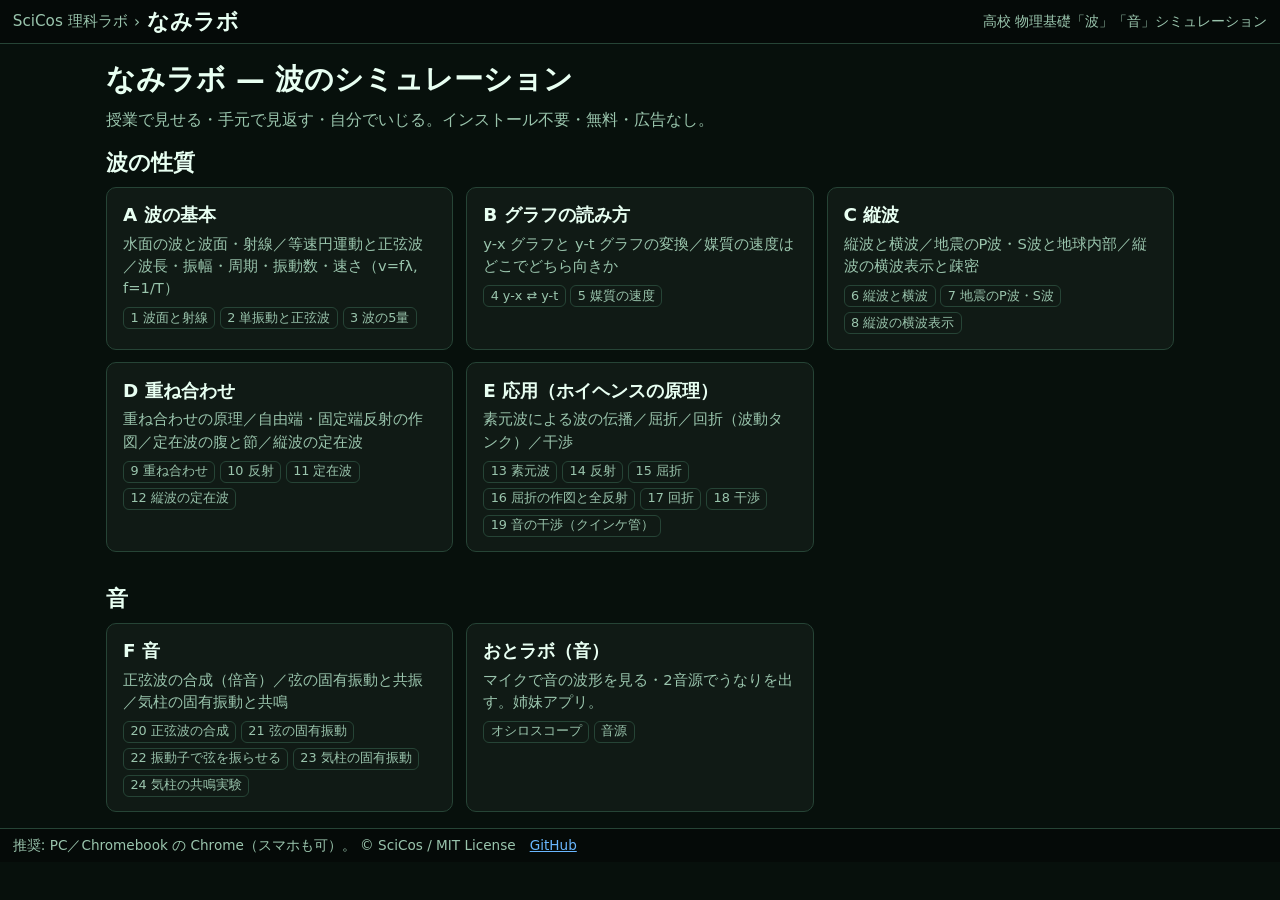
<file: index.html>
<!doctype html>
<html lang="ja">
<head>
<meta charset="utf-8">
<meta name="viewport" content="width=device-width, initial-scale=1">
<title>なみラボ - Nami Lab</title>
<link rel="stylesheet" href="common.css">
<script>(function(){var m=null;try{m=new URLSearchParams(location.search).get('mode')}catch(e){}if(m!=='proj'&&m!=='dark'){try{m=localStorage.getItem('nami.mode')}catch(e){}}document.documentElement.dataset.mode=(m==='proj')?'proj':'dark';})();</script>
<style>
  body{overflow:auto}
  h1{margin:0;font-size:clamp(1.3rem,3vw,1.8rem)}
  .hero{padding:1rem 1rem 0;max-width:1100px;margin:0 auto;width:100%}
  .hero p{color:var(--muted);margin:.4rem 0 0;line-height:1.6}
  .secH{margin:0 auto;padding:1rem 1rem 0;max-width:1100px;width:100%;font-size:clamp(1.1rem,2.4vw,1.35rem)}
  .secH + .cards{padding-top:.6rem}
</style>
</head>
<body>
  <header class="top">
    <div class="crumb"><a href="../scicos-lab/">SciCos 理科ラボ</a> › <span class="title">なみラボ</span></div>
    <span class="right">高校 物理基礎「波」「音」シミュレーション</span>
  </header>
  <div class="hero">
    <h1>なみラボ — 波のシミュレーション</h1>
    <p>授業で見せる・手元で見返す・自分でいじる。インストール不要・無料・広告なし。</p>
  </div>
  <h2 class="secH">波の性質</h2>
  <div class="cards">
    <a class="card" href="basic.html"><h2>A 波の基本</h2><p>水面の波と波面・射線／等速円運動と正弦波／波長・振幅・周期・振動数・速さ（v=fλ, f=1/T）</p>
      <div class="tabsList"><span>1 波面と射線</span><span>2 単振動と正弦波</span><span>3 波の5量</span></div></a>
    <a class="card" href="graph.html"><h2>B グラフの読み方</h2><p>y-x グラフと y-t グラフの変換／媒質の速度はどこでどちら向きか</p>
      <div class="tabsList"><span>4 y-x ⇄ y-t</span><span>5 媒質の速度</span></div></a>
    <a class="card" href="longitudinal.html"><h2>C 縦波</h2><p>縦波と横波／地震のP波・S波と地球内部／縦波の横波表示と疎密</p>
      <div class="tabsList"><span>6 縦波と横波</span><span>7 地震のP波・S波</span><span>8 縦波の横波表示</span></div></a>
    <a class="card" href="superpose.html"><h2>D 重ね合わせ</h2><p>重ね合わせの原理／自由端・固定端反射の作図／定在波の腹と節／縦波の定在波</p>
      <div class="tabsList"><span>9 重ね合わせ</span><span>10 反射</span><span>11 定在波</span><span>12 縦波の定在波</span></div></a>
    <a class="card" href="applied.html"><h2>E 応用（ホイヘンスの原理）</h2><p>素元波による波の伝播／屈折／回折（波動タンク）／干渉</p>
      <div class="tabsList"><span>13 素元波</span><span>14 反射</span><span>15 屈折</span><span>16 屈折の作図と全反射</span><span>17 回折</span><span>18 干渉</span><span>19 音の干渉（クインケ管）</span></div></a>
  </div>
  <h2 class="secH">音</h2>
  <div class="cards">
    <a class="card" href="sound.html"><h2>F 音</h2><p>正弦波の合成（倍音）／弦の固有振動と共振／気柱の固有振動と共鳴</p>
      <div class="tabsList"><span>20 正弦波の合成</span><span>21 弦の固有振動</span><span>22 振動子で弦を振らせる</span><span>23 気柱の固有振動</span><span>24 気柱の共鳴実験</span></div></a>
    <a class="card" href="https://torao-cos.github.io/oto-lab/"><h2>おとラボ（音）</h2><p>マイクで音の波形を見る・2音源でうなりを出す。姉妹アプリ。</p>
      <div class="tabsList"><span>オシロスコープ</span><span>音源</span></div></a>
  </div>
  <footer>推奨: PC／Chromebook の Chrome（スマホも可）。 © SciCos / MIT License　<a href="https://github.com/Torao-cos/nami-lab">GitHub</a></footer>
</body>
</html>
</file>
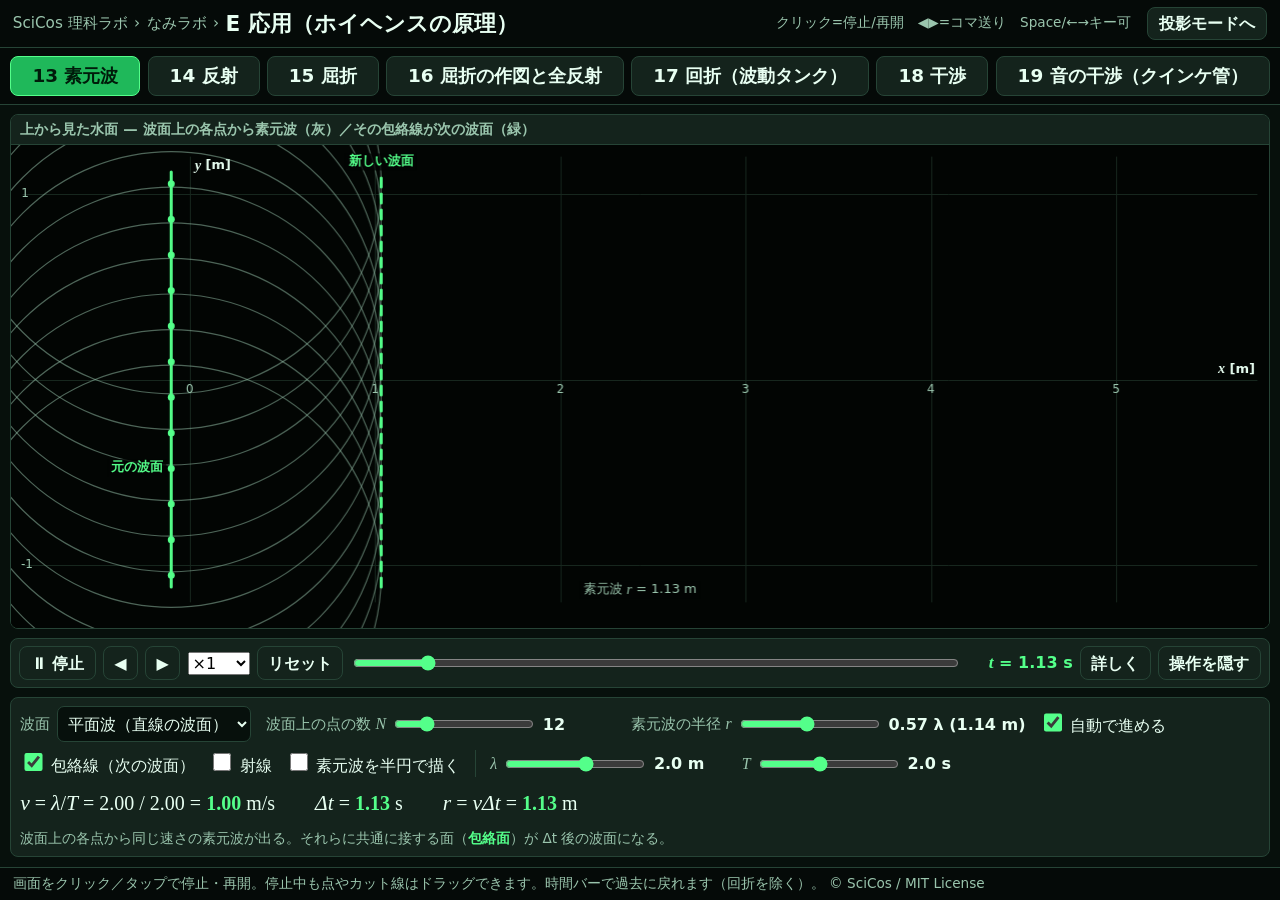
<file: applied.html>
<!doctype html><html lang="ja"><head><meta charset="utf-8">
<meta name="viewport" content="width=device-width, initial-scale=1, maximum-scale=1, user-scalable=no">
<title>E 応用（ホイヘンスの原理） - なみラボ</title>
<link rel="stylesheet" href="common.css">
<style>
  /* 局所補正（common.css は編集しない） */
  .controls .formula em{font-style:normal;color:var(--muted);font-size:.85em}
  .controls .formula .bad{color:var(--red);font-weight:700}
  .controls .note b{color:var(--green);font-weight:700}
  .timebar button[disabled]{opacity:.38;cursor:not-allowed}
  /* 干渉タブ: 上面図（広）＋ 点Pの y-t（細） */
  .stage.stageIF{grid-template-columns:2fr 1fr}
  /* 14 反射タブ: 現象（広）＋ 作図（壁に沿って縦長なので細くてよい） */
  .stage.stageRL{grid-template-columns:1.35fr 1fr}
  @media (max-width:760px){ .panel{min-height:300px} .stage.stageIF,.stage.stageRL{grid-template-columns:1fr} }
  /* 投影モード: 文字・線が 1.6 倍になるぶん操作パネルが高くなるので、図が最低限の高さを保てるようにする */
  html[data-mode=proj] .panel{min-height:345px}
  html[data-mode=proj] .panel canvas{min-height:295px}
  @media (max-width:760px){ html[data-mode=proj] .panel{min-height:260px} }
  /* 19 音の干渉（クインケ管）: 管の図（左・縦長）＋ B の y-t ＋ 振幅−d（右 2 段） */
  .stage.qk{grid-template-columns:minmax(0,1.45fr) minmax(0,1fr);grid-template-areas:"pipe rec" "pipe amp"}
  .stage.qk .panel.pipe{grid-area:pipe;min-height:560px}
  .stage.qk .panel.rec{grid-area:rec;min-height:272px}
  .stage.qk .panel.amp{grid-area:amp;min-height:272px}
  .stage.qk.hasMax{grid-template-areas:none}
  .stage.qk.hasMax .panel{grid-area:auto}
  .controls .ctlLabel.hdr{font-weight:900;color:var(--text)}
  .controls .note.reason{color:var(--text);opacity:.92;line-height:1.6;font-size:.9rem}
  .controls .note.reason b{font-weight:800}
  .controls .btnMini{padding:.35rem .6rem;font-size:.88rem}
  .controls .ro{display:flex;flex-wrap:wrap;gap:.25rem 1.1rem;flex-basis:100%;font-variant-numeric:tabular-nums}
  .controls .ro span{white-space:nowrap}
  .controls .ro b{color:var(--yellow)}
  .meter{display:inline-block;width:190px;max-width:48vw;height:1rem;border:1px solid var(--line);border-radius:5px;background:var(--bg);overflow:hidden;vertical-align:middle}
  .meter > div{height:100%;width:0;background:var(--green)}
  button.stopSnd{border-color:var(--red);color:var(--red);font-weight:800}
  html[data-mode=proj] .controls .note.reason{opacity:1;font-size:.95rem}
  html[data-mode=proj] .stage.qk .panel.pipe{min-height:640px}
  html[data-mode=proj] .stage.qk .panel.rec,html[data-mode=proj] .stage.qk .panel.amp{min-height:312px}
  html[data-mode=proj] .meter{border-width:2px;border-color:var(--text)}
  @media (max-width:760px){
    .stage.qk{grid-template-columns:1fr;grid-template-areas:"pipe" "rec" "amp"}
    .stage.qk .panel.pipe{min-height:430px}
    .stage.qk .panel.rec,.stage.qk .panel.amp{min-height:230px}
    html[data-mode=proj] .stage.qk .panel.pipe{min-height:470px}
    html[data-mode=proj] .stage.qk .panel.rec,html[data-mode=proj] .stage.qk .panel.amp{min-height:260px}
  }
  html[data-mode=proj] .stage.qk .panel canvas{min-height:160px}
</style>
</head><body>
<script src="common.js"></script>
<script>
(() => {
'use strict';
const { C, TAU, ui, fmt, clamp, hexA, PROJ, SC } = Nami;
const D2R = Math.PI / 180, R2D = 180 / Math.PI;

/* ===== 投影モード（白地・黒字・濃い色・太線・大きい文字）用の色 =====
   common.css / common.js は編集しない。ページ側で色を直書きしている所だけ、白地に映える色に差し替える。 */
const WALLC = PROJ ? '#4b554f' : '#8fd6b0';                                    // 壁・境界の線（投影＝濃い灰）
const WALLFILL = PROJ ? 'rgba(75,85,79,0.12)' : 'rgba(143,214,176,0.12)';      // 壁の向こう側の地色
const MED1BG = PROJ ? 'rgba(29,79,196,0.09)' : 'rgba(105,183,255,0.055)';      // 媒質1の地色
const MED2BG = PROJ ? 'rgba(106,31,181,0.10)' : 'rgba(199,146,255,0.075)';     // 媒質2の地色
const GA = (a, p) => hexA(C.guide, PROJ ? p : a);                              // 補助線の灰（白地では濃くする）
/* 濃淡塗り（波動タンク・干渉）: 投影＝白地に青（山）／赤（谷）・0 は白。手元＝黒地に緑／青の発光色。
   1ピクセルごとに呼ぶので Nami.C.shade を 256 段のテーブルに焼いておく。 */
const SHADE_N = 256;
const SHADE_LUT = (() => {
  const a = new Uint8Array(3 * (2 * SHADE_N + 1));
  for (let k = -SHADE_N; k <= SHADE_N; k++) { const c = C.shade(k / SHADE_N), o = 3 * (k + SHADE_N); a[o] = c[0]; a[o + 1] = c[1]; a[o + 2] = c[2]; }
  return a;
})();
function putShade(d, o, sv) {
  let k = (sv * SHADE_N) | 0; if (k > SHADE_N) k = SHADE_N; else if (k < -SHADE_N) k = -SHADE_N;
  const p = 3 * (k + SHADE_N); d[o] = SHADE_LUT[p]; d[o + 1] = SHADE_LUT[p + 1]; d[o + 2] = SHADE_LUT[p + 2];
}
const WALL_RGB = PROJ ? [148, 156, 150] : [124, 134, 128];    // 14 の壁（面が広いので中間の灰。白地で重くしない）
const BAR_RGB = PROJ ? [70, 78, 73] : [124, 134, 128];        // 17 の障壁（細い線なので濃い灰）

/* ===== 計測（fps）: window.__nami_debug ===== */
const DBG = (window.__nami_debug = { tab: '', fps: 0, frames: 0, grid: '', _n: 0, _t0: performance.now() });
function mark(id) {
  if (DBG.tab !== id) { DBG.tab = id; DBG._n = 0; DBG._t0 = performance.now(); }
  DBG.frames++; DBG._n++;
  const now = performance.now(), el = now - DBG._t0;
  if (el >= 500) { DBG.fps = Math.round(DBG._n * 1000 / el); DBG._n = 0; DBG._t0 = now; }
}

/* ===== 数学ヘルパ ===== */
const SN = 4096, ST = new Float32Array(SN);
for (let i = 0; i < SN; i++) ST[i] = Math.sin(TAU * i / SN);
const sinT = p => ST[((p * SN) | 0) & (SN - 1)];   // p は「回転数」単位

// 直線 nx*x+ny*y=c を矩形で切る → [[x,y],[x,y]] | null
function clipLine(nx, ny, c, r) {
  const cs = [[r.x0, r.y0], [r.x1, r.y0], [r.x1, r.y1], [r.x0, r.y1]], out = [];
  for (let k = 0; k < 4; k++) {
    const a = cs[k], b = cs[(k + 1) % 4];
    const fa = nx * a[0] + ny * a[1] - c, fb = nx * b[0] + ny * b[1] - c;
    if ((fa <= 0 && fb > 0) || (fa > 0 && fb <= 0)) {
      const t = fa / (fa - fb);
      out.push([a[0] + (b[0] - a[0]) * t, a[1] + (b[1] - a[1]) * t]);
    }
  }
  return out.length >= 2 ? [out[0], out[1]] : null;
}
// 平行な波面（山の線）を敷き詰める
function drawCrests(cv, nx, ny, lam, ph, rect, o) {
  let lo = 1e9, hi = -1e9;
  [[rect.x0, rect.y0], [rect.x1, rect.y0], [rect.x1, rect.y1], [rect.x0, rect.y1]].forEach(p => {
    const f = nx * p[0] + ny * p[1]; if (f < lo) lo = f; if (f > hi) hi = f;
  });
  const m0 = Math.ceil(ph - hi / lam), m1 = Math.floor(ph - lo / lam);
  if (m1 - m0 > 200) return;
  for (let m = m0; m <= m1; m++) {
    const seg = clipLine(nx, ny, lam * (ph - m), rect);
    if (seg) cv.line(seg[0][0], seg[0][1], seg[1][0], seg[1][1], o);
  }
}
// ワールド角 a0→a1 の円弧（ピクセル半径）
function arcPx(cv, x, y, rpx, a0, a1, o = {}) {
  const g = cv.ctx; g.save();
  g.strokeStyle = o.color || C.guide; g.lineWidth = o.width || 1.5; g.setLineDash(o.dash || []);
  g.beginPath(); g.arc(cv.px(x), cv.py(y), rpx, -a0, -a1, a1 > a0); g.stroke(); g.restore();
}
// HTML を使える注記（ui.note は textContent のため）
function note(parent, html) { const n = ui.note(parent, ''); n.innerHTML = html; return n; }
function fillRectPx(cv, X, Y, W, H, color) { const g = cv.ctx; g.save(); g.fillStyle = color; g.fillRect(X, Y, W, H); g.restore(); }

/* =========================================================
   E-13 素元波（ホイヘンスの原理）
   ========================================================= */
function buildHuygens(ctx) {
  const cv = ctx.canvas({ title: '上から見た水面 — 波面上の各点から素元波（灰）／その包絡線が次の波面（緑）' });
  const st = { mode: 'plane', N: 12, rq: 0.5, auto: true, env: true, ray: false, half: false, trail: true, lam: 2, T: 2 };

  ui.select(ctx.controls, {
    label: '波面', value: 'plane',
    options: [['plane', '平面波（直線の波面）'], ['sphere', '球面波（円弧の波面）']],
    onChange: v => st.mode = v
  });
  ui.slider(ctx.controls, { label: '波面上の点の数 N', min: 5, max: 40, step: 1, value: 12, digits: 0, onInput: v => st.N = v });
  const sR = ui.slider(ctx.controls, {
    label: '素元波の半径 r', min: 0, max: 1.2, step: 0.01, value: 0.5,
    fmt: x => fmt(x, 2) + ' λ (' + fmt(x * st.lam, 2) + ' m)',
    onInput: v => { st.rq = v; if (st.auto) { st.auto = false; tAuto.set(false, true); } }
  });
  const tAuto = ui.toggle(ctx.controls, { label: '自動で進める', checked: true, onChange: v => st.auto = v });
  ui.toggle(ctx.controls, { label: '包絡線（次の波面）', checked: true, onChange: v => st.env = v });
  ui.toggle(ctx.controls, { label: '射線', checked: false, onChange: v => st.ray = v });
  ui.toggle(ctx.controls, { label: '素元波を半円で描く', checked: false, onChange: v => st.half = v });
  ui.sep(ctx.controls);
  ui.slider(ctx.controls, { label: 'λ', min: 0.6, max: 3, step: 0.1, value: 2, unit: 'm', digits: 1, onInput: v => st.lam = v });
  ui.slider(ctx.controls, { label: 'T', min: 0.5, max: 4, step: 0.1, value: 2, unit: 's', digits: 1, onInput: v => st.T = v });
  const F = ui.formula(ctx.controls, '');
  note(ctx.controls, '波面上の各点から同じ速さの素元波が出る。それらに共通に接する面（<b>包絡面</b>）が Δt 後の波面になる。');
  ui.toggle(ctx.detail, { label: '通り過ぎた波面を残す', checked: true, onChange: v => st.trail = v });

  return {
    draw(t) {
      mark('huygens');
      const lam = st.lam, T = st.T, v = lam / T;
      cv.clear(); cv.setPad({ l: 12, r: 12, t: 12, b: 26 });
      const aspect = cv.iw / Math.max(1, cv.ih);
      const halfW = Math.max(3.2, 1.2 * aspect);
      cv.setViewIso(halfW - 0.9, 0, halfW);
      const V = cv.view;
      cv.axes({ xLabel: 'x [m]', yLabel: 'y [m]', grid: true, yAxis: false, xAxis: false, xStep: 1, yStep: 1 });

      const cyc0 = Math.floor(t / T), fr = t / T - cyc0;
      const rAuto = lam * fr;
      const r = st.auto ? rAuto : st.rq * lam;
      const dt = st.auto ? fr * T : (st.rq * lam) / v;
      const N = st.N | 0;
      const gray = GA(0.5, 0.85);

      if (st.mode === 'plane') {
        const xs = V.x0 + 0.8;
        const K = Math.max(1, Math.floor((V.x1 - 0.7 - xs) / lam));
        const cyc = st.auto ? (cyc0 % K) : 0;
        const x0 = xs + lam * cyc;
        const ySpan = V.y1 * 0.88;
        // 残像（すでに通った波面）
        if (st.trail) for (let c = 0; c < cyc; c++) cv.line(xs + lam * c, -ySpan, xs + lam * c, ySpan, { color: C.wave, width: 2, alpha: 0.22 });
        // 素元波
        if (r > 0.004) for (let k = 0; k < N; k++) {
          const y = N === 1 ? 0 : -ySpan + 2 * ySpan * k / (N - 1);
          cv.circle(x0, y, r, st.half ? { color: gray, width: 1.2, a0: -Math.PI / 2, a1: Math.PI / 2 } : { color: gray, width: 1.2 });
        }
        // 射線
        if (st.ray) { const stp = Math.max(1, Math.round(N / 7)); for (let k = 0; k < N; k += stp) { const y = N === 1 ? 0 : -ySpan + 2 * ySpan * k / (N - 1); cv.arrow(x0, y, x0 + Math.max(r, 0.35) + 0.45, y, { color: C.guide, width: 1.5, alpha: .8 }); } }
        // 元の波面／新しい波面
        cv.line(x0, -ySpan * 1.06, x0, ySpan * 1.06, { color: C.wave, width: 3 });
        for (let k = 0; k < N; k++) { const y = N === 1 ? 0 : -ySpan + 2 * ySpan * k / (N - 1); cv.dot(x0, y, 3.5, { color: C.wave }); }
        if (st.env && r > 0.004) {
          const solid = r > 0.93 * lam;
          cv.line(x0 + r, -ySpan * 1.06, x0 + r, ySpan * 1.06, { color: C.wave, width: 3, dash: solid ? [] : [9, 7] });
          cv.text('新しい波面', x0 + r, ySpan * 1.06, { dy: -10, color: C.wave, bold: true });
        }
        const labLeft = cv.px(x0) - cv.pad.l < 90;   // 画面左端に近いときは右側に出す
        cv.text('元の波面', x0, -ySpan * 0.45, { dx: labLeft ? 8 : -8, align: labLeft ? 'left' : 'right', color: C.wave, bold: true });
      } else {
        const S = { x: V.x0 + 0.55, y: 0 };
        const R0base = Math.max(0.9, lam * 0.7);
        const K = Math.max(1, Math.floor((V.x1 - 0.7 - S.x - R0base) / lam));
        const cyc = st.auto ? (cyc0 % K) : 0;
        const R0 = R0base + lam * cyc;
        // 円弧が画面の上下に収まる範囲にする
        const thMax = clamp(Math.asin(Math.min(1, V.y1 * 0.92 / R0)), 16 * D2R, 72 * D2R);
        if (st.trail) for (let c = 0; c < cyc; c++) {
          const Rc = R0base + lam * c, th = clamp(Math.asin(Math.min(1, V.y1 * 0.92 / Rc)), 16 * D2R, 72 * D2R);
          cv.circle(S.x, S.y, Rc, { color: C.wave, width: 2, alpha: .22, a0: -th, a1: th });
        }
        if (r > 0.004) for (let k = 0; k < N; k++) {
          const th = N === 1 ? 0 : -thMax + 2 * thMax * k / (N - 1);
          const px = S.x + R0 * Math.cos(th), py = S.y + R0 * Math.sin(th);
          cv.circle(px, py, r, st.half ? { color: gray, width: 1.2, a0: -th - Math.PI / 2, a1: -th + Math.PI / 2 } : { color: gray, width: 1.2 });
        }
        if (st.ray) { const stp = Math.max(1, Math.round(N / 7)); for (let k = 0; k < N; k += stp) { const th = N === 1 ? 0 : -thMax + 2 * thMax * k / (N - 1); const L = R0 + Math.max(r, .35) + .45; cv.arrow(S.x + R0 * Math.cos(th), S.y + R0 * Math.sin(th), S.x + L * Math.cos(th), S.y + L * Math.sin(th), { color: C.guide, width: 1.5, alpha: .8 }); } }
        cv.circle(S.x, S.y, R0, { color: C.wave, width: 3, a0: -thMax, a1: thMax });
        for (let k = 0; k < N; k++) { const th = N === 1 ? 0 : -thMax + 2 * thMax * k / (N - 1); cv.dot(S.x + R0 * Math.cos(th), S.y + R0 * Math.sin(th), 3.5, { color: C.wave }); }
        if (st.env && r > 0.004) {
          const solid = r > 0.93 * lam;
          cv.circle(S.x, S.y, R0 + r, { color: C.wave, width: 3, dash: solid ? [] : [9, 7], a0: -thMax, a1: thMax });
          cv.text('新しい波面', S.x + (R0 + r) * Math.cos(thMax * .55), S.y + (R0 + r) * Math.sin(thMax * .55), { dy: -12, color: C.wave, bold: true });
        }
        cv.dot(S.x, S.y, 6, { color: C.yellow, stroke: PROJ ? '#fff' : '#000' });
        cv.text('点波源', S.x, S.y, { dy: 16, color: C.yellow, bold: true });
        cv.text('元の波面', S.x + R0 * Math.cos(-thMax * .62), S.y + R0 * Math.sin(-thMax * .62), { dy: 14, color: C.wave, bold: true });
      }
      cv.text('素元波 r = ' + fmt(r, 2) + ' m', cv.view.x0 + (cv.view.x1 - cv.view.x0) * .5, cv.view.y0, { dy: -12, color: C.guide });
      cv.drawHandles();
      F.set('v = λ/T = ' + fmt(lam, 2) + ' / ' + fmt(T, 2) + ' = <b>' + fmt(lam / T, 2) + '</b> m/s　　'
        + 'Δt = <b>' + fmt(dt, 2) + '</b> s　　r = vΔt = <b>' + fmt(r, 2) + '</b> m');
      if (st.auto) { const q = r / lam; if (Math.abs(sR.get() - q) > 0.005) sR.set(Math.min(1.2, q), true); }
    },
    period: () => st.T
  };
}

/* =========================================================
   2次元 波動タンク（FDTD）共通部 — 14 反射・15 屈折で使う
   格子座標: x は右向き・y は下向き（画像と同じ）。u は変位。
   cfg: media(cA,nx,ny) … クーラン数（セル/ステップ）を書く／wall(wall,nx,ny) … 変位0のセルに1
        inject(un,nx,ny,phase,amp,wall) … 波源（毎ステップ un に書き込む。phase は回転数）
        Tst()→波源の周期[ステップ]／rate()→1秒あたりのステップ数／gain()→明るさ
   ========================================================= */
function createTank(cv, cfg) {
  const BUDGET = cfg.budget || 26000, MAXX = cfg.maxX || 250, MAXY = cfg.maxY || 190;
  let nx = 0, ny = 0, u = null, up, un, cA, sig, wall, off, offg, img;
  let step = 0, acc = 0, phase = 0, warmTo = 0, lvl = 0, absL = 15;

  function alloc(_nx, _ny) {
    nx = _nx; ny = _ny; const n = nx * ny;
    u = new Float32Array(n); up = new Float32Array(n); un = new Float32Array(n);
    cA = new Float32Array(n); sig = new Float32Array(n);
    wall = new Uint8Array(n);
    off = document.createElement('canvas'); off.width = nx; off.height = ny;
    offg = off.getContext('2d'); img = offg.createImageData(nx, ny);
    const dd = img.data; for (let k = 0; k < n; k++) dd[4 * k + 3] = 255;
    step = 0; acc = 0; phase = 0;
    rebuild(); setWarm();
  }
  // 起動・リセット直後だけ早送りして画面を波で満たす（周期の整数倍だけ進めるので位相はずれない）
  function setWarm() { warmTo = cfg.warmSteps ? step + Math.ceil(Math.min(4000, cfg.warmSteps()) / Math.max(6, cfg.Tst())) * Math.max(6, cfg.Tst()) : 0; }
  function rebuild() {
    if (!cA) return;
    // 吸収層（端で反射させない）。厚みは λ に合わせる（長い波は薄い層では吸えない）
    const L = absL = clamp(Math.round(cfg.absorb ? cfg.absorb(nx, ny) : 15), 12, Math.round(Math.min(nx, ny) * 0.22));
    for (let j = 0; j < ny; j++) for (let i = 0; i < nx; i++) {
      const dist = Math.min(i, j, nx - 1 - i, ny - 1 - j);
      sig[j * nx + i] = dist >= L ? 0 : 0.14 * Math.pow((L - dist) / L, 2);
    }
    cA.fill(0.5); if (cfg.media) cfg.media(cA, nx, ny);
    wall.fill(0); if (cfg.wall) cfg.wall(wall, nx, ny);
    for (let k = 0, n = nx * ny; k < n; k++) if (wall[k]) { u[k] = 0; up[k] = 0; un[k] = 0; }
  }
  function clearField() { if (u) { u.fill(0); up.fill(0); un.fill(0); } step = 0; acc = 0; phase = 0; lvl = 0; setWarm(); }
  function inject(Tst) { cfg.inject(un, nx, ny, phase, Math.min(1, step / (2 * Tst)), wall, absL + 4); }
  function advance(n) {
    if (!u) return;
    const Tst = Math.max(6, cfg.Tst());
    // 弱い減衰（1波長進むごとに約 LOSS の割合で弱まる）。波源の線は戻ってきた波を跳ね返すので、
    // 全反射のように波が閉じ込められる条件で振幅が無限に育つのを防ぐ。格子や速さによらない量にしてある。
    const loss = (cfg.loss == null ? 0.05 : cfg.loss) / Tst;
    for (let s = 0; s < n; s++) {
      for (let j = 1; j < ny - 1; j++) {
        const row = j * nx;
        for (let i = 1; i < nx - 1; i++) {
          const k = row + i;
          if (wall[k]) { un[k] = 0; continue; }
          const c = cA[k];
          const lap = u[k + 1] + u[k - 1] + u[k + nx] + u[k - nx] - 4 * u[k];
          const sg = sig[k] * (c * 2) + loss;
          un[k] = (2 * u[k] - (1 - sg) * up[k] + c * c * lap) / (1 + sg);
        }
      }
      for (let i = 0; i < nx; i++) { un[i] = 0; un[(ny - 1) * nx + i] = 0; }
      for (let j = 0; j < ny; j++) { un[j * nx] = 0; un[j * nx + nx - 1] = 0; }
      phase += 1 / Tst;
      inject(Tst);
      const tmp = up; up = u; u = un; un = tmp;
      step++;
    }
  }
  function render() {
    // 明るさは画面の実効振幅（rms）で自動調整する（全反射などで振幅が大きく変わっても見え方を保つ）。
    let s2 = 0, c2 = 0;
    for (let j = 16; j < ny - 16; j += 2) { const row = j * nx; for (let i = 16; i < nx - 16; i += 2) { const v = u[row + i]; s2 += v * v; c2++; } }
    const rms = Math.sqrt(s2 / Math.max(1, c2));
    lvl = lvl > 0 ? lvl * 0.93 + rms * 0.07 : Math.max(rms, 1e-3);
    const d = img.data, gg = cfg.gain() * 1.7 / Math.max(lvl, 1e-3);
    for (let k = 0, n = nx * ny; k < n; k++) {
      const o = 4 * k;
      if (wall[k]) { d[o] = WALL_RGB[0]; d[o + 1] = WALL_RGB[1]; d[o + 2] = WALL_RGB[2]; continue; }
      let v = u[k] * gg; if (v > 1) v = 1; else if (v < -1) v = -1;
      const m = PROJ ? Math.abs(v) : v * v;   // 弱いところは淡く（全反射で媒質2がぼんやり見えるのを防ぐ）
      if (PROJ) putShade(d, o, v >= 0 ? m : -m);
      else if (v >= 0) { d[o] = 84 * m; d[o + 1] = 255 * m; d[o + 2] = 138 * m; }
      else { d[o] = 60 * m; d[o + 1] = 130 * m; d[o + 2] = 255 * m; }
    }
    offg.putImageData(img, 0, 0);
  }
  function draw(dt, running) {
    cv.setPad({ l: 8, r: 8, t: 8, b: 8 });
    const aspect = cv.iw / Math.max(1, cv.ih);
    const wantX = clamp(Math.round(Math.sqrt(BUDGET * aspect)), 90, MAXX);
    const wantY = clamp(Math.round(BUDGET / wantX), 70, MAXY);
    if (Math.abs(wantX - nx) > 4 || Math.abs(wantY - ny) > 4) alloc(wantX, wantY);
    if (running && step < warmTo) advance(Math.min(16, warmTo - step));
    else if (running && dt > 0) { acc += dt * cfg.rate(); let n = Math.floor(acc); acc -= n; if (n > 24) n = 24; if (n > 0) advance(n); }
    cv.clear(); render();
    const g = cv.ctx; g.save(); g.imageSmoothingEnabled = true;
    g.drawImage(off, cv.pad.l, cv.pad.t, cv.iw, cv.ih); g.restore();
  }
  /* 検証用 */
  function lamRow(j, i0, i1) {   // 行 j の [i0,i1) で零交差の間隔から λ（セル）を測る
    if (!u) return NaN;
    const xs = []; let prev = u[(j | 0) * nx + (i0 | 0)];
    for (let i = (i0 | 0) + 1; i < (i1 | 0); i++) {
      const v = u[(j | 0) * nx + i];
      if (prev !== 0 && v !== 0 && ((prev < 0) !== (v < 0))) xs.push(i - 1 + Math.abs(prev) / (Math.abs(prev) + Math.abs(v)));
      prev = v;
    }
    return xs.length >= 3 ? 2 * (xs[xs.length - 1] - xs[0]) / (xs.length - 1) : NaN;
  }
  function rms(i0, i1, j0, j1) {
    if (!u) return 0;
    let s = 0, c = 0;
    for (let j = j0 | 0; j < (j1 | 0); j++) for (let i = i0 | 0; i < (i1 | 0); i++) { const v = u[j * nx + i]; s += v * v; c++; }
    return Math.sqrt(s / Math.max(1, c));
  }
  return {
    draw, rebuild, advance, lamRow, rms, clear: clearField, warm: setWarm,
    get nx() { return nx; }, get ny() { return ny; }, get step() { return step; }
  };
}

/* 斜めの平面波の波源: 波が入ってくる側の1辺（列または行）に、位置に比例してずらした位相を書き込む。
   辺いっぱいに書くので、波面が画面の端から端まで届く平面波になる。(dgx,dgy)＝進む向き（格子座標・単位）。 */
function injectEdgePlane(un, nx, ny, phase, amp, dgx, dgy, lamCells, wall, margin, edge) {
  const m = margin || 16, lam = Math.max(4, lamCells);
  if (edge === 'col' || (edge !== 'row' && Math.abs(dgx) >= Math.abs(dgy))) {
    const x = dgx > 0 ? m : nx - 1 - m;
    for (let y = 1; y < ny - 1; y++) { const k = y * nx + x; if (!wall[k]) un[k] = amp * sinT(phase - y * dgy / lam); }
  } else {
    const y = dgy > 0 ? m : ny - 1 - m;
    for (let x = 1; x < nx - 1; x++) { const k = y * nx + x; if (!wall[k]) un[k] = amp * sinT(phase - x * dgx / lam); }
  }
}

// 凸多角形を半平面 n·p ≥ c で切る（壁の向こう側を塗るのに使う）
function clipPoly(pts, nx, ny, c) {
  const out = [];
  for (let k = 0; k < pts.length; k++) {
    const a = pts[k], b = pts[(k + 1) % pts.length];
    const fa = nx * a[0] + ny * a[1] - c, fb = nx * b[0] + ny * b[1] - c;
    if (fa >= 0) out.push(a);
    if ((fa >= 0) !== (fb >= 0)) { const s = fa / (fa - fb); out.push([a[0] + (b[0] - a[0]) * s, a[1] + (b[1] - a[1]) * s]); }
  }
  return out;
}

/* =========================================================
   E-14 反射 — 左＝隊列モデル（現象）／右＝素元波の作図（i = r）
   壁座標系: p＝壁の法線方向（p ＜ 0 が媒質側）、q＝壁に沿う方向
   ========================================================= */
function buildReflect(ctx) {
  ctx.layout('2'); ctx.stage.classList.add('stageRL');
  const T_DRAFT = '作図（素元波）— 壁上の各点から出た素元波の包絡線が反射波面';
  const T_TANK = '壁つき波動タンク（数値計算）— 壁は変位 0。反射が現象として出る';
  const cvA = ctx.canvas({ title: '隊列モデル — 壁に着いた点から順に、壁に垂直な速度成分だけが反転する' });
  const cvB = ctx.canvas({ title: T_DRAFT });
  const st = { i: 40, wall: 0, lam: 2, T: 2, dots: true, ray: true, wavelet: true, env: true, len: true, sweep: false, tank: false, gain: 1 };
  const SWEEP_MAX = 85, SWEEP_P = 16, TST = 40;   // タンク: λ = 0.5 × 40 = 20 セル

  const sI = ui.slider(ctx.controls, {
    label: '入射角 i', min: 0, max: SWEEP_MAX, step: 1, value: 40, digits: 0, unit: '°',
    onInput: v => { st.i = v; if (st.sweep) { st.sweep = false; tSweep.set(false, true); } reTank(); }
  });
  const sW = ui.slider(ctx.controls, {
    label: '壁の角度', min: -40, max: 40, step: 1, value: 0,
    fmt: x => (Math.abs(x) < 0.5 ? '垂直' : (x > 0 ? '+' : '') + fmt(x, 0) + '°'),
    onInput: v => { st.wall = v; reTank(); }
  });
  const tSweep = ui.toggle(ctx.controls, { label: '入射角を自動で動かす（0°→85°→0°）', checked: false, onChange: v => st.sweep = v });
  ui.sep(ctx.controls);
  ui.toggle(ctx.controls, { label: '波面上の点（隊列）', checked: true, onChange: v => st.dots = v });
  ui.toggle(ctx.controls, { label: '射線・法線・角', checked: true, onChange: v => st.ray = v });
  ui.toggle(ctx.controls, { label: '素元波（右の作図）', checked: true, onChange: v => st.wavelet = v });
  ui.toggle(ctx.controls, { label: '包絡線（反射波面）', checked: true, onChange: v => st.env = v });
  ui.toggle(ctx.controls, { label: "作図の長さ BB′・AA″", checked: true, onChange: v => st.len = v });
  ui.sep(ctx.controls);
  ui.slider(ctx.controls, { label: 'λ', min: 0.6, max: 3, step: 0.1, value: 2, unit: 'm', digits: 1, onInput: v => st.lam = v });
  ui.slider(ctx.controls, { label: 'T', min: 0.5, max: 4, step: 0.1, value: 2, unit: 's', digits: 1, onInput: v => st.T = v });
  ui.legend(ctx.controls, [[C.wave1, '青＝入射波面'], [C.wave2, '赤＝反射波面']]);
  const F = ui.formula(ctx.controls, '');
  note(ctx.controls, '右の作図：壁上の各点から出る素元波の半径＝<b>その点に波面が着いてからの時間 × v</b>（A が最大、B′ は 0）。');
  ui.slider(ctx.detail, { label: 'タンクの明るさ', min: 0.3, max: 3, step: 0.1, value: 1, digits: 1, onInput: v => st.gain = v });
  const tTank = ui.toggle(ctx.detail, { label: '右の画面を「壁つき波動タンク（数値計算）」にする', checked: false, onChange: setTankMode });

  const reTank = () => { tank.rebuild(); if (st.tank) tank.warm(); };

  /* ---------- 幾何 ---------- */
  function geo() {
    const a = st.wall * D2R, i = st.i * D2R;
    return {
      a, i, si: Math.sin(i), ci: Math.cos(i),
      n: { x: Math.cos(a), y: Math.sin(a) }, w: { x: -Math.sin(a), y: Math.cos(a) },
      v: st.lam / st.T, lam: st.lam, T: st.T
    };
  }
  const toW = (g, p, q) => ({ x: p * g.n.x + q * g.w.x, y: p * g.n.y + q * g.w.y });
  const dirs = g => ({
    d: toW(g, g.ci, g.si), d2: toW(g, -g.ci, g.si),      // 進む向き（入射／反射）
    u: toW(g, -g.si, g.ci), u2: toW(g, g.si, g.ci)       // 波面の向き（入射／反射）
  });

  // 壁の角度ハンドル（左の画面）
  cvA.addHandle({
    get: () => { const g = geo(); return toW(g, 0, hLen()); },
    set: (x, y) => { const a = clamp(Math.atan2(-x, y) * R2D, -40, 40); st.wall = a; sW.set(a, true); reTank(); },
    color: C.yellow, r: 24, size: 8
  });
  let hLenV = 1.5;
  function hLen() { return hLenV; }

  /* ---------- 左：隊列モデル ---------- */
  function drawMarch(t) {
    cvA.clear(); cvA.setPad({ l: 10, r: 10, t: 10, b: 22 });
    const g = geo(), D = dirs(g);
    const halfW = clamp(3.4 * g.lam, 2.4, 14);
    cvA.setViewIso(-0.56 * halfW, 0, halfW);
    const V = cvA.view, rect = { x0: V.x0, x1: V.x1, y0: V.y0, y1: V.y1 };
    hLenV = Math.min(V.y1 * 0.62, halfW * 0.55);
    cvA.axes({ grid: true, xStep: 1, yStep: 1, xAxis: false, yAxis: false, xTicks: false, yTicks: false });
    const corners = [[V.x0, V.y0], [V.x1, V.y0], [V.x1, V.y1], [V.x0, V.y1]];
    // 壁の向こう側
    const poly = clipPoly(corners, g.n.x, g.n.y, 0);
    if (poly.length >= 3) cvA.plotPts(poly, { close: true, fill: WALLFILL, color: 'none' });
    let qLo = 1e9, qHi = -1e9;
    corners.forEach(c => { const q = c[0] * g.w.x + c[1] * g.w.y; if (q < qLo) qLo = q; if (q > qHi) qHi = q; });
    const diag = Math.hypot(V.x1 - V.x0, V.y1 - V.y0);
    const sp = (V.x1 - V.x0) / 17;
    const oI = { color: C.wave1, width: 2.6 }, oR = { color: C.wave2, width: 2.6 };

    function arm(K, dir, nrm, sign, o, color, sStar) {
      const seg = clipLine(nrm.x, nrm.y, nrm.x * K.x + nrm.y * K.y, rect);
      if (!seg) return;
      let a = (seg[0][0] - K.x) * dir.x + (seg[0][1] - K.y) * dir.y;
      let b = (seg[1][0] - K.x) * dir.x + (seg[1][1] - K.y) * dir.y;
      if (a > b) { const c = a; a = b; b = c; }
      if (sign > 0) a = Math.max(a, 0); else b = Math.min(b, 0);
      if (b <= a) return;
      cvA.line(K.x + dir.x * a, K.y + dir.y * a, K.x + dir.x * b, K.y + dir.y * b, o);
      if (!st.dots) return;
      let j0 = Math.ceil((sStar + a) / sp), j1 = Math.floor((sStar + b) / sp);
      if (j1 - j0 > 40) j1 = j0 + 40;
      for (let j = j0; j <= j1; j++) { const s = j * sp - sStar; cvA.dot(K.x + dir.x * s, K.y + dir.y * s, 3.2, { color }); }
    }

    cvA.clip(() => {
      if (g.si < 5e-3) {
        // 垂直入射：どの点も同時に壁に着くので、列は曲がらずそのまま折り返す
        const base = t / g.T;
        for (let m = Math.ceil(base - diag / g.lam) - 1; m <= base + diag / g.lam + 1; m++) {
          const L = g.v * (t - m * g.T); if (Math.abs(L) > diag) continue;
          const p = -Math.abs(L), K = toW(g, p, 0);
          arm(K, D.u, D.d, 1, L < 0 ? oI : oR, L < 0 ? C.wave1 : C.wave2, 0);
          arm(K, D.u, D.d, -1, L < 0 ? oI : oR, L < 0 ? C.wave1 : C.wave2, 0);
        }
      } else {
        const tanI = g.si / g.ci;
        const lMin = Math.min(qLo * g.si, 0) - diag, lMax = Math.max(qHi * g.si, 0) + diag;
        let m0 = Math.ceil(t / g.T - lMax / g.lam), m1 = Math.floor(t / g.T - lMin / g.lam);
        if (m1 - m0 > 44) m1 = m0 + 44;
        for (let m = m0; m <= m1; m++) {
          const L = g.v * (t - m * g.T);            // 原点から波面までの進み（負＝まだ手前）
          const K = toW(g, 0, L / g.si), sStar = L / tanI;
          arm(K, D.u, D.d, 1, oI, C.wave1, sStar);
          arm(K, D.u2, D.d2, -1, oR, C.wave2, sStar);
        }
      }
      // 射線・法線・角
      if (st.ray) {
        const gd = GA(.75, .9), Lr = diag * 0.34;
        for (let k = 1; k <= 5; k++) {
          const q = qLo + (qHi - qLo) * k / 6, P = toW(g, 0, q);
          cvA.arrow(P.x - D.d.x * Lr, P.y - D.d.y * Lr, P.x, P.y, { color: gd, width: 1.4, dash: [6, 5], head: 8 });
          cvA.arrow(P.x, P.y, P.x + D.d2.x * Lr, P.y + D.d2.y * Lr, { color: gd, width: 1.4, dash: [6, 5], head: 8 });
        }
        const P = toW(g, 0, qLo + (qHi - qLo) * 0.5);
        const nIn = toW(g, -1, 0);
        cvA.line(P.x, P.y, P.x + nIn.x * Lr * 0.9, P.y + nIn.y * Lr * 0.9, { color: C.muted, width: 1.4, dash: [6, 6] });
        if (g.si >= 0.03) {
          const aN = Math.atan2(nIn.y, nIn.x);
          const ai = angBetween(nIn, { x: -D.d.x, y: -D.d.y }), ar = angBetween(nIn, D.d2);
          arcPx(cvA, P.x, P.y, 40 * SC, aN, aN + ai, { color: C.wave1 });
          arcPx(cvA, P.x, P.y, 52 * SC, aN, aN + ar, { color: C.wave2 });
          const mid1 = rotv(nIn, ai / 2), mid2 = rotv(nIn, ar / 2);
          cvA.textPx('i = ' + fmt(st.i, 0) + '°', cvA.px(P.x) + 56 * SC * mid1.x, cvA.py(P.y) - 56 * SC * mid1.y, { color: C.wave1, bold: true });
          cvA.textPx('r = ' + fmt(st.i, 0) + '°', cvA.px(P.x) + 70 * SC * mid2.x, cvA.py(P.y) - 70 * SC * mid2.y, { color: C.wave2, bold: true });
        }
      }
    });
    // 壁
    const seg = clipLine(g.n.x, g.n.y, 0, rect);
    if (seg) cvA.line(seg[0][0], seg[0][1], seg[1][0], seg[1][1], { color: WALLC, width: 3 });
    cvA.textPx('壁', cvA.px(toW(g, 0, qLo).x), cvA.py(toW(g, 0, qLo).y), { dy: -14 * SC, dx: -6, align: 'right', color: WALLC, bold: true });
    cvA.textPx('方眼 1目盛り = 1 m', cvA.pad.l + 6, cvA.pad.t + cvA.ih - 8, { align: 'left', color: C.muted, size: 11 });
    cvA.drawHandles();
  }
  function angBetween(a, b) { return Math.acos(clamp(a.x * b.x + a.y * b.y, -1, 1)) * Math.sign(a.x * b.y - a.y * b.x || 1); }
  function rotv(v, a) { const c = Math.cos(a), s = Math.sin(a); return { x: v.x * c - v.y * s, y: v.x * s + v.y * c }; }

  /* ---------- 右：素元波の作図 ---------- */
  function draft() {   // 作図の中身を数値で返す（検証用にも使う）
    const g = geo(), D = dirs(g);
    const L = 2 * g.lam;                       // AB′（壁に沿う長さ）
    const arrival = q => q * g.si / g.v;       // 壁の点 q に入射波面が着く時刻（A が t=0）
    const dt = arrival(L);                     // Δt（A が着いてから B′ に着くまで）
    const BB = g.v * dt;                       // BB′（B が媒質中を進む距離）
    const RA = g.v * (dt - arrival(0));        // AA″（A から出た素元波の半径）
    return { g, D, L, dt, BB, RA, radius: q => g.v * (dt - arrival(q)) };
  }
  function drawDraft(t) {
    cvB.clear(); cvB.setPad({ l: 10, r: 10, t: 10, b: 22 });
    const F0 = draft(), g = F0.g, D = F0.D, L = F0.L;
    // 図の要素（壁座標）→ 世界座標で外接箱を求め、画面に収まるように置く
    const A = [0, 0], Bp = [0, L];
    const B = [-g.ci * g.si * L, g.ci * g.ci * L], A2 = [-g.si * g.ci * L, g.si * g.si * L];
    const pad = 0.55 * L;
    const pts = [A, Bp, B, A2, [-0.62 * L, 0], [-0.62 * L, L]];
    const wpts = pts.map(p => toW(g, p[0], p[1]));
    wpts.push({ x: -D.d.x * pad, y: -D.d.y * pad });                       // 入射射線の始点
    wpts.push({ x: D.d2.x * pad, y: D.d2.y * pad });                       // 反射射線の終点
    let x0 = 1e9, x1 = -1e9, y0 = 1e9, y1 = -1e9;
    wpts.forEach(p => { x0 = Math.min(x0, p.x); x1 = Math.max(x1, p.x); y0 = Math.min(y0, p.y); y1 = Math.max(y1, p.y); });
    const aspect = cvB.iw / Math.max(1, cvB.ih);
    const halfW = 1.1 * Math.max((x1 - x0) / 2, (y1 - y0) / 2 * aspect);
    cvB.setViewIso((x0 + x1) / 2, (y0 + y1) / 2, halfW);
    const V = cvB.view, rect = { x0: V.x0, x1: V.x1, y0: V.y0, y1: V.y1 };
    const corners = [[V.x0, V.y0], [V.x1, V.y0], [V.x1, V.y1], [V.x0, V.y1]];
    const poly = clipPoly(corners, g.n.x, g.n.y, 0);
    if (poly.length >= 3) cvB.plotPts(poly, { close: true, fill: WALLFILL, color: 'none' });
    const W = (p, q) => toW(g, p, q);
    const Aw = W(0, 0), Bpw = W(0, L), Bw = W(B[0], B[1]), A2w = W(A2[0], A2[1]);
    // ピクセル方向（等方ビュー）— ラベルのずらし量を壁座標で指定する
    const Np = { x: g.n.x, y: -g.n.y }, Wp = { x: g.w.x, y: -g.w.y };
    const lab = (a, b) => ({ dx: a * Np.x + b * Wp.x, dy: a * Np.y + b * Wp.y });
    const degen = g.si < 0.03;

    // 壁
    const seg = clipLine(g.n.x, g.n.y, 0, rect);
    if (seg) cvB.line(seg[0][0], seg[0][1], seg[1][0], seg[1][1], { color: WALLC, width: 3 });

    if (degen) {
      cvB.text('入射角 0°（垂直入射）', (V.x0 + V.x1) / 2, V.y0 + (V.y1 - V.y0) * 0.24, { color: C.muted, bold: true, size: 15 });
      
    } else {
      // 素元波（壁の各点から出た円の、媒質側の半分）
      if (st.wavelet) {
        const aw = Math.atan2(g.w.y, g.w.x);
        for (let k = 0; k <= 6; k++) {
          const q = L * k / 6, R = F0.radius(q), P = W(0, q);
          if (R > 0.004) cvB.circle(P.x, P.y, R, { color: GA(0.6, 0.85), width: 1.3, a0: aw, a1: aw + Math.PI });
          cvB.dot(P.x, P.y, 3.2, { color: C.guide });
        }
      }
      // 入射波面 AB ／ 反射波面 B′A″
      cvB.line(Aw.x, Aw.y, Bw.x, Bw.y, { color: C.wave1, width: 3 });
      if (st.env) {
        const ex = 0.22 * L;
        cvB.line(Bpw.x, Bpw.y, A2w.x - D.u2.x * ex, A2w.y - D.u2.y * ex, { color: C.wave2, width: 3 });
        const lm = lab(-6 * SC, -16 * SC), Ew = { x: A2w.x - D.u2.x * ex * 0.85, y: A2w.y - D.u2.y * ex * 0.85 };
        if (!PROJ) cvB.text('反射波面', Ew.x, Ew.y, { dx: lm.dx, dy: lm.dy, align: 'right', color: C.wave2, bold: true });
      }
      // 長さ（BB′＝青・AA″＝赤・AB′＝灰破線）
      if (st.len) {
        cvB.line(Aw.x, Aw.y, Bpw.x, Bpw.y, { color: hexA(C.muted, .85), width: 1.5, dash: [6, 5] });
        const lm0 = lab(12 * SC, 0);
        cvB.text(PROJ ? "AB′" : "AB′ = " + fmt(L, 2) + ' m', (Aw.x + Bpw.x) / 2, (Aw.y + Bpw.y) / 2, { dx: lm0.dx, dy: lm0.dy, color: C.muted, bold: PROJ });
        cvB.line(Bw.x, Bw.y, Bpw.x, Bpw.y, { color: C.wave1, width: 4.5, alpha: .95 });
        const lm1 = lab(-8 * SC, 14 * SC);
        cvB.text(PROJ ? "BB′" : "BB′ = vΔt = " + fmt(F0.BB, 2) + ' m', (Bw.x + Bpw.x) / 2, (Bw.y + Bpw.y) / 2, { dx: lm1.dx, dy: lm1.dy, align: 'left', color: C.wave1, bold: true });
        cvB.line(Aw.x, Aw.y, A2w.x, A2w.y, { color: C.wave2, width: 4.5, alpha: .95 });
        const lm2 = lab(PROJ ? -16 * SC : -20, PROJ ? -10 * SC : -6), q2 = PROJ ? 0.55 : 0.8;
        cvB.text(PROJ ? 'AA″' : 'AA″ = vΔt = ' + fmt(F0.RA, 2) + ' m', Aw.x + (A2w.x - Aw.x) * q2, Aw.y + (A2w.y - Aw.y) * q2, { dx: lm2.dx, dy: lm2.dy, align: 'right', color: C.wave2, bold: true });
        rightAngle(cvB, Bw, Aw, Bpw);
        rightAngle(cvB, A2w, Aw, Bpw);
      }
      // 点と名前
      cvB.dot(Aw.x, Aw.y, 4.5, { color: C.text }); cvB.dot(Bw.x, Bw.y, 4.5, { color: C.wave1 });
      cvB.dot(Bpw.x, Bpw.y, 4.5, { color: C.wave1 }); cvB.dot(A2w.x, A2w.y, 4.5, { color: C.wave2 });
      const la = lab(10 * SC, -12 * SC), lb = lab(-10 * SC, -10 * SC), lbp = lab(12 * SC, 10 * SC), la2 = lab(-12 * SC, -12 * SC);
      cvB.text('A', Aw.x, Aw.y, { dx: la.dx, dy: la.dy, color: C.text, bold: true });
      cvB.text('B', Bw.x, Bw.y, { dx: lb.dx, dy: lb.dy, color: C.wave1, bold: true });
      cvB.text("B′", Bpw.x, Bpw.y, { dx: lbp.dx, dy: lbp.dy, color: C.wave1, bold: true });
      cvB.text('A″', A2w.x, A2w.y, { dx: la2.dx, dy: la2.dy, color: C.wave2, bold: true });
      // 射線・法線・角
      if (st.ray) {
        const nIn = W(-1, 0), Lp = 0.55 * L;
        cvB.line(Aw.x, Aw.y, Aw.x + nIn.x * Lp, Aw.y + nIn.y * Lp, { color: C.muted, width: 1.4, dash: [6, 6] });
        cvB.arrow(Aw.x - D.d.x * Lp, Aw.y - D.d.y * Lp, Aw.x, Aw.y, { color: C.wave1, width: 2.5 });
        cvB.arrow(Aw.x, Aw.y, Aw.x + D.d2.x * Lp, Aw.y + D.d2.y * Lp, { color: C.wave2, width: 2.5 });
        const aN = Math.atan2(nIn.y, nIn.x);
        const ai = angBetween(nIn, { x: -D.d.x, y: -D.d.y }), ar = angBetween(nIn, D.d2);
        arcPx(cvB, Aw.x, Aw.y, 34 * SC, aN, aN + ai, { color: C.wave1 });
        arcPx(cvB, Aw.x, Aw.y, 46 * SC, aN, aN + ar, { color: C.wave2 });
        const m1 = rotv(nIn, ai / 2), m2 = rotv(nIn, ar / 2);
        if (!PROJ) {   // 投影: 文字が 1.6 倍になると A″ まわりで重なるので弧だけにする（角の値は左の画面と下の読み出しに出ている）
          cvB.textPx('i = ' + fmt(st.i, 0) + '°', cvB.px(Aw.x) + 50 * m1.x, cvB.py(Aw.y) - 50 * m1.y, { color: C.wave1, bold: true });
          cvB.textPx('r = ' + fmt(st.i, 0) + '°', cvB.px(Aw.x) + 72 * m2.x, cvB.py(Aw.y) - 72 * m2.y, { color: C.wave2, bold: true });
        }
      }
    }
    cvB.axes({ grid: true, xStep: 1, yStep: 1, xAxis: false, yAxis: false, xTicks: false, yTicks: false });
    cvB.textPx('方眼 1目盛り = 1 m', cvB.pad.l + 6, cvB.pad.t + cvB.ih - 8, { align: 'left', color: C.muted, size: 11 });
  }
  function rightAngle(cv, P, Q, R) {   // P での直角（PQ・PR 方向に小さな四角）
    const n1 = norm({ x: Q.x - P.x, y: Q.y - P.y }), n2 = norm({ x: R.x - P.x, y: R.y - P.y });
    const s = 9 / cv.sx;
    const a = { x: P.x + n1.x * s, y: P.y + n1.y * s }, b = { x: P.x + n2.x * s, y: P.y + n2.y * s };
    cv.plotPts([[a.x, a.y], [a.x + n2.x * s, a.y + n2.y * s], [b.x, b.y]], { color: hexA(C.muted, .9), width: 1.3 });
  }
  function norm(v) { const L = Math.hypot(v.x, v.y) || 1; return { x: v.x / L, y: v.y / L }; }

  /* ---------- 右：壁つき波動タンク（詳しく） ---------- */
  const tank = createTank(cvB, {
    budget: 64000, maxX: 420, maxY: 260,
    wall: (wl, nx, ny) => {
      const g = geo(), O = { x: nx * 0.74, y: ny * 0.5 };
      const ngx = g.n.x, ngy = -g.n.y;
      for (let j = 0; j < ny; j++) for (let i = 0; i < nx; i++) if ((i - O.x) * ngx + (j - O.y) * ngy >= 0) wl[j * nx + i] = 1;
    },
    inject: (un, nx, ny, phase, amp, wall, m) => {
      const g = geo();
      const dgx = g.ci * g.n.x + g.si * g.w.x, dgy = -(g.ci * g.n.y + g.si * g.w.y);
      injectEdgePlane(un, nx, ny, phase, amp, dgx, dgy, 0.5 * TST, wall, m);
    },
    warmSteps: () => 2.4 * Math.max(tank.nx, tank.ny || 160) / 0.5,
    absorb: () => 0.62 * TST / 2,
    Tst: () => TST, rate: () => TST / st.T, gain: () => st.gain
  });
  function drawTank(dt, running) {
    tank.draw(dt, running);
    cvB.textPx('壁（変位 0）　入射角 i = ' + fmt(st.i, 0) + '°　壁の角度 ' + (Math.abs(st.wall) < 0.5 ? '垂直' : fmt(st.wall, 0) + '°'),
      cvB.pad.l + 8, cvB.pad.t + 12 * SC, { align: 'left', color: C.text, size: 12 });
    cvB.textPx(PROJ
      ? 'λ = ' + (TST / 2) + ' セル　T = ' + TST + ' ステップ ＝ ' + fmt(st.T, 1) + ' s'
      : 'λ = ' + (TST / 2) + ' セル（1 m = ' + fmt(TST / 2 / st.lam, 1) + ' セル）　波源の周期 ' + TST + ' ステップ ＝ T = ' + fmt(st.T, 1) + ' s　格子 ' + tank.nx + '×' + tank.ny,
      cvB.pad.l + 8, cvB.pad.t + 30 * SC, { align: 'left', color: C.muted, size: 12 });
  }
  function setTankMode(on) {
    st.tank = on;
    cvB.setTitle(on ? T_TANK : T_DRAFT);
    const sim = ctx.sim;
    sim.stepBack.disabled = on;
    sim.stepBack.title = on ? '波動タンクの表示中は時間を戻せません' : '1コマ戻す（←）';
    if (sim.range) { sim.range.disabled = on; sim.range.title = on ? '波動タンクの表示中は時間を戻せません' : '時間（停止中にドラッグで過去へ戻れる）'; }
    if (on) tank.rebuild();
  }

  return {
    draw(t, dt, running) {
      mark('reflect');
      if (st.sweep) {
        const q = (t / SWEEP_P) - Math.floor(t / SWEEP_P);
        const iNow = Math.round(SWEEP_MAX * (q < 0.5 ? 2 * q : 2 * (1 - q)));
        if (iNow !== st.i) { st.i = iNow; sI.set(iNow, true); if (st.tank) tank.rebuild(); }   // スイープ中は早送りしない（毎秒変わるため）
      }
      drawMarch(t);
      if (st.tank) drawTank(dt, running); else drawDraft(t);
      const F0 = draft(), g = F0.g;
      if (g.si < 0.03) {
        F.set('v = λ/T = ' + fmt(g.lam, 2) + ' / ' + fmt(g.T, 2) + ' = <b>' + fmt(g.v, 2) + '</b> m/s'
          + '<br>入射角 0°：Δt = 0 なので BB′ = AA″ = 0。');
      } else {
        F.set('v = λ/T = ' + fmt(g.lam, 2) + ' / ' + fmt(g.T, 2) + ' = <b>' + fmt(g.v, 2) + '</b> m/s'
          + "　Δt（B が B′ に着くまで）= BB′/v = <b>" + fmt(F0.dt, 2) + '</b> s'
          + "<br>BB′ = v·Δt = " + fmt(g.v, 2) + ' × ' + fmt(F0.dt, 2) + ' = <b>' + fmt(F0.BB, 2) + '</b> m　＝　AA″ = v·Δt = <b>' + fmt(F0.RA, 2) + '</b> m'
          + '　<em>（A は B より Δt だけ早く壁に着いたので、その分だけ素元波が広がっている）</em>'
          + "<br>直角三角形 ABB′ と B′A″A：AB′ = " + fmt(F0.L, 2) + ' m が共通・BB′ = AA″・∠B = ∠A″ = 90° → 合同'
          + '　→　<b>i = r = ' + fmt(st.i, 1) + '</b>°');
      }
      DBG.reflGeom = () => { const g2 = geo(); return { i: st.i, wall: st.wall, lam: st.lam, T: st.T, v: g2.v, tank: st.tank }; };
      DBG.reflPos = (m, s, tt) => {   // 隊列モデルの点（波面 m・波面に沿う位置 s）の時刻 tt での世界座標
        const g2 = geo(), D2 = dirs(g2), tHit = m * g2.T + s * (g2.si / g2.ci) / g2.v;
        if (tt < tHit) { const L = g2.v * (tt - m * g2.T); return { x: s * D2.u.x + L * D2.d.x, y: s * D2.u.y + L * D2.d.y, hit: false }; }
        const P = toW(g2, 0, s / g2.ci), e = g2.v * (tt - tHit);
        return { x: P.x + e * D2.d2.x, y: P.y + e * D2.d2.y, hit: true };
      };
      DBG.reflDraft = () => {         // 作図の検証量（包絡線は B′ から A の素元波への接線として独立に求める）
        const f = draft(), gg = f.g, L = f.L;
        const phi = Math.asin(clamp(f.RA / L, -1, 1));               // B′→A から接線までの角
        const tx = -Math.sin(phi), ty = -Math.cos(phi);               // 接線の向き（壁座標）
        const nlx = -ty, nly = tx;                                    // 接線の法線（壁座標・単位）
        const c = nlx * 0 + nly * L;                                  // 接線: n·X = c （B′=(0,L) を通る）
        let maxErr = 0;
        for (let k = 0; k <= 12; k++) { const q = L * k / 12; maxErr = Math.max(maxErr, Math.abs(Math.abs(nlx * 0 + nly * q - c) - f.radius(q))); }
        const px = -nlx, py = -nly;                                   // 媒質側を向く進行方向
        const r = Math.acos(clamp(-(px * 1 + py * 0), -1, 1)) * R2D;   // 法線 (−1,0) との角
        return { i: st.i, r, ABp: L, BBp: f.BB, AAp: f.RA, dt: f.dt, v: gg.v, maxTangentErr: maxErr };
      };
      DBG.reflTank = () => ({ nx: tank.nx, ny: tank.ny, step: tank.step, lam: TST / 2, on: st.tank,
        e: tank.rms(tank.nx * 0.12, tank.nx * 0.66, tank.ny * 0.2, tank.ny * 0.8) });
    },
    get canStepBack() { return !st.tank; },
    onStep(dir) { if (dir > 0 && st.tank) tank.advance(4); },
    onReset() { tank.clear(); },
    period: () => st.T
  };
}

/* =========================================================
   E-15 屈折（現象）— 左＝隊列モデル／右＝二媒質の波動タンク（λ・v・T を同調）
   ========================================================= */
function buildRefract(ctx) {
  ctx.layout('2');
  const cvA = ctx.canvas({ title: '隊列モデル — 境界に着いた点から順に速さが変わる' });
  const cvB = ctx.canvas({ title: '二媒質の波動タンク（数値計算）— 同じ λ・T・入射角で解いたもの' });
  const st = { v1: 1.5, v2: 1.0, i: 50, T: 2, dots: true, ray: false, gain: 1 };
  const CELL_MIN = 16;   // 遅い側の λ を最低このセル数にする（数値分散を抑える）

  const reTank = () => { tank.rebuild(); tank.warm(); };   // 条件を変えたら早送りして新しい定常状態にする
  ui.slider(ctx.controls, { label: '媒質1の速さ v₁', min: 0.5, max: 2, step: 0.05, value: 1.5, unit: 'm/s', onInput: v => { st.v1 = v; reTank(); } });
  ui.slider(ctx.controls, { label: '媒質2の速さ v₂', min: 0.5, max: 2, step: 0.05, value: 1.0, unit: 'm/s', onInput: v => { st.v2 = v; reTank(); } });
  ui.slider(ctx.controls, { label: '入射角 i', min: 0, max: 80, step: 1, value: 50, digits: 0, unit: '°', onInput: v => { st.i = v; reTank(); } });
  ui.sep(ctx.controls);
  ui.toggle(ctx.controls, { label: '波面上の点（隊列）', checked: true, onChange: v => st.dots = v });
  ui.toggle(ctx.controls, { label: '射線（点が通る道すじ）', checked: false, onChange: v => st.ray = v });
  ui.slider(ctx.controls, { label: 'T（周期）', min: 0.5, max: 4, step: 0.1, value: 2, unit: 's', digits: 1, onInput: v => { st.T = v; reTank(); } });
  const F = ui.formula(ctx.controls, '');
  note(ctx.controls, '作図の手順（素元波から屈折波面をつくる）は「16 屈折の作図と全反射」タブ。');
  ui.slider(ctx.detail, { label: 'タンクの明るさ', min: 0.3, max: 3, step: 0.1, value: 1, digits: 1, onInput: v => st.gain = v });

  /* ---------- 共通の幾何 ---------- */
  function geom() {
    const i = st.i * D2R, si = Math.sin(i), ci = Math.cos(i);
    const v1 = st.v1, v2 = st.v2, T = st.T;
    const s = (v2 / v1) * si, total = s > 1;
    const rr = total ? 0 : Math.asin(clamp(s, -1, 1));
    return { i, si, ci, v1, v2, T, sr: Math.sin(rr), cr: Math.cos(rr), rr, total, lam1: v1 * T, lam2: v2 * T };
  }
  // 1 m あたりのセル数 N（縦に速い側の λ が 5.5 個入る大きさ。ただし遅い側の λ は CELL_MIN セル以上）
  function cellsPerM() {
    const g = geom(), lamFast = Math.max(g.lam1, g.lam2), lamSlow = Math.min(g.lam1, g.lam2);
    const ny = tank.ny || 160;
    return Math.max(ny / (5.5 * lamFast), CELL_MIN / lamSlow);
  }
  function TstOf() { const g = geom(); return Math.max(12, Math.round(2 * cellsPerM() * Math.max(g.lam1, g.lam2))); }
  // 境界を x=xc で横切るレイ上の、波面 m の点の時刻 tt における位置
  function march(xc, m, tt, g) {
    const tc = g.T * m + xc * g.si / g.v1;   // この点が境界に着く時刻
    const d = tc - tt;
    if (d > 0) return { x: xc - g.si * g.v1 * d, y: g.ci * g.v1 * d, med: 1 };
    if (g.total) return null;                 // 全反射：屈折波なし
    const e = -d;
    return { x: xc + g.sr * g.v2 * e, y: -g.cr * g.v2 * e, med: 2 };
  }

  /* ---------- 左：隊列モデル ---------- */
  function drawMarch(t) {
    cvA.clear(); cvA.setPad({ l: 10, r: 10, t: 10, b: 22 });
    const halfW = (tank.nx || 160) / (2 * cellsPerM());   // タンクと同じ横幅［m］
    cvA.setViewIso(0, 0, halfW);
    const V = cvA.view, g = geom();
    fillRectPx(cvA, cvA.pad.l, cvA.py(V.y1), cvA.iw, cvA.py(0) - cvA.py(V.y1), MED1BG);
    fillRectPx(cvA, cvA.pad.l, cvA.py(0), cvA.iw, cvA.py(V.y0) - cvA.py(0), MED2BG);

    // 点の間隔: 波面が画面を横切る長さ（弦）を 15 等分 → どの入射角でも 1 列 15〜30 点になる
    const chord = Math.min((V.x1 - V.x0) / Math.max(g.ci, 0.05), (V.y1 - V.y0) / Math.max(g.si, 0.05));
    const spacing = chord / 15;
    const dxc = spacing / clamp(g.ci, 0.45, 1);
    const o1 = { color: C.wave1, width: 2.4 }, o2 = { color: C.wave, width: 2.4 };

    cvA.clip(() => {
      if (g.si < 1e-3) {
        // 垂直入射：波面は境界に平行なまま（列は曲がらない）
        const base = t / g.T;
        for (let m = Math.ceil(base); m <= base + V.y1 / g.lam1 + 1; m++) {
          const y = g.lam1 * (m - base); if (y <= 0 || y > V.y1) continue;
          cvA.line(V.x0, y, V.x1, y, o1);
          if (st.dots) for (let x = Math.ceil(V.x0 / dxc) * dxc; x <= V.x1; x += dxc) cvA.dot(x, y, 3.2, { color: C.wave1 });
        }
        if (!g.total) for (let m = Math.floor(base); m >= base + V.y0 / g.lam2 - 1; m--) {
          const y = g.lam2 * (m - base); if (y >= 0 || y < V.y0) continue;
          cvA.line(V.x0, y, V.x1, y, o2);
          if (st.dots) for (let x = Math.ceil(V.x0 / dxc) * dxc; x <= V.x1; x += dxc) cvA.dot(x, y, 3.2, { color: C.wave });
        }
      } else {
        // 斜め入射：波面ごとに「境界をちょうど今横切るレイ」x_k を求め、両腕を描く
        const EX = clamp(V.y1 * Math.tan(g.i) + (-V.y0) * (g.total ? 0 : g.sr / Math.max(g.cr, 0.08)) + 1, 1, 24);
        const xcLo = V.x0 - EX, xcHi = V.x1 + EX;
        let m0 = Math.ceil(t / g.T - xcHi * g.si / g.lam1), m1 = Math.floor(t / g.T - xcLo * g.si / g.lam1);
        if (m1 - m0 > 40) m1 = m0 + 40;
        for (let m = m0; m <= m1; m++) {
          const xk = (t - g.T * m) * g.v1 / g.si;              // ちょうど今、境界に着くレイ
          const ci2 = Math.max(g.ci * g.ci, 1e-4), cr2 = Math.max(g.cr * g.cr, 1e-4);
          // 媒質1側の腕：xc ∈ [xk + a1min, xk + a1]
          const a1 = Math.max(0, Math.min(V.y1 / (g.ci * g.si), (V.x1 - xk) / ci2));
          const a1min = Math.max(0, (V.x0 - xk) / ci2);
          if (a1 > 0) {
            const p0 = march(xk, m, t, g), p1 = march(xk + a1, m, t, g);
            if (p0 && p1) cvA.line(p0.x, p0.y, p1.x, p1.y, o1);
            if (st.dots && a1 > a1min) {
              let j0 = Math.ceil((xk + a1min) / dxc), j1 = Math.floor((xk + a1) / dxc);
              if (j1 - j0 > 80) j1 = j0 + 80;
              for (let j = j0; j <= j1; j++) { const p = march(j * dxc, m, t, g); if (p) cvA.dot(p.x, p.y, 3.2, { color: C.wave1 }); }
            }
          }
          // 媒質2側の腕：xc ∈ [xk − a2, xk − a2min]
          if (!g.total) {
            const a2 = Math.max(0, Math.min(-V.y0 * g.v1 / (g.cr * g.v2 * g.si), (xk - V.x0) / cr2));
            const a2min = Math.max(0, (xk - V.x1) / cr2);
            if (a2 > 0) {
              const q0 = march(xk - a2, m, t, g), q1 = march(xk, m, t, g);
              if (q0 && q1) cvA.line(q0.x, q0.y, q1.x, q1.y, o2);
              if (st.dots && a2 > a2min) {
                let j0 = Math.ceil((xk - a2) / dxc), j1 = Math.floor((xk - a2min) / dxc);
                if (j1 - j0 > 80) j1 = j0 + 80;
                for (let j = j0; j <= j1; j++) { const p = march(j * dxc, m, t, g); if (p) cvA.dot(p.x, p.y, 3.2, { color: C.wave }); }
              }
            }
          }
        }
      }
      // 射線（点が通る道すじ）
      if (st.ray) {
        const gd = GA(.75, .9);
        for (let k = 1; k <= 5; k++) {
          const xc = V.x0 + (V.x1 - V.x0) * k / 6;
          const L1 = V.y1 / Math.max(g.ci, .05);
          cvA.arrow(xc - g.si * L1, g.ci * L1, xc, 0, { color: gd, width: 1.4, dash: [6, 5], head: 8 });
          if (!g.total) { const L2 = -V.y0 / Math.max(g.cr, .05); cvA.arrow(xc, 0, xc + g.sr * L2, -g.cr * L2, { color: gd, width: 1.4, dash: [6, 5], head: 8 }); }
        }
      }
    });

    cvA.line(V.x0, 0, V.x1, 0, { color: WALLC, width: 2.5 });
    cvA.axes({ xLabel: 'x [m]', grid: false, xAxis: false, yAxis: false, xTicks: false, yTicks: false });
    cvA.text('媒質1　v₁ = ' + fmt(g.v1, 2) + ' m/s　λ₁ = v₁T = ' + fmt(g.lam1, 2) + ' m', V.x0 + 0.02 * (V.x1 - V.x0), V.y1, { dy: 14 * SC, align: 'left', color: C.wave1, bold: true });
    cvA.text('媒質2　v₂ = ' + fmt(g.v2, 2) + ' m/s' + (g.total ? '' : '　λ₂ = v₂T = ' + fmt(g.lam2, 2) + ' m'), V.x0 + 0.02 * (V.x1 - V.x0), V.y0, { dy: -12 * SC, align: 'left', color: C.dens, bold: true });
    if (g.total) cvA.text('屈折波なし（全反射）', 0, V.y0 * 0.5, { color: C.wave2, bold: true, size: 16 });
    if (g.si < 1e-3) cvA.text('入射角 0°', 0, V.y1 * 0.55, { color: C.muted, size: 13 });
  }

  /* ---------- 右：二媒質の波動タンク ---------- */
  const tank = createTank(cvB, {
    media: (cA, nx, ny) => {
      const jb = ny >> 1, vmax = Math.max(st.v1, st.v2);
      const c1 = 0.5 * st.v1 / vmax, c2 = 0.5 * st.v2 / vmax;
      for (let j = 0; j < ny; j++) { const c = j < jb ? c1 : c2; for (let i = 0; i < nx; i++) cA[j * nx + i] = c; }
    },
    inject: (un, nx, ny, phase, amp, wall, m) => {   // 上の辺から斜めに入射する平面波（吸収層の内側から）
      const i = st.i * D2R, vmax = Math.max(st.v1, st.v2);
      const Tst = TstOf(), lam1c = (0.5 * st.v1 / vmax) * Tst;
      injectEdgePlane(un, nx, ny, phase, amp, Math.sin(i), Math.cos(i), lam1c, wall, m, 'row');
    },
    warmSteps: () => {   // 画面が波で満たされるまでの目安（起動・リセット直後は早送りする）
      const g = geom(), vmax = Math.max(st.v1, st.v2), ny = tank.ny || 160;
      const c1 = 0.5 * st.v1 / vmax, c2 = 0.5 * st.v2 / vmax;
      return ny / (c1 * Math.max(g.ci, 0.25)) + 0.5 * ny / (c2 * Math.max(g.cr, 0.25));
    },
    budget: 64000, maxX: 420, maxY: 260,
    absorb: () => 0.62 * Math.max(st.v1, st.v2) * st.T * cellsPerM(),   // λ（長い方）の 0.6 倍ほど
    Tst: TstOf, rate: () => TstOf() / st.T, gain: () => st.gain
  });
  function drawTank(dt, running) {
    tank.draw(dt, running);
    const g = geom(), N = cellsPerM(), nx = tank.nx, ny = tank.ny;
    const yb = cvB.pad.t + cvB.ih * ((ny >> 1) / ny);
    cvB.linePx(cvB.pad.l, yb, cvB.pad.l + cvB.iw, yb, { color: WALLC, width: 2 });
    cvB.textPx('媒質1　λ₁ = ' + fmt(g.lam1, 2) + ' m = ' + fmt(N * g.lam1, 0) + ' セル', cvB.pad.l + 8, cvB.pad.t + 12 * SC, { align: 'left', color: C.wave1, bold: true, size: 12 });
    cvB.textPx('媒質2　λ₂ = ' + fmt(g.lam2, 2) + ' m = ' + fmt(N * g.lam2, 0) + ' セル', cvB.pad.l + 8, yb + 14 * SC, { align: 'left', color: C.dens, bold: true, size: 12 });
    // 投影では文字が大きく、上の λ₁ ラベルと重なるので、短くして下の余白に置く
    if (PROJ) cvB.textPx('1 m = ' + fmt(N, 1) + ' セル　格子 ' + nx + '×' + ny, cvB.pad.l + cvB.iw - 8, cvB.pad.t + cvB.ih - 12 * SC, { align: 'right', color: C.muted, size: 12 });
    else cvB.textPx('1 m = ' + fmt(N, 1) + ' セル　波源の周期 ' + TstOf() + ' ステップ ＝ T = ' + fmt(st.T, 1) + ' s　格子 ' + nx + '×' + ny,
      cvB.pad.l + cvB.iw - 8, cvB.pad.t + (cvB.iw < 420 ? 30 : 12), { align: 'right', color: C.muted, size: 12 });
  }

  return {
    draw(t, dt, running) {
      mark('refract');
      const g = geom();
      drawTank(dt, running);   // 先に格子を確保（左の縮尺がタンクに合う）
      drawMarch(t);
      DBG.march = (xc, m, tt) => march(xc, m, tt, geom());
      DBG.geom = geom;
      DBG.refractSync = () => {
        const gg = geom(), N = cellsPerM(), nx = tank.nx, ny = tank.ny, jb = ny >> 1;
        return {
          N, nx, ny, Tst: TstOf(), step: tank.step,
          lam1m: gg.lam1, lam2m: gg.lam2, lam1cell: N * gg.lam1, lam2cell: N * gg.lam2,
          halfW: nx / (2 * N), i: st.i, r: gg.rr * R2D,
          lamX1: tank.lamRow(Math.round(jb - ny * 0.22), nx * 0.12, nx * 0.92),   // 境界に沿う見かけの波長（媒質1）
          lamX2: tank.lamRow(Math.round(jb + ny * 0.22), nx * 0.12, nx * 0.92)    // 同（媒質2）
        };
      };
      DBG.probeRF = () => {
        const nx = tank.nx, ny = tank.ny, jb = ny >> 1;
        return {
          med1: tank.rms(nx * 0.25, nx * 0.65, jb - ny * 0.28, jb - ny * 0.05),
          med2: tank.rms(nx * 0.3, nx * 0.9, jb + ny * 0.09, jb + ny * 0.32),
          nx, ny, step: tank.step, Tst: TstOf()
        };
      };
      F.set('v₁ = ' + fmt(g.v1, 2) + ' m/s　v₂ = ' + fmt(g.v2, 2) + ' m/s　T = ' + fmt(g.T, 1) + ' s　→　λ₁ = v₁T = <b>' + fmt(g.lam1, 2) + '</b> m　λ₂ = v₂T = <b>' + fmt(g.lam2, 2) + '</b> m'
        + '<br>i = ' + fmt(st.i, 0) + '°　sin r = (v₂/v₁) sin i = ' + fmt(g.v2 / g.v1, 3) + ' × ' + fmt(g.si, 3) + ' = ' + fmt((g.v2 / g.v1) * g.si, 3)
        + (g.total
          ? '　＞ 1　→　<span class="bad">屈折波なし</span>'
          : '　→　r = <b>' + fmt(g.rr * R2D, 1) + '</b>°'));
    },
    canStepBack: false,
    onReset() { tank.clear(); },
    onStep(dir) { if (dir > 0) tank.advance(Math.max(2, Math.round(TstOf() / 12))); },
    period: () => st.T
  };
}

/* =========================================================
   E-16 屈折の作図と全反射
   ========================================================= */
function buildRefract2(ctx) {
  const cv = ctx.canvas({ title: '屈折の作図 — 境界上の各点から出た素元波（媒質2）の包絡線が屈折波面' });
  const st = { v1: 1.5, v2: 1.0, i: 50, n: 6, wavelet: true, env: true, ray: true, anim: true, len: true, sweep: false, T: 2 };
  const SWEEP_MAX = 85, SWEEP_P = 16;   // i を 0°→85°→0° と 16 秒周期で往復させる

  ui.slider(ctx.controls, { label: '媒質1の速さ v₁', min: 0.5, max: 2, step: 0.05, value: 1.5, unit: 'm/s', onInput: v => st.v1 = v });
  ui.slider(ctx.controls, { label: '媒質2の速さ v₂', min: 0.5, max: 2, step: 0.05, value: 1.0, unit: 'm/s', onInput: v => st.v2 = v });
  const sI = ui.slider(ctx.controls, { label: '入射角 i', min: 0, max: SWEEP_MAX, step: 1, value: 50, digits: 0, unit: '°', onInput: v => { st.i = v; if (st.sweep) { st.sweep = false; tSweep.set(false, true); } } });
  const tSweep = ui.toggle(ctx.controls, { label: '入射角を自動で動かす（0°→85°→0°）', checked: false, onChange: v => st.sweep = v });
  ui.sep(ctx.controls);
  ui.toggle(ctx.controls, { label: '素元波', checked: true, onChange: v => st.wavelet = v });
  ui.toggle(ctx.controls, { label: '包絡線（屈折波面）', checked: true, onChange: v => st.env = v });
  ui.toggle(ctx.controls, { label: '射線・法線・角', checked: true, onChange: v => st.ray = v });
  ui.toggle(ctx.controls, { label: "作図の長さ BB′・AT", checked: true, onChange: v => st.len = v });
  ui.toggle(ctx.controls, { label: '波面アニメーション', checked: true, onChange: v => st.anim = v });
  const F = ui.formula(ctx.controls, '');
  note(ctx.controls, "Δt＝B が B′ に着くまでの時間。その間に <b>B は BB′ = v₁Δt 進み</b>、<b>A からの素元波は半径 AT = v₂Δt に広がる</b>。斜辺 AB′ が共通なので sin i / sin r = v₁/v₂。");
  ui.slider(ctx.detail, { label: '素元波の数', min: 4, max: 8, step: 1, value: 6, digits: 0, onInput: v => st.n = v });
  ui.slider(ctx.detail, { label: 'T（周期）', min: 0.5, max: 4, step: 0.1, value: 2, unit: 's', digits: 1, onInput: v => st.T = v });
  note(ctx.controls, '<b>臨界角</b>：(v₂/v₁) sin i = 1 になる入射角。それより大きい角で屈折波が出ないのが<b>全反射</b>（発展：物理基礎の範囲外）。');

  // ジオメトリ（draw で更新）
  const G = { D: 3, A: { x: -1.5, y: 0 }, hlen: 1.5 };
  cv.addHandle({
    get: () => {
      const i = st.i * D2R;
      return { x: G.A.x - Math.sin(i) * G.hlen, y: G.A.y + Math.cos(i) * G.hlen };
    },
    set: (x, y) => {
      const dx = x - G.A.x, dy = y - G.A.y;
      if (dy <= 0.02) return;
      const a = clamp(Math.atan2(-dx, dy) * R2D, 0, 80);
      st.i = a; sI.set(a, true);
    },
    color: C.yellow, r: 24, size: 8
  });

  return {
    draw(t) {
      mark('refract2');
      if (st.sweep) {   // i を時間の関数として 0°→85°→0° と往復させる（連続に変わる＝全反射になる瞬間が見える）
        const q = (t / SWEEP_P) - Math.floor(t / SWEEP_P);
        const iNow = Math.round(SWEEP_MAX * (q < 0.5 ? 2 * q : 2 * (1 - q)));
        if (iNow !== st.i) { st.i = iNow; sI.set(iNow, true); }
      }
      cv.clear(); cv.setPad({ l: 12, r: 12, t: 12, b: 26 });
      const aspect = cv.iw / Math.max(1, cv.ih);
      const halfW = Math.max(3.4, 2.25 * aspect);
      cv.setViewIso(0, 0, halfW);
      const V = cv.view;
      const D = G.D = clamp(halfW * 0.62, 1.8, 3.6);
      const A = G.A = { x: -D / 2, y: 0 }, Bp = { x: D / 2, y: 0 };
      G.hlen = Math.min(V.y1 * 0.9, D * 0.75);

      // 媒質の背景
      fillRectPx(cv, cv.pad.l, cv.py(V.y1), cv.iw, cv.py(0) - cv.py(V.y1), MED1BG);
      fillRectPx(cv, cv.pad.l, cv.py(0), cv.iw, cv.py(V.y0) - cv.py(0), MED2BG);

      const i = st.i * D2R, si = Math.sin(i), ci = Math.cos(i);
      const v1 = st.v1, v2 = st.v2, T = st.T, lam1 = v1 * T, lam2 = v2 * T;
      const sr = (v2 / v1) * si;
      const total = sr > 1;
      const rr = total ? 0 : Math.asin(clamp(sr, -1, 1));
      const d1 = { x: si, y: -ci }, u1 = { x: ci, y: si };
      const d2 = { x: Math.sin(rr), y: -Math.cos(rr) }, u2 = { x: Math.cos(rr), y: Math.sin(rr) };

      // 波面アニメーション
      if (st.anim) {
        const ph = t / T;
        cv.clip(() => {
          drawCrests(cv, d1.x, d1.y, lam1, ph, { x0: V.x0, x1: V.x1, y0: 0, y1: V.y1 }, { color: C.wave1, width: 1.6, alpha: .45 });
          if (!total) drawCrests(cv, d2.x, d2.y, lam2, ph, { x0: V.x0, x1: V.x1, y0: V.y0, y1: 0 }, { color: C.wave, width: 1.6, alpha: .45 });
        });
      }

      // 境界
      cv.line(V.x0, 0, V.x1, 0, { color: WALLC, width: 2.5 });
      cv.text('媒質1　v₁ = ' + fmt(v1, 2) + ' m/s　λ₁ = ' + fmt(lam1, 2) + ' m', V.x0 + 0.15, V.y1, { dy: 14 * SC, align: 'left', color: C.wave1, bold: true });
      cv.text('媒質2　v₂ = ' + fmt(v2, 2) + ' m/s' + (total ? '' : '　λ₂ = ' + fmt(lam2, 2) + ' m'), V.x0 + 0.15, V.y0 * 0.62, { align: 'left', color: C.dens, bold: true });

      // 作図の途中量: 入射波面の端 B が境界の B′ に着くまでの時間 Δt と、その間の BB′・AT
      const BBp = D * si;                    // BB′ = v₁Δt（媒質1で端 B が進む距離）
      const Tt = BBp / v1;                   // Δt（B→B′ の所要時間）
      const AT = total ? 0 : D * Math.sin(rr); // AT = v₂Δt（同じ Δt に A から出た素元波の半径）
      const degen = si < 0.03;
      if (!degen) {
        const B = { x: A.x + u1.x * D * ci, y: A.y + u1.y * D * ci };
        // 素元波（媒質2側の半円）
        if (st.wavelet && !total) {
          const n = st.n | 0;
          for (let k = 0; k < n; k++) {
            const s = D * k / (n - 1), P = { x: A.x + s, y: 0 }, R = Math.sin(rr) * (D - s);
            if (R > 0.004) cv.circle(P.x, P.y, R, { color: GA(0.55, 0.8), width: 1.2, a0: 0, a1: Math.PI });
            cv.dot(P.x, 0, 3.5, { color: C.guide });
          }
        }
        // 入射波面（A→B、およびB'を通る位置）
        cv.line(A.x, A.y, B.x, B.y, { color: C.wave1, width: 3 });
        cv.text('A', A.x, A.y, { dy: 14 * SC, dx: -10 * SC, color: C.text, bold: true });
        cv.text('B', B.x, B.y, { dy: -12 * SC, color: C.wave1, bold: true });
        const segB = clipLine(u1.y, -u1.x, u1.y * Bp.x - u1.x * Bp.y, { x0: V.x0, x1: V.x1, y0: 0, y1: V.y1 });
        if (segB) cv.line(segB[0][0], segB[0][1], segB[1][0], segB[1][1], { color: C.wave1, width: 2, dash: [8, 6], alpha: .85 });
        cv.dot(Bp.x, 0, 4.5, { color: C.wave1 }); cv.text("B'", Bp.x, 0, { dy: 14 * SC, dx: 10 * SC, color: C.wave1, bold: true });
        // 屈折波面（包絡線）— T は素元波（半径 AT）との接点
        const Tp = total ? null : { x: Bp.x - u2.x * D * Math.cos(rr), y: Bp.y - u2.y * D * Math.cos(rr) };
        if (st.env && Tp) {
          cv.line(Bp.x, Bp.y, Tp.x, Tp.y, { color: C.wave, width: 3 });
          cv.text('屈折波面', (Bp.x + Tp.x) / 2, (Bp.y + Tp.y) / 2, { dy: 14 * SC, dx: 18 * SC, color: C.wave, bold: true });
        }
        // 作図の途中量（長さ）: AB′（共通の斜辺）・BB′ = v₁Δt（青）・AT = v₂Δt（緑）
        if (st.len) {
          cv.line(A.x, A.y, Bp.x, Bp.y, { color: hexA(C.muted, .8), width: 1.5, dash: [6, 5] });
          cv.text(PROJ ? "AB′" : "AB′ = " + fmt(D, 2) + ' m', (A.x + Bp.x) / 2, 0, { dy: -11 * SC, color: C.muted, bold: PROJ });
          cv.line(B.x, B.y, Bp.x, Bp.y, { color: C.wave1, width: 4.5, alpha: .95 });
          cv.text(PROJ ? "BB′" : "BB′ = v₁Δt = " + fmt(BBp, 2) + ' m', (B.x + Bp.x) / 2, (B.y + Bp.y) / 2, { dx: 9 * SC, dy: -6 * SC, align: 'left', color: C.wave1, bold: true });
          if (Tp) {
            cv.line(A.x, A.y, Tp.x, Tp.y, { color: C.wave, width: 4.5, alpha: .95 });
            cv.dot(Tp.x, Tp.y, 4.5, { color: C.wave });
            // 投影では角 r のラベルが T の左下に来るので、点名 T は右下に置く
            cv.text('T', Tp.x, Tp.y, PROJ ? { dx: 13 * SC, dy: 12 * SC, align: 'left', color: C.wave, bold: true } : { dx: -13, dy: 9, color: C.wave, bold: true });
            // 角 r の円弧（A まわり 44px）を避けて、T 寄りにラベルを置く。投影では記号だけ（数値は下の読み出しに出る）
            const qT = PROJ ? 1.2 : 0.9;
            cv.text(PROJ ? 'AT' : 'AT = v₂Δt = ' + fmt(AT, 2) + ' m', A.x + (Tp.x - A.x) * qT, A.y + (Tp.y - A.y) * qT, { dx: PROJ ? -6 * SC : -12, dy: PROJ ? 14 * SC : 16, align: 'right', color: C.wave, bold: true });
          }
        }
        // 射線・法線・角
        if (st.ray) {
          cv.line(A.x, V.y1 * 0.95, A.x, V.y0 * 0.95, { color: C.muted, width: 1.4, dash: [6, 6], alpha: .8 });
          const Lin = Math.min(V.y1 * 0.85 / Math.max(ci, 0.2), 2.4);
          cv.arrow(A.x - d1.x * Lin, A.y - d1.y * Lin, A.x, A.y, { color: C.wave1, width: 2.5 });
          arcPx(cv, A.x, A.y, 44 * SC, Math.PI / 2, Math.PI / 2 + i, { color: C.wave1 });
          cv.textPx('i = ' + fmt(st.i, 0) + '°', cv.px(A.x) + 58 * SC * Math.cos(-(Math.PI / 2 + i / 2)), cv.py(A.y) + 58 * SC * Math.sin(-(Math.PI / 2 + i / 2)), { color: C.wave1, bold: true });
          if (!total) {
            const Lr = Math.min(-V.y0 * 0.85 / Math.max(Math.cos(rr), 0.2), 2.4);
            cv.arrow(A.x, A.y, A.x + d2.x * Lr, A.y + d2.y * Lr, { color: C.wave, width: 2.5 });
            arcPx(cv, A.x, A.y, 44 * SC, -Math.PI / 2, -Math.PI / 2 + rr, { color: C.wave });
            cv.textPx('r = ' + fmt(rr * R2D, 1) + '°', cv.px(A.x) + 58 * SC * Math.cos(Math.PI / 2 - rr / 2), cv.py(A.y) + 58 * SC * Math.sin(Math.PI / 2 - rr / 2), { color: C.wave, bold: true });
          }
        }
        if (total) cv.text('屈折波なし（全反射）', (A.x + Bp.x) / 2, V.y0 * 0.55, { color: C.wave2, bold: true, size: 17 });
      } else {
        cv.text('入射角 0°（垂直入射）', 0, V.y0 * 0.55, { color: C.muted, bold: true, size: 15 });
      }
      cv.drawHandles();

      // 読み出し（作図の途中量 → 式 の順に出す）
      const hasCrit = v2 > v1;                       // 臨界角が存在するのは v₂ > v₁ のときだけ
      const iCrit = hasCrit ? Math.asin(clamp(v1 / v2, -1, 1)) * R2D : NaN;
      const critLine = hasCrit
        ? '<br>臨界角：sin i_c = v₁/v₂ = ' + fmt(v1, 2) + ' / ' + fmt(v2, 2) + ' = ' + fmt(v1 / v2, 3) + '　→　i_c = <b>' + fmt(iCrit, 1) + '</b>°'
          + ''
        : '<br><em>v₂ ≤ v₁ なので (v₂/v₁) sin i は 1 を超えない＝どの入射角でも屈折波が出る（全反射は起きない）</em>';
      if (total) {
        F.set('sin r = (v₂/v₁) sin i = ' + fmt(v2 / v1, 2) + ' × ' + fmt(si, 3) + ' = ' + fmt(sr, 3) + ' ＞ 1'
          + '<br>sin r が 1 を超える角 r は存在しない　→　<span class="bad">屈折波なし（全反射）</span>'
          + critLine);
      } else {
        const n12 = si < 1e-6 ? v1 / v2 : si / Math.sin(rr);
        const step1 = si < 1e-6
          ? '入射角 0°：BB′ = 0、AT = 0（波面は境界に平行なので、進む向きは変わらない）'
          : "Δt（B が B′ に着くまで）= BB′/v₁ = " + fmt(Tt, 2) + ' s　→　'
            + "BB′ = v₁Δt = " + fmt(v1, 2) + ' × ' + fmt(Tt, 2) + ' = ' + fmt(BBp, 2) + ' m　／　'
            + 'AT = v₂Δt = ' + fmt(v2, 2) + ' × ' + fmt(Tt, 2) + ' = ' + fmt(AT, 2) + ' m　／　'
            + "AB′ = " + fmt(D, 2) + ' m（共通の斜辺）';
        const step2 = "sin i = BB′/AB′ = v₁Δt/AB′ = " + fmt(BBp, 2) + ' / ' + fmt(D, 2) + ' = ' + fmt(si, 3)
          + "　　sin r = AT/AB′ = v₂Δt/AB′ = " + fmt(AT, 2) + ' / ' + fmt(D, 2) + ' = ' + fmt(Math.sin(rr), 3);
        F.set(step1 + '<br>' + step2
          + "<br>sin i / sin r = (v₁Δt/AB′) / (v₂Δt/AB′) = " + fmt(si, 3) + ' / ' + fmt(Math.sin(rr), 3) + ' = <b>' + fmt(n12, 3) + '</b>'
          + '　＝　v₁/v₂ = ' + fmt(v1, 2) + ' / ' + fmt(v2, 2) + ' = <b>' + fmt(v1 / v2, 3) + '</b>'
          + '　＝　λ₁/λ₂ = ' + fmt(lam1, 2) + ' / ' + fmt(lam2, 2) + ' = <b>' + fmt(lam1 / lam2, 3) + '</b>'
          + '　＝　n₁₂' + critLine);
      }
    },
    period: () => st.T
  };
}

/* =========================================================
   E-17 回折（2次元波動タンク・FDTD）
   ========================================================= */
function buildDiffract(ctx) {
  const cv = ctx.canvas({ title: '2次元 波動タンク（数値計算）— 左から平面波／中央の障壁とスリット' });
  // v＝クーラン数 s = v·dt/dx（セル/ステップ）、Tst＝波源の周期（ステップ）、λ = v·Tst（セル）は導出量
  const st = { preset: 'single', w: 24, v: 0.5, Tst: 24, sep: 40, gain: 2.2 };
  const lamOf = () => st.v * st.Tst;

  ui.select(ctx.controls, {
    label: 'プリセット', value: 'single',
    options: [['single', '単スリット'], ['double', '二重スリット'], ['none', '障壁なし']],
    onChange: v => { st.preset = v; buildWall(); }
  });
  ui.slider(ctx.controls, { label: 'スリット幅 w', min: 2, max: 60, step: 1, value: 24, digits: 0, unit: 'セル', onInput: v => { st.w = v; buildWall(); } });
  ui.slider(ctx.controls, { label: '波の速さ v', min: 0.15, max: 0.5, step: 0.01, value: 0.5, digits: 2, unit: 'セル/ステップ', onInput: v => { st.v = v; RL.set(fmt(lamOf(), 1) + ' セル'); RO.set(fmt(st.w / lamOf(), 2)); } });
  ui.slider(ctx.controls, { label: '波源の周期 T', min: 10, max: 60, step: 1, value: 24, digits: 0, unit: 'ステップ', onInput: v => { st.Tst = v; RL.set(fmt(lamOf(), 1) + ' セル'); RO.set(fmt(st.w / lamOf(), 2)); } });
  const sSep = ui.slider(ctx.controls, { label: 'スリット間隔 d', min: 12, max: 70, step: 1, value: 40, digits: 0, unit: 'セル', onInput: v => { st.sep = v; buildWall(); } });
  ui.slider(ctx.controls, { label: '明るさ', min: 1, max: 6, step: 0.1, value: 2.2, digits: 1, onInput: v => st.gain = v });
  const RL = ui.readout(ctx.controls, { label: 'λ = vT', value: '' });
  const RO = ui.readout(ctx.controls, { label: 'w / λ', value: '' });
  note(ctx.controls, '<b>λ は直接は決められない</b>：波源が T（f = 1/T）を、媒質が v を決め、λ = vT はその結果。');
  note(ctx.controls, '1セル＝格子の1目盛り。');
  note(ctx.detail, '2次元波動方程式 ∂²u/∂t² = c²∇²u を差分法で解いたもの。');

  // --- 格子 ---
  let nx = 0, ny = 0, u, up, un, wall, sig, off, offg, img, step = 0, acc = 0, phase = 0, lastT = 0;
  function alloc(_nx, _ny) {
    nx = _nx; ny = _ny; const n = nx * ny;
    u = new Float32Array(n); up = new Float32Array(n); un = new Float32Array(n);
    wall = new Uint8Array(n); sig = new Float32Array(n);
    off = document.createElement('canvas'); off.width = nx; off.height = ny;
    offg = off.getContext('2d'); img = offg.createImageData(nx, ny);
    const d = img.data; for (let k = 0; k < n; k++) d[4 * k + 3] = 255;
    const L = 15;
    for (let j = 0; j < ny; j++) for (let i2 = 0; i2 < nx; i2++) {
      const dist = Math.min(i2, j, nx - 1 - i2, ny - 1 - j);
      sig[j * nx + i2] = dist >= L ? 0 : 0.14 * Math.pow((L - dist) / L, 2);
    }
    step = 0; acc = 0; phase = 0; buildWall();
    DBG.grid = nx + '×' + ny;
  }
  const BXR = 0.42; // 障壁の位置（幅に対する割合）
  function buildWall() {
    if (!wall) return;
    wall.fill(0);
    if (st.preset === 'none') return;
    const bx = Math.round(nx * BXR), cy = ny / 2;
    const open = [];
    if (st.preset === 'single') open.push([cy - st.w / 2, cy + st.w / 2]);
    else { open.push([cy - st.sep / 2 - st.w / 2, cy - st.sep / 2 + st.w / 2]); open.push([cy + st.sep / 2 - st.w / 2, cy + st.sep / 2 + st.w / 2]); }
    for (let j = 0; j < ny; j++) {
      let isOpen = false;
      for (const [a, b] of open) if (j >= a && j < b) isOpen = true;
      if (!isOpen) for (let i2 = bx; i2 < bx + 2; i2++) wall[j * nx + i2] = 1;
    }
    for (let k = 0, n = nx * ny; k < n; k++) if (wall[k]) { u[k] = 0; up[k] = 0; un[k] = 0; }
  }
  function clearField() { if (u) { u.fill(0); up.fill(0); un.fill(0); } step = 0; acc = 0; phase = 0; }

  const SRC = 16;
  function advance(n) {
    const C2 = st.v * st.v;               // クーラン数の2乗（v はセル/ステップ）
    const sgK = st.v / 0.5;               // 吸収層の強さは速さに比例させる（v を下げても端で反射させない）
    for (let s = 0; s < n; s++) {
      for (let j = 1; j < ny - 1; j++) {
        const row = j * nx;
        for (let i2 = 1; i2 < nx - 1; i2++) {
          const k = row + i2;
          if (wall[k]) { un[k] = 0; continue; }
          const lap = u[k + 1] + u[k - 1] + u[k + nx] + u[k - nx] - 4 * u[k];
          const sg = sig[k] * sgK;
          un[k] = (2 * u[k] - (1 - sg) * up[k] + C2 * lap) / (1 + sg);
        }
      }
      for (let i2 = 0; i2 < nx; i2++) { un[i2] = 0; un[(ny - 1) * nx + i2] = 0; }
      for (let j = 0; j < ny; j++) { un[j * nx] = 0; un[j * nx + nx - 1] = 0; }
      // 平面波源（左側の列）: 周期 T ステップで振動。v や T を変えても位相は連続
      phase += 1 / st.Tst;
      const amp = Math.min(1, step / (2 * st.Tst));
      const sv = amp * sinT(phase);
      for (let j = 1; j < ny - 1; j++) un[j * nx + SRC] = sv;
      const tmp = up; up = u; u = un; un = tmp;
      step++;
    }
  }
  function render() {
    const d = img.data, g = st.gain;
    for (let k = 0, n = nx * ny; k < n; k++) {
      const o = 4 * k;
      if (wall[k]) { d[o] = BAR_RGB[0]; d[o + 1] = BAR_RGB[1]; d[o + 2] = BAR_RGB[2]; continue; }
      let v = u[k] * g; if (v > 1) v = 1; else if (v < -1) v = -1;
      const m = Math.pow(Math.abs(v), PROJ ? 1 : 0.75);
      if (PROJ) putShade(d, o, v >= 0 ? m : -m);
      else if (v >= 0) { d[o] = 84 * m; d[o + 1] = 255 * m; d[o + 2] = 138 * m; }
      else { d[o] = 60 * m; d[o + 1] = 130 * m; d[o + 2] = 255 * m; }
    }
    offg.putImageData(img, 0, 0);
  }

  return {
    draw(t, dt, running) {
      mark('diffract');
      lastT = t;
      cv.setPad({ l: 8, r: 8, t: 8, b: 8 });
      const aspect = cv.iw / Math.max(1, cv.ih);
      const budget = 26000;
      const wantX = clamp(Math.round(Math.sqrt(budget * aspect)), 90, 250);
      const wantY = clamp(Math.round(budget / wantX), 70, 180);
      if (Math.abs(wantX - nx) > 4 || Math.abs(wantY - ny) > 4) alloc(wantX, wantY);
      if (running && dt > 0) { acc += dt * 150; let n = Math.floor(acc); acc -= n; if (n > 14) n = 14; if (n > 0) advance(n); }
      cv.clear();
      render();
      const g = cv.ctx; g.save(); g.imageSmoothingEnabled = true;
      g.drawImage(off, cv.pad.l, cv.pad.t, cv.iw, cv.ih); g.restore();
      // 注記（v・T（f）・λ = vT を同時に出す）
      const cell = cv.iw / nx, lam = lamOf();
      cv.textPx('v = ' + fmt(st.v, 2) + ' セル/ステップ　　T = ' + (st.Tst | 0) + ' ステップ（f = 1/T = ' + fmt(1 / st.Tst, 3) + ' /ステップ）'
        + '　　λ = vT = ' + fmt(st.v, 2) + ' × ' + (st.Tst | 0) + ' = ' + fmt(lam, 1) + ' セル',
        cv.pad.l + 8, cv.pad.t + 12 * SC, { align: 'left', color: C.text, size: 12 });
      cv.textPx('スリット幅 w = ' + (st.w | 0) + ' セル　→　w/λ = ' + fmt(st.w / lam, 2) + '　（格子 ' + nx + '×' + ny + '）',
        cv.pad.l + 8, cv.pad.t + 30 * SC, { align: 'left', color: C.muted, size: 12 });
      // λ 目盛り
      const x0 = cv.pad.l + cv.iw - 12 - lam * cell, yb = cv.pad.t + cv.ih - 14 * SC;
      g.save(); g.strokeStyle = C.yellow; g.lineWidth = 2 * SC; g.beginPath();
      g.moveTo(x0, yb - 5 * SC); g.lineTo(x0, yb); g.lineTo(x0 + lam * cell, yb); g.lineTo(x0 + lam * cell, yb - 5 * SC); g.stroke(); g.restore();
      cv.textPx(lam * cell > 58 * SC ? 'λ = vT' : 'λ', x0 + lam * cell / 2, yb - 12 * SC, { color: C.yellow, bold: true, size: 12 });
      sSep.box.style.display = st.preset === 'double' ? '' : 'none';
      DBG.probe = () => { // 検証用: 障壁の前後・軸外の振幅（rms）
        const bx = Math.round(nx * BXR), box = (i0, i1, j0, j1) => {
          let s = 0, c = 0;
          for (let j = j0 | 0; j < (j1 | 0); j++) for (let i2 = i0 | 0; i2 < (i1 | 0); i2++) { const v = u[j * nx + i2]; s += v * v; c++; }
          return Math.sqrt(s / Math.max(1, c));
        };
        // 入射側（障壁の手前）で実際の波長を測る: 符号反転の回数から λ ≈ 2L/(反転回数)
        const j0 = (ny / 2) | 0, i0 = SRC + 8, i1 = Math.max(i0 + 8, bx - 6);
        let flips = 0, prev = 0;
        for (let i2 = i0; i2 < i1; i2++) { const v = u[j0 * nx + i2]; if (prev !== 0 && v * prev < 0) flips++; if (Math.abs(v) > 1e-6) prev = v; }
        return {
          front: box(SRC + 4, bx - 4, ny * 0.3, ny * 0.7),
          behindAxis: box(bx + 10, bx + 40, ny * 0.42, ny * 0.58),
          behindOff: box(bx + 10, bx + 40, ny * 0.05, ny * 0.25),
          lamMeas: flips > 0 ? 2 * (i1 - i0) / flips : NaN,
          lamSet: lamOf(), v: st.v, Tst: st.Tst,
          nx, ny, step
        };
      };
      RL.set(fmt(lam, 1) + ' セル');
      RO.set(fmt(st.w / lam, 2));
    },
    canStepBack: false,   // ◀（←キー）は共通フックで無効（場を1ステップずつ積み上げるため）
    onReset() { clearField(); },
    onStep(dir) { if (dir > 0) advance(25); },
    period: () => 2
  };
}

/* =========================================================
   E-18 干渉
   ========================================================= */
function buildInterfere(ctx) {
  ctx.stage.classList.add('stageIF');
  const cv = ctx.canvas({ title: '2点波源の干渉（上から見た水面）' });
  const cvP = ctx.canvas({ title: '点 P の y-t グラフ（P の水面の上下動）' });
  const st = { d: 3, lam: 2, T: 2, anti: false, lines: true, circles: false, gain: 1 };
  const P = { x: 2.4, y: 1.6 };

  ui.slider(ctx.controls, { label: '波源の間隔 d', min: 1, max: 6, step: 0.1, value: 3, unit: 'm', digits: 1, onInput: v => st.d = v });
  ui.select(ctx.controls, { label: '位相', value: '0', options: [['0', '同位相'], ['pi', '逆位相']], onChange: v => st.anti = (v === 'pi') });
  ui.toggle(ctx.controls, { label: '強め合い・弱め合いの線', checked: true, onChange: v => st.lines = v });
  ui.toggle(ctx.controls, { label: '教科書の作図（山＝実線・谷＝破線の同心円）', checked: false, onChange: v => st.circles = v });
  ui.sep(ctx.controls);
  ui.slider(ctx.controls, { label: 'λ', min: 0.6, max: 3, step: 0.1, value: 2, unit: 'm', digits: 1, onInput: v => st.lam = v });
  ui.slider(ctx.controls, { label: 'T', min: 0.5, max: 4, step: 0.1, value: 2, unit: 's', digits: 1, onInput: v => st.T = v });
  const F = ui.formula(ctx.controls, '');
  ui.legend(ctx.controls, [[C.anti, '水色の実線＝経路差 mλ の点'], [C.yellow, '黄の破線＝経路差 (m+½)λ の点']]);
  ui.slider(ctx.detail, { label: '明るさ', min: 0.5, max: 2.5, step: 0.1, value: 1, digits: 1, onInput: v => st.gain = v });
  note(ctx.detail, 'y(x,y,t) = A sin2π(t/T − r₁/λ) + A sin(2π(t/T − r₂/λ) + φ) を各点で計算して濃淡で表示。');

  cv.addHandle({ get: () => P, set: (x, y) => { P.x = x; P.y = y; }, color: C.yellow, label: 'P', r: 26, size: 8 });

  let off = null, offg = null, img = null, ow = 0, oh = 0;
  return {
    draw(t) {
      mark('interfere');
      cv.clear(); cv.setPad({ l: 34, r: 12, t: 12, b: 26 });
      const aspect = cv.iw / Math.max(1, cv.ih);
      const halfW = Math.max(4.2, 2.3 * aspect);
      cv.setViewIso(0, 0, halfW);
      const V = cv.view, lam = st.lam, T = st.T, d = st.d, phi = st.anti ? 0.5 : 0; // 回転数単位
      const S1 = { x: -d / 2, y: 0 }, S2 = { x: d / 2, y: 0 };
      const ph = t / T;

      // --- 濃淡（ImageData） ---
      const scale = Math.max(2, Math.ceil(Math.sqrt(cv.iw * cv.ih / 90000)));
      const W = Math.max(8, Math.round(cv.iw / scale)), H = Math.max(8, Math.round(cv.ih / scale));
      if (!off || W !== ow || H !== oh) {
        off = document.createElement('canvas'); off.width = W; off.height = H;
        offg = off.getContext('2d'); img = offg.createImageData(W, H); ow = W; oh = H;
        const dd = img.data; for (let k = 0; k < W * H; k++) dd[4 * k + 3] = 255;
      }
      const dd = img.data, sx = (V.x1 - V.x0) / W, sy = (V.y1 - V.y0) / H, gain = st.gain;
      for (let j = 0; j < H; j++) {
        const wy = V.y1 - (j + 0.5) * sy, dy1 = wy - S1.y, dy2 = wy - S2.y;
        const q1 = dy1 * dy1, q2 = dy2 * dy2;
        for (let i2 = 0; i2 < W; i2++) {
          const wx = V.x0 + (i2 + 0.5) * sx;
          const a = wx - S1.x, b = wx - S2.x;
          const r1 = Math.sqrt(a * a + q1), r2 = Math.sqrt(b * b + q2);
          let v = (sinT(ph - r1 / lam) + sinT(ph - r2 / lam + phi)) * 0.5 * gain;
          if (v > 1) v = 1; else if (v < -1) v = -1;
          const m = Math.pow(Math.abs(v), PROJ ? 1.1 : 1.25), o = 4 * (j * W + i2);
          if (PROJ) putShade(dd, o, v >= 0 ? m : -m);
          else if (v >= 0) { dd[o] = 84 * m; dd[o + 1] = 255 * m; dd[o + 2] = 138 * m; }
          else { dd[o] = 60 * m; dd[o + 1] = 130 * m; dd[o + 2] = 255 * m; }
        }
      }
      offg.putImageData(img, 0, 0);
      const g = cv.ctx; g.save(); g.imageSmoothingEnabled = true;
      g.drawImage(off, cv.pad.l, cv.pad.t, cv.iw, cv.ih); g.restore();
      cv.axes({ xLabel: 'x [m]', yLabel: 'y [m]', grid: false, xAxis: false, yAxis: false });

      // --- 教科書の作図（同心円） ---
      if (st.circles) {
        const rmax = Math.hypot(V.x1 - V.x0, V.y1 - V.y0);
        const base1 = lam * (ph - Math.floor(ph) + 0.75);
        const base2 = lam * (ph - Math.floor(ph) + 0.75 + phi);
        for (const [S, base] of [[S1, base1], [S2, base2]]) {
          for (let n = -2; n * lam + base < rmax; n++) {
            const rc = base + n * lam; if (rc <= 0.02) continue;
            cv.circle(S.x, S.y, rc, { color: hexA(C.text, .9), width: 1.6 });
            const rt = rc + lam / 2; if (rt < rmax) cv.circle(S.x, S.y, rt, { color: hexA(C.text, PROJ ? .75 : .55), width: 1.4, dash: [6, 5] });
          }
        }
      }

      // --- 強め合い・弱め合いの双曲線 ---
      if (st.lines) {
        const c = d / 2, ymax = V.y1 * 1.15, xmax = V.x1 * 1.15;
        const drawHyp = (k, o) => {
          const a = k / 2; if (a >= c - 1e-4) { if (Math.abs(k) < 1e-9) { cv.line(0, V.y0, 0, V.y1, o); } return; }
          const b = Math.sqrt(c * c - a * a);
          let umax = Math.asinh(ymax / b);
          if (a > 1e-6) umax = Math.min(umax, Math.acosh(Math.max(1, xmax / a)));
          if (!isFinite(umax) || umax <= 0) umax = 0.1;
          for (const s of [1, -1]) {
            const pts = [];
            for (let q = 0; q <= 60; q++) {
              const uu = -umax + 2 * umax * q / 60;
              pts.push([s * a * Math.cosh(uu), b * Math.sinh(uu)]);
            }
            cv.plotPts(pts, o);
            if (a < 1e-6) break; // m=0 は1本（x=0）
          }
        };
        const M = Math.floor(d / lam) + 1;
        // 大きく動く線＝水色の実線／ほとんど動かない線＝黄の破線（定在波タブの腹・節と同じ意味に揃える）
        const optCon = { color: C.anti, width: 2.4, alpha: .95 };
        const optDes = { color: C.yellow, width: 2, alpha: .95, dash: [8, 6] };
        for (let m = 0; m <= M; m++) {
          const k1 = m * lam, k2 = (m + 0.5) * lam;
          if (k1 < d) drawHyp(k1, st.anti ? optDes : optCon);
          if (k2 < d) drawHyp(k2, st.anti ? optCon : optDes);
        }
      }

      // --- 波源・P ---
      cv.dot(S1.x, S1.y, 7, { color: C.wave2, stroke: PROJ ? '#fff' : '#000', width: 2 });
      cv.dot(S2.x, S2.y, 7, { color: C.wave2, stroke: PROJ ? '#fff' : '#000', width: 2 });
      cv.text('S₁', S1.x, S1.y, { dy: -18 * SC, color: C.wave2, bold: true, size: 15 });
      cv.text('S₂', S2.x, S2.y, { dy: -18 * SC, color: C.wave2, bold: true, size: 15 });
      cv.hbracket(S1.x, S2.x, V.y0 + (V.y1 - V.y0) * 0.09, 'd = ' + fmt(d, 1) + ' m', { below: true });
      // S₁P・S₂P は作図補助線（灰）— 黄・水色は干渉の線の色なので使わない
      cv.line(S1.x, S1.y, P.x, P.y, { color: GA(.8, .95), width: 1.4, dash: [5, 5] });
      cv.line(S2.x, S2.y, P.x, P.y, { color: GA(.8, .95), width: 1.4, dash: [5, 5] });
      cv.drawHandles();

      // --- 読み出し ---
      DBG.P = P; DBG.st = st;
      DBG.toPage = (wx, wy) => { const r = cv.el.getBoundingClientRect(); return { x: r.left + cv.px(wx), y: r.top + cv.py(wy) }; };
      const r1 = Math.hypot(P.x - S1.x, P.y - S1.y), r2 = Math.hypot(P.x - S2.x, P.y - S2.y);
      const dr = Math.abs(r1 - r2), q = dr / lam;
      F.set('S₁P = ' + fmt(r1, 2) + ' m　S₂P = ' + fmt(r2, 2) + ' m　'
        + '経路差 |S₁P−S₂P| = <b>' + fmt(dr, 2) + '</b> m = <b>' + fmt(q, 2) + ' λ</b>'
        + '　<em>（' + (st.anti ? '逆位相：S₂ は S₁ が山を出す瞬間に谷を出す' : '同位相：S₁ と S₂ は同時に山を出す')
        + '　λ = ' + fmt(lam, 2) + ' m　T = ' + fmt(T, 2) + ' s　v = λ/T = ' + fmt(lam / T, 2) + ' m/s）</em>');

      // --- 点 P の y-t グラフ（P の変位を時刻 t の関数として描く） ---
      const yP = tt => sinT(tt / T - r1 / lam) + sinT(tt / T - r2 / lam + phi);
      DBG.yP = yP; DBG.ampP = () => { let m = 0; for (let k = 0; k < 720; k++) { const a = Math.abs(yP(k * T / 720)); if (a > m) m = a; } return m; };
      cvP.clear(); cvP.setPad({ l: 40, r: 12, t: 12, b: 28 });
      Nami.recorder(cvP, { t, span: 3 * T, A: 2, y: yP, color: C.wave, xStep: T, yStep: 1 });
      const VP = cvP.view;
      for (const s of [1, -1]) {
        cvP.line(VP.x0, 2 * s, VP.x1, 2 * s, { color: hexA(C.muted, PROJ ? .75 : .5), width: 1, dash: [5, 5] });
        // 投影では文字が大きく、左端の y 軸ラベルと重なるので右端に出す
        if (PROJ) cvP.text((s > 0 ? '+' : '−') + '2A', VP.x1, 2 * s, { dx: -8, align: 'right', color: C.muted, size: 12 });
        else cvP.text((s > 0 ? '+' : '−') + '2A', VP.x0, 2 * s, { dx: 16, color: C.muted, size: 12 });
      }
    },
    period: () => st.T
  };
}

/* ========================================================= */
// 周期は各タブの api.period()（build 後に決まる）を参照する
/* ===================== 19 音の干渉（クインケ管）=====================
   名前の衝突を避けるため 1 つの関数に閉じる。外へ出すのは build / period / stopSound だけ。デバッグは window.__qk */
const QK = (() => {
const { C, TAU, ui, fmt, clamp, PROJ, SC, mathHTML, niceStep } = Nami;
const S = v => v * SC;

/* ===================== 管の形（単位 cm・上から見た図） =====================
   スピーカー →(入口管)→ A ─┬─ 経路1（上・固定）──┐
                              └─ 経路2（下・U 字管を d 引き出す）┘→ B →(出口管)→ 耳
   d = 0 で L₁ = L₂（上下対称）。U 字管を d 引き出すと、左右の脚がそれぞれ d 伸びる → L₂ = L₁ + 2d */
const G = { Lin: 24, W: 30, h: 12, r: 5, Lout: 20, tw: 3.4, dMax: 30 };

function makePath(pieces) {
  let L = 0;
  pieces.forEach(p => { p.s0 = L; p.len = p.type === 'L' ? Math.hypot(p.x1 - p.x0, p.y1 - p.y0) : Math.abs(p.a1 - p.a0) * p.r; L += p.len; });
  function at(s) {
    s = clamp(s, 0, L);
    let p = pieces[pieces.length - 1];
    for (const q of pieces) if (s <= q.s0 + q.len) { p = q; break; }
    const u = p.len > 0 ? (s - p.s0) / p.len : 0;
    if (p.type === 'L') { const dx = p.x1 - p.x0, dy = p.y1 - p.y0, n = Math.hypot(dx, dy) || 1; return { x: p.x0 + dx * u, y: p.y0 + dy * u, tx: dx / n, ty: dy / n }; }
    const a = p.a0 + (p.a1 - p.a0) * u, sg = Math.sign(p.a1 - p.a0);
    return { x: p.cx + p.r * Math.cos(a), y: p.cy + p.r * Math.sin(a), tx: -Math.sin(a) * sg, ty: Math.cos(a) * sg };
  }
  return { L, at, pieces };
}
let pathIn = makePath([{ type: 'L', x0: -G.Lin, y0: 0, x1: 0, y1: 0 }]);
let pathOut = makePath([{ type: 'L', x0: G.W, y0: 0, x1: G.W + G.Lout, y1: 0 }]);
function makeLoop(sign, d) { // sign=+1 上（経路1）, -1 下（経路2・d 引き出し）
  const H = G.h + d, r = G.r, W = G.W, k = sign;
  return makePath([
    { type: 'L', x0: 0, y0: 0, x1: 0, y1: k * (H - r) },
    { type: 'A', cx: r, cy: k * (H - r), r, a0: Math.PI, a1: k > 0 ? Math.PI / 2 : Math.PI * 1.5 },
    { type: 'L', x0: r, y0: k * H, x1: W - r, y1: k * H },
    { type: 'A', cx: W - r, cy: k * (H - r), r, a0: k > 0 ? Math.PI / 2 : Math.PI * 1.5, a1: k > 0 ? 0 : TAU },
    { type: 'L', x0: W, y0: k * (H - r), x1: W, y1: 0 }
  ]);
}
const path1 = makeLoop(+1, 0);

/* ===================== 状態 ===================== */
const st = { f: 1000, v: 340, d: 0, Tanim: 2 };
const lam = () => st.v / st.f * 100;               // λ [cm]
const L1 = () => path1.L;
const L2 = () => path1.L + 2 * st.d;
const dL = () => L2() - L1();
const ratio = () => Math.abs(Math.cos(Math.PI * dL() / lam())); // 合成振幅 / 2a

/* 振幅-d の記録（0.1 cm ごと。NaN＝訪れていない） */
const NB = Math.round(G.dMax / 0.1);
let rec = new Float64Array(NB + 1).fill(NaN);
const ampAt = d => Math.abs(Math.cos(Math.PI * 2 * d / lam()));
function recordRange(a, b) { const i0 = Math.round(Math.min(a, b) / 0.1), i1 = Math.round(Math.max(a, b) / 0.1); for (let i = i0; i <= i1; i++) rec[i] = ampAt(i * 0.1); }
function clearRec() { rec.fill(NaN); recordRange(st.d, st.d); }

/* ===================== 音（計算した B の振幅で鳴らす・既定 OFF） ===================== */
const snd = { ac: null, osc: null, gain: null, on: false, vol: 0.2, lastG: -1 };
function sndTarget() { return snd.vol * 0.5 * ratio(); }
function sndRamp(gv) {
  if (!snd.gain) return; const now = snd.ac.currentTime, g = snd.gain.gain;
  g.cancelScheduledValues(now); g.setValueAtTime(g.value, now); g.linearRampToValueAtTime(gv, now + 0.02);
}
function sndStart() {
  try {
    if (!snd.ac) { const AC = window.AudioContext || window.webkitAudioContext; if (!AC) return false; snd.ac = new AC(); }
    if (snd.ac.state === 'suspended') snd.ac.resume();
    if (!snd.osc) {
      snd.osc = snd.ac.createOscillator(); snd.osc.type = 'sine'; snd.osc.frequency.value = st.f;
      snd.gain = snd.ac.createGain(); snd.gain.gain.value = 0;
      snd.osc.connect(snd.gain); snd.gain.connect(snd.ac.destination); snd.osc.start();
    }
    snd.on = true; snd.lastG = -1; sndRamp(sndTarget()); return true;
  } catch (e) { return false; }
}
function sndStop() {
  snd.on = false;
  if (snd.osc) { const o = snd.osc, gn = snd.gain; sndRamp(0); try { o.stop(snd.ac.currentTime + 0.03); } catch (_) { } setTimeout(() => { try { o.disconnect(); gn.disconnect(); } catch (_) { } }, 80); snd.osc = null; snd.gain = null; }
}
function sndUpdate() {
  if (!snd.on || !snd.osc) return;
  const gv = sndTarget(); if (Math.abs(gv - snd.lastG) > 1e-4) { sndRamp(gv); snd.lastG = gv; }
  if (Math.abs(snd.osc.frequency.value - st.f) > 0.01) snd.osc.frequency.setTargetAtTime(st.f, snd.ac.currentTime, 0.01);
}

/* ===================== タブ本体 ===================== */
function buildQuincke(ctx) {
  ctx.stage.classList.add('qk');
  const cvP = ctx.canvas({ title: 'クインケ管（上から見た図）', className: 'pipe' });
  const cvR = ctx.canvas({ title: 'B に届く波の y-t（青破線＝経路1から・赤破線＝経路2から・緑＝合成）', className: 'rec' });
  const cvA = ctx.canvas({ title: 'B での振幅 − d', className: 'amp' });
  cvP.setPad({ l: 6, r: 6, t: 6, b: 6 });
  cvR.setPad({ l: 44, r: 14, t: 14, b: 30 });
  cvA.setPad({ l: 44, r: 14, t: 16, b: 32 });

  const tog = {};
  /* ---- 操作 ---- */
  const cl = ctx.controls;
  const fS = ui.slider(cl, { label: '振動数 f', min: 300, max: 3000, step: 10, value: st.f, fmt: x => fmt(x, 0) + ' Hz', onInput: x => { st.f = x; clearRec(); } });
  const dS = ui.slider(cl, { label: '引き出す長さ d', min: 0, max: G.dMax, step: 0.1, value: 0, fmt: x => fmt(x, 1) + ' cm', onInput: x => { stopAuto(); setD(x); } });
  const autoBtn = ui.button(dS.box, { label: '自動で引き出す', className: 'btnMini', onClick: () => (auto.on ? stopAuto() : startAuto()) });
  autoBtn.title = 'd を 0 から最大までゆっくり動かす';
  ui.button(dS.box, { label: 'グラフを消す', className: 'btnMini', onClick: () => clearRec() });
  ui.sep(cl);
  tog.p1 = ui.toggle(cl, { label: '経路1の音', checked: true });
  tog.p2 = ui.toggle(cl, { label: '経路2の音', checked: true });
  tog.mk = ui.toggle(cl, { label: '密の位置の目盛り', checked: true });
  tog.ar = ui.toggle(cl, { label: '伸びた長さの矢印', checked: true });

  /* 読み出し */
  const roBox = document.createElement('div'); roBox.className = 'ro'; cl.appendChild(roBox);
  const meterG = ui.group(cl, 'B での合成振幅'); const meter = document.createElement('span'); meter.className = 'meter'; const bar = document.createElement('div'); meter.appendChild(bar); meterG.appendChild(meter);
  const meterV = document.createElement('span'); meterV.className = 'readout'; meterG.appendChild(meterV);

  /* 音 */
  ui.sep(cl);
  const sG = ui.group(cl);
  const sT = ui.toggle(sG, { label: '音を鳴らす', checked: false, onChange: on => { if (on) { if (!sndStart()) sT.set(false, true); } else sndStop(); } });
  const volS = ui.slider(cl, { label: '音量', min: 0, max: 100, step: 1, value: 20, fmt: x => fmt(x, 0) + ' %', onInput: x => { snd.vol = x / 100; snd.lastG = -1; } });
  ui.button(volS.box, { label: '■ 音を止める', className: 'btnMini stopSnd', onClick: () => { sT.set(false); } });


  /* 詳しく */
  const dt = ctx.detail;
  ui.slider(dt, { label: '音速 v', min: 330, max: 350, step: 1, value: st.v, fmt: x => fmt(x, 0) + ' m/s', onInput: x => { st.v = x; clearRec(); } });
  ui.select(dt, { label: 'スローモーション', value: '2', options: [['1', '1 周期を 1 秒で'], ['2', '1 周期を 2 秒で'], ['4', '1 周期を 4 秒で']], onChange: v => { st.Tanim = parseFloat(v); } });
  ui.note(dt, '式で書くと: B で経路1から届く波 y₁ = a sin 2π(t/T − L₁/λ)、経路2から届く波 y₂ = a sin 2π(t/T − L₂/λ)。重ね合わせ y = y₁ + y₂ = 2a cos(πΔL/λ) · sin 2π(t/T − (L₁ + L₂)/(2λ))。だから B での合成振幅は 2a|cos(πΔL/λ)|。').classList.add('reason');
  ui.note(dt, 'y-t の y は B での空気の変位（管に沿った向き）。');

  dbg._setD = x => setD(x);
  dbg._setF = x => fS.set(x);
  function setD(x, jump) { const nd = clamp(x, 0, G.dMax); if (!jump) recordRange(st.d, nd); st.d = nd; if (jump) recordRange(nd, nd); dS.set(nd, true); }

  /* 自動スイープ（実時間で 2.5 cm/s） */
  const auto = { on: false, last: 0 };
  function startAuto() { auto.on = true; auto.last = performance.now(); setD(0, true); autoBtn.textContent = '止める'; autoBtn.classList.add('active'); }
  function stopAuto() { if (!auto.on) return; auto.on = false; autoBtn.textContent = '自動で引き出す'; autoBtn.classList.remove('active'); }

  /* ---- U 字管のドラッグ（底の横管ぜんたい＋取っ手がつかめる） ---- */
  let grabOff = 0;
  const slideY = () => -(G.h + st.d);
  for (let x = 1; x <= G.W - 1 + 1e-9; x += 2.5) {
    cvP.addHandle({ get: () => ({ x, y: slideY() }), r: 30,
      onStart: p => { stopAuto(); grabOff = cvP.wy(p.y) - slideY(); },
      set: (wx, wy) => { setD(-(wy - grabOff) - G.h); } });
  }
  // 取っ手（U の下）
  cvP.addHandle({ get: () => ({ x: G.W / 2, y: slideY() - G.tw / 2 - 3.2 }), r: 36,
    onStart: p => { stopAuto(); grabOff = cvP.wy(p.y) - slideY(); },
    set: (wx, wy) => { setD(-(wy - grabOff) - G.h); } });

  /* ---- ルーラー／描画ヘルパ ---- */
  const g = cvP.ctx;
  let TS = 1; // 狭い画面では図中の文字を小さく
  const tx = (str, x, y, o = {}) => cvP.text(str, x, y, Object.assign({}, o, { size: (o.size || 13) * TS }));
  function strokePath(P, widthPx, color, alpha) {
    g.save(); g.strokeStyle = color; g.globalAlpha = alpha == null ? 1 : alpha; g.lineWidth = widthPx; g.lineCap = 'butt'; g.lineJoin = 'round';
    g.beginPath();
    for (const p of P.pieces) {
      if (p.type === 'L') { if (p === P.pieces[0]) g.moveTo(cvP.px(p.x0), cvP.py(p.y0)); g.lineTo(cvP.px(p.x1), cvP.py(p.y1)); }
      else { const n = Math.max(6, Math.ceil(p.len * cvP.sx / 4)); for (let i = 0; i <= n; i++) { const a = p.a0 + (p.a1 - p.a0) * i / n; g.lineTo(cvP.px(p.cx + p.r * Math.cos(a)), cvP.py(p.cy + p.r * Math.sin(a))); } }
    }
    g.stroke(); g.restore();
  }
  /* 管の中を濃淡で塗る: val(s) ∈ [-1,1] */
  function shadePath(P, val) {
    const twPx = G.tw * cvP.sx, ds = Math.max(0.15, 1.6 / cvP.sx);
    g.save(); g.lineCap = 'butt'; g.lineWidth = twPx;
    for (let s = 0; s < P.L; s += ds) {
      const a = P.at(s), b = P.at(Math.min(P.L, s + ds * 1.7));
      const c = C.shade(val(s + ds / 2));
      g.strokeStyle = `rgb(${c[0]},${c[1]},${c[2]})`;
      g.beginPath(); g.moveTo(cvP.px(a.x), cvP.py(a.y)); g.lineTo(cvP.px(b.x), cvP.py(b.y)); g.stroke();
    }
    g.restore();
  }
  function markAt(P, s, alpha) {
    const p = P.at(s), nx = -p.ty, ny = p.tx, hw = G.tw / 2;
    cvP.linePx(cvP.px(p.x - nx * hw), cvP.py(p.y - ny * hw), cvP.px(p.x + nx * hw), cvP.py(p.y + ny * hw), { color: PROJ ? '#000' : '#ffffff', width: 2.2, alpha: alpha == null ? 0.95 : alpha });
  }
  /* 密の位置（位相 φ0 − sTot/λ が整数）: sTot = s0 + s, s∈[0,L] */
  function marks(P, s0, phi0, shift, alpha) {
    const l = lam();
    const nMin = Math.ceil(phi0 - shift - (s0 + P.L) / l - 1e-9), nMax = Math.floor(phi0 - shift - s0 / l + 1e-9);
    for (let n = nMin; n <= nMax; n++) { const s = l * (phi0 - shift - n) - s0; if (s >= 0 && s <= P.L) markAt(P, s, alpha); }
  }

  function drawSpeaker() {
    const x = -G.Lin, hw = G.tw / 2;
    const pts = [[x, hw], [x - 3, hw + 3.2], [x - 3, -hw - 3.2], [x, -hw]].map(([a, b]) => ({ x: a, y: b }));
    cvP.plotPts(pts, { close: true, fill: PROJ ? '#cfd6d2' : '#2a3a32', color: C.text, width: 1.8 });
    g.save(); g.fillStyle = PROJ ? '#333' : '#556b60'; g.fillRect(cvP.px(x - 6), cvP.py(hw + 1.2), (3) * cvP.sx, (G.tw + 2.4) * cvP.sx); g.restore();
    tx('スピーカー', x - 3, -hw - 5.5, { color: C.text, bold: true, size: 13 });
  }
  function drawEar() {
    const x = G.W + G.Lout + 1.4;
    cvP.circle(x + 1.6, 0, 2.4, { color: C.text, width: 2, fill: PROJ ? '#f2e2d2' : '#3a2f28' });
    tx('耳（マイク）', x + 1, -G.tw / 2 - 5.5, { color: C.text, bold: true, size: 13 });
  }
  function drawRuler() { // 右脚の外側に d の目盛り（0 = 押し込んだ位置）
    const x = G.W + 9.5, y0 = -(G.h), y1 = -(G.h + G.dMax);
    cvP.line(x, y0, x, y1, { color: C.muted, width: 1.5 });
    for (let k = 0; k <= G.dMax; k++) {
      const y = y0 - k, big = k % 5 === 0;
      cvP.line(x, y, x + (big ? 2.2 : 1.1), y, { color: C.muted, width: big ? 1.6 : 1 });
      if (big && (k % 10 === 0 || cvP.sx > 5.5)) tx(String(k), x + 3.4, y, { color: C.muted, size: 11, align: 'left', bg: false });
    }
    tx('d [cm]', x + 1.5, y1 - 2.4, { color: C.muted, size: 12, bold: true, bg: false });
    // ΔL = 2d の目盛り（λ/2 の整数倍ごと・λ の整数倍は太く）: d = nλ/4
    { const xL = x + 8, l = lam(), stepPx = l / 4 * cvP.sx, lblPx = 14 * TS;
      let every = 1; while (stepPx * every < 4) every++;            // 線どうし 4px 以上
      if (every > 1 && every % 2) every++;                            // 間引く時は λ の整数倍だけ残す
      const halfLbl = stepPx >= lblPx, intEvery = Math.max(1, Math.ceil(lblPx / (2 * stepPx)));
      cvP.line(xL, y0, xL, y1, { color: C.text, width: 1.5 });
      const ticks = [];
      for (let n = every; n * l / 4 <= G.dMax + 1e-9; n += every) {
        const dd = n * l / 4, y = y0 - dd, major = n % 2 === 0, m = n / 2;
        cvP.line(xL, y, xL + (major ? 2.4 : 1.3), y, { color: C.text, width: major ? 2.6 : 1.2 });
        let lb = '';
        if (major) { if (m % intEvery === 0) lb = (m === 1 ? '' : String(m)) + 'λ'; }
        else if (halfLbl) lb = (n === 1 ? '' : String(n)) + 'λ/2';
        if (lb) tx(lb, xL + 3.4, y, { color: C.text, size: major ? 12 : 11, bold: major, align: 'left', bg: false });
        ticks.push({ n, d: dd, major, label: lb, py: cvP.py(y) });
      }
      tx('ΔL', xL + 2.5, y1 - 2.4, { color: C.text, size: 13, bold: true, bg: false });
      dbg.dlTicks = ticks; dbg.dlAxisX = xL; }
    // 現在の d
    const yc = y0 - st.d;
    cvP.line(G.W + G.tw / 2 + 0.6, yc, x + 2.4, yc, { color: C.yellow, width: 1.6, dash: [4, 3] });
    cvP.arrowPx(cvP.px(x - 2.8), cvP.py(yc), cvP.px(x - 0.2), cvP.py(yc), { color: C.yellow, width: 2 });
  }
  function drawSleeves() { // スライドの外管（固定）: 下側の脚の上部
    const hw = G.tw / 2 + 0.8, ya = -1.6, yb = -(G.h - G.r) + 0.4;
    [0, G.W].forEach(x => {
      g.save(); g.strokeStyle = PROJ ? '#000' : C.guide; g.lineWidth = S(2); g.globalAlpha = PROJ ? 1 : 0.85;
      g.strokeRect(cvP.px(x - hw), cvP.py(ya), 2 * hw * cvP.sx, (ya - yb) * cvP.sx); g.restore();
    });
  }
  function drawExtArrows() {
    const d = st.d; if (d < 0.6) return;
    const yTop = -(G.h - G.r), yBot = yTop - d;
    [[-G.tw / 2 - 2.2, 'right'], [G.W + G.tw / 2 + 2.2, 'left']].forEach(([x, side]) => {
      cvP.arrow(x, yTop, x, yBot, { color: C.yellow, width: 2.2 }); cvP.arrow(x, yBot, x, yTop, { color: C.yellow, width: 2.2 });
      const lx = side === 'right' ? x - 1.2 : x + 1.2;
      tx('d', lx, (yTop + yBot) / 2, { color: C.yellow, bold: true, size: 15, align: side === 'right' ? 'right' : 'left' });
    });
    tx('のび d ＋ d ＝ 2d', G.W / 2, -(G.h - G.r) - Math.max(1.5, d / 2) - 0.2, { color: C.yellow, bold: true, size: 13 });
  }

  dbg.handlePx = () => { const r = cvP.el.getBoundingClientRect(); return { x: r.left + cvP.px(G.W / 2), y: r.top + cvP.py(slideY() - G.tw / 2 - 3.2) }; };

  let lastReal = performance.now(), roKey = '';
  function updateReadouts() {
    const key = [st.f, st.v, st.d].join(',');
    if (key === roKey) return; roKey = key;
    const l = lam(), q = dL() / l, a = ratio();
    roBox.innerHTML = mathHTML(
      `<span>L₁ = <b>${fmt(L1(), 1)}</b> cm</span><span>L₂ = <b>${fmt(L2(), 1)}</b> cm</span>` +
      `<span>経路差 ΔL = L₂ − L₁ = 2d = <b>${fmt(dL(), 1)}</b> cm</span>` +
      `<span>λ = v/f = <b>${fmt(l, 1)}</b> cm</span>` +
      `<span>ΔL/λ = <b>${fmt(q, 2)}</b></span>`);
    bar.style.width = (a * 100).toFixed(1) + '%';
    meterV.innerHTML = mathHTML(fmt(a, 2) + ' × 2a');
  }

  return {
    onShow() { cvP.resize(); },
    draw(t) {
      const now = performance.now(), dtr = Math.min(0.1, (now - lastReal) / 1000); lastReal = now;
      if (auto.on) { const nd = st.d + 2.5 * dtr; if (nd >= G.dMax) { setD(G.dMax); stopAuto(); } else setD(nd); }
      updateReadouts(); sndUpdate();
      const l = lam(), phi0 = t / st.Tanim;
      /* 狭い画面（スマホ縦）では入口管・出口管を短く描いて図を大きくする（共通の長さなので干渉には影響しない） */
      const narrow = cvP.w < 640; TS = narrow ? 0.8 : 1;
      const lin = narrow ? 10 : 24, lout = narrow ? 9 : 20;
      if (lin !== G.Lin || lout !== G.Lout) { G.Lin = lin; G.Lout = lout; pathIn = makePath([{ type: 'L', x0: -G.Lin, y0: 0, x1: 0, y1: 0 }]); pathOut = makePath([{ type: 'L', x0: G.W, y0: 0, x1: G.W + G.Lout, y1: 0 }]); }
      const path2 = makeLoop(-1, st.d);
      dbg.path2L = path2.L;
      /* ===== 管の図 ===== */
      const bx0 = -G.Lin - 8, bx1 = Math.max(G.W + G.Lout + 9, G.W + 27), by0 = -(G.h + G.dMax) - 3.5, by1 = G.h + 7;
      cvP.clear();
      { const iw = Math.max(1, cvP.iw), ih = Math.max(1, cvP.ih); const sc = Math.min(iw / (bx1 - bx0), ih / (by1 - by0)); const hw = iw / sc / 2;
        cvP.setView({ x0: (bx0 + bx1) / 2 - hw, x1: (bx0 + bx1) / 2 + hw, y0: (by0 + by1) / 2 - ih / sc / 2, y1: (by0 + by1) / 2 + ih / sc / 2 }); }
      const twPx = G.tw * cvP.sx;
      const neutral = PROJ ? '#555' : '#7fa090';
      // 輪郭（投影: 黒く太く → 色の縁）
      const all = [[pathIn, neutral], [path1, C.wave1], [path2, C.wave2], [pathOut, neutral]];
      if (PROJ) all.forEach(([P]) => strokePath(P, twPx + S(7), '#000'));
      all.forEach(([P, col]) => strokePath(P, twPx + S(PROJ ? 3 : 4.5), col, PROJ ? 1 : 0.7));
      // 中の空気（疎密）: 密 ∝ cos 2π(φ0 − s/λ)
      const dens = sTot => Math.cos(TAU * (phi0 - sTot / l));
      const empty = () => 0;
      shadePath(pathIn, s => dens(s));
      shadePath(path1, tog.p1.get() ? (s => dens(G.Lin + s)) : empty);
      shadePath(path2, tog.p2.get() ? (s => dens(G.Lin + s)) : empty);
      const w1 = tog.p1.get() ? 1 : 0, w2 = tog.p2.get() ? 1 : 0;
      shadePath(pathOut, u => (w1 * dens(G.Lin + L1() + u) + w2 * dens(G.Lin + L2() + u)) / 2);
      drawSleeves();
      if (tog.mk.get()) {
        marks(pathIn, 0, phi0, 0);
        if (w1) marks(path1, G.Lin, phi0, 0);
        if (w2) marks(path2, G.Lin, phi0, 0);
        if (w1 && w2) { const c = Math.cos(Math.PI * dL() / l), al = Math.abs(c); if (al > 0.12) marks(pathOut, G.Lin + (L1() + L2()) / 2, phi0, c >= 0 ? 0 : 0.5, Math.min(0.95, al)); }
        else if (w1 || w2) marks(pathOut, G.Lin + (w1 ? L1() : L2()), phi0, 0);
      }
      // 取っ手と U 字管の表示
      const yb = slideY();
      { const gx = G.W / 2, gy = yb - G.tw / 2 - 3.2, X = cvP.px(gx), Y = cvP.py(gy), wpx = S(64), hpx = S(20);
        cvP.line(gx, yb - G.tw / 2, gx, gy, { color: C.text, width: 3 });
        g.save(); g.fillStyle = C.yellow; g.strokeStyle = PROJ ? '#000' : '#000'; g.lineWidth = S(1.5);
        g.beginPath(); if (g.roundRect) g.roundRect(X - wpx / 2, Y - hpx / 2, wpx, hpx, S(6)); else g.rect(X - wpx / 2, Y - hpx / 2, wpx, hpx); g.fill(); g.stroke(); g.restore();
        cvP.textPx('↕ 取っ手', X, Y, { color: PROJ ? '#fff' : '#000', bold: true, size: 12, bg: false });
        cvP.textPx('U 字管（スライド）', X, Y + hpx / 2 + S(11) * TS, { color: C.wave2, bold: true, size: 12 * TS });
      }
      drawRuler();
      if (tog.ar.get()) drawExtArrows();
      // ラベル
      tx('A', -2.6, 2.6, { color: C.text, bold: true, size: 16 });
      tx('B', G.W + 2.6, 2.6, { color: C.text, bold: true, size: 16 });
      cvP.dot(G.W, 0, 4, { color: C.yellow, stroke: PROJ ? '#000' : '#000' });
      tx('経路1（固定）L₁ = ' + fmt(L1(), 1) + ' cm', G.W / 2, G.h + G.tw / 2 + 2.6, { color: C.wave1, bold: true, size: 13 });
      tx('経路2 L₂ = ' + fmt(L2(), 1) + ' cm', G.W / 2, yb + G.tw / 2 + 2.6, { color: C.wave2, bold: true, size: 13 });
      // 凡例（左下）
      { const X = cvP.pad.l + S(8), Y = cvP.h - cvP.pad.b - S(64);
        [[1, '密'], [-1, '疎']].forEach(([v, lb], i) => { const c = C.shade(v); g.fillStyle = `rgb(${c[0]},${c[1]},${c[2]})`; g.fillRect(X, Y + i * S(22), S(18), S(14)); g.strokeStyle = C.line; g.strokeRect(X, Y + i * S(22), S(18), S(14)); cvP.textPx(lb, X + S(24), Y + i * S(22) + S(7), { align: 'left', size: 12, color: C.text, bg: false }); });
        { const c = C.shade(1); g.fillStyle = `rgb(${c[0]},${c[1]},${c[2]})`; g.fillRect(X, Y + S(44), S(18), S(14)); cvP.linePx(X + S(9), Y + S(44), X + S(9), Y + S(58), { color: PROJ ? '#000' : '#fff', width: 2.2 }); cvP.textPx('＝ 密の位置', X + S(24), Y + S(51), { align: 'left', size: 12, color: C.text, bg: false }); }
      }

      /* ===== B での y-t（記録計） ===== */
      const Tms = 1000 / st.f, tau = phi0 * Tms, span = 3 * Tms;
      const x0 = Math.floor(tau / span) * span;
      cvR.clear(); cvR.setView({ x0, x1: x0 + span, y0: -2.5, y1: 2.5 });
      cvR.axes({ xLabel: 't [ms]', yLabel: 'y', yStep: 1, xTicks: false, yTick: y => ({ '-2': '−2a', '-1': '−a', '1': 'a', '2': '2a' })[fmt(y, 0)] || '0' });
      const ph1 = (G.Lin + L1()) / l, ph2 = (G.Lin + L2()) / l;
      const y1 = tt => w1 * Math.sin(TAU * (tt / Tms - ph1)), y2 = tt => w2 * Math.sin(TAU * (tt / Tms - ph2));
      cvR.clip(() => {
        // 前のページの記録（定常状態なので同じ形）を薄く残す＝ペンがまだ通っていない部分
        cvR.plot(tt => y1(tt) + y2(tt), { color: C.wave, width: 3, x0: tau, x1: x0 + span, alpha: PROJ ? 0.3 : 0.22 });
        if (w1) cvR.plot(y1, { color: C.wave1, width: 1.8, dash: [7, 4], x0: tau, x1: x0 + span, alpha: PROJ ? 0.3 : 0.22 });
        if (w2) cvR.plot(y2, { color: C.wave2, width: 1.8, dash: [7, 4], x0: tau, x1: x0 + span, alpha: PROJ ? 0.3 : 0.22 });
        cvR.plot(tt => y1(tt) + y2(tt), { color: C.wave, width: 4, x0, x1: tau });
        if (w1) cvR.plot(y1, { color: C.wave1, width: 2.2, dash: [7, 4], x0, x1: tau });
        if (w2) cvR.plot(y2, { color: C.wave2, width: 2.2, dash: [7, 4], x0, x1: tau });
      });
      { const xs = niceStep(span, cvR.w < 500 ? 4 : 6), dg = Math.max(0, -Math.floor(Math.log10(xs) + 1e-9));
        for (let x = Math.ceil(x0 / xs - 1e-9) * xs; x <= x0 + span + 1e-9; x += xs) cvR.textPx(fmt(x, dg), cvR.px(x), cvR.h - cvR.pad.b + S(4), { baseline: 'top', size: 11, color: C.muted, bg: false, rich: false }); }
      cvR.dot(tau, y1(tau) + y2(tau), 5, { color: C.wave, stroke: '#000' });
      cvR.textPx('B での合成の振幅 = ' + fmt(w1 && w2 ? 2 * ratio() : (w1 || w2 ? 1 : 0), 2) + 'a', cvR.pad.l + S(6), cvR.h - cvR.pad.b - S(12), { align: 'left', size: 12, color: C.wave, bold: true });

      /* ===== 振幅 − d ===== */
      cvA.clear(); cvA.setView({ x0: 0, x1: G.dMax, y0: 0, y1: 1.12 });
      cvA.axes({ xLabel: 'd [cm]', yLabel: '振幅（2a を 1）', xStep: 5, yStep: 0.2 });
      cvA.clip(() => {
        let run = [];
        const flush = () => { if (run.length > 1) cvA.plotPts(run, { color: C.wave, width: 2.6 }); else if (run.length === 1) cvA.dot(run[0].x, run[0].y, 2.5, { color: C.wave }); run = []; };
        for (let i = 0; i <= NB; i++) { const v = rec[i]; if (isNaN(v)) flush(); else run.push({ x: i * 0.1, y: v }); }
        flush();
        cvA.line(st.d, 0, st.d, 1.12, { color: C.yellow, width: 1.2, dash: [4, 4], alpha: 0.8 });
      });
      cvA.dot(st.d, ratio(), 5.5, { color: C.yellow, stroke: '#000' });
    }
  };
}

const dbg = (window.__qk = {
  st, G, lam, L1, L2, dL, ratio,
  setD: x => { window.__qk._setD(x); },
  setF: x => { window.__qk._setF(x); },
  recCount: () => { let n = 0; for (const v of rec) if (!isNaN(v)) n++; return n; },
  snd
});

document.addEventListener('visibilitychange', () => { if (document.hidden && snd.on) { sndStop(); syncSoundToggle(); } });
window.addEventListener('pagehide', () => sndStop());
function syncSoundToggle() { document.querySelectorAll('.controls label').forEach(l => { if (l.textContent.includes('音を鳴らす')) l.querySelector('input').checked = snd.on; }); }

return { build: buildQuincke, period: () => st.Tanim, stopSound: () => { if (snd.on) { sndStop(); syncSoundToggle(); } } };
})();

function tabPeriod() { return (this.api && this.api.period) ? this.api.period() : 2; }
Nami.init({
  title: 'E 応用（ホイヘンスの原理）',
  tabs: [
    { id: 'huygens', label: '13 素元波', period: tabPeriod, build: buildHuygens },
    { id: 'reflect', label: '14 反射', period: tabPeriod, build: buildReflect },
    { id: 'refract', label: '15 屈折', scrub: false, period: tabPeriod, build: buildRefract },
    { id: 'refract2', label: '16 屈折の作図と全反射', period: tabPeriod, build: buildRefract2 },
    { id: 'diffract', label: '17 回折（波動タンク）', scrub: false, period: tabPeriod, build: buildDiffract },
    { id: 'interfere', label: '18 干渉', period: tabPeriod, build: buildInterfere },
    { id: 'quincke', label: '19 音の干渉（クインケ管）', period: QK.period, build: QK.build }
  ]
});
/* クインケ管の音は、ほかのタブへ移ったら止める */
function qkGuard() { const t = Nami.app.active; if (t && t.id !== 'quincke') QK.stopSound(); }
document.querySelector('nav.tabs').addEventListener('click', qkGuard);
window.addEventListener('hashchange', qkGuard);
})();
</script></body></html>
</file>
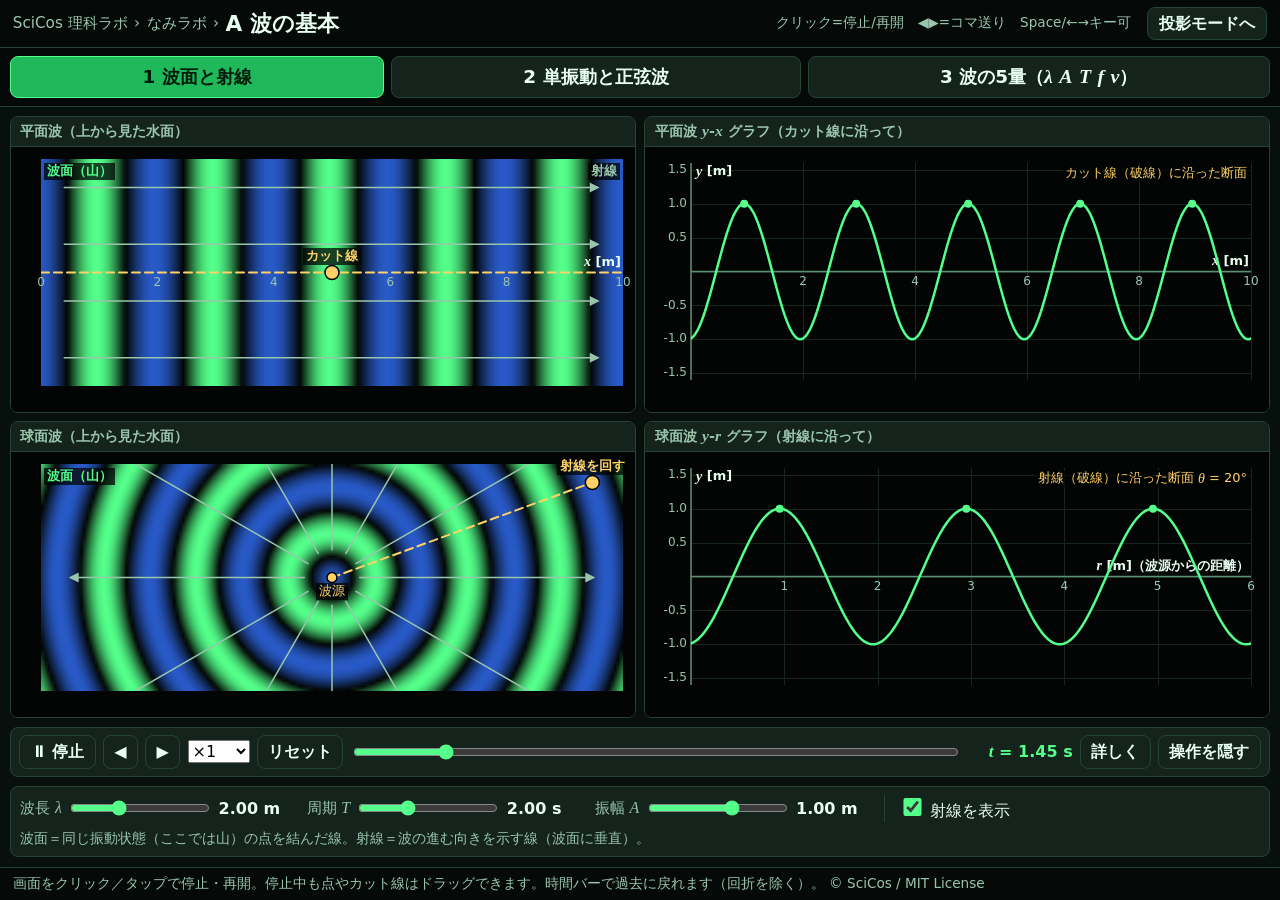
<file: basic.html>
<!doctype html>
<html lang="ja">
<head>
<meta charset="utf-8">
<meta name="viewport" content="width=device-width, initial-scale=1, maximum-scale=1, user-scalable=no">
<title>A 波の基本 - なみラボ</title>
<link rel="stylesheet" href="common.css">
<style>
  .stage.cols2 .panel{min-height:240px}
  #shmDetail .panel{min-height:200px}
</style>
</head>
<body>
<script src="common.js"></script>
<script>
(() => {
'use strict';
const { C, TAU, ui, Wave, fmt, clamp, recorder, el } = Nami;

/* 上面図の濃淡塗り（低解像度 ImageData → 拡大） */
function shadeField(cv, fn, scale = 3) {
  const w = Math.max(2, Math.floor(cv.iw / scale)), h = Math.max(2, Math.floor(cv.ih / scale));
  if (!cv._off || cv._off.width !== w || cv._off.height !== h) { cv._off = document.createElement('canvas'); cv._off.width = w; cv._off.height = h; cv._img = cv._off.getContext('2d').createImageData(w, h); }
  const d = cv._img.data;
  for (let j = 0; j < h; j++) {
    const y = cv.wy(cv.pad.t + (j + .5) * cv.ih / h);
    for (let i = 0; i < w; i++) {
      const x = cv.wx(cv.pad.l + (i + .5) * cv.iw / w);
      const s = clamp(fn(x, y), -1, 1); const k = (j * w + i) * 4;
      const c = C.shade(s); d[k] = c[0]; d[k + 1] = c[1]; d[k + 2] = c[2]; d[k + 3] = 255;
    }
  }
  cv._off.getContext('2d').putImageData(cv._img, 0, 0);
  cv.ctx.imageSmoothingEnabled = true;
  cv.ctx.drawImage(cv._off, cv.pad.l, cv.pad.t, cv.iw, cv.ih);
}
const S = { L: 2, T: 2, A: 1 };
const sliders = (parent, onChange, opts = {}) => ({
  L: ui.slider(parent, { label: '波長 λ', min: 0.5, max: 5, step: 0.1, value: S.L, unit: 'm', onInput: v => { S.L = v; onChange && onChange(); } }),
  T: ui.slider(parent, { label: '周期 T', min: 0.5, max: 5, step: 0.1, value: S.T, unit: 's', onInput: v => { S.T = v; onChange && onChange(); } }),
  A: ui.slider(parent, { label: '振幅 A', min: 0.2, max: opts.Amax || 1.5, step: 0.1, value: S.A, unit: 'm', onInput: v => { S.A = v; onChange && onChange(); } })
});

Nami.init({
  title: 'A 波の基本',
  tabs: [
    /* ============ 1 波面と射線 ============ */
    {
      id: 'wavefront', label: '1 波面と射線', period: () => S.T,
      build(ctx) {
        ctx.layout('2x2');
        const st = { rays: true, trough: false, decay: false, cutY: 0, cutAng: 0.35 };
        const cvP = ctx.canvas({ title: '平面波（上から見た水面）' });
        const cvPg = ctx.canvas({ title: '平面波 y-x グラフ（カット線に沿って）' });
        const cvS = ctx.canvas({ title: '球面波（上から見た水面）' });
        const cvSg = ctx.canvas({ title: '球面波 y-r グラフ（射線に沿って）' });
        [cvP, cvS].forEach(c => c.setPad({ l: 30, r: 12, t: 12, b: 26 }));
        const XW = 10, RW = 6;
        cvP.addHandle({ get: () => ({ x: XW * 0.5, y: st.cutY }), set: (x, y) => { st.cutY = clamp(y, cvP.view.y0 + .3, cvP.view.y1 - .3); }, color: C.yellow, label: 'カット線' });
        cvS.addHandle({ get: () => ({ x: RW * Math.cos(st.cutAng), y: RW * Math.sin(st.cutAng) }), set: (x, y) => { st.cutAng = Math.atan2(y, x); }, color: C.yellow, label: '射線を回す' });
        const c = ctx.controls;
        sliders(c);
        ui.sep(c);
        ui.toggle(c, { label: '射線を表示', checked: true, onChange: v => st.rays = v });
        ui.note(c, '波面＝同じ振動状態（ここでは山）の点を結んだ線。射線＝波の進む向きを示す線（波面に垂直）。');
        ui.toggle(ctx.detail, { label: '谷の波面（破線）も表示', checked: false, onChange: v => st.trough = v });
        ui.toggle(ctx.detail, { label: '球面波の振幅の減衰（1/√r）を入れる', checked: false, onChange: v => st.decay = v });
        const ampS = r => st.decay ? S.A * Math.min(1, Math.sqrt((S.L / 2) / Math.max(r, 1e-6))) : S.A;
        function crests(t) { // 山の位置（位相 t/T − x/λ = 1/4 + k → x = base − kλ）。画面範囲 [0, XW+λ] を全て列挙
          const out = []; const base = S.L * (t / S.T - 0.25); const xmax = Math.max(XW, RW) + S.L;
          for (let k = Math.ceil((base - xmax) / S.L); k <= Math.floor(base / S.L); k++) { const x = base - k * S.L; if (x >= 0 && x <= xmax) out.push(x); }
          return out;
        }
        return {
          draw(t) {
            const ph = t / S.T;
            /* --- 平面波 上面 --- */
            cvP.clear(); cvP.setViewIso(XW / 2, 0, XW / 2);
            shadeField(cvP, (x, y) => Math.sin(TAU * (ph - x / S.L)));
            cvP.clip(() => {
              crests(t).forEach(x => { if (x <= XW) cvP.line(x, cvP.view.y0, x, cvP.view.y1, { color: C.wave, width: 2.5 }); if (st.trough && x - S.L / 2 >= 0) cvP.line(x - S.L / 2, cvP.view.y0, x - S.L / 2, cvP.view.y1, { color: C.wave1, width: 1.5, dash: [4, 4] }); });
              if (st.rays) { const n = 4; for (let i = 0; i < n; i++) { const y = cvP.view.y0 + (i + .5) * (cvP.view.y1 - cvP.view.y0) / n; cvP.arrow(0.4, y, XW - 0.4, y, { color: C.guide, width: 1.5, head: 10 }); } }
              cvP.line(0, st.cutY, XW, st.cutY, { color: C.yellow, width: 2, dash: [8, 5] });
            });
            cvP.axes({ grid: false, yTicks: false, xAxis: false, yAxis: false, xLabel: 'x [m]' });
            cvP.textPx('波面（山）', cvP.pad.l + 6, cvP.pad.t + 6, { align: 'left', baseline: 'top', color: C.wave, bold: true });
            if (st.rays) cvP.textPx('射線', cvP.pad.l + cvP.iw - 6, cvP.pad.t + 6, { align: 'right', baseline: 'top', color: C.guide, bold: true });
            cvP.drawHandles();
            /* --- 平面波 y-x --- */
            cvPg.clear(); cvPg.setView({ x0: 0, x1: XW, y0: -1.6, y1: 1.6 });
            cvPg.axes({ xLabel: 'x [m]', yLabel: 'y [m]', yStep: 0.5 });
            cvPg.clip(() => { cvPg.plot(x => S.A * Math.sin(TAU * (ph - x / S.L)), { color: C.wave, width: 2.5 }); });
            crests(t).forEach(x => { if (x <= XW) cvPg.dot(x, S.A, 4, { color: C.wave }); });
            cvPg.textPx('カット線（破線）に沿った断面', cvPg.pad.l + cvPg.iw - 4, cvPg.pad.t + 4, { align: 'right', baseline: 'top', color: C.yellow });
            /* --- 球面波 上面 --- */
            cvS.clear(); cvS.setViewIso(0, 0, RW * 1.05);
            shadeField(cvS, (x, y) => { const r = Math.hypot(x, y); return (ampS(r) / S.A) * Math.sin(TAU * (ph - r / S.L)); });
            cvS.clip(() => {
              crests(t).forEach(r => { if (r > 0) cvS.circle(0, 0, r, { color: C.wave, width: 2.5 }); if (st.trough && r - S.L / 2 > 0) cvS.circle(0, 0, r - S.L / 2, { color: C.wave1, width: 1.5, dash: [4, 4] }); });
              if (st.rays) { for (let i = 0; i < 12; i++) { const a = i * TAU / 12; cvS.arrow(0.6 * Math.cos(a), 0.6 * Math.sin(a), RW * 0.95 * Math.cos(a), RW * 0.95 * Math.sin(a), { color: C.guide, width: 1.5, head: 10 }); } }
              cvS.line(0, 0, RW * Math.cos(st.cutAng), RW * Math.sin(st.cutAng), { color: C.yellow, width: 2, dash: [8, 5] });
              cvS.dot(0, 0, 5, { color: C.yellow, stroke: '#000' });
            });
            cvS.axes({ grid: false, yTicks: false, xTicks: false, xAxis: false, yAxis: false });
            cvS.textPx('波源', cvS.px(0), cvS.py(0), { dy: 14, color: C.yellow });
            cvS.textPx('波面（山）', cvS.pad.l + 6, cvS.pad.t + 6, { align: 'left', baseline: 'top', color: C.wave, bold: true });
            cvS.drawHandles();
            /* --- 球面波 y-r --- */
            cvSg.clear(); cvSg.setView({ x0: 0, x1: RW, y0: -1.6, y1: 1.6 });
            cvSg.axes({ xLabel: 'r [m]（波源からの距離）', yLabel: 'y [m]', yStep: 0.5 });
            cvSg.clip(() => { cvSg.plot(r => ampS(r) * Math.sin(TAU * (ph - r / S.L)), { color: C.wave, width: 2.5 }); });
            crests(t).forEach(r => { if (r > 0 && r <= RW) cvSg.dot(r, ampS(r), 4, { color: C.wave }); });
            cvSg.textPx('射線（破線）に沿った断面 θ = ' + fmt(st.cutAng * 180 / Math.PI, 0) + '°', cvSg.pad.l + cvSg.iw - 4, cvSg.pad.t + 4, { align: 'right', baseline: 'top', color: C.yellow });
          }
        };
      }
    },

    /* ============ 2 単振動と正弦波 ============ */
    {
      id: 'shm', label: '2 単振動と正弦波', period: () => S.T,
      build(ctx) {
        ctx.layout('2x2');
        const st = { showArc: true, future: false };
        const cvC = ctx.canvas({ title: '等速円運動と鉛直方向への射影' });
        const cvR = ctx.canvas({ title: 'y-t グラフ（射影点の変位を時間に沿って記録）' });
        const detailWrap = el('div', 'stage'); detailWrap.id = 'shmDetail'; detailWrap.hidden = true; ctx.stage.parentElement.insertBefore(detailWrap, ctx.stage.nextSibling);
        const cvW = new Nami.Canvas(detailWrap, { title: '詳しく: この振動が波として伝わると（x=0 の媒質が上の射影点）', onClick: () => ctx.sim.toggle() });
        const c = ctx.controls;
        const sl = sliders(c);
        sl.L.box.hidden = true; // 円運動タブでは波長は不要（詳しくで使う）
        ui.sep(c);
        const ro = ui.readout(c, { label: '現在' });
        const fo = ui.formula(c, '');
        ui.toggle(ctx.detail, { label: '波として伝わる様子を表示（x=0 の媒質が射影点）', checked: false, onChange: v => { detailWrap.hidden = !v; if (v) sl.L.box.hidden = false; } });
        ui.toggle(ctx.detail, { label: '位相角 θ の弧を表示', checked: true, onChange: v => st.showArc = v });
        ui.toggle(ctx.detail, { label: 'この先の y-t（未来）を薄く表示', checked: false, onChange: v => st.future = v });
        const YR = 1.75; // 縦レンジ（両パネル共通）
        return {
          draw(t) {
            const th = TAU * t / S.T, y = S.A * Math.sin(th);
            /* 円運動 */
            cvC.clear(); cvC.setPad({ l: 36, r: 12, t: 16, b: 32 });
            // 等方: 縦レンジ ±YR を基準に横を決める
            const asp = cvC.iw / cvC.ih; cvC.setView({ x0: -YR * asp * 0.55 - 1.0, x1: YR * asp * 0.45 + 0.0, y0: -YR, y1: YR });
            // 横縮尺を縦に合わせる（円が円に見える）
            const halfH = YR, halfW = halfH * asp; const cx = halfW * 0.3; cvC.setView({ x0: cx - halfW, x1: cx + halfW, y0: -halfH, y1: halfH });
            cvC.axes({ grid: false, xTicks: false, xAxis: false, yAxis: false, yLabel: 'y [m]', yStep: 0.5 });
            const xp = S.A * 1.35 + 0.3; // 射影する鉛直線の x
            cvC.line(xp, -YR, xp, YR, { color: C.axis, width: 1.5 });
            cvC.circle(0, 0, S.A, { color: C.guide, width: 1.5, dash: [5, 4] });
            cvC.line(-S.A * 1.2, 0, S.A * 1.2, 0, { color: C.grid, width: 1 });
            cvC.line(0, -S.A * 1.2, 0, S.A * 1.2, { color: C.grid, width: 1 });
            const px = S.A * Math.cos(th), py = y;
            const thm = th % TAU;
            if (st.showArc) { cvC.circle(0, 0, S.A * 0.35, { color: C.yellow, width: 2, a0: -thm, a1: 0 }); cvC.text('θ', S.A * 0.55 * Math.cos(thm / 2), S.A * 0.55 * Math.sin(thm / 2), { color: C.yellow, bold: true, size: 15 }); }
            cvC.line(0, 0, px, py, { color: C.wave1, width: 2 }); cvC.text('A', px / 2, py / 2, { dx: -10, dy: -8, color: C.wave1, bold: true });
            cvC.line(px, py, cvC.view.x1, py, { color: C.yellow, width: 1.5, dash: [6, 4] });
            cvC.dot(px, py, 7, { color: C.wave1, stroke: '#000' });
            cvC.arrow(xp, 0, xp, py, { color: C.wave, width: 3, head: 10, zeroDot: true });
            cvC.dot(xp, py, 8, { color: C.wave, stroke: '#000' });
            cvC.text('射影点', xp, py, { dx: -34, color: C.wave, bold: true });
            cvC.text('y = ' + fmt(y) + ' m', xp, YR - 0.15, { color: C.wave, bold: true, size: 14, align: 'right', dx: -8 });
            /* y-t 記録 */
            cvR.clear(); cvR.setPad({ l: 46, r: 14, t: 16, b: 32 });
            const span = Math.max(3 * S.T, 4); const { x0, x1 } = Nami.recorderWindow(t, span);
            cvR.setView({ x0, x1, y0: -YR, y1: YR });
            cvR.axes({ xLabel: 't [s]', yLabel: 'y [m]', yStep: 0.5 });
            cvR.clip(() => { cvR.plot(tt => S.A * Math.sin(TAU * tt / S.T), { color: C.wave, width: 2.5, x0: 0, x1: t }); if (st.future) cvR.plot(tt => S.A * Math.sin(TAU * tt / S.T), { color: C.wave, width: 1, alpha: .25, dash: [4, 4], x0: t, x1 }); });
            cvR.line(x0, y, t, y, { color: C.yellow, width: 1.5, dash: [6, 4] });
            cvR.dot(t, y, 7, { color: C.wave, stroke: '#000' });
            cvR.hbracket(Math.max(x0, t - S.T), t, YR - 0.25, 'T = ' + fmt(S.T) + ' s', { color: C.yellow });
            cvR.vbracket(x0 + span * 0.02, 0, S.A, 'A', { color: C.wave1 });
            ro.set('θ = ' + fmt(th * 180 / Math.PI % 360, 0) + '°　y = ' + fmt(y) + ' m');
            fo.set(`y = A sin θ = A sin(2πt/T) = ${fmt(S.A)} × sin(2π × ${fmt(t)} / ${fmt(S.T)}) = <b>${fmt(y)} m</b>　　f = 1/T = <b>${fmt(1 / S.T)} Hz</b>`);
            /* 詳しく: 進行波 */
            if (!detailWrap.hidden) {
              cvW.clear(); cvW.setView({ x0: -0.5, x1: 9.5, y0: -YR, y1: YR }); cvW.axes({ xLabel: 'x [m]', yLabel: 'y [m]', yStep: 0.5 });
              cvW.clip(() => { cvW.plot(x => (x < 0 ? null : S.A * Math.sin(TAU * (t / S.T - x / S.L))), { color: C.wave, width: 2.5 }); });
              for (let i = 0; i <= 18; i++) { const x = i * 0.5; cvW.dot(x, S.A * Math.sin(TAU * (t / S.T - x / S.L)), 3, { color: C.muted }); }
              cvW.dot(0, y, 8, { color: C.wave, stroke: '#000' }); cvW.text('x = 0 の媒質', 0, y, { dx: 46, color: C.wave, bold: true });
              cvW.textPx('この波は右へ v = λ/T = ' + fmt(S.L / S.T) + ' m/s で進む。各点は同じ単振動を少しずつ遅れて行う', cvW.pad.l + 6, cvW.pad.t + 4, { align: 'left', baseline: 'top', color: C.muted });
            }
          }
        };
      }
    },

    /* ============ 3 波の5量 ============ */
    {
      id: 'quantities', label: '3 波の5量（λ A T f v）', period: () => S.T,
      build(ctx) {
        ctx.layout('1');
        const st = { xP: 4, ruler: { x: 1, y: -1.35, len: 3 }, showRuler: true, swT0: 0, cntT0: 0, ghost: null, adv: null, showCrest: true };
        const cv = ctx.canvas({ title: '右へ進む波 y-x グラフ（時刻 t の波形）' });
        const cvR = ctx.canvas({ title: '点 P の y-t グラフ（P の媒質の変位を記録）' });
        cv.box.style.minHeight = '270px'; cvR.box.style.minHeight = '170px';
        cv.addHandle({ get: () => ({ x: st.xP, y: S.A * Math.sin(TAU * (ctx.sim.t / S.T - st.xP / S.L)) }), set: (x) => { st.xP = clamp(x, 0.2, 9.8); }, color: C.yellow, label: 'P（ドラッグ）' });
        cv.addHandle({ get: () => ({ x: st.ruler.x, y: st.ruler.y }), set: (x, y) => { st.ruler.x = clamp(x, 0, 10 - st.ruler.len); st.ruler.y = clamp(y, -1.7, 1.7); }, color: C.anti, label: '定規' });
        const c = ctx.controls;
        const sl = sliders(c);
        ui.sep(c);
        ui.button(c, { label: '1周期だけ進める（T 秒）', className: 'primary', onClick: () => { ctx.sim.pause(); st.ghost = ctx.sim.t; st.adv = { t0: ctx.sim.t, start: performance.now() }; } });
        ui.button(c, { label: '残像を消す', onClick: () => { st.ghost = null; } });
        ui.sep(c);
        const sw = ui.readout(c, { label: 'ストップウォッチ' }); ui.button(c, { label: '0 に戻す', onClick: () => { st.swT0 = ctx.sim.t; } });
        ui.sep(c);
        const cnt = ui.readout(c, { label: 'P を通過した山' }); ui.button(c, { label: '数え直す', onClick: () => { st.cntT0 = ctx.sim.t; } });
        ui.sep(c);
        ui.toggle(c, { label: '定規', checked: true, onChange: v => { st.showRuler = v; cv.handles[1].hidden = !v; } });
        const fo = ui.formula(c, '');
        ui.note(c, '周期 T＝媒質が1回振動する時間。振動数 f＝1秒間の振動の回数。');
        ui.select(ctx.detail, { label: '定規の長さ', options: [['1', '1 m'], ['2', '2 m'], ['3', '3 m'], ['5', '5 m']], value: '3', onChange: v => { st.ruler.len = parseFloat(v); } });
        ui.toggle(ctx.detail, { label: '山の位置に印', checked: true, onChange: v => st.showCrest = v });
        const yOf = (x, t) => S.A * Math.sin(TAU * (t / S.T - x / S.L));
        const crestsIn = (t, x0, x1) => { const out = []; const base = S.L * (t / S.T - 0.25); for (let k = Math.floor((base - x1) / S.L) - 1; k <= Math.ceil((base - x0) / S.L) + 1; k++) { const x = base - k * S.L; if (x >= x0 && x <= x1) out.push(x); } return out.sort((a, b) => a - b); };
        return {
          onReset() { st.ghost = null; st.adv = null; st.swT0 = 0; st.cntT0 = 0; },
          draw(t) {
            /* 「1周期だけ進める」の駆動 */
            if (st.adv) { const p = clamp((performance.now() - st.adv.start) / 2500, 0, 1); const e = p < .5 ? 2 * p * p : 1 - Math.pow(-2 * p + 2, 2) / 2; ctx.sim.setT(st.adv.t0 + S.T * e); t = ctx.sim.t; if (p >= 1) { ctx.sim.setT(st.adv.t0 + S.T); t = ctx.sim.t; st.adv = null; } }
            cv.clear(); cv.setView({ x0: 0, x1: 10, y0: -1.9, y1: 1.9 }); cv.axes({ xLabel: 'x [m]', yLabel: 'y [m]', yStep: 0.5 });
            cv.clip(() => {
              if (st.ghost != null) { cv.plot(x => yOf(x, st.ghost), { color: C.ghost, width: 2, dash: [6, 4] }); }
              cv.plot(x => yOf(x, t), { color: C.wave, width: 3 });
            });
            const cr = crestsIn(t, 0, 10);
            if (st.showCrest) cr.forEach(x => cv.dot(x, S.A, 4, { color: C.wave }));
            // λ ブラケット: 中央寄りの隣接する山2つ
            if (cr.length >= 2) { let bi = 0; for (let i = 0; i + 1 < cr.length; i++) if (Math.abs((cr[i] + cr[i + 1]) / 2 - 5) < Math.abs((cr[bi] + cr[bi + 1]) / 2 - 5)) bi = i; cv.hbracket(cr[bi], cr[bi + 1], S.A + 0.25, 'λ = ' + fmt(S.L) + ' m', { color: C.yellow }); }
            // A ブラケット
            if (cr.length) { const xa = cr[0] > 0.6 ? cr[0] : (cr[1] || cr[0]); cv.vbracket(xa + 0.12, 0, S.A, 'A = ' + fmt(S.A) + ' m', { color: C.wave1 }); }
            // 残像の山→現在の山（λ 移動）
            if (st.ghost != null && !st.adv) { const g = crestsIn(st.ghost, 0, 10); const now = crestsIn(t, 0, 10); if (g.length && now.length) { const gx = g[Math.floor(g.length / 2)]; const nx = now.find(x => x > gx + 1e-6) || null; if (nx != null) { cv.arrow(gx, -S.A - 0.35, nx, -S.A - 0.35, { color: C.yellow, width: 2.5, head: 10 }); cv.text('T = ' + fmt(t - st.ghost) + ' s の間に山が ' + fmt(nx - gx) + ' m 進んだ（= λ）', (gx + nx) / 2, -S.A - 0.6, { color: C.yellow, bold: true, size: 14 }); } } }
            // 定規
            if (st.showRuler) { const r = st.ruler; cv.line(r.x, r.y, r.x + r.len, r.y, { color: C.anti, width: 3 }); for (let i = 0; i <= r.len * 10 + 1e-9; i++) { const x = r.x + i / 10; const big = i % 10 === 0, mid = i % 5 === 0; cv.line(x, r.y, x, r.y + (big ? 0.22 : mid ? 0.14 : 0.08), { color: C.anti, width: big ? 2 : 1 }); if (big) cv.text(String(i / 10) + ' m', x, r.y + 0.36, { color: C.anti, size: 12 }); } }
            // P
            const yP = yOf(st.xP, t); cv.line(st.xP, -1.9, st.xP, 1.9, { color: C.yellow, width: 1, dash: [4, 4] });
            cv.drawHandles();
            /* y-t */
            cvR.clear();
            const span = 3 * S.T; const { x0 } = Nami.recorderWindow(t, span);
            cvR.setView({ x0, x1: x0 + span, y0: -1.6, y1: 1.6 }); cvR.axes({ xLabel: 't [s]', yLabel: 'y [m]', yStep: 0.5 });
            cvR.clip(() => { cvR.plot(tt => yOf(st.xP, tt), { color: C.yellow, width: 2.5, x0: 0, x1: t }); });
            cvR.dot(t, yP, 6, { color: C.yellow, stroke: '#000' });
            // T ブラケット: 直近の山2つ（t/T − xP/λ = 1/4 + k）
            const tk = k => S.T * (0.25 + k + st.xP / S.L); const kNow = Math.floor((t / S.T - st.xP / S.L) - 0.25); if (tk(kNow) >= x0 && tk(kNow - 1) >= 0) cvR.hbracket(tk(kNow - 1), tk(kNow), S.A + 0.2, 'T = ' + fmt(S.T) + ' s', { color: C.yellow });
            /* 読み出し */
            sw.set(fmt(t - st.swT0) + ' s');
            const n = Math.max(0, Math.floor((t / S.T - st.xP / S.L) - 0.25) - Math.floor((st.cntT0 / S.T - st.xP / S.L) - 0.25)); const el2 = t - st.cntT0;
            cnt.set(n + ' 個 / ' + fmt(el2, 1) + ' s' + (el2 > 0.5 ? '　→ f ≈ ' + fmt(n / el2) + ' Hz' : ''));
            const f = 1 / S.T, v = S.L / S.T;
            fo.set(`f = 1/T = 1/${fmt(S.T)} = <b>${fmt(f)} Hz</b>　　v = fλ = ${fmt(f)} × ${fmt(S.L)} = <b>${fmt(v)} m/s</b>　　v = λ/T = ${fmt(S.L)}/${fmt(S.T)} = <b>${fmt(v)} m/s</b>`);
          }
        };
      }
    }
  ]
});
})();
</script>
</body>
</html>
</file>
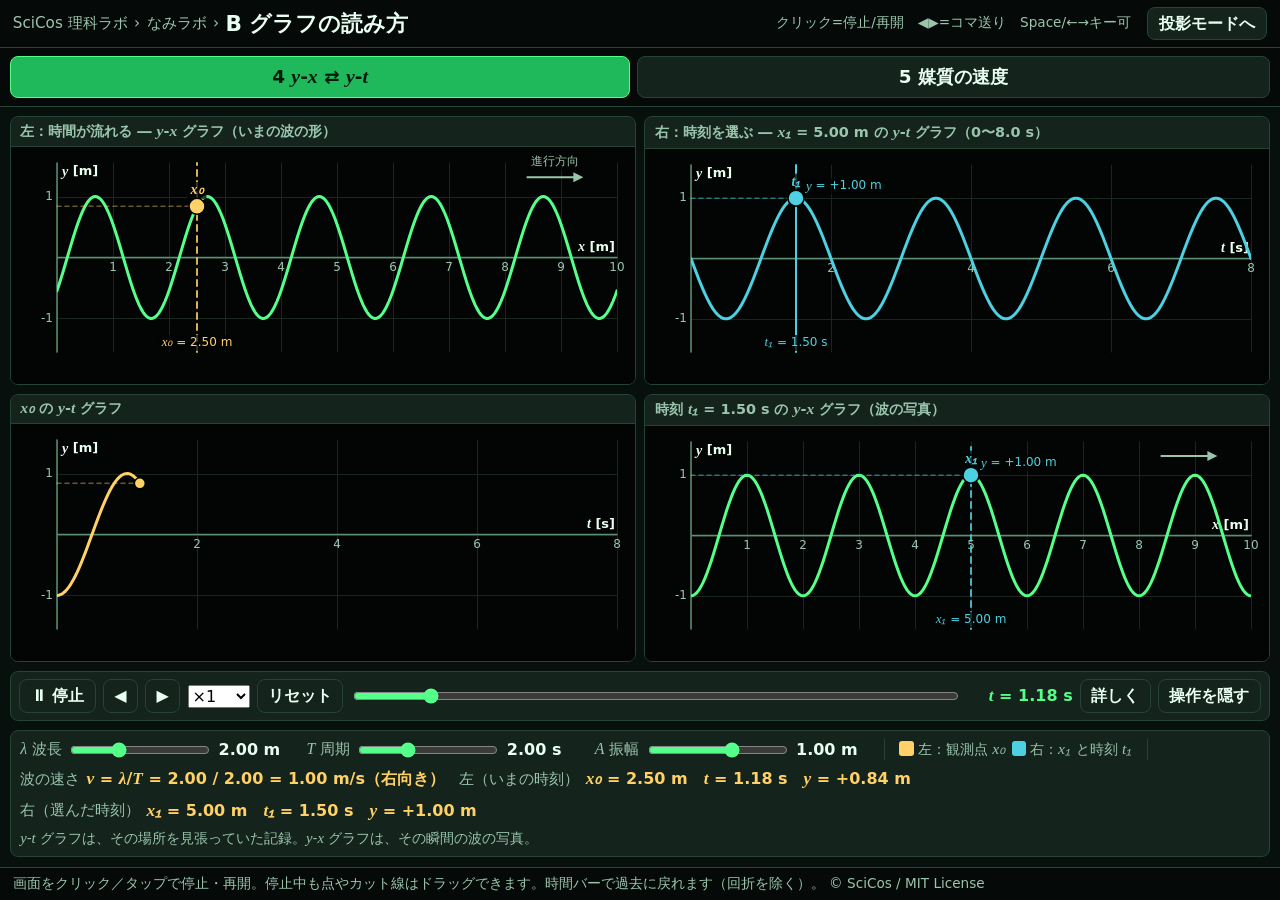
<file: graph.html>
<!doctype html><html lang="ja"><head><meta charset="utf-8">
<meta name="viewport" content="width=device-width, initial-scale=1, maximum-scale=1, user-scalable=no">
<title>B グラフの読み方 - なみラボ</title>
<link rel="stylesheet" href="common.css">
<style>
/* このページ限定のレイアウト微調整（common.css / common.js は編集しない） */

/* 「⏸ 停止中」バッジがパネル見出しと重なるので右端へ逃がす（見出しは左寄せ） */
/* bottom は common.css が .5rem を指定済み。top だけ足すと上下に引き伸ばされた半透明の箱になる
   （暗色では気づかないが、白地の投影では図が白くかすむ）ので bottom:auto で打ち消す */
.stage .panel .status{left:auto;right:.5rem;top:.28rem;bottom:auto}
.stage .panel ~ .panel .status{display:none}
.stage .panel.max .status{display:block}

/* 4・5 とも「2列×2段＝4グラフ1画面」 */
.stage.stage-yxyt,.stage.stage-vel{flex:1;min-height:0;overflow:hidden;
  grid-template-columns:1fr 1fr;grid-template-rows:1fr 1fr}
.stage.stage-yxyt .panel,.stage.stage-vel .panel{min-height:128px}
.stage.stage-yxyt .panel canvas,.stage.stage-vel .panel canvas{min-height:92px}
/* 見出しは1行に固定（左右の段の高さをそろえて、補助線の高さを見比べられるようにする） */
.stage.stage-yxyt .panelTitle,.stage.stage-vel .panelTitle{
  white-space:nowrap;overflow:hidden;text-overflow:ellipsis;padding-right:6.5rem}

/* ---- 投影モード（白地・文字1.6倍）: 4グラフを1画面に収めるための詰め ---- */
@media (min-width:761px){   /* 以下の詰めは2列×2段のとき用（スマホ縦持ちの縦積みには効かせない） */
  /* 見出しは投影用に短くしてあるので1行に収まる。万一あふれても省略記号で切らずに折り返す */
  html[data-mode=proj] .stage.stage-yxyt .panelTitle,
  html[data-mode=proj] .stage.stage-vel .panelTitle{
    padding:.12rem .5rem;line-height:1.3;white-space:normal;overflow:visible;text-overflow:clip}
  /* 停止バッジが出るのは先頭パネルだけ（上の .panel ~ .panel 規則）。他は見出しに全幅を使う */
  html[data-mode=proj] .stage.stage-yxyt .panel:first-child .panelTitle,
  html[data-mode=proj] .stage.stage-vel .panel:first-child .panelTitle{padding-right:12.5rem}
  html[data-mode=proj] .stage.stage-yxyt .panel,html[data-mode=proj] .stage.stage-vel .panel{min-height:150px}
  html[data-mode=proj] .stage.stage-yxyt .panel canvas,html[data-mode=proj] .stage.stage-vel .panel canvas{min-height:110px}
}
/* 投影では文字が大きい分、枠の余白を削って描画面の高さを稼ぐ */
html[data-mode=proj] .view{padding:.35rem;gap:.35rem}
html[data-mode=proj] .stage{gap:.35rem}
html[data-mode=proj] .view .timebar{padding:.3rem .45rem}
html[data-mode=proj] .view .controls{padding:.35rem .5rem;gap:.3rem .8rem}
html[data-mode=proj] nav.tabs{padding:.3rem .5rem}
/* 停止バッジ（投影では大きい） */
html[data-mode=proj] .stage .panel .status{top:.18rem;font-size:.95rem}

.stage .pA{grid-column:1;grid-row:1}   /* 左上 */
.stage .pB{grid-column:1;grid-row:2}   /* 左下 */
.stage .pC{grid-column:2;grid-row:1}   /* 右上 */
.stage .pD{grid-column:2;grid-row:2}   /* 右下 */

/* 1面最大化（見出しクリック）時 */
.stage.stage-yxyt.hasMax,.stage.stage-vel.hasMax{grid-template-rows:1fr !important}
.stage.stage-yxyt.hasMax .panel,.stage.stage-vel.hasMax .panel{grid-column:1 !important;grid-row:1 !important}
.stage.stage-yxyt .panel.max,.stage.stage-vel .panel.max{min-height:0}

/* スマホ縦持ち: 全部1列に縦積み（DOM順＝左上→左下→右上→右下） */
@media (max-width:760px){
  .stage.stage-yxyt,.stage.stage-vel{flex:0 1 auto;overflow:visible;
    grid-template-columns:1fr;grid-template-rows:none;grid-auto-rows:auto}
  .stage.stage-yxyt .panel,.stage.stage-vel .panel{grid-column:1;grid-row:auto;min-height:205px}
  .stage.stage-yxyt .panel canvas,.stage.stage-vel .panel canvas{min-height:160px}
  .stage.stage-yxyt .panel.max,.stage.stage-vel .panel.max{min-height:70vh}
  /* 縦積みなので段の高さをそろえる必要がない＝見出しは折り返して全文見せる（バッジの分だけ右をあける） */
  .stage.stage-yxyt .panelTitle,.stage.stage-vel .panelTitle{white-space:normal;padding-right:11.5rem}
  html[data-mode=proj] .stage.stage-yxyt .panelTitle,
  html[data-mode=proj] .stage.stage-vel .panelTitle{padding-right:12.5rem}   /* 投影はバッジが大きい */
  .stage .panel .status{font-size:.8rem;padding:.15rem .35rem}
}
</style></head><body>
<script src="common.js"></script>
<script>
(() => {
'use strict';
const { C, TAU, ui, fmt, clamp, recorder, recorderWindow, hexA, PROJ, SC } = Nami;

const XMAX = 10;                       // x 範囲 0〜10 m
const DBG = (window.__nami_debug = window.__nami_debug || {});
const sgn = v => (v >= 0 ? '+' : '');

/* ---- 投影モード（白地・黒字・文字 SC 倍）用のページ側の調整 ---- */
const P = (proj, dark) => (PROJ ? proj : dark);      // 投影／手元で値を切り替える
const S = v => Math.round(v * SC);                   // 文字が SC 倍になるので画素オフセットも倍にする
const dense = a => (PROJ ? Math.min(1, a + 0.45) : a); // 薄い補助線は白地だと消えるので濃くする
const DOT_EDGE = P('#fff', '#000');                  // 点のふち（白地では白）
// 4グラフは1枚が小さい。投影では余白を詰めて描画面（縦）を確保する
const PAD = PROJ ? { t: 9, b: 15, l: 36, r: 12 } : null;
const setPad4 = cvs => { if (PAD) cvs.forEach(cv => cv.setPad(PAD)); };
// つまみの名前は共通側が「点の 16 px 上」に固定で描く。投影では点も文字も大きく重なるので、
// 投影のときだけ共通側のラベルを消し（label:null）、離した位置に自前で描く
const hLabel = (cv, txt, x, y, color) => { if (PROJ) cv.text(txt, x, y, { color, bold: true, dy: -S(17) }); };

/* ============================================================
   4  y-x ⇄ y-t   （2列×2段）
     左列＝場所を決めて時間を見る（y-x → y-t）… 時間が流れる
     右列＝時刻を決めて場所を見る（y-t → y-x）… 時刻を手で選ぶ
   ============================================================ */
const S4 = { lambda: 2.0, T: 2.0, A: 1.0, dir: 1,
             x0: 2.5, tStart: 0,           // 左: 観測点と「記録を始めた時刻」
             x1: 5.0, t1: 1.5 };           // 右: 場所と時刻カーソル
// 右進行 y = A sin2π(t/T − x/λ)／左進行は dir = −1
const y4 = (x, t) => S4.A * Math.sin(TAU * (t / S4.T - S4.dir * x / S4.lambda));
const span4 = () => 4 * S4.T;             // 右上の静止 y-t は 0〜4T／左下の記録計も 1ページ＝4T

function build4(ctx) {
  ctx.layout('2x2');
  ctx.stage.classList.add('stage-yxyt');
  const cvA = ctx.canvas({ className: 'pA', title: P('左：時間が流れる ― y-x（いまの波の形）', '左：時間が流れる ― y-x グラフ（いまの波の形）') });
  const cvB = ctx.canvas({ className: 'pB', title: P('x₀ の y-t', 'x₀ の y-t グラフ') });
  const cvC = ctx.canvas({ className: 'pC', title: P('右：時刻を選ぶ ― x₁ の y-t', '右：時刻を選ぶ ― x₁ の y-t グラフ') });
  const cvD = ctx.canvas({ className: 'pD', title: P('時刻 t₁ の y-x（波の写真）', '時刻 t₁ の y-x グラフ（その瞬間の波の写真）') });
  setPad4([cvA, cvB, cvC, cvD]);
  let curT = 0, pendStart = null, titleC = '', titleD = '';

  /* --- 左: 観測点 x₀（黄）。つかむ点は波の上の媒質点・x 方向のみ動く --- */
  cvA.addHandle({
    r: 28, size: 8, color: C.yellow, label: P(null, 'x₀'),
    get: () => ({ x: S4.x0, y: y4(S4.x0, curT) }),
    onStart: () => { pendStart = curT; },                       // ドラッグ開始時刻を控える
    onEnd: () => { pendStart = null; },
    set: x => { if (pendStart != null) { S4.tStart = pendStart; pendStart = null; } S4.x0 = clamp(x, 0, XMAX); }
  });

  /* --- 右上: 時刻カーソル t₁（水色）。グラフ内をドラッグしても動く --- */
  cvC.addHandle({
    r: 28, size: 8, color: C.anti, label: P(null, 't₁'),
    get: () => ({ x: S4.t1, y: y4(S4.x1, S4.t1) }),
    set: x => { S4.t1 = clamp(x, 0, span4()); }
  });
  cvC.onDrag = x => { S4.t1 = clamp(x, 0, span4()); };

  /* --- 右下: 場所 x₁（水色） --- */
  cvD.addHandle({
    r: 28, size: 8, color: C.anti, label: P(null, 'x₁'),
    get: () => ({ x: S4.x1, y: y4(S4.x1, S4.t1) }),
    set: x => { S4.x1 = clamp(x, 0, XMAX); }
  });

  /* --- 操作パネル（λ・T・A は左右共通） --- */
  ui.slider(ctx.controls, { label: 'λ 波長', min: 0.5, max: 5, step: 0.1, value: S4.lambda, unit: 'm', onInput: v => S4.lambda = v });
  ui.slider(ctx.controls, { label: 'T 周期', min: 0.5, max: 5, step: 0.1, value: S4.T, unit: 's', onInput: v => S4.T = v });
  ui.slider(ctx.controls, { label: 'A 振幅', min: 0.2, max: 1.5, step: 0.05, value: S4.A, unit: 'm', onInput: v => S4.A = v });
  ui.sep(ctx.controls);
  ui.legend(ctx.controls, [[C.yellow, '左：観測点 x₀'], [C.anti, '右：x₁ と時刻 t₁']]);
  ui.sep(ctx.controls);
  const rv = ui.readout(ctx.controls, { label: '波の速さ' });
  const rL = ui.readout(ctx.controls, { label: '左（いまの時刻）' });
  const rR = ui.readout(ctx.controls, { label: '右（選んだ時刻）' });
  ui.note(ctx.controls,
    'y-t グラフは、その場所を見張っていた記録。y-x グラフは、その瞬間の波の写真。');
  ui.toggle(ctx.detail, { label: '進行方向を反転する（左へ進む波）', checked: false, onChange: b => S4.dir = b ? -1 : 1 });
  ui.note(ctx.detail, '左へ進む波の式は y = A sin2π(t/T + x/λ)。');

  DBG.sim4 = ctx.sim;
  DBG.setX0 = (x, restart) => { if (restart !== false) S4.tStart = curT; S4.x0 = clamp(x, 0, XMAX); };
  DBG.setX1 = x => { S4.x1 = clamp(x, 0, XMAX); };
  DBG.setT1 = t => { S4.t1 = clamp(t, 0, span4()); };
  DBG.setDir4 = d => { S4.dir = d < 0 ? -1 : 1; };
  DBG.handleA4 = () => { const r = cvA.el.getBoundingClientRect(); return { x: r.left + cvA.px(S4.x0), y: r.top + cvA.py(y4(S4.x0, curT)) }; };
  DBG.handleC4 = () => { const r = cvC.el.getBoundingClientRect(); return { x: r.left + cvC.px(S4.t1), y: r.top + cvC.py(y4(S4.x1, S4.t1)) }; };

  return {
    onReset() { S4.tStart = 0; },
    draw(t) {
      curT = t;
      const A = S4.A, T = S4.T, L = S4.lambda, v = L / T, yr = A * 1.55, span = span4();
      S4.t1 = clamp(S4.t1, 0, span);
      const yL = y4(S4.x0, t);            // 左: いまの時刻の x₀ の変位
      const yR = y4(S4.x1, S4.t1);        // 右: 選んだ時刻 t₁ の x₁ の変位（上下のパネルで共通）
      const win = recorderWindow(t, span);
      const recording = t > S4.tStart + 1e-12;

      /* ---------- 左上: 動き続ける y-x ---------- */
      cvA.clear();
      cvA.setView({ x0: 0, x1: XMAX, y0: -yr, y1: yr });
      cvA.axes({ xLabel: 'x [m]', yLabel: 'y [m]', xStep: 1 });
      cvA.clip(() => cvA.plot(x => y4(x, t), { color: C.wave, width: 3 }));
      cvA.line(S4.x0, -yr, S4.x0, yr, { color: C.yellow, width: 2, dash: [6, 5], alpha: 0.85 });
      cvA.line(0, yL, S4.x0, yL, { color: hexA(C.yellow, dense(0.4)), width: 1.5, dash: [4, 4] });
      cvA.text('x₀ = ' + fmt(S4.x0, 2) + ' m', S4.x0, -yr, { color: C.yellow, size: 12, baseline: 'bottom', dy: -S(3) });
      // 進行方向の矢印は右端の x 軸ラベルと重なるので、投影では左へ寄せる
      const ax0 = (S4.dir > 0 ? 8.4 : 9.4) - P(2.6, 0);
      cvA.arrow(ax0, yr * 0.85, ax0 + S4.dir, yr * 0.85, { color: C.muted, width: 2, head: 10 });
      // 投影では矢印の上に文字を置くと枠の外に出るので、矢印の横（手前側）に並べる
      if (PROJ) cvA.text('進行方向', ax0 - S4.dir * 0.15, yr * 0.85, { color: C.muted, size: 12, align: S4.dir > 0 ? 'right' : 'left' });
      else cvA.text('進行方向', ax0 + S4.dir * 0.5, yr * 0.85, { color: C.muted, size: 12, dy: -15 });
      cvA.drawHandles();
      hLabel(cvA, 'x₀', S4.x0, yL, C.yellow);

      /* ---------- 左下: x₀ の y-t（記録計・ペンが右へ進む） ---------- */
      cvB.clear();
      recorder(cvB, {
        t, span, A, y0: -yr, y1: yr, color: C.yellow, width: 3, pen: false,
        xLabel: 't [s]', yLabel: 'y [m]',
        y: tau => (tau < S4.tStart ? null : y4(S4.x0, tau))
      });
      if (S4.tStart > win.x0 && S4.tStart <= win.x1) {
        cvB.line(S4.tStart, -yr, S4.tStart, yr, { color: hexA(C.yellow, dense(0.5)), width: 1.5, dash: [3, 4] });
        cvB.text('記録開始 t = ' + fmt(S4.tStart, 2) + ' s', S4.tStart, yr, { color: hexA(C.yellow, dense(0.8)), size: 11, baseline: 'top', dy: S(3) });
      }
      if (recording) {
        cvB.line(win.x0, yL, t, yL, { color: hexA(C.yellow, dense(0.4)), width: 1.5, dash: [4, 4] });
        cvB.dot(t, yL, 5.5, { color: C.yellow, stroke: DOT_EDGE });
      } else {
        cvB.textPx('x₀ を置いた時刻 t = ' + fmt(S4.tStart, 2) + ' s。ここから先が記録される。',
          cvB.pad.l + cvB.iw / 2, cvB.pad.t + cvB.ih / 2, { color: C.muted, size: 13 });
      }

      /* ---------- 右上: x₁ の y-t（全区間を描いた静止画）＋時刻カーソル t₁ ---------- */
      cvC.clear();
      cvC.setView({ x0: 0, x1: span, y0: -yr, y1: yr });
      cvC.axes({ xLabel: 't [s]', yLabel: 'y [m]' });
      cvC.clip(() => cvC.plot(tau => y4(S4.x1, tau), { color: C.anti, width: 3 }));
      cvC.line(0, yR, S4.t1, yR, { color: hexA(C.anti, dense(0.5)), width: 1.5, dash: [4, 4] });   // ← 下段と同じ高さの補助線
      cvC.line(S4.t1, -yr, S4.t1, yr, { color: C.anti, width: 2 });
      cvC.text('t₁ = ' + fmt(S4.t1, 2) + ' s', S4.t1, -yr, { color: C.anti, size: 12, baseline: 'bottom', dy: -S(3) });
      const alC = S4.t1 > span * 0.78 ? 'right' : 'left';   // 軸ラベルと重ならないよう、カーソルの脇に置く
      // 投影ではつまみのラベル（t₁）が点の上に大きく出るので、値は点の下に置く
      cvC.text('y = ' + sgn(yR) + fmt(yR, 2) + ' m', S4.t1, yR,
        { color: C.anti, size: 12, align: alC, dx: alC === 'left' ? S(10) : -S(10), dy: P(S(13), -12) });
      cvC.drawHandles();
      hLabel(cvC, 't₁', S4.t1, yR, C.anti);

      /* ---------- 右下: 時刻 t₁ の y-x（波の写真・静止） ---------- */
      cvD.clear();
      cvD.setView({ x0: 0, x1: XMAX, y0: -yr, y1: yr });
      cvD.axes({ xLabel: 'x [m]', yLabel: 'y [m]', xStep: 1 });
      cvD.clip(() => cvD.plot(x => y4(x, S4.t1), { color: C.wave, width: 3 }));
      cvD.line(0, yR, S4.x1, yR, { color: hexA(C.anti, dense(0.5)), width: 1.5, dash: [4, 4] });   // ← 上段と同じ高さの補助線
      cvD.line(S4.x1, -yr, S4.x1, yr, { color: C.anti, width: 2, dash: [6, 5], alpha: 0.85 });
      cvD.text('x₁ = ' + fmt(S4.x1, 2) + ' m', S4.x1, -yr, { color: C.anti, size: 12, baseline: 'bottom', dy: -S(3) });
      const alD = S4.x1 > XMAX * 0.78 ? 'right' : 'left';
      cvD.text('y = ' + sgn(yR) + fmt(yR, 2) + ' m', S4.x1, yR,
        { color: C.anti, size: 12, align: alD, dx: alD === 'left' ? S(10) : -S(10), dy: P(S(13), -12) });
      const dx1 = (S4.dir > 0 ? 8.4 : 9.4) - P(2.6, 0);
      cvD.arrow(dx1, yr * 0.85, dx1 + S4.dir, yr * 0.85, { color: C.muted, width: 2, head: 10 });
      cvD.drawHandles();
      hLabel(cvD, 'x₁', S4.x1, yR, C.anti);

      /* ---------- 見出し（値つき） ---------- */
      const tC = P(`右：時刻を選ぶ ― x₁ = ${fmt(S4.x1, 2)} m の y-t`,
        `右：時刻を選ぶ ― x₁ = ${fmt(S4.x1, 2)} m の y-t グラフ（0〜${fmt(span, 1)} s）`);
      if (tC !== titleC) { cvC.setTitle(tC); titleC = tC; }
      const tD = P(`時刻 t₁ = ${fmt(S4.t1, 2)} s の y-x（波の写真）`,
        `時刻 t₁ = ${fmt(S4.t1, 2)} s の y-x グラフ（波の写真）`);
      if (tD !== titleD) { cvD.setTitle(tD); titleD = tD; }

      /* ---------- 読み出し ---------- */
      rv.set(`v = λ/T = ${fmt(L, 2)} / ${fmt(T, 2)} = ${fmt(v, 2)} m/s` + (S4.dir < 0 ? '（左向き）' : '（右向き）'));
      rL.set(`x₀ = ${fmt(S4.x0, 2)} m　t = ${fmt(t, 2)} s　y = ${sgn(yL)}${fmt(yL, 2)} m`);
      rR.set(`x₁ = ${fmt(S4.x1, 2)} m　t₁ = ${fmt(S4.t1, 2)} s　y = ${sgn(yR)}${fmt(yR, 2)} m`);

      /* ---------- 検証用 ---------- */
      DBG.b4 = {
        t, dir: S4.dir, v, span, yr,
        x0: S4.x0, tStart: S4.tStart, recording, yLeft: yL,
        x1: S4.x1, t1: S4.t1,
        yTop: y4(S4.x1, S4.t1),              // 右上のカーソル位置で読んだ変位
        yBot: S4.A * Math.sin(TAU * (S4.t1 / T - S4.dir * S4.x1 / L)), // 右下の写真の x₁ での変位（独立に計算）
        winB: win
      };
    }
  };
}

/* ============================================================
   5  媒質の速度   （2列×2段）
     左列＝場所で見る（y-x ／ v-x）／右列＝時間で見る（y-t ／ v-t）
   ============================================================ */
const S5 = { lambda: 2.0, T: 2.0, A: 1.0, dir: 1, dtFrac: 1 / 12, xP: 2.5,
             arrows: true, ghost: true };
// 下向きの速度矢印: 白地では alpha 0.45 は薄すぎて消えるので濃くする（上向きとの区別は残す）
const VEL_DOWN = hexA(C.vel, P(0.72, 0.45));
const y5 = (x, t) => S5.A * Math.sin(TAU * (t / S5.T - S5.dir * x / S5.lambda));
const vy5 = (x, t) => S5.A * (TAU / S5.T) * Math.cos(TAU * (t / S5.T - S5.dir * x / S5.lambda));
const NARR = P(14, 24);   // 投影では矢印が詰まりすぎるので本数を減らす

function build5(ctx) {
  ctx.layout('2x2');
  ctx.stage.classList.add('stage-vel');
  const cvY = ctx.canvas({ className: 'pA', title: P('y-x ＋ 媒質の速度（橙）と Δt 後の波形', 'y-x グラフ ＋ 媒質の速度ベクトル（橙）と Δt 後のゴースト波形') });
  const cvV = ctx.canvas({ className: 'pB', title: P('v-x ― 場所ごとの媒質の速度（橙）', 'v-x グラフ ― その瞬間の、場所ごとの媒質の速度（橙）') });
  const cvP = ctx.canvas({ className: 'pC', title: P('P の y-t ＋ 接線', '注目点 P の y-t グラフ ＋ 接線') });
  const cvW = ctx.canvas({ className: 'pD', title: P('P の v-t ― 接線の傾きと同じ値', 'P の v-t グラフ ― 真上の接線の傾きと同じ値') });
  setPad4([cvY, cvV]);
  const padR = PROJ ? { l: 42, r: 12, t: PAD.t, b: PAD.b } : { l: 54, r: 20 };
  cvP.setPad(padR); cvW.setPad(padR);   // 右列2段の t 軸をそろえる
  let curT = 0, titleP = '';

  const mkHandle = (cv, yOf) => cv.addHandle({
    r: 28, size: 8, color: C.yellow, label: P(null, 'P'),
    get: () => ({ x: S5.xP, y: yOf(S5.xP, curT) }),
    set: x => { S5.xP = clamp(x, 0, XMAX); }
  });
  mkHandle(cvY, y5); mkHandle(cvV, vy5);

  let dtSl;
  ui.slider(ctx.controls, { label: 'λ 波長', min: 0.5, max: 5, step: 0.1, value: S5.lambda, unit: 'm', onInput: v => S5.lambda = v });
  ui.slider(ctx.controls, { label: 'T 周期', min: 0.5, max: 5, step: 0.1, value: S5.T, unit: 's', onInput: v => { S5.T = v; if (dtSl) dtSl.set(dtSl.get(), true); } });
  ui.slider(ctx.controls, { label: 'A 振幅', min: 0.2, max: 1.5, step: 0.05, value: S5.A, unit: 'm', onInput: v => S5.A = v });
  dtSl = ui.slider(ctx.controls, {
    label: 'Δt（ゴースト）', min: 0, max: 0.5, step: 0.005, value: S5.dtFrac,
    fmt: x => fmt(x * S5.T, 2) + ' s', onInput: x => S5.dtFrac = x
  });
  ui.sep(ctx.controls);
  ui.toggle(ctx.controls, { label: '速度矢印', checked: S5.arrows, onChange: b => S5.arrows = b });
  ui.toggle(ctx.controls, { label: 'ゴースト波形', checked: S5.ghost, onChange: b => S5.ghost = b });
  ui.legend(ctx.controls, [[C.vel, '上向き'], [VEL_DOWN, '下向き'], [C.ghost, 'Δt 後']]);
  ui.sep(ctx.controls);
  const rP = ui.readout(ctx.controls, { label: 'P の速度（y-t の傾き）' });
  const rMax = ui.readout(ctx.controls, { label: '媒質の速さの最大' });
  const rWav = ui.readout(ctx.controls, { label: '波の速さ' });
  ui.note(ctx.controls, '矢印の長さ＝v·Δt。媒質の速度は y-t の傾き（y-x の傾きではない）。');
  ui.toggle(ctx.detail, { label: '進行方向を反転する（左へ進む波）', checked: false, onChange: b => S5.dir = b ? -1 : 1 });

  DBG.sim5 = ctx.sim;
  DBG.setXP = x => { S5.xP = clamp(x, 0, XMAX); };
  DBG.setDir5 = d => { S5.dir = d < 0 ? -1 : 1; };
  DBG.setDt5 = f => { S5.dtFrac = clamp(f, 0, 0.5); dtSl.set(S5.dtFrac, true); };

  return {
    draw(t) {
      curT = t;
      const A = S5.A, T = S5.T, L = S5.lambda, dt = S5.dtFrac * T;
      const vmax = TAU * A / T, kArr = dt > 0 ? dt : 0.75 * A / vmax;   // 矢印の長さ＝Δt の間の移動量 v·Δt
      const yr = A * 1.7, vr = vmax * 1.35, yrP = A * 1.55;
      const yP = y5(S5.xP, t), vP = vy5(S5.xP, t);
      const span = 2 * T, win = recorderWindow(t, span);

      /* ---------- 左上: y-x ＋ 速度矢印 ＋ ゴースト ---------- */
      cvY.clear();
      cvY.setView({ x0: 0, x1: XMAX, y0: -yr, y1: yr });
      cvY.axes({ xLabel: 'x [m]', yLabel: 'y [m]', xStep: 1 });
      if (S5.ghost && dt > 0) {
        cvY.clip(() => cvY.plot(x => y5(x, t + dt), { color: C.ghost, width: 2.5, dash: [7, 5] }));
        cvY.text('Δt = ' + fmt(dt, 2) + ' s 後', P(1.9, 2.6), -yr * 0.9, { color: C.ghost, size: 12 });
      }
      cvY.clip(() => cvY.plot(x => y5(x, t), { color: C.wave, width: 3 }));
      if (S5.arrows) cvY.clip(() => {
        for (let i = 0; i < NARR; i++) {
          const x = XMAX * (i + 0.5) / NARR, vv = vy5(x, t), yy = y5(x, t);
          if (Math.abs(vv) < 0.03 * vmax) cvY.dot(x, yy, 3, { color: hexA(C.vel, 0.85) });   // 山・谷は速度0
          else cvY.arrow(x, yy, x, yy + vv * kArr, { color: vv > 0 ? C.vel : VEL_DOWN, width: 2, head: 8 });
        }
      });
      cvY.line(S5.xP, -yr, S5.xP, yr, { color: hexA(C.yellow, dense(0.45)), width: 1.5, dash: [5, 5] });
      cvY.arrow(S5.xP, yP, S5.xP, yP + vP * kArr, { color: C.yellow, width: 3.5, head: 12, zeroDot: true });
      const dax = (S5.dir > 0 ? 8.4 : 9.4) - P(2.6, 0);   // 投影では右端の x 軸ラベルと重なるので左へ寄せる
      cvY.arrow(dax, -yr * 0.85, dax + S5.dir, -yr * 0.85, { color: C.muted, width: 2, head: 10 });
      cvY.text('進行方向', dax + S5.dir * 0.5, -yr * 0.85, { color: C.muted, size: 12, dy: -S(15) });
      cvY.drawHandles();
      hLabel(cvY, 'P', S5.xP, yP, C.yellow);

      /* ---------- 左下: v-x（左上と同じ x 軸） ---------- */
      cvV.clear();
      cvV.setView({ x0: 0, x1: XMAX, y0: -vr, y1: vr });
      cvV.axes({ xLabel: 'x [m]', yLabel: 'v [m/s]', xStep: 1 });
      cvV.clip(() => cvV.plot(x => vy5(x, t), { color: C.vel, width: 3 }));
      cvV.line(S5.xP, -vr, S5.xP, vr, { color: hexA(C.yellow, dense(0.45)), width: 1.5, dash: [5, 5] });
      cvV.line(0, vP, S5.xP, vP, { color: hexA(C.vel, dense(0.45)), width: 1.5, dash: [4, 4] });
      cvV.drawHandles();
      hLabel(cvV, 'P', S5.xP, vP, C.yellow);

      /* ---------- 右上: P の y-t ＋ 接線 ---------- */
      cvP.clear();
      recorder(cvP, { t, span, A, y0: -yrP, y1: yrP, color: C.yellow, width: 3, pen: false, xLabel: 't [s]', yLabel: 'y [m]', y: tau => y5(S5.xP, tau) });
      const t1 = t - 0.42 * T, t2 = t + 0.42 * T;
      const g1 = yP + vP * (t1 - t), g2 = yP + vP * (t2 - t);
      cvP.clip(() => cvP.line(t1, g1, t2, g2, { color: C.vel, width: 2.5 }));
      cvP.line(t, -yrP, t, yrP, { color: hexA(C.text, dense(0.35)), width: 1.5, dash: [4, 4] });   // ← 下段と貫通する「いまの時刻」
      cvP.dot(t, yP, 5.5, { color: C.yellow, stroke: DOT_EDGE });
      cvP.textPx(P('傾き = ', '接線の傾き = ') + sgn(vP) + fmt(vP, 2) + ' m/s',
        cvP.pad.l + S(8), cvP.pad.t + cvP.ih - S(12), { color: C.vel, bold: true, size: 14, align: 'left' });

      /* ---------- 右下: P の v-t（右上と同じ t 軸） ---------- */
      cvW.clear();
      recorder(cvW, { t, span, A, y0: -vr, y1: vr, color: C.vel, width: 3, pen: false, xLabel: 't [s]', yLabel: 'v [m/s]', y: tau => vy5(S5.xP, tau) });
      cvW.line(win.x0, vP, t, vP, { color: hexA(C.vel, dense(0.45)), width: 1.5, dash: [4, 4] });
      cvW.line(t, -vr, t, vr, { color: hexA(C.text, dense(0.35)), width: 1.5, dash: [4, 4] });     // ← 上段と貫通する「いまの時刻」
      cvW.dot(t, vP, 5.5, { color: C.vel, stroke: DOT_EDGE });
      cvW.textPx('v = ' + sgn(vP) + fmt(vP, 2) + ' m/s',
        cvW.pad.l + S(8), cvW.pad.t + cvW.ih - S(12), { color: C.vel, bold: true, size: 14, align: 'left' });

      /* ---------- 見出し（値つき） ---------- */
      const tp = P(`P（x = ${fmt(S5.xP, 2)} m）の y-t ＋ 接線`,
        `注目点 P（x = ${fmt(S5.xP, 2)} m）の y-t グラフ ＋ 接線（傾き＝P の速度）`);
      if (tp !== titleP) { cvP.setTitle(tp); titleP = tp; }

      /* ---------- 読み出し（3つの「速さ」を区別する） ---------- */
      rP.set(`v = ${sgn(vP)}${fmt(vP, 2)} m/s（いまの P の媒質の速度）`);
      rMax.set(`2πA/T = ${fmt(vmax, 2)} m/s（変位 0 を通る瞬間の媒質の速さ）`);
      rWav.set(`v = λ/T = ${fmt(L / T, 2)} m/s（山が進む速さ＝波の速さ）`);

      /* ---------- 検証用 ---------- */
      const h = 1e-5;
      DBG.b5 = {
        t, xP: S5.xP, A, T, lambda: L, dir: S5.dir, dt, span,
        vAnalytic: vP,
        slopeDrawn: (g2 - g1) / (t2 - t1),
        slopeNumeric: (y5(S5.xP, t + h) - y5(S5.xP, t - h)) / (2 * h),
        vtAtNow: vy5(S5.xP, t),
        vmax,
        // 速度矢印: 長さ＝v·Δt、矢の先＝y + v·Δt（Δt→0 で Δt 後のゴースト波形に一致）
        arrowLen: Math.abs(vP * kArr), arrowExpect: Math.abs(vP) * dt,
        arrowTip: yP + vP * kArr, ghostY: y5(S5.xP, t + dt),
        winP: win, winW: recorderWindow(t, span),
        padP: Object.assign({}, cvP.pad), padW: Object.assign({}, cvW.pad),
        pxP: cvP.px(t), pxW: cvW.px(t)
      };
    }
  };
}

/* ============================================================ */
Nami.init({
  title: 'B グラフの読み方',
  tabs: [
    { id: 'yxyt', label: '4 y-x ⇄ y-t', period: () => S4.T, build: build4 },
    { id: 'velocity', label: '5 媒質の速度', period: () => S5.T, build: build5 }
  ]
});
})();
</script></body></html>
</file>
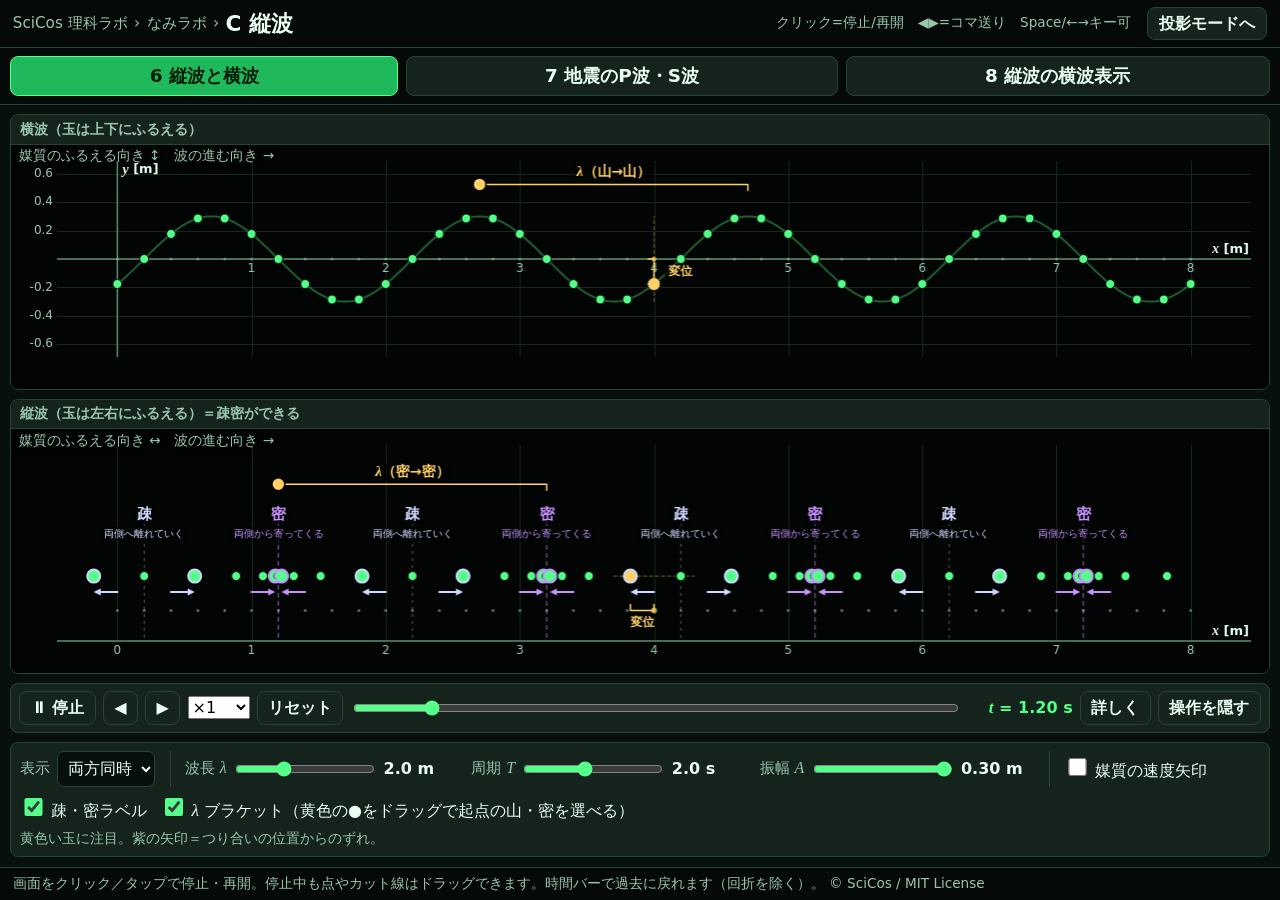
<file: longitudinal.html>
<!doctype html><html lang="ja"><head><meta charset="utf-8">
<meta name="viewport" content="width=device-width, initial-scale=1, maximum-scale=1, user-scalable=no">
<title>C 縦波 - なみラボ</title>
<link rel="stylesheet" href="common.css">
<style>
  /* このページだけの局所補正（common.css は編集しない） */
  /* タブ8（3段）：③の横波表示をいちばん広く */
  .stage.rows3{flex:1}
  .stage.rows3{grid-template-rows:1fr 1fr 1.6fr}
  .stage.rows3 .panel{min-height:0}
  .stage.rows3 .panel canvas{min-height:96px}
  .stage.rows2{flex:1}
  .stage.rows2 .panel{min-height:190px}
  /* 7 地震: 地球の図を主役にする。操作子は ctx.layout('side') で右列へ寄せてあるので、
     図のパネルは正方形に近い形で縦いっぱいに広げる（v(r) グラフを出したときだけ横2枚に戻す）。 */
  .view.side{--earthH:min(66vh,780px)}
  .stage.earth,.view.side .stage.earth{flex:1;min-height:var(--earthH,520px)}
  .view.side .controls:not(.detail){max-height:var(--earthH)}   /* 右列が伸びて図を押し出さないように（中はスクロール） */
  .stage.earth .panel{min-height:0}
  .stage.earth:not(.cols2) .panel{justify-self:center;width:auto;height:100%;aspect-ratio:1/1;max-width:100%}
  .panel .overlay{top:auto;bottom:.4rem;right:.6rem}
  .controls .tag{color:var(--muted);font-size:.85rem;border:1px solid var(--line);border-radius:6px;padding:.1rem .4rem}
  .controls .bigread{font-weight:900;color:var(--yellow);font-variant-numeric:tabular-nums;font-size:1.05rem}
  @media (max-width:760px){
    .view.side{--earthH:min(62vh,520px)}
    .view.side .controls:not(.detail){max-height:none}
    .stage.earth:not(.cols2) .panel{width:100%;height:100%;aspect-ratio:auto}
    .stage.rows3 .panel canvas{min-height:84px}
  }
  /* 投影モード（白地・文字118%・線と文字1.6倍）の局所補正。dark 表示には一切かけない。
     文字が大きくなるぶん、3段のタブ8では枠まわりを削って描画面の高さを確保する。 */
  html[data-mode=proj] .view{padding:.4rem;gap:.4rem}
  /* 見出しが1行に収まる幅のときだけ枠を詰める（狭い画面では見出しが2〜3行になり、
     注記の位置を上げると見出しに重なるので、共通の既定のままにする） */
  @media (min-width:761px){
    html[data-mode=proj] .stage.rows3{grid-template-rows:1.1fr 1fr 1.6fr}
    html[data-mode=proj] .stage.rows3 .panelTitle{padding:.12rem .5rem;font-size:.92rem;line-height:1.25}
    html[data-mode=proj] .stage.rows3 .panel canvas{min-height:90px}
    html[data-mode=proj] .panel .overlayTL{font-size:.72rem;top:1.65rem}
    html[data-mode=proj] .stage.rows3 .panel .overlay{font-size:.95rem}
    /* 地球の図：左上の注記は中央上の「震源」の点に重ねたくないので、左半分で折り返させる */
    html[data-mode=proj] .stage.earth .panel .overlayTL{font-size:.74rem;max-width:40%;line-height:1.3}
  }
</style>
</head><body>
<script src="common.js"></script>
<script>
(() => {
'use strict';
const { C, TAU, ui, Wave, fmt, clamp, hexA, mathHTML } = Nami;
const PROJ = Nami.PROJ, SC = Nami.SC;
// 疎のラベル色（密＝紫と対にする）。投影モードは白地なので、うすい水色では消える → 濃い青緑にする
const SPARSE = PROJ ? '#00695c' : '#cfd8ff';
const EDGE   = PROJ ? '#0d3b1e' : '#04140b';   // 玉のふちの色
const ga = a => PROJ ? Math.min(1, a * 1.9) : a;   // 白地では薄い線が飛ぶので、投影モードだけ濃くする
// 水平ブラケットのラベル。common.js は線から 12px しか離さないので、投影モードの大きい文字だと
// 線の上に乗ってしまう。上側に出すラベルだけ、ここで少し離して描き直す。
// 描くのは cv.clip() の外（＝上の余白にはみ出してよい）ので、いったんためてから flushBrackets() で出す。
const _brLabels = [];
function bracketH(cv, x1, x2, y, label, o) {
  o = o || {};
  cv.hbracket(x1, x2, y, PROJ ? null : label, o);
  if (!PROJ) return;
  // 上に出すラベルは線から十分はなす。下に出すラベル（変位）は x軸の目もりとぶつかるので、線の右へ逃がす。
  _brLabels.push(o.below
    ? { cv, label, X: cv.px(x2) + 10, Y: cv.py(y), o, align: 'left' }
    : { cv, label, X: (cv.px(x1) + cv.px(x2)) / 2, Y: cv.py(y) - 18, o, align: 'center' });
}
function flushBrackets() {
  for (const b of _brLabels) b.cv.textPx(b.label, b.X, b.Y, { color: b.o.color || C.yellow, bold: true, size: b.o.size || 14, align: b.align });
  _brLabels.length = 0;
}

/* ===================================================================
 *  共有パラメータ（タブ6と8で共通。タブ切替時に onShow で再同期）
 * =================================================================== */
const S = { lambda: 2.0, T: 2.0, A: 0.30 };
const X0 = 0, X1 = 8.0;                       // 玉列の x 範囲 [m]
const ampMax = () => 0.95 * S.lambda / TAU;   // 玉が追い越さない上限（dξ/dx > -1）

// 縦波の変位 ξ(x,t) = A sin 2π(t/T − x/λ)   右向きが正
const xi   = (x, t) => S.A * Math.sin(TAU * (t / S.T - x / S.lambda));
const vxi  = (x, t) => S.A * (TAU / S.T) * Math.cos(TAU * (t / S.T - x / S.lambda));
const dxi  = (x, t) => -S.A * (TAU / S.lambda) * Math.cos(TAU * (t / S.T - x / S.lambda)); // ∂ξ/∂x
// 位相 φ = 2π(t/T − x/λ) が φ = 2πn となる x が「密」（ξ が +→− に零交差・∂ξ/∂x 最小）
//                        φ = π+2πn となる x が「疎」
function combX(t, off) {              // x = λ(t/T − off − n) のうち [X0,X1] にあるもの
  const xs = S.lambda * (t / S.T - off), out = [];
  const n0 = Math.ceil((xs - X1) / S.lambda), n1 = Math.floor((xs - X0) / S.lambda);
  for (let n = n0; n <= n1; n++) out.push(xs - n * S.lambda);
  return out.sort((a, b) => a - b);
}
const denseX = t => combX(t, 0);      // 密
const rareX  = t => combX(t, 0.5);    // 疎

function ballXs(N) { const a = []; for (let i = 0; i < N; i++) a.push(X0 + (X1 - X0) * i / (N - 1)); return a; }

// 密と疎は λ/2 ごとに交互に並ぶ。そのすきまに n 文字（1文字 size px）の添え書きが収まるか。
// 投影モードは文字が 1.6 倍で重なりやすいのでここで間引く（dark は従来どおり必ず出す）。
const fits = (cv, n, size) => !PROJ || Math.abs(cv.px(S.lambda) - cv.px(0)) / 2 > n * size * SC * 1.05;

// 密・疎の位置をはさむ「両どなり」の玉の番号。
// 密ではこの2つの玉が向かい合う向きにずれている（＝両側から寄ってくるから混みあう）、疎では逆に離れていく。
function flankPairs(xs, pos) {
  const out = [], h = xs.length > 1 ? (xs[1] - xs[0]) : 0;
  for (const x of pos) {
    // 密・疎の位置にちょうど玉が重なると、その玉の変位は 0 で向きが見えない。
    // そこで「その位置から半玉ぶん以上はなれた、いちばん近い玉」を左右それぞれで選ぶ。
    let L = -1, R = -1;
    for (let i = 0; i < xs.length; i++) { if (xs[i] < x - h * 0.25) L = i; else if (R < 0 && xs[i] > x + h * 0.25) R = i; }
    if (L >= 0 && R >= 0) out.push([L, R]);
  }
  return out;
}
function flankMarks(xs, t, on) {
  const m = new Map();
  if (!on) return m;
  for (const [i, j] of flankPairs(xs, rareX(t)))  { m.set(i, 'r'); m.set(j, 'r'); }
  for (const [i, j] of flankPairs(xs, denseX(t))) { m.set(i, 'd'); m.set(j, 'd'); }   // 重なったら密を優先
  return m;
}

/* λ・T・A スライダー（3タブで共通に作る） */
function paramControls(parent, onChange) {
  const sL = ui.slider(parent, { label: '波長 λ', min: 1, max: 4, step: 0.1, value: S.lambda, unit: 'm', digits: 1,
    onInput: v => { S.lambda = v; sA.el.max = ampMax(); if (S.A > ampMax()) { S.A = ampMax(); sA.set(S.A, true); } onChange(); } });
  const sT = ui.slider(parent, { label: '周期 T', min: 0.5, max: 4, step: 0.1, value: S.T, unit: 's', digits: 1,
    onInput: v => { S.T = v; onChange(); } });
  const sA = ui.slider(parent, { label: '振幅 A', min: 0.02, max: ampMax(), step: 0.01, value: S.A, unit: 'm', digits: 2,
    onInput: v => { S.A = v; onChange(); } });
  sA.box.title = '玉どうしが追い越さない上限 λ/2π まで';
  return { sync() { sL.set(S.lambda, true); sT.set(S.T, true); sA.el.max = ampMax(); sA.set(S.A, true); } };
}

/* ===================================================================
 *  タブ6  縦波と横波
 * =================================================================== */
function buildLT(ctx) {
  let mode = 'both', showVel = false, showTrail = true, showEq = true,
      showLabels = true, showLam = true, N = 41;
  ctx.layout('1'); ctx.stage.classList.add('rows2');

  const cvT = ctx.canvas({ title: '横波（玉は上下にふるえる）' });
  const cvL = ctx.canvas({ title: '縦波（玉は左右にふるえる）＝疎密ができる' });
  const applyMode = () => {
    cvT.box.hidden = (mode === 'long'); cvL.box.hidden = (mode === 'trans');
    ctx.stage.style.gridTemplateRows = (mode === 'both') ? '1fr 1fr' : '1fr';
  };

  ui.select(ctx.controls, { label: '表示', value: mode, options: [['trans', '横波'], ['long', '縦波'], ['both', '両方同時']],
    onChange: v => { mode = v; applyMode(); } });
  ui.sep(ctx.controls);
  const P = paramControls(ctx.controls, () => {});
  ui.sep(ctx.controls);
  ui.toggle(ctx.controls, { label: '媒質の速度矢印', checked: showVel, onChange: v => showVel = v });
  ui.toggle(ctx.controls, { label: '疎・密ラベル', checked: showLabels, onChange: v => showLabels = v });
  ui.toggle(ctx.controls, { label: 'λ ブラケット（黄色の●をドラッグで起点の山・密を選べる）', checked: showLam,
    onChange: v => { showLam = v; hT.hidden = !v; hL.hidden = !v; } });
  ui.note(ctx.controls, '黄色い玉に注目。紫の矢印＝つり合いの位置からのずれ。');

  ui.toggle(ctx.detail, { label: '注目した玉の軌跡（振動の範囲）', checked: showTrail, onChange: v => showTrail = v });
  ui.toggle(ctx.detail, { label: 'つり合いの位置の目印', checked: showEq, onChange: v => showEq = v });
  ui.slider(ctx.detail, { label: '玉の数 N', min: 21, max: 81, step: 2, value: N, digits: 0, onInput: v => N = Math.round(v) });

  applyMode();

  /* --- λ ブラケットの起点（基準位相）---
     山（密）は x = λ(t/T − off) − kλ（k は整数＝何番目の山か）。
     k を状態として持つので、波が進むとブラケットはその山に追随して動く。
     ドラッグでは x から最寄りの k を選び直す＝別の山（密）へ起点を移せる。 */
  let lastT = 0, kT = 0, kL = 0;
  const LAM_YT = () => S.A * 1.75, LAM_YL = () => BY + 0.75;
  function lamAt(t, off, k) {                 // 画面からはみ出したら隣の山へ送る（端で折り返す）
    const room = (X1 - X0) - S.lambda;
    let x = S.lambda * (t / S.T - off) - k * S.lambda;
    if (room <= 0) return { k, x: X0 };
    let g = 0;
    while (x > X1 - S.lambda + 1e-9 && g++ < 999) { k += 1; x -= S.lambda; }
    while (x < X0 - 1e-9 && g++ < 999) { k -= 1; x += S.lambda; }
    return { k, x };
  }
  const nearestK = (t, off, x) => Math.round((S.lambda * (t / S.T - off) - x) / S.lambda);
  const hT = cvT.addHandle({ color: C.yellow, size: 6.5, r: 18,
    get: () => ({ x: lamAt(lastT, 0.25, kT).x, y: LAM_YT() }),
    set: x => { kT = nearestK(lastT, 0.25, x); } });
  const hL = cvL.addHandle({ color: C.yellow, size: 6.5, r: 18,
    get: () => ({ x: lamAt(lastT, 0, kL).x, y: LAM_YL() }),
    set: x => { kL = nearestK(lastT, 0, x); } });
  hT.hidden = hL.hidden = !showLam;

  /* --- 横波の描画 --- */
  function drawTrans(t) {
    const cv = cvT, A = S.A, yM = Math.max(A * 2.3, 0.2);
    cv.clear(); cv.setView({ x0: X0 - 0.45, x1: X1 + 0.45, y0: -yM, y1: yM });
    cv.axes({ xLabel: 'x [m]', yLabel: 'y [m]', xStep: 1, yStep: A >= 0.2 ? 0.1 : 0.05 });
    const y = x => A * Math.sin(TAU * (t / S.T - x / S.lambda));
    cv.clip(() => {
      cv.plot(y, { color: C.wave, width: 2, alpha: 0.35, x0: X0, x1: X1 });
      const xs = ballXs(N), ci = Math.round((N - 1) / 2);
      if (showEq) for (const x of xs) cv.dot(x, 0, 1.5, { color: C.muted, alpha: 0.5 });
      if (showTrail) { cv.line(xs[ci], -A, xs[ci], A, { color: C.yellow, width: 1.2, alpha: 0.35, dash: [3, 3] }); cv.dot(xs[ci], 0, 2.5, { color: C.yellow, alpha: 0.6 }); }
      if (showVel) { const k = A * 0.85 / (A * TAU / S.T); for (const x of xs) cv.arrow(x, y(x), x, y(x) + vxi(x, t) * k, { color: C.vel, width: 1.6, head: 6, alpha: 0.9 }); }
      xs.forEach((x, i) => cv.dot(x, y(x), i === ci ? 6.5 : 4.5, { color: i === ci ? C.yellow : C.wave, stroke: EDGE, width: 1 }));
      // 変位ブラケット
      const xc = xs[ci];
      cv.vbracket(xc, 0, y(xc), '変位', { color: C.yellow, size: 12 });
      // λ ブラケット（山→山）。起点の山は kT が決める＝●をドラッグで別の山へ移せる
      if (showLam) {
        const p = lamAt(t, 0.25, kT); kT = p.k;
        bracketH(cv, p.x, p.x + S.lambda, LAM_YT(), 'λ（山→山）', { color: C.yellow });
      }
    });
    flushBrackets(); cv.drawHandles();
    cv.overlayTL.textContent = '媒質のふるえる向き ↕　波の進む向き →';
  }

  /* --- 縦波の描画 --- */
  const BY = 0.55;                     // 玉列の高さ（x軸は下端に置いて目盛りを重ねない）
  function drawLong(t) {
    const cv = cvL, A = S.A;
    cv.clear(); cv.setView({ x0: X0 - 0.45, x1: X1 + 0.45, y0: 0.02, y1: 1.62 });
    cv.axes({ xLabel: 'x [m]', xStep: 1, yTicks: false, yAxis: false, yStep: 9 });
    const xs = ballXs(N), ci = Math.round((N - 1) / 2), mk = flankMarks(xs, t, showLabels);
    cv.clip(() => {
      if (showLabels) {
        for (const x of denseX(t)) cv.line(x, 0.05, x, 1.0, { color: C.dens, width: 1.4, alpha: ga(0.5), dash: [4, 4] });
        for (const x of rareX(t))  cv.line(x, 0.05, x, 1.0, { color: SPARSE, width: 1.2, alpha: ga(0.35), dash: [2, 5] });
      }
      if (showEq) for (const x of xs) cv.dot(x, BY - 0.28, 1.5, { color: C.muted, alpha: 0.55 });
      if (showTrail) { cv.line(xs[ci] - A, BY, xs[ci] + A, BY, { color: C.yellow, width: 1.2, alpha: 0.35, dash: [3, 3] }); cv.dot(xs[ci], BY - 0.28, 3, { color: C.yellow, alpha: 0.7 }); }
      if (showVel) { const k = 0.9 / (A * TAU / S.T) * Math.min(A, 0.3); for (const x of xs) { const p = x + xi(x, t); cv.arrow(p, BY + 0.26, p + vxi(x, t) * k, BY + 0.26, { color: C.vel, width: 1.6, head: 6, alpha: 0.9, zeroDot: true }); } }
      // 「密／疎」の理由を玉列の上に出す：その位置の両どなりの玉が、つり合いの位置からどちらへずれているか
      if (showLabels) for (let i = 0; i < xs.length; i++) {
        const m = mk.get(i); if (!m) continue;
        cv.arrow(xs[i], BY - 0.13, xs[i] + xi(xs[i], t), BY - 0.13, { color: m === 'd' ? C.dens : SPARSE, width: 2.2, head: 7, zeroDot: true });
      }
      xs.forEach((x, i) => { const m = mk.get(i);
        cv.dot(x + xi(x, t), BY, (i === ci || m) ? 6.5 : 4.5,
          { color: i === ci ? C.yellow : C.wave, stroke: m ? (m === 'd' ? C.dens : SPARSE) : EDGE, width: m ? 2 : 1 }); });
      const xc = xs[ci], d0 = Math.min(xc, xc + xi(xc, t)), d1 = Math.max(xc, xc + xi(xc, t));
      bracketH(cv, d0, d1, BY - 0.28, '変位', { color: C.yellow, below: true, size: 12 });
      if (showLabels) {
        // 添え書き（9文字）は密・疎が λ/2 ごとに並ぶので、投影の大きい文字では入りきらないことがある → 入らなければ省く
        const sub = fits(cv, 9, 10);
        for (const x of denseX(t)) { cv.text('密', x, BY + 0.5, { color: C.dens, bold: true, size: 15 });
          if (sub) cv.text('両側から寄ってくる', x, BY + 0.34, { color: C.dens, size: 10 }); }
        for (const x of rareX(t))  { cv.text('疎', x, BY + 0.5, { color: SPARSE, bold: true, size: 15 });
          if (sub) cv.text('両側へ離れていく', x, BY + 0.34, { color: SPARSE, size: 10 }); }
      }
      // λ ブラケット（密→密）。起点の密は kL が決める＝●をドラッグで別の密へ移せる
      if (showLam) {
        const p = lamAt(t, 0, kL); kL = p.k;
        bracketH(cv, p.x, p.x + S.lambda, LAM_YL(), 'λ（密→密）', { color: C.yellow });
      }
    });
    flushBrackets(); cv.drawHandles();
    cv.overlayTL.textContent = '媒質のふるえる向き ↔　波の進む向き →' + (showVel ? '（橙の矢印は玉の速度）' : '');
  }

  return {
    onShow() { P.sync(); },
    draw(t) {
      lastT = t;
      if (!cvT.box.hidden) drawTrans(t);
      if (!cvL.box.hidden) drawLong(t);
      window.__nami_debug = Object.assign(window.__nami_debug || {}, {
        lt: { t, lambda: S.lambda, T: S.T, showLam,
              lamT: lamAt(t, 0.25, kT), lamL: lamAt(t, 0, kL),
              crests: combX(t, 0.25), dense: denseX(t),
              // 検証用: ブラケットの線上にあるワールド座標 x の画面（ページ）座標
              px: (which, x) => { const cv = which === 'T' ? cvT : cvL, r = cv.el.getBoundingClientRect();
                return { x: r.left + cv.px(x), y: r.top + cv.py(which === 'T' ? LAM_YT() : LAM_YL()) }; } }
      });
    }
  };
}

/* ===================================================================
 *  タブ7  地震のP波・S波（球対称スネルの法則で波線追跡）
 * =================================================================== */
const ER = 6371, R_CMB = 3480, R_ICB = 1221.5, DEG = 180 / Math.PI;
// PREM（Dziewonski & Anderson 1981）の速度多項式をそのまま区分線形にサンプリングした v(r) [km/s]
// 層の区切り（D″＝半径 3480〜3630 km ＝厚さ150 km／410・660 km 不連続／外核・内核）は PREM の値どおり。
// 簡略化したのは次の2点だけ:
//   ① 地殻・海洋（半径 6291 km より上）は省略し、最上部マントルの値 8.08 / 4.47 km/s で代表させる
//   ② 多項式を折れ線で近似する（節点の間は直線補間）
// ※速度分布を「教科書のシャドーゾーンに合う」ように調整することはしない。計算値と観測値のずれは
//   モデルを曲げて消すのではなく、なぜずれるのかを画面で説明する（下の ui.note を参照）。
const VMODEL = {
  P: {
    mantle: [[3480, 13.72], [3555, 13.70], [3630, 13.68], [3770.7, 13.51], [3911.4, 13.35], [4052.1, 13.19],
             [4192.9, 13.02], [4333.6, 12.86], [4474.3, 12.70], [4615, 12.53], [4755.7, 12.35], [4896.4, 12.17],
             [5037.1, 11.97], [5177.9, 11.77], [5318.6, 11.55], [5459.3, 11.31], [5600, 11.07], [5701, 10.75],
             [5771, 10.16], [5871, 9.65], [5971, 9.13], [6061, 8.73], [6151, 8.56], [6291, 8.08], [6371, 8.08]],
    outer:  [[1221.5, 10.36], [1503.8, 10.19], [1786.1, 10.00], [2068.4, 9.78], [2350.8, 9.53], [2633.1, 9.24],
             [2915.4, 8.91], [3197.7, 8.52], [3480, 8.06]],
    inner:  [[0, 11.26], [305.4, 11.25], [610.8, 11.20], [916.1, 11.13], [1221.5, 11.03]]
  },
  S: {
    mantle: [[3480, 7.26], [3555, 7.26], [3630, 7.27], [3770.7, 7.20], [3911.4, 7.14], [4052.1, 7.08],
             [4192.9, 7.01], [4333.6, 6.95], [4474.3, 6.88], [4615, 6.82], [4755.7, 6.75], [4896.4, 6.67],
             [5037.1, 6.60], [5177.9, 6.52], [5318.6, 6.43], [5459.3, 6.34], [5600, 6.24], [5701, 5.95],
             [5771, 5.52], [5871, 5.22], [5971, 4.93], [6061, 4.71], [6151, 4.64], [6291, 4.47], [6371, 4.47]],
    outer:  null,   // 液体なので S 波は伝わらない
    inner:  [[0, 3.67], [407.2, 3.65], [814.3, 3.60], [1221.5, 3.50]]
  }
};
const BPS = {};   // 折れ点（この半径ちょうどで積分を区切る＝RK4 の次数を保つ）
for (const k of ['P', 'S']) {
  const s = new Set([ER, R_CMB, R_ICB]);
  for (const lay of ['mantle', 'outer', 'inner']) { const kn = VMODEL[k][lay]; if (kn) kn.forEach(q => s.add(q[0])); }
  BPS[k] = [...s].sort((a, b) => a - b);
}
const layerOf = r => r > R_CMB ? 'mantle' : (r > R_ICB ? 'outer' : 'inner');
function segIdx(kn, r) { let i = 1; while (i < kn.length - 1 && r > kn[i][0]) i++; return i; }
function vAt(kind, lay, r) {
  const kn = VMODEL[kind][lay]; if (!kn) return 0;
  if (r <= kn[0][0]) return kn[0][1];
  if (r >= kn[kn.length - 1][0]) return kn[kn.length - 1][1];
  const i = segIdx(kn, r), a = kn[i - 1], b = kn[i];
  return a[1] + (b[1] - a[1]) * (r - a[0]) / (b[0] - a[0]);
}
function dvAt(kind, lay, r) {
  const kn = VMODEL[kind][lay]; if (!kn) return 0;
  if (r < kn[0][0] || r > kn[kn.length - 1][0]) return 0;
  const i = segIdx(kn, r), a = kn[i - 1], b = kn[i];
  return (b[1] - a[1]) / (b[0] - a[0]);
}
// 状態 y=[r, Δ, i, τ]  i は外向き動径からの角（0=真上, π=真下）。p = r sin i / v は一定
function deriv(kind, lay, y) {
  const r = y[0], v = vAt(kind, lay, r), si = Math.sin(y[2]);
  return [Math.cos(y[2]), si / r, si * (dvAt(kind, lay, r) / v - 1 / r), 1 / v];
}
function rk4(kind, lay, y, h) {
  const k1 = deriv(kind, lay, y);
  const a = y.map((c, j) => c + h / 2 * k1[j]), k2 = deriv(kind, lay, a);
  const b = y.map((c, j) => c + h / 2 * k2[j]), k3 = deriv(kind, lay, b);
  const c = y.map((q, j) => q + h * k3[j]), k4 = deriv(kind, lay, c);
  return y.map((q, j) => q + h / 6 * (k1[j] + 2 * k2[j] + 2 * k3[j] + k4[j]));
}
function nextBP(kind, rFrom, rTo) {
  const bps = BPS[kind];
  if (rTo > rFrom) { for (const b of bps) if (b > rFrom + 1e-9 && b <= rTo + 1e-12) return b; }
  else { for (let i = bps.length - 1; i >= 0; i--) { const b = bps[i]; if (b < rFrom - 1e-9 && b >= rTo - 1e-12) return b; } }
  return null;
}
function traceRay(kind, r0, takeoffDeg, opt) {
  opt = opt || {};
  const ds = opt.ds || 10, keep = opt.keep !== false;
  let lay = layerOf(r0 - 1e-6);
  let y = [r0, 0, Math.PI - takeoffDeg / DEG, 0];
  const p0 = r0 * Math.sin(y[2]) / vAt(kind, lay, r0);
  let dir = Math.cos(y[2]) < 0 ? -1 : 1, lastB = null, lastBStep = -99;
  let end = 'max', enteredCore = false, enteredInner = false, bouncedICB = false;
  const raw = keep ? [[y[0], y[1], y[3]]] : null;
  const maxSteps = opt.maxSteps || 20000;
  for (let st = 0; st < maxSteps; st++) {
    let ny = rk4(kind, lay, y, ds);
    let b = nextBP(kind, y[0], ny[0]);
    if (b != null && b === lastB && st - lastBStep <= 2) b = null;   // 折れ点ちょうどで反転する退化ケースの往復防止
    let atBP = false;
    if (b != null) {
      let f = (b - y[0]) / (ny[0] - y[0]), cand = ny, ok = false;
      for (let it = 0; it < 6; it++) {
        f = Math.max(1e-7, Math.min(1, f));
        cand = rk4(kind, lay, y, ds * f);
        if (Math.abs(cand[0] - b) < 1e-6) { ok = true; break; }
        const den = cand[0] - y[0]; if (Math.abs(den) < 1e-12) break;
        f *= (b - y[0]) / den;
      }
      if (ok || Math.abs(cand[0] - b) < 0.2) { ny = cand; ny[0] = b; atBP = true; lastB = b; lastBStep = st; }
    }
    { // スネルの法則 p 一定を厳密に課す（反転点近傍は積分に任せる）
      const s = p0 * vAt(kind, lay, ny[0]) / ny[0], c = Math.cos(ny[2]);
      if (Math.abs(c) > 1e-7) dir = c < 0 ? -1 : 1;
      if (s <= 0.99999) ny[2] = dir < 0 ? Math.PI - Math.asin(s) : Math.asin(s);
    }
    if (atBP && ny[0] >= ER) { if (raw) raw.push([ny[0], ny[1], ny[3]]); y = ny; end = 'surface'; break; }
    if (atBP && (ny[0] === R_CMB || ny[0] === R_ICB)) {
      const down = dir < 0;
      const newLay = ny[0] === R_CMB ? (down ? 'outer' : 'mantle') : (down ? 'inner' : 'outer');
      if (newLay !== lay) {
        // S 波は液体の外核へは入れない。ここだけは波線がそこで終わる（画面にも理由を書く）。
        if (kind === 'S' && newLay === 'outer') { if (raw) raw.push([ny[0], ny[1], ny[3]]); y = ny; end = 'cmb'; break; }
        const vOld = vAt(kind, lay, ny[0]), vNew = vAt(kind, newLay, ny[0]);
        const sn = Math.sin(ny[2]) * vNew / vOld;
        if (Math.abs(sn) > 1) {
          // 内核の表面で全反射してはね返る（PKiKP）。波線は消さず、同じ層のまま向きだけ反転させて追い続ける。
          ny[2] = Math.PI - ny[2]; dir = -dir; bouncedICB = true;
        } else {
          ny[2] = down ? Math.PI - Math.asin(sn) : Math.asin(sn);
          lay = newLay;
          if (newLay === 'outer' && down) enteredCore = true;
          if (newLay === 'inner' && down) enteredInner = true;
        }
      }
      ny[0] += dir * 1e-4;
    } else if (atBP) { ny[0] += dir * 1e-4; }
    if (raw) raw.push([ny[0], ny[1], ny[3]]);
    y = ny;
    // 地球の中心を通り抜ける波線（ほぼ真下に出たもの）。極座標が特異になるので、反対側へ出たものとして続ける。
    if (y[0] < 3) { y = [3, y[1] + Math.PI, Math.PI - y[2], y[3]]; dir = 1; if (raw) raw.push([y[0], y[1], y[3]]); }
  }
  return { raw, end, delta: y[1] * DEG, tau: y[3], enteredCore, enteredInner, bouncedICB };
}
// 描画用に間引いて直交座標へ（震源は上＝θ=0）
function toPath(raw, every) {
  const out = [], n = raw.length, k = Math.max(1, Math.round(n / (every || 150)));
  for (let i = 0; i < n; i += k) { const q = raw[i]; out.push([q[0] * Math.sin(q[1]), q[0] * Math.cos(q[1]), q[2]]); }
  const q = raw[n - 1]; out.push([q[0] * Math.sin(q[1]), q[0] * Math.cos(q[1]), q[2]]);
  return out;
}
// 「核に入る／入らない」などの境界となる射出角を二分法で求める
function critAngle(kind, r0, ds, pred) {
  let lo = 0.02, hi = 89.95;
  for (let i = 0; i < 34; i++) { const m = (lo + hi) / 2; if (pred(traceRay(kind, r0, m, { ds, keep: false }))) lo = m; else hi = m; }
  return hi;
}
// 走時 τ から道すじ上の位置を出す（τ は単調に増えるので二分探索）。もう終点に着いていれば null
function posAtTau(path, te) {
  const n = path.length;
  if (!(te >= 0) || n < 2) return null;
  if (te >= path[n - 1][2]) return null;          // 地表（S は外核境界）に着いてしまった
  if (te <= path[0][2]) return [path[0][0], path[0][1]];
  let lo = 0, hi = n - 1;
  while (hi - lo > 1) { const m = (lo + hi) >> 1; if (path[m][2] <= te) lo = m; else hi = m; }
  const a = path[lo], b = path[hi], f = (te - a[2]) / Math.max(1e-9, b[2] - a[2]);
  return [a[0] + (b[0] - a[0]) * f, a[1] + (b[1] - a[1]) * f];
}
// 道すじのうち「波がもう通りすぎた部分」（濃く描く用）
function passedPart(path, te) {
  const out = [];
  for (let i = 0; i < path.length; i++) {
    if (path[i][2] <= te) { out.push(path[i]); continue; }
    const a = path[i - 1];
    if (a) {
      const f = (te - a[2]) / Math.max(1e-9, path[i][2] - a[2]);
      out.push([a[0] + (path[i][0] - a[0]) * f, a[1] + (path[i][1] - a[1]) * f]);
    }
    break;
  }
  return out;
}
// 波面を計算するための射出角の並び。
//   0°付近＝真下、90°＝真横、180°付近＝真上（震源のすぐ上の地表へ）。上向きも入れないと波面が地表まで届かない。
//   「ここを境に道すじが急に変わる」角（外核・内核の入口）のまわりは指数的に細かく刻む＝波面に段差が出ない。
function frontAngles(crits) {
  const a = [], DOWN = 400, UP = 120;
  for (let k = 0; k <= DOWN; k++) a.push(0.12 + (89.94 - 0.12) * k / DOWN);
  for (let k = 0; k <= UP; k++) a.push(90.06 + (179.88 - 90.06) * k / UP);
  for (const c of crits) if (c > 0.3 && c < 89.6)
    for (let j = 1; j <= 34; j++) { const e = 0.6 * Math.pow(0.72, j); a.push(c - e); a.push(c + e); }
  return a.filter(x => x > 0.05 && x < 179.95).sort((x, y) => x - y);
}

const SPEEDS = [15, 30, 60, 120, 300, 600];
const SEIS = { scale: 60, tEnd: 1800 };  // scale=再生速度（画面の1秒＝実際の scale 秒）／tEnd=リピートまでの地震時間 [s]
const SEIS_TAIL = 120;                   // 波が通りぬけてからリピートするまでの余裕（既定 ×60 で約2秒ぶん）
const FRONT_GAP = 420;                   // km。これ以上はなれた隣どうしは「屈折で波面が裂けた所」として細い破線でつなぐ
const BRIDGE_MAX = 3500;                 // km。裂け目がこれより広がったらもう線ではつながない（別々の波面として描く）

function buildSeismic(ctx) {
  let depth = 15, nRays = 36;
  let showPRay = true, showPFront = true, showSRay = true, showSFront = true, showPShadow = true, showSShadow = true, showVprof = false;
  let showLabels = true, showSeismo = true;   // 層ラベル・角度の数字／地震計の小窓（どちらも表示だけ。観測点の計算と読み出しは止めない）
  let obsTh = 75 / DEG;
  ctx.layout('side'); ctx.stage.classList.add('earth');

  const cv = ctx.canvas({ title: '地球の断面（模式図）— P波・S波の道すじと波面' });
  cv.setPad({ l: 6, r: 6, t: 6, b: 6 });
  const cvV = ctx.canvas({ title: '地震波の速度分布 v(r)（PREM 簡略）', maximizable: false });
  cvV.box.hidden = true;

  let RAYS = { P: [], S: [] }, ARR = { P: [], S: [] }, BND = null, CRIT = null, busy = false;
  let FRONT = { P: [], S: [] }, frontJob = null, frontReady = false;

  /* --- 表示用の波線（道すじ）。1本も途中で捨てない --- */
  function rebuildRays() {
    const r0 = ER - depth;
    for (const kind of ['P', 'S']) {
      const list = [];
      for (let k = 0; k < nRays; k++) {
        const a = 0.6 + (89.4 - 0.6) * k / (nRays - 1);
        const r = traceRay(kind, r0, a, { ds: 10 });
        list.push({ a, end: r.end, delta: r.delta, tau: r.tau, inner: !!(r.enteredInner || r.bouncedICB), path: toPath(r.raw, 240) });
      }
      RAYS[kind] = list;
    }
    pushDebug();
  }
  function pushDebug() {
    const info = list => list.map(r => {
      const q = r.path[r.path.length - 1];
      let gap = 0;
      for (let i = 1; i < r.path.length; i++) gap = Math.max(gap, Math.hypot(r.path[i][0] - r.path[i - 1][0], r.path[i][1] - r.path[i - 1][1]));
      return { end: r.end, d: r.delta, inner: r.inner, rEnd: Math.hypot(q[0], q[1]), maxGap: gap };
    });
    window.__nami_debug = Object.assign(window.__nami_debug || {}, {
      rays: { P: info(RAYS.P), S: info(RAYS.S) },
      seis: {
        get frontReady() { return frontReady; }, get tEnd() { return SEIS.tEnd; }, get scale() { return SEIS.scale; },
        get showLabels() { return showLabels; }, get showSeismo() { return showSeismo; },
        get nFront() { return { P: FRONT.P.length, S: FRONT.S.length }; },
        front: (kind, te) => frontRuns(FRONT[kind] || [], te).map(run => run.map(p => [p[0], p[1], !!p[2]]))
      }
    });
  }

  /* --- 走時表・シャドーゾーン --- */
  function rebuildAnalysis() {
    const r0 = ER - depth, ds = 16;
    for (const kind of ['P', 'S']) {
      const list = [];
      for (let k = 0; k <= 170; k++) {
        const a = 0.2 + (89.8 - 0.2) * k / 170;
        const r = traceRay(kind, r0, a, { ds, keep: false });
        if (r.end === 'surface') list.push({ a, d: r.delta, t: r.tau, inner: !!(r.enteredInner || r.bouncedICB) });
      }
      ARR[kind] = list;
    }
    const aP = critAngle('P', r0, ds, r => r.enteredCore);
    const dP = traceRay('P', r0, aP, { ds, keep: false }).delta;
    const aICB = critAngle('P', r0, ds, r => r.enteredInner);
    const aS = critAngle('S', r0, ds, r => r.end !== 'surface');
    const dS = traceRay('S', r0, aS, { ds, keep: false }).delta;
    CRIT = { pCore: aP, pInner: aICB, s: aS };
    // 外核だけを通りぬける P（PKP）。内核を通る/内核ではね返る「弱い P」は帯の定義から外す。
    const fd = a => {
      const r = traceRay('P', r0, a, { ds, keep: false });
      return (r.end === 'surface' && r.enteredCore && !r.enteredInner && !r.bouncedICB) ? r.delta : 1e9;
    };
    let ba = aP / 2, bd = 1e9; const M = 90;
    for (let k = 0; k <= M; k++) { const a = 0.02 + (aP - 0.02) * k / M, d = fd(a); if (d < bd) { bd = d; ba = a; } }
    let lo = ba - (aP - 0.02) / M, hi = ba + (aP - 0.02) / M;
    for (let it = 0; it < 28; it++) { const m1 = lo + (hi - lo) * .382, m2 = lo + (hi - lo) * .618; if (fd(m1) < fd(m2)) hi = m2; else lo = m1; }
    BND = { pStart: dP, pEnd: fd((lo + hi) / 2), sStart: dS, depth };
    window.__nami_debug = Object.assign(window.__nami_debug || {}, { shadow: BND });
    readShadow.set(`P：${fmt(BND.pStart, 1)}°〜${fmt(BND.pEnd, 1)}°　／　S：${fmt(BND.sStart, 1)}°以遠`);
    noteWhy.innerHTML = mathHTML(
      `教科書の P の影「103°〜143°」の 103° は、外核の表面を回り込む P（回折波）を含む観測値。波線（スネルの法則）でたどれる P の限界は ${fmt(BND.pStart, 1)}°（速度分布の誤差ではなく、波線で考える方法の限界）。` +
      `${fmt(BND.pEnd, 1)}° は外核を通りぬけた P（PKP）が戻る最小の角距離（教科書の 143°）。S の影が ${fmt(BND.sStart, 1)}° 以遠なのは、液体の外核を S 波が通れないから（× 印）。` +
      `影の帯にも、内核を通った弱い P は届く。`
    );
    startFront();
  }
  function rebuildAll() { if (busy) return; busy = true; rebuildRays(); rebuildAnalysis(); busy = false; }

  /* --- 波面用の細かい波線を、画面を止めずに少しずつ計算する --- */
  function startFront() {
    frontReady = false;
    frontJob = {
      r0: ER - depth, qi: 0, queue: [
        { kind: 'P', angles: frontAngles([CRIT.pCore, CRIT.pInner]), out: [], i: 0 },
        { kind: 'S', angles: frontAngles([CRIT.s]), out: [], i: 0 }]
    };
  }
  function stepFront(ms) {
    if (!frontJob) return;
    const t0 = performance.now();
    while (frontJob.qi < frontJob.queue.length) {
      const job = frontJob.queue[frontJob.qi];
      while (job.i < job.angles.length) {
        const a = job.angles[job.i++];
        const r = traceRay(job.kind, frontJob.r0, a, { ds: 12 });
        job.out.push({ a, end: r.end, tau: r.tau, path: toPath(r.raw, 200) });
        if (performance.now() - t0 > ms) return;
      }
      frontJob.qi++;
    }
    FRONT = { P: frontJob.queue[0].out, S: frontJob.queue[1].out };
    let mx = 0;
    for (const k of ['P', 'S']) for (const r of FRONT[k]) if (r.end === 'surface' || r.end === 'cmb') mx = Math.max(mx, r.tau);
    SEIS.tEnd = Math.max(600, Math.round(mx)) + SEIS_TAIL;   // いちばん遅い波が着く時刻＋余裕＝リピート周期
    frontJob = null; frontReady = true; pushDebug();
  }

  // 時刻 te の波面。射出角の順に点をつなぎ、着いてしまった波線の所では終点（地表・外核境界）で閉じる。
  // 返り値は [[x, y, bridge], …] の並び。bridge=true は「その手前の点とのあいだが外核の屈折で裂けた所」＝破線でつなぐ。
  function frontRuns(list, te) {
    const n = list.length; if (!n) return [];
    const pos = [], endp = [];
    for (let i = 0; i < n; i++) {
      pos.push(posAtTau(list[i].path, te));
      const p = list[i].path[list[i].path.length - 1]; endp.push([p[0], p[1]]);
    }
    const runs = []; let run = null;
    const flush = () => { if (run && run.length > 1) runs.push(run); run = null; };
    // つなぎ方は1か所だけで決める: 近ければ実線、裂けていれば破線、開きすぎたらつながない
    const join = (x, y) => {
      const last = run && run.length ? run[run.length - 1] : null;
      if (!last) { run = run || []; run.push([x, y, false]); return; }
      const g = Math.hypot(x - last[0], y - last[1]);
      if (g > BRIDGE_MAX) { flush(); run = [[x, y, false]]; return; }
      run.push([x, y, g > FRONT_GAP]);
    };
    for (let i = 0; i < n; i++) {
      const p = pos[i];
      if (!p) { if (run) { join(endp[i][0], endp[i][1]); flush(); } continue; }   // 波面はその境界（地表・外核）で終わる
      if (!run) { run = []; if (i > 0 && !pos[i - 1]) join(endp[i - 1][0], endp[i - 1][1]); }
      join(p[0], p[1]);
    }
    flush();
    return runs;
  }

  // Δ に最初に着く波。inner=true なら「内核を通った（はね返った）弱い P」しか来ていない。
  function firstArrival(list, d) {
    let best = null, inner = false;
    for (let i = 1; i < list.length; i++) {
      const a = list[i - 1], b = list[i];
      if ((a.d - d) * (b.d - d) <= 0 && Math.abs(a.d - b.d) < 25 && Math.abs(a.d - b.d) > 1e-9) {
        const t = a.t + (b.t - a.t) * (d - a.d) / (b.d - a.d);
        if (best == null || t < best) { best = t; inner = !!(a.inner && b.inner); }
      }
    }
    return best == null ? null : { t: best, inner };
  }

  /* --- 操作パネル（既定） --- */
  ui.buttons(ctx.controls, '表示', []);
  ui.toggle(ctx.controls, { label: 'P波の射線（道すじ）', checked: showPRay, onChange: v => showPRay = v });
  ui.toggle(ctx.controls, { label: 'P波の波面', checked: showPFront, onChange: v => showPFront = v });
  ui.toggle(ctx.controls, { label: 'S波の射線（道すじ）', checked: showSRay, onChange: v => showSRay = v });
  ui.toggle(ctx.controls, { label: 'S波の波面', checked: showSFront, onChange: v => showSFront = v });
  ui.toggle(ctx.controls, { label: 'P波の影（シャドーゾーン）', checked: showPShadow, onChange: v => showPShadow = v });
  ui.toggle(ctx.controls, { label: 'S波の影（シャドーゾーン）', checked: showSShadow, onChange: v => showSShadow = v });
  const tLab = ui.toggle(ctx.controls, { label: 'ラベル', checked: showLabels, onChange: v => showLabels = v });
  const tSeis = ui.toggle(ctx.controls, { label: '地震計', checked: showSeismo, onChange: v => { showSeismo = v; if (!v) boxDrag = null; } });
  tLab.box.appendChild(tSeis.el.parentElement); tSeis.box.remove();   // 2つは短いので1行に並べる（右列を縦に伸ばさない）
  ui.sep(ctx.controls);
  const sD = ui.slider(ctx.controls, {
    label: '震源の深さ', min: 0, max: 700, step: 5, value: depth, unit: 'km', digits: 0,
    onInput: v => { depth = v; rebuildRays(); }
  });
  sD.el.addEventListener('change', () => rebuildAnalysis());
  ui.slider(ctx.controls, {
    label: '再生速度', min: 0, max: SPEEDS.length - 1, step: 1, value: SPEEDS.indexOf(60),
    fmt: v => `×${SPEEDS[Math.round(v)]}`,
    onInput: v => {
      const old = SEIS.scale, nw = SPEEDS[Math.round(v)];
      if (nw !== old) { SEIS.scale = nw; ctx.sim.setT(ctx.sim.t * old / nw); }   // 地震の時刻を保ったまま速さだけ変える
    }
  });
  ui.sep(ctx.controls);
  const readShadow = ui.readout(ctx.controls, { label: 'この速度分布から計算した影', value: '計算中…' });
  const readObs = ui.readout(ctx.controls, { label: '観測点', value: '' });
  const readPS = ui.readout(ctx.controls, { label: '初期微動継続時間 S−P', value: '' });
  ui.note(ctx.controls, 'うすい線＝これから通る道すじ、濃い線＝もう通った所。教科書の値とのずれは「詳しく」。');

  /* --- 「詳しく」 --- */
  const noteWhy = ui.note(ctx.detail, '');
  ui.slider(ctx.detail, {
    label: '表示する波線の本数', min: 12, max: 72, step: 2, value: nRays, digits: 0,
    onInput: v => { nRays = Math.round(v); rebuildRays(); }
  });
  ui.toggle(ctx.detail, {
    label: '速度分布 v(r) のグラフ', checked: showVprof,
    onChange: v => { showVprof = v; cvV.box.hidden = !v; ctx.layout(v ? '2' : '1'); cv.resize(); cvV.resize(); }
  });
  ui.note(ctx.detail, '細く薄い線＝内核を通る P（PKIKP）と内核の表面ではね返る P（PKiKP）。');
  ui.note(ctx.detail, '波面の細い破線＝波線が1本も通らないすきま（影のもと）。外核で速さが 13.7→8.1 km/s に落ちて波線が急に内側へ曲がるためにできる。');
  ui.note(ctx.detail, '速度分布は PREM（Dziewonski &amp; Anderson 1981）の折れ線近似（地殻は省略）。');

  /* --- ドラッグできる点 --- */
  cv.addHandle({
    color: PROJ ? '#111111' : '#dfe9e3', size: 8, label: '震源',
    get: () => ({ x: 0, y: ER - depth }),
    set: (x, y) => { depth = clamp(ER - Math.hypot(x, y), 0, 700); sD.set(depth, true); rebuildRays(); },
    onEnd: () => rebuildAnalysis()
  });
  cv.addHandle({
    color: C.yellow, size: 8, label: '観測点',
    get: () => ({ x: ER * Math.sin(obsTh), y: ER * Math.cos(obsTh) }),
    set: (x, y) => { obsTh = Math.atan2(x, y); }
  });

  /* --- 地震計の小窓（キャンバス内・どこをつかんでも動かせる） --- */
  let boxF = null, boxDrag = null;
  const boxCompact = () => cv.w < 520;              // スマホ幅では時間の目もりだけの細い帯にする（数値は下の操作パネルにある）
  const BS = PROJ ? 1.3 : 1;                        // 小窓の文字は px 直書き＝SC が効かないので、ここで投影ぶんを掛ける
  function boxRect() {
    const cp = boxCompact();
    // 投影モードは中の文字を BS 倍にするが、横幅は広げない（中央上の「震源」のラベルを隠さない幅に収める）。
    // そのぶん文言を短くし、いちばん長い「初期微動継続時間 S−P」は2行に分ける。
    const W = cp ? Math.min(cv.w - 12, Math.round(244 * BS)) : Math.round(PROJ ? clamp(cv.w * 0.40, 204, 244) : clamp(cv.w * 0.34, 188, 268)),
          H = Math.round((cp ? 76 : 166) * BS);
    // 既定位置（あとはドラッグで自由に動かせる）。投影モードは小窓が一回り大きいので、
    // そのままだと中央上の「震源」のラベルを隠す → 少し下げる（図は左右対称なので右側が隠れても読める）。
    if (!boxF) boxF = cp ? { x: 0, y: 1 } : { x: 0.99, y: 0.03 };
    const fx = Math.max(0, cv.w - W - 8), fy = Math.max(0, cv.h - H - 8);
    return { x: 4 + boxF.x * fx, y: 4 + boxF.y * fy, w: W, h: H, compact: cp };
  }
  const inBox = p => { if (!showSeismo) return false; const r = boxRect(); return p.x >= r.x && p.x <= r.x + r.w && p.y >= r.y && p.y <= r.y + r.h; };
  cv.onDragStart = (wx, wy, p) => { const r = boxRect(); boxDrag = inBox(p) ? { dx: p.x - r.x, dy: p.y - r.y } : null; };
  cv.onDrag = (wx, wy, p) => {
    if (!boxDrag) return;
    const r = boxRect(), fx = Math.max(1, cv.w - r.w - 8), fy = Math.max(1, cv.h - r.h - 8);
    boxF.x = clamp((p.x - boxDrag.dx - 4) / fx, 0, 1);
    boxF.y = clamp((p.y - boxDrag.dy - 4) / fy, 0, 1);
  };
  cv.onDragEnd = () => { boxDrag = null; };
  cv.el.addEventListener('pointermove', ev => {   // 小窓の上では「動かせる」カーソルにする
    const rc = cv.el.getBoundingClientRect(), p = { x: ev.clientX - rc.left, y: ev.clientY - rc.top };
    const onHandle = cv._hit ? cv._hit(p) : null;   // 震源・観測点をつかんでいるかは common.js 側の判定にまかせる
    cv.el.style.cursor = boxDrag ? 'grabbing' : (onHandle ? 'grab' : (inBox(p) ? 'move' : 'pointer'));
  });

  /* --- 地球断面の描画 --- */
  // 投影モードは白地なので、層は「うすい色の面＋濃いふち」にする（暗い茶色のままだと黒い塊に見える）
  const LAY = PROJ ? [
    { r: ER, fill: '#fae3c6', stroke: '#a3662a', label: 'マントル（固体）', lr: 5000, lt: 236 },
    { r: R_CMB, fill: '#fdf3c4', stroke: '#9a7500', label: '外核（液体）＝S波は通れない', lr: 2600, lt: 242 },
    { r: R_ICB, fill: '#dcdcdc', stroke: '#555555', label: '内核（固体）', lr: 640, lt: 236 }
  ] : [
    { r: ER, fill: '#3b2d22', stroke: '#7a5f47', label: 'マントル（固体）', lr: 5000, lt: 236 },
    { r: R_CMB, fill: '#5d3410', stroke: '#c2701f', label: '外核（液体）＝S波は通れない', lr: 2600, lt: 242 },
    { r: R_ICB, fill: '#c8912f', stroke: '#ffd166', label: '内核（固体）', lr: 640, lt: 236 }
  ];
  const LAYLAB = PROJ ? '#4a2600' : '#ffe6c4';   // 層ラベルの文字色
  // 右半分を描いてから、同じ手続きを左右反転してもう一度描く（文字は反転してしまうので外で描く）
  function mirrored(fn) { const g = cv.ctx, X0 = cv.px(0); g.save(); g.translate(2 * X0, 0); g.scale(-1, 1); fn(); g.restore(); }

  function drawRaySet(list, color, te) {
    for (const r of list) {
      cv.plotPts(r.path, { color, width: r.inner ? 1.0 : 1.3, alpha: PROJ ? 0.34 : 0.20 });  // 道すじ全体（うすく）
      const passed = passedPart(r.path, te);
      if (passed.length > 1) cv.plotPts(passed, { color, width: r.inner ? 1.2 : 1.8, alpha: 0.88 });  // もう通った所（濃く）
    }
  }
  function drawFrontSet(list, color, te) {
    for (const run of frontRuns(list, te)) {
      let solid = [run[0]];
      const flush = () => { if (solid.length > 1) cv.plotPts(solid, { color, width: 3, alpha: 0.95 }); };
      for (let i = 1; i < run.length; i++) {
        if (run[i][2]) {   // 屈折で裂けた所は細い破線でつなぐ（波線が1本も通らないすきま＝影のもと）
          flush();
          cv.plotPts([run[i - 1], run[i]], { color, width: 1.2, alpha: 0.5, dash: [5, 6] });
          solid = [run[i]];
        } else solid.push(run[i]);
      }
      flush();
    }
  }

  function drawEarth(t) {
    const te = t * SEIS.scale;                  // 地震発生からの時間 [s]
    cv.clear();
    const need = ER * 1.215, aspect = cv.iw / Math.max(1, cv.ih);
    cv.setViewIso(0, 0, need * Math.max(1, aspect));   // 横幅基準の setViewIso を「縦にも切れない」ようにして使う
    for (const L of LAY) cv.circle(0, 0, L.r, { fill: L.fill, color: L.stroke, width: PROJ ? 2.2 : 1.5 });
    // 角距離の目盛り（影ラベルと重なる角度は数値を省く）
    const pMid = BND ? (BND.pStart + BND.pEnd) / 2 : -99, sMid = BND ? (BND.sStart + 178) / 2 : -99;
    for (let d = 0; d <= 180; d += 30) {
      const nearEdge = BND && ((showPShadow && (Math.abs(d - BND.pStart) < 9 || Math.abs(d - BND.pEnd) < 9)) || (showSShadow && Math.abs(d - BND.sStart) < 9));
      const hide = nearEdge || (BND && ((showPShadow && Math.abs(d - pMid) < 12) || (showSShadow && Math.abs(d - sMid) < 12)));
      for (const sg of [1, -1]) {
        if (d === 0 && sg < 0) continue; if (d === 180 && sg < 0) continue;
        const th = sg * d / DEG, sx = Math.sin(th), cy = Math.cos(th);
        cv.line(ER * 0.965 * sx, ER * 0.965 * cy, ER * sx, ER * cy, { color: C.guide, width: 1, alpha: .55 });
        if (!hide && showLabels) cv.text(d + '°', ER * 1.118 * sx, ER * 1.118 * cy, { color: C.muted, size: 11, bg: PROJ ? C.textBg : 'rgba(2,5,3,0.6)' });
      }
    }
    // シャドーゾーン（P と S は別々に出し入れできる）
    if (BND && (showPShadow || showSShadow)) {
      const band = (d1, d2, sg, r0, r1) => {
        const p = [], n = Math.max(3, Math.round(Math.abs(d2 - d1)));
        for (let i = 0; i <= n; i++) { const th = sg * (d1 + (d2 - d1) * i / n) / DEG; p.push([r1 * Math.sin(th), r1 * Math.cos(th)]); }
        for (let i = n; i >= 0; i--) { const th = sg * (d1 + (d2 - d1) * i / n) / DEG; p.push([r0 * Math.sin(th), r0 * Math.cos(th)]); }
        return p;
      };
      // 帯は地表のすぐ外側に並べて描く（地球の内部を通る波面や波線と重ならない）
      // 投影モードは帯を太く・濃くする（白地では薄い帯が飛ぶ）。外側の半径は動かさない
      // ＝角距離の数字（1.118・1.178）と重ねないため。内側へ広げて太くする。
      const PB = PROJ ? [ER * 0.994, ER * 1.050] : [ER * 1.004, ER * 1.050];
      const SB = PROJ ? [ER * 1.054, ER * 1.108] : [ER * 1.056, ER * 1.102];
      const bandOpt = col => PROJ ? { color: col, width: 1.2, fill: hexA(col, 0.55), close: true }
                                  : { color: 'none', fill: hexA(col, col === C.wave1 ? 0.45 : 0.38), close: true };
      for (const sg of [1, -1]) {
        if (showSShadow) cv.plotPts(band(BND.sStart, 180, sg, SB[0], SB[1]), bandOpt(C.wave2));
        if (showPShadow) cv.plotPts(band(BND.pStart, BND.pEnd, sg, PB[0], PB[1]), bandOpt(C.wave1));
      }
      // 数字は P と S で半径をずらす（98° と 103° が近くても重ならない）
      const edge = (d, col, rr, rLab) => {
        const th = d / DEG;
        for (const sg of [1, -1]) {
          const sx2 = sg * Math.sin(th), cy2 = Math.cos(th);
          cv.line(ER * 0.985 * sx2, ER * 0.985 * cy2, rr * 1.005 * sx2, rr * 1.005 * cy2, { color: col, width: 1.5, alpha: .9 });
          if (showLabels) cv.text(fmt(d, 0) + '°', ER * rLab * sx2, ER * rLab * cy2, { color: col, size: 11, bold: true });
        }
      };
      if (showPShadow) { edge(BND.pStart, C.wave1, PB[1], 1.118); edge(BND.pEnd, C.wave1, PB[1], 1.118); }
      if (showSShadow) edge(BND.sStart, C.wave2, SB[1], 1.178);
      const mid = (BND.pStart + BND.pEnd) / 2 / DEG, rp = (PB[0] + PB[1]) / 2;
      if (showPShadow) cv.text('P波の影', rp * Math.sin(mid), rp * Math.cos(mid), { color: C.wave1, bold: true, size: 12 });
      const ms = (BND.sStart + 178) / 2 / DEG, rs = (SB[0] + SB[1]) / 2;
      if (showSShadow) cv.text('S波の影', rs * Math.sin(ms), rs * Math.cos(ms), { color: C.wave2, bold: true, size: 12 });
    }
    // 波線（道すじ）
    const rays = () => { if (showSRay) drawRaySet(RAYS.S, C.wave2, te); if (showPRay) drawRaySet(RAYS.P, C.wave1, te); };
    rays(); mirrored(rays);
    // 波面
    if (frontReady) {
      const fronts = () => { if (showSFront) drawFrontSet(FRONT.S, C.wave2, te); if (showPFront) drawFrontSet(FRONT.P, C.wave1, te); };
      fronts(); mirrored(fronts);
    }
    // S が止まる点の × 印（文字は反転させられないので左右ぶんをここで置く）
    if (showSRay) {
      let stop = null;
      for (const r of RAYS.S) if (r.end === 'cmb') {
        const q = r.path[r.path.length - 1];
        for (const sg of [1, -1]) cv.text('×', sg * q[0], q[1], { color: C.wave2, bold: true, size: 13, bg: false });
        if (!stop || q[0] > stop[0]) stop = q;
      }
      if (stop && showLabels) {   // ラベルは左側に置く（右上は地震計の小窓の定位置なので重ねない）
        const L = Math.hypot(stop[0], stop[1]) || 1, f = (R_CMB + 620) / L;
        cv.text('×＝S波はここで止まる', -stop[0] * f, stop[1] * f, { color: C.wave2, size: 11, bold: true, bg: PROJ ? 'rgba(255,255,255,0.93)' : 'rgba(2,5,3,0.92)' });
      }
    }
    // 層ラベル
    if (showLabels) for (const L of LAY) { const th = L.lt / DEG; cv.text(L.label, L.lr * Math.sin(th), L.lr * Math.cos(th), { color: LAYLAB, bold: true, size: 12 }); }
    cv.drawHandles();
    drawBox(te);
    cv.overlay.textContent = frontJob ? '波面を計算中…' : '再生速度 ×' + SEIS.scale;
    // 投影モードでは CSS で幅を左 40% に制限して折り返す＝中央上の「震源」のラベルに重ねない
    cv.overlayTL.textContent = '層の厚さは実際の比率　外核＝深さ2891 km〜　内核＝深さ5150 km〜';
  }

  /* --- 観測点の簡易地震計（ドラッグで動かせる小窓） --- */
  function drawBox(te) {
    const dObs = Math.abs(obsTh) * DEG, arP = firstArrival(ARR.P, dObs), arS = firstArrival(ARR.S, dObs);
    const tp = arP ? arP.t : null, ts = arS ? arS.t : null;
    const pTag = arP && arP.inner ? '（内核を通った弱い P）' : '';
    readObs.set(`Δ = ${fmt(dObs, 1)}°　P到達 ${tp == null ? '— ' : fmt(tp, 0) + ' s' + pTag}　S到達 ${ts == null ? '—（Sのシャドーゾーン）' : fmt(ts, 0) + ' s'}`);
    readPS.set(tp != null && ts != null ? fmt(ts - tp, 0) + ' s' : '測定できない');
    if (!showSeismo) return;                         // 小窓を隠しても、右列の読み出しは上で更新ずみ
    const g = cv.ctx, r = boxRect(), TMAX = Math.max(1200, SEIS.tEnd);
    const F = (px, bold) => (bold ? 'bold ' : '') + Math.round(px * BS) + 'px system-ui,sans-serif';
    const PX = v => v * BS;                            // 小窓内の px 寸法（投影では一回り大きく）
    g.save();
    // 投影モードは白地なので、小窓も白地＋濃いふちにする（黒い四角にしない）
    g.fillStyle = PROJ ? 'rgba(255,255,255,0.94)' : 'rgba(2,10,6,0.88)';
    g.strokeStyle = boxDrag ? C.yellow : (PROJ ? C.muted : C.line); g.lineWidth = boxDrag ? 2 * BS : 1 * BS;
    g.fillRect(r.x, r.y, r.w, r.h); g.strokeRect(r.x, r.y, r.w, r.h);
    g.textBaseline = 'alphabetic';
    g.fillStyle = C.text; g.font = F(12, true); g.textAlign = 'left';
    g.fillText('観測点の地震計', r.x + PX(10), r.y + PX(18));
    g.fillStyle = C.muted; g.font = F(10); g.textAlign = 'right';
    g.fillText(PROJ ? '⣿ 移動' : '⣿ ドラッグで移動', r.x + r.w - PX(8), r.y + PX(18));
    const axY = r.y + PX(r.compact ? 52 : 58), x0 = r.x + PX(10), x1 = r.x + r.w - PX(10), xOf = ss => x0 + (x1 - x0) * clamp(ss / TMAX, 0, 1);
    g.strokeStyle = C.axis; g.lineWidth = 1 * BS; g.beginPath(); g.moveTo(x0, axY); g.lineTo(x1, axY); g.stroke();
    if (tp != null && ts != null) { g.fillStyle = hexA(C.yellow, PROJ ? 0.28 : 0.18); g.fillRect(xOf(tp), axY - PX(16), xOf(ts) - xOf(tp), PX(16)); }
    const mark = (ss, col, lab) => {
      if (ss == null) return; const X = xOf(ss);
      g.strokeStyle = col; g.lineWidth = 2.5 * BS; g.beginPath(); g.moveTo(X, axY); g.lineTo(X, axY - PX(22)); g.stroke();
      g.fillStyle = col; g.font = F(12, true); g.textAlign = 'center'; g.fillText(lab, X, axY - PX(26));
    };
    mark(tp, C.wave1, 'P'); mark(ts, C.wave2, 'S');
    const Xc = xOf(te); g.strokeStyle = C.yellow; g.lineWidth = 1.5 * BS; g.beginPath(); g.moveTo(Xc, axY + PX(5)); g.lineTo(Xc, axY - PX(30)); g.stroke();
    g.fillStyle = C.muted; g.font = F(10); g.textAlign = 'left'; g.fillText('0', x0, axY + PX(12));
    g.textAlign = 'right'; g.fillText(fmt(TMAX, 0) + ' s', x1, axY + PX(12));
    if (r.compact) { g.restore(); return; }          // 細い帯のときは数値を下の操作パネルにまかせる
    g.textAlign = 'left'; g.font = F(12);
    const li = (txt, col, k) => { g.fillStyle = col; g.fillText(txt, r.x + PX(10), r.y + PX(86 + k * 17)); };
    li('角距離 Δ = ' + fmt(dObs, 1) + '°', C.yellow, 0);
    li('P 到達 ' + (tp == null ? '—' : fmt(tp, 0) + ' s' + pTag), C.wave1, 1);
    li('S 到達 ' + (ts == null ? (PROJ ? '—（Sの影の中）' : '— （Sのシャドーゾーン）') : fmt(ts, 0) + ' s'), C.wave2, 2);
    const sp = tp != null && ts != null ? fmt(ts - tp, 0) + ' s' : '—';
    g.fillStyle = C.text; g.font = F(12, true);
    if (PROJ) {   // 横幅を広げない代わりに2行に分ける
      g.fillText('初期微動継続時間', r.x + PX(10), r.y + PX(86 + 3 * 17));
      g.fillText('S−P = ' + sp, r.x + PX(10), r.y + PX(86 + 4 * 17));
    } else g.fillText('初期微動継続時間 S−P = ' + sp, r.x + PX(10), r.y + PX(86 + 3 * 17));
    g.restore();
  }

  function drawVprof() {
    const c = cvV; c.clear(); c.setView({ x0: 0, x1: 14.5, y0: 0, y1: 6500 });
    c.axes({ xLabel: 'v [km/s]', yLabel: 'r [km]', xStep: 2, yStep: 1000 });
    c.clip(() => {
      for (const [kind, col] of [['P', C.wave1], ['S', C.wave2]]) {
        for (const lay of ['mantle', 'outer', 'inner']) {
          const kn = VMODEL[kind][lay]; if (!kn) continue;
          c.plotPts(kn.map(q => [q[1], q[0]]), { color: col, width: 2.5 });
        }
      }
      for (const r of [R_CMB, R_ICB]) c.line(0, r, 14.5, r, { color: C.guide, width: 1, dash: [4, 4], alpha: .6 });
      c.text('外核（S波は0）', 11.5, R_CMB - 260, { color: C.muted, size: 11 });
    });
  }

  rebuildAll();
  return {
    loop: () => SEIS.tEnd / SEIS.scale,              // 波が通りぬけたら地震発生の瞬間へもどる
    tMax: () => SEIS.tEnd / SEIS.scale,              // 時間バーの右端（地震の時刻でいえば再生速度によらず一定）
    timeLabel: t => '地震発生からの時間 ' + fmt(t * SEIS.scale, 0) + ' s',
    draw(t) { stepFront(10); drawEarth(t); if (!cvV.box.hidden) drawVprof(); }
  };
}

/* ===================================================================
 *  タブ8  縦波の横波表示
 * =================================================================== */
function buildLTG(ctx) {
  let N = 41, rev = false, showLabels = true, showGuides = true, showVel = false;
  let rot = 0, rotTarget = 0, rotT0 = 0, rotFrom = 0;
  const ROTMS = 1300;
  ctx.layout('1'); ctx.stage.classList.add('rows3');

  const c1 = ctx.canvas({ title: '① 縦波（媒質の玉）　混みあう所＝密（高圧）／すく所＝疎（低圧）' });
  const c2 = ctx.canvas({ title: '② 各玉の変位を矢印で（玉＝つり合いの位置・右向きを正）' });
  const c3 = ctx.canvas({ title: '③ 矢印を90°回すと「横波表示」になる' });
  // 投影モードは文字も余白も 1.6 倍。3段のこのタブでも既定の余白（上下で 78px）だけで描画面が埋まって
  // 図がつぶれるので、目盛りを出さない段の余白を削って中身の高さを取り戻す。
  if (PROJ) {
    c1.setPad({ t: 4, b: 20, l: 14, r: 12 });
    c2.setPad({ t: 3, b: 4, l: 14, r: 12 });
    c3.setPad({ t: 3, b: 4, l: 26, r: 12 });
  }

  const P = paramControls(ctx.controls, () => {});
  ui.sep(ctx.controls);
  const rotBtn = ui.button(ctx.controls, { label: '矢印を回す ↻', className: 'primary', onClick: () => {
    rotFrom = rot; rotTarget = (rotTarget === 90 ? 0 : 90); rotT0 = performance.now();
    rotBtn.textContent = rotTarget === 90 ? '矢印を戻す ↺' : '矢印を回す ↻';
  } });
  ui.note(ctx.controls, '右向きの変位を上向きに、左向きを下向きに写し替えるだけ（矢印の長さ＝変位の大きさは変えない）。左右のずれは重なって見にくいので縦にそろえる約束。');
  ui.toggle(ctx.controls, { label: '疎・密ラベル', checked: showLabels, onChange: v => showLabels = v });
  ui.toggle(ctx.controls, { label: '疎密の位置の縦線', checked: showGuides, onChange: v => showGuides = v });
  ui.note(ctx.controls, '密では左どなりの玉が右へ、右どなりの玉が左へずれて、両側から寄ってくる（②の太い2本の矢印）。疎はその逆。');

  const revBtn = ui.button(ctx.detail, { label: '正の向きを反転する（→ ⇄ ←）', onClick: () => {
    rev = !rev; revBtn.classList.toggle('active', rev);
    revNote.textContent = rev ? '変位の正の向き：左 ←（反転中）'
                              : '変位の正の向き：右 →（標準）';
  } });
  const revNote = ui.note(ctx.detail, '変位の正の向き：右 →（標準）');
  ui.note(ctx.detail, '疎密を式で書くと Δρ ∝ −∂ξ/∂x（ξ＝変位）。');
  ui.toggle(ctx.detail, { label: '媒質の速度矢印（①）', checked: showVel, onChange: v => showVel = v });
  ui.slider(ctx.detail, { label: '玉の数 N', min: 21, max: 61, step: 2, value: N, digits: 0, onInput: v => N = Math.round(v) });

  const sgn = () => (rev ? -1 : 1);
  const VX0 = X0 - 0.45, VX1 = X1 + 0.45;


  function guides(cv, t, y0, y1) {
    if (!showGuides) return;
    for (const x of denseX(t)) cv.line(x, y0, x, y1, { color: C.dens, width: 1.3, alpha: ga(.45), dash: [4, 4] });
    for (const x of rareX(t))  cv.line(x, y0, x, y1, { color: SPARSE, width: 1.1, alpha: ga(.3), dash: [2, 5] });
  }

  const BY1 = 0.5;
  function draw1(t) {
    const cv = c1; cv.clear();
    cv.setView({ x0: VX0, x1: VX1, y0: 0.02, y1: 1.22 });
    cv.axes({ xLabel: 'x [m]', xStep: 1, yTicks: false, yAxis: false, yStep: 9 });
    const xs = ballXs(N), mk = flankMarks(xs, t, showLabels);
    cv.clip(() => {
      guides(cv, t, 0.05, 0.92);
      for (const x of xs) cv.dot(x, BY1 - 0.28, 1.5, { color: C.muted, alpha: .5 });
      if (showVel) { const k = 0.32 / (S.A * TAU / S.T) * Math.min(S.A, 0.3); for (const x of xs) { const p = x + xi(x, t); cv.arrow(p, BY1 + 0.22, p + vxi(x, t) * k, BY1 + 0.22, { color: C.vel, width: 1.5, head: 5, alpha: .85, zeroDot: true }); } }
      // 密・疎をはさむ2つの玉は大きく描く（②の太い矢印と同じ玉）
      xs.forEach((x, i) => { const m = mk.get(i);
        cv.dot(x + xi(x, t), BY1, m ? 6.5 : 4.5, { color: C.wave, stroke: m ? (m === 'd' ? C.dens : SPARSE) : EDGE, width: m ? 2 : 1 }); });
      if (showLabels) {
        for (const x of denseX(t)) cv.text('密', x, BY1 + 0.42, { color: C.dens, bold: true, size: 14 });
        for (const x of rareX(t))  cv.text('疎', x, BY1 + 0.42, { color: SPARSE, bold: true, size: 14 });
      }
    });
  }

  function draw2(t) {
    const cv = c2; cv.clear();
    const yM = Math.max(S.A * 1.5, 0.12);
    cv.setView({ x0: VX0, x1: VX1, y0: -yM, y1: yM });
    cv.axes({ xStep: 1, xTicks: false, yTicks: false, yStep: yM });
    const xs = ballXs(N), mk = flankMarks(xs, t, showLabels);
    cv.clip(() => {
      guides(cv, t, -yM, yM);
      // 玉はつり合いの位置に置き、そこから「いまどれだけずれているか」を矢印で出す（矢印の根もと＝玉）。
      // 玉は小さめ：密・疎の両隣の玉は変位が小さいので、玉が大きいと矢印が玉に隠れる
      xs.forEach((x, i) => { const m = mk.get(i);
        cv.dot(x, 0, m ? 4.2 : 3, { color: C.wave, stroke: m ? (m === 'd' ? C.dens : SPARSE) : EDGE, width: m ? 1.6 : 1, alpha: m ? 1 : 0.9 }); });
      xs.forEach((x, i) => {
        const d = sgn() * xi(x, t), m = mk.get(i);
        cv.arrow(x, 0, x + d, 0, { color: d >= 0 ? C.wave : C.wave1, width: m ? 3.6 : 2.2, head: m ? 9 : 7, alpha: m ? 1 : 0.85 });
      });
      if (showLabels && fits(cv, 3, 11)) {
        for (const x of denseX(t)) cv.text('寄る', x, yM * 0.5, { color: C.dens, bold: true, size: 11 });
        for (const x of rareX(t))  cv.text('離れる', x, -yM * 0.5, { color: SPARSE, bold: true, size: 11 });
      }
    });
    cv.overlayTL.textContent = (rev ? '変位の正の向き：左 ←' : '変位の正の向き：右 →')
      + (PROJ ? '' : '　太い2本＝密・疎をはさむ玉');
  }

  function draw3(t) {
    const cv = c3; cv.clear();
    cv.setViewIso((VX0 + VX1) / 2, 0, (VX1 - VX0) / 2);
    cv.axes({ xStep: 1, xTicks: false, yStep: 0.2 });
    const a = rot / DEG, ca = Math.cos(a), sa = Math.sin(a);
    cv.clip(() => {
      guides(cv, t, cv.view.y0, cv.view.y1);
      const xs = ballXs(N), mk = flankMarks(xs, t, showLabels), tips = [];
      for (const x of xs) {
        const d = sgn() * xi(x, t);
        tips.push([x + d * ca, d * sa]);
      }
      if (rot > 1) cv.plotPts(tips, { color: C.wave, width: 2.5, alpha: clamp(rot / 90, 0, 1) });
      // 矢印の色は②と同じ（＋＝緑／−＝青）。回しても色も長さも変えない＝写し替えただけ
      // 玉（つり合いの位置）に付いた矢印を、そのまま90°回す。回したあとも矢印は消さない＝矢印の先が曲線の上に乗る
      xs.forEach((x, i) => { const m = mk.get(i);
        cv.dot(x, 0, m ? 4 : 2.8, { color: C.wave, stroke: m ? (m === 'd' ? C.dens : SPARSE) : EDGE, width: m ? 1.6 : 1, alpha: m ? 1 : 0.9 }); });
      xs.forEach((x, i) => { const d = sgn() * xi(x, t), m = mk.get(i);
        cv.arrow(x, 0, tips[i][0], tips[i][1], { color: d >= 0 ? C.wave : C.wave1, width: m ? 3.4 : 2.2, head: m ? 9 : 7, alpha: m ? 1 : .9 }); });
      if (rot > 88 && showLabels) {
        for (const x of denseX(t)) cv.text('密', x, cv.view.y1 * 0.86, { color: C.dens, bold: true, size: 14 });
        for (const x of rareX(t))  cv.text('疎', x, cv.view.y1 * 0.86, { color: SPARSE, bold: true, size: 14 });
      }
    });
    cv.overlayTL.textContent = '';   // 写し替えの理由は操作パネルの注記にある（同じ文を二重に置かない）
    cv.overlay.textContent = rot > 88 ? '回転 90°　緑の曲線＝矢印の先をつないだもの＝横波表示' : '回転 ' + fmt(rot, 0) + '°';
  }

  return {
    onShow() { P.sync(); },
    draw(t) {
      if (rot !== rotTarget) {
        const k = clamp((performance.now() - rotT0) / ROTMS, 0, 1);
        const e = k < .5 ? 2 * k * k : 1 - Math.pow(-2 * k + 2, 2) / 2;
        rot = rotFrom + (rotTarget - rotFrom) * e;
        if (k >= 1) rot = rotTarget;
      }
      draw1(t); draw2(t); draw3(t);
      window.__nami_debug = Object.assign(window.__nami_debug || {}, {
        ltg: {
          t, lambda: S.lambda, T: S.T, A: S.A, rev, rot,
          dense: denseX(t), rare: rareX(t),
          dxi: (x) => dxi(x, t), xi: (x) => xi(x, t), sgn: sgn(),
          flank: (() => { const xs = ballXs(N); return { xs, d: flankPairs(xs, denseX(t)), r: flankPairs(xs, rareX(t)) }; })()
        }
      });
    }
  };
}

/* =================================================================== */
Nami.init({
  title: 'C 縦波',
  tabs: [
    { id: 'lt',      label: '6 縦波と横波',       period: () => S.T, build: buildLT },
    { id: 'seismic', label: '7 地震のP波・S波',   period: () => SEIS.tEnd / SEIS.scale, build: buildSeismic },
    { id: 'ltgraph', label: '8 縦波の横波表示',   period: () => S.T, build: buildLTG }
  ]
});
})();
</script></body></html>
</file>
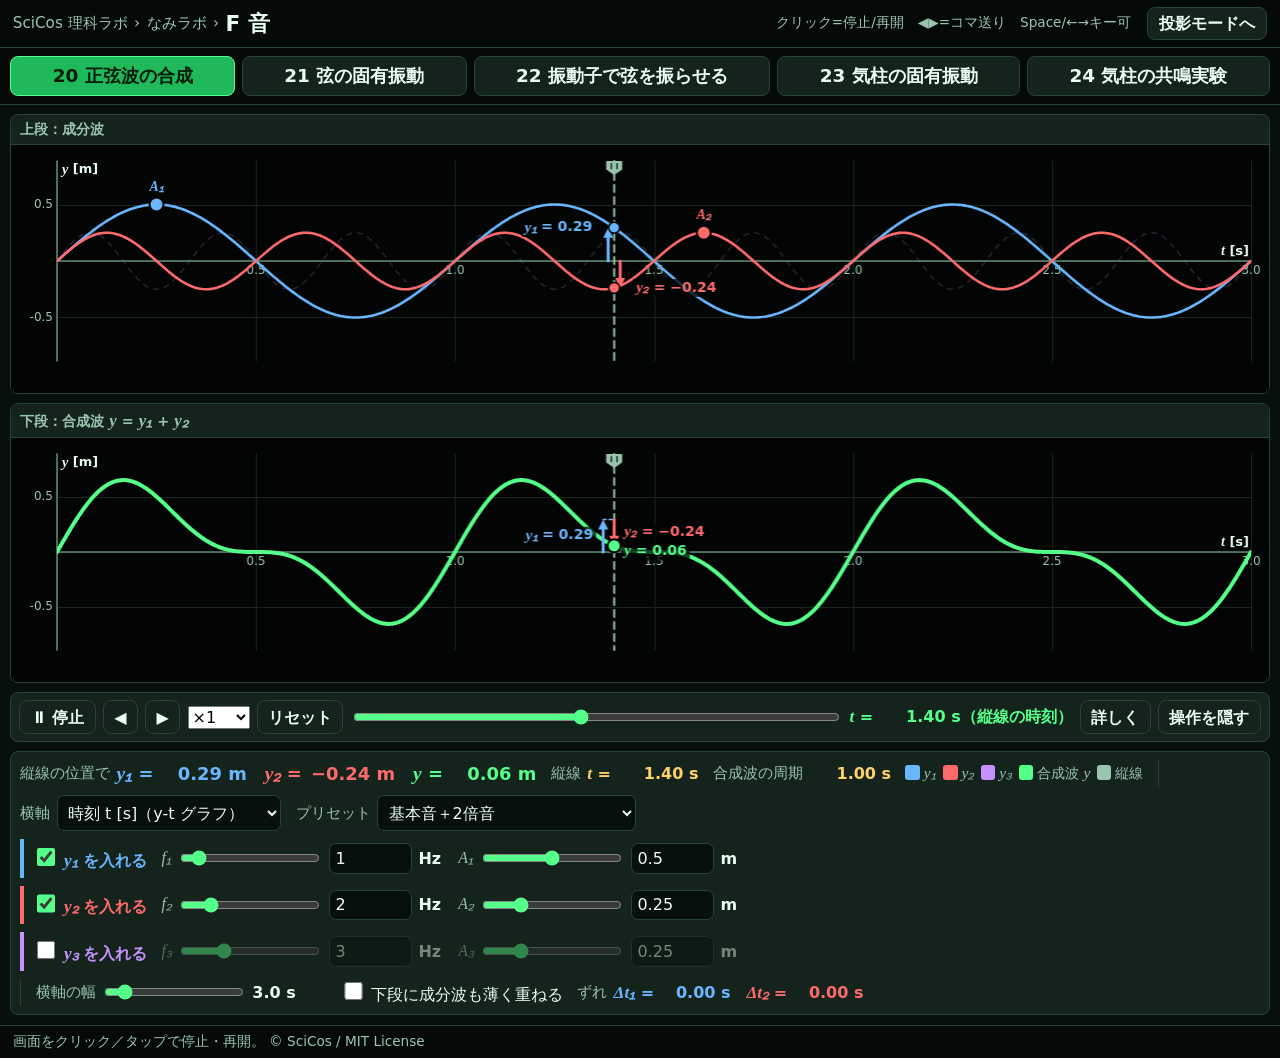
<file: sound.html>
<!doctype html><html lang="ja"><head><meta charset="utf-8">
<meta name="viewport" content="width=device-width, initial-scale=1, maximum-scale=1, user-scalable=no">
<title>F 音 - なみラボ</title>
<link rel="stylesheet" href="common.css">
<style>
  /* 局所補正（common.css は編集しない） */
  /* 20 正弦波の合成 */
  .panel.cmb{min-height:280px}
  .controls .readout.big{font-size:1.12rem}
  .num{display:inline-block;text-align:right;font-variant-numeric:tabular-nums;white-space:nowrap}
  .controls .wv0{color:var(--c0);font-weight:900}
  .controls .wv1{color:var(--c1);font-weight:900}
  .controls .wv2{color:var(--c2);font-weight:900}
  .controls .wvy{color:var(--cy);font-weight:900}
  .controls .wave-row{display:flex;flex-wrap:wrap;align-items:center;gap:.35rem .9rem;flex-basis:100%;padding:.25rem 0 .25rem .55rem;border-left:4px solid var(--cw)}
  .controls .wave-row.off .ctl:not(.onoff){opacity:.45}
  .controls .wave-row .onoff label{font-weight:900;color:var(--cw);white-space:nowrap}
  .controls .wave-row input[type=number]{width:5.2rem;padding:.3rem .35rem}
  .controls .wave-row .val{display:none}
  .controls .wave-row .unit{color:var(--text);font-weight:700;min-width:1.6rem}
  html[data-mode=proj] .panel.cmb{min-height:320px}
  @media (max-width:760px){
    .panel.cmb{min-height:270px}
    .controls .readout.big{font-size:1rem}
    .controls .wave-row input[type=range]{width:110px}
  }
  /* 21〜24 弦・気柱 */
  .panel.mid{min-height:330px}
  .panel.small{min-height:220px}
  .panel.tall{min-height:400px}
  .panel.tubeP{min-height:600px}
  .stage.cols2.tube{grid-template-columns:minmax(0,1.1fr) minmax(0,.9fr)}
  .controls .btnMini{padding:.35rem .55rem;font-size:.85rem}
  .controls .ctlLabel.hdr{font-weight:900;color:var(--text)}
  /* 「なぜそうなるか」の理由ノート */
  .controls .note.reason{color:var(--text);opacity:.92;line-height:1.55;font-size:.88rem}
  .controls .sndBox{display:flex;gap:.4rem .8rem;align-items:center;flex-wrap:wrap}
  .controls button.stopSnd{border-color:var(--red);color:var(--red);font-weight:800}
  html[data-mode=proj] .controls .note.reason{opacity:1;font-size:.95rem}
  html[data-mode=proj] .panel.mid{min-height:380px}
  html[data-mode=proj] .panel.small{min-height:260px}
  html[data-mode=proj] .panel.tall{min-height:470px}
  html[data-mode=proj] .panel.tubeP{min-height:680px}
  @media (max-width:760px){
    .stage.cols2.tube{grid-template-columns:1fr}
    .panel.mid{min-height:260px}
    .panel.small{min-height:200px}
    .panel.tall{min-height:330px}
    .panel.tubeP{min-height:520px}
    html[data-mode=proj] .panel.tubeP{min-height:560px}
  }
</style>
</head><body>
<script src="common.js"></script>
<script>
(() => {
'use strict';

/* ===================== 20 正弦波の合成 =====================
   タブごとに 1 つの関数に閉じる（名前の衝突を避ける）。デバッグは window.__cmb_debug */
const CMB = (() => {
const { C, TAU, ui, fmt, clamp, PROJ, SC, mathHTML } = Nami;
const S = v => v * SC;
const mfmt = (v, d = 2) => fmt(v, d).replace('-', '−');           // 表示用のマイナス記号
const N = (v, d = 2, w = 5) => `<span class="num" style="min-width:${w}ch">${mfmt(v, d)}</span>`; // 固定幅の数値（読み出し欄が値の長さで伸び縮みして改行・ちらつきしないように）
const mod = (a, b) => a - Math.floor(a / b) * b;
const COL = [C.wave1, C.wave2, Nami.PROJ ? '#8e24aa' : C.dens];                     // y₁ 青・y₂ 赤・y₃ 紫（投影で赤と紛れない色）
const SUB = ['₁', '₂', '₃'];
const IDX = [0, 1, 2];
document.documentElement.style.setProperty('--c0', COL[0]);
document.documentElement.style.setProperty('--c1', COL[1]);
document.documentElement.style.setProperty('--c2', COL[2]);
document.documentElement.style.setProperty('--cy', C.wave);

/* ===================== 状態 ===================== */
// 位置 x モード: y_i(x,t) = A_i sin 2π(x − Δx_i − vt)/λ_i
// 時刻 t モード: y_i(t)   = A_i sin 2π f_i (t − Δt_i)
const St = {
  axis: 't',
  on: [true, true, false],
  A: [0.5, 0.25, 0.25],
  lam: [4, 2, 4 / 3], f: [1, 2, 3],
  sx: [0, 0, 0], st: [0, 0, 0],
  Wx: 8, Wt: 3, v: 1.0,
  xg: 2.6,
  ghost: false
};
const A_MAX = 1.0;
const LIM = { f: [0.2, 10, 0.05], lam: [0.25, 8, 0.05], A: [0, A_MAX, 0.01] };

/* プリセット: 倍率 r と振幅（値を入れるだけ） */
const PRESETS = [
  ['free', '自由'],
  ['p1', '基本音のみ', [1, 0, 0], [1, 2, 3], [0.6, 0.25, 0.25]],
  ['p12', '基本音＋2倍音', [1, 1, 0], [1, 2, 3], [0.5, 0.25, 0.25]],
  ['p13', '基本音＋3倍音', [1, 0, 1], [1, 2, 3], [0.5, 0.25, 0.25]],
  ['p123', '基本音＋2倍音＋3倍音', [1, 1, 1], [1, 2, 3], [0.5, 0.25, 0.25]],
  ['odd', '1, 3, 5 倍（振幅 1, 1/3, 1/5）', [1, 1, 1], [1, 3, 5], [0.6, 0.2, 0.12]],
  ['harm', '1, 2, 3 倍（振幅 1, 1/2, 1/3）', [1, 1, 1], [1, 2, 3], [0.54, 0.27, 0.18]]
];
const F1 = 1, L1 = 4;   // プリセットの基本音: f₁ = 1 Hz（t）／λ₁ = 4 m（x）

function buildCombine(ctx) {
  ctx.layout('1');
  const sim = ctx.sim;
  const cvU = ctx.canvas({ title: '　', className: 'cmb' });
  const cvL = ctx.canvas({ title: '　', className: 'cmb' });

  /* ---------- 物理 ---------- */
  const isX = () => St.axis === 'x';
  const W = () => (isX() ? St.Wx : St.Wt);
  const per = i => (isX() ? St.lam[i] : 1 / St.f[i]);                 // 横軸方向の1周期（λ または T）
  const shiftArr = () => (isX() ? St.sx : St.st);
  const off = t => (isX() ? St.v * t : 0);                              // 進行による移動
  const ons = () => IDX.filter(i => St.on[i]);
  const yi = (i, u, t) => St.A[i] * Math.sin(TAU * (u - shiftArr()[i] - off(t)) / per(i));
  const ysum = (u, t) => ons().reduce((s, i) => s + yi(i, u, t), 0);
  const cursor = () => (isX() ? St.xg : sim.t);
  const sumName = () => { const o = ons(); return o.length ? 'y = ' + o.map(i => 'y' + SUB[i]).join(' + ') : 'y = 0'; };
  // 合成波の周期（x なら波長）: 入っている波がどれも整数回分になる最短の長さ
  function sumPeriod() {
    const o = ons(); if (!o.length) return null;
    const P = o.map(per), pm = Math.max(...P);
    for (let k = 1; k <= 400; k++) {
      const T = k * pm;
      if (P.every(p => { const r = T / p; return Math.abs(r - Math.round(r)) < 2e-3 * Math.max(1, r); })) return T;
    }
    return null;
  }
  let curT = 0;                                                          // 直近の描画時刻

  /* ---------- 縦軸の範囲（振幅ドラッグ中は固定＝ポインタとずれない） ---------- */
  let Ymax = 1.2, freezeY = false;
  const updY = () => { if (!freezeY) Ymax = Math.max(0.6, ons().reduce((s, i) => s + St.A[i], 0)) * 1.18; };

  /* ---------- 操作パネル ---------- */
  const ro = ui.readout(ctx.controls, { label: '縦線の位置で', value: '' }); ro.box.querySelector('.readout').classList.add('big');
  const roPos = ui.readout(ctx.controls, { label: '縦線', value: '' });
  const roPer = ui.readout(ctx.controls, { label: '合成波の周期', value: '' }); const roPerLab = roPer.box.querySelector('.ctlLabel');
  ui.legend(ctx.controls, [[COL[0], 'y₁'], [COL[1], 'y₂'], [COL[2], 'y₃'], [C.wave, '合成波 y'], [C.guide, '縦線']]);
  ui.sep(ctx.controls);
  const selAxis = ui.select(ctx.controls, {
    label: '横軸', value: St.axis, options: [['t', '時刻 t [s]（y-t グラフ）'], ['x', '位置 x [m]（y-x グラフ）']],
    onChange: v => setAxis(v)
  });
  const selPre = ui.select(ctx.controls, {
    label: 'プリセット', value: 'p12', options: PRESETS.map(p => [p[0], p[1]]),
    onChange: v => applyPreset(v)
  });
  const toFree = () => selPre.set('free', true);

  // スライダー＋数値入力（どちらを動かしても同期）。値の正は St[key][i]（スライダーの刻みに丸めない）
  function numSlider(parent, key, i, label, unit) {
    const [mn, mx, stp] = LIM[key];
    const s = ui.slider(parent, { label, min: mn, max: mx, step: stp, value: St[key][i], onInput: v => { St[key][i] = v; nb.value = fmtIn(v); toFree(); } });
    const nb = document.createElement('input'); nb.type = 'number'; nb.min = mn; nb.max = mx; nb.step = 0.01; nb.value = fmtIn(St[key][i]);
    nb.setAttribute('aria-label', label.replace(/<[^>]+>/g, ''));
    const un = document.createElement('span'); un.className = 'unit'; un.textContent = unit;
    s.box.appendChild(nb); s.box.appendChild(un);
    nb.addEventListener('input', () => {
      const v = parseFloat(nb.value); if (!isFinite(v)) return;
      const c = clamp(v, mn, mx); if (key !== 'A' && c <= 0) return;
      St[key][i] = c; s.set(c, true); toFree();
    });
    nb.addEventListener('change', () => { nb.value = fmtIn(St[key][i]); });
    return { s, nb, box: s.box, set: v => { St[key][i] = v; s.set(v, true); nb.value = fmtIn(v); } };
  }
  function fmtIn(v) { return String(Math.round(v * 100) / 100); }

  const rows = [], tOn = [], cF = [], cL = [], cA = [];
  for (const i of IDX) {
    const row = document.createElement('div'); row.className = 'wave-row'; row.style.setProperty('--cw', COL[i]);
    ctx.controls.appendChild(row); rows.push(row);
    tOn[i] = ui.toggle(row, { label: `y${SUB[i]} を入れる`, checked: St.on[i], onChange: b => { St.on[i] = b; syncOn(); toFree(); } });
    tOn[i].box.classList.add('onoff');
    cF[i] = numSlider(row, 'f', i, `f${SUB[i]}`, 'Hz');
    cL[i] = numSlider(row, 'lam', i, `λ${SUB[i]}`, 'm');
    cA[i] = numSlider(row, 'A', i, `A${SUB[i]}`, 'm');
  }
  ui.sep(ctx.controls);
  const sWx = ui.slider(ctx.controls, { label: '横軸の幅', min: 1, max: 30, step: 0.5, value: St.Wx, unit: 'm', digits: 1, onInput: v => { St.Wx = v; St.xg = clamp(St.xg, 0, v); } });
  const sWt = ui.slider(ctx.controls, { label: '横軸の幅', min: 1, max: 20, step: 0.5, value: St.Wt, unit: 's', digits: 1, onInput: v => { St.Wt = v; } });
  const tGhost = ui.toggle(ctx.controls, { label: '下段に成分波も薄く重ねる', checked: St.ghost, onChange: b => { St.ghost = b; } });
  const roShift = ui.readout(ctx.controls, { label: 'ずれ', value: '' });

  /* 「詳しく」 */
  ui.slider(ctx.detail, { label: '波の速さ v（位置 x のとき）', min: 0, max: 3, step: 0.05, value: St.v, unit: 'm/s', onInput: v => { St.v = v; } });

  function syncOn() { IDX.forEach(i => rows[i].classList.toggle('off', !St.on[i])); cvL.setTitle(mathHTML('下段：合成波 ' + sumName())); }
  function syncAxisUI() {
    const x = isX();
    roPerLab.innerHTML = mathHTML(x ? '合成波の波長' : '合成波の周期');
    cF.forEach(c => { c.box.hidden = x; }); cL.forEach(c => { c.box.hidden = !x; });
    sWx.box.hidden = !x; sWt.box.hidden = x;
    cvU.setTitle(mathHTML('上段：成分波'));
    syncOn();
  }
  function setAxis(v) { St.axis = v; sim.reset(); syncAxisUI(); }
  function applyPreset(p) {
    const P = PRESETS.find(q => q[0] === p); if (!P || !P[2]) return;
    const [, , on, r, A] = P;
    IDX.forEach(i => {
      St.on[i] = !!on[i]; tOn[i].set(St.on[i], true);
      cA[i].set(A[i]); cF[i].set(F1 * r[i]); cL[i].set(L1 / r[i]);
    });
    St.sx = [0, 0, 0]; St.st = [0, 0, 0];
    St.Wx = 8; St.Wt = 3; sWx.set(St.Wx, true); sWt.set(St.Wt, true); St.xg = clamp(St.xg, 0, St.Wx);
    sim.reset(); freezeY = false; syncOn(); updY();
  }

  /* ---------- 山の取っ手（上段） ---------- */
  const peakK = [0, 0, 0];
  const anchor = i => W() * [0.22, 0.5, 0.78][i];
  const peakU = (i, k) => shiftArr()[i] + off(curT) + per(i) * (k + 0.25);
  const chooseK = i => { const p = per(i); peakK[i] = Math.round((anchor(i) - shiftArr()[i] - off(curT)) / p - 0.25); };
  let active = null;   // {kind:'h'|'curve'|'line', i}
  let hover = null;
  const handles = IDX.map(i => cvU.addHandle({
    r: S(18) + 4, hidden: false, i,
    get: () => ({ x: peakU(i, peakK[i]), y: St.A[i] }),
    set: (x, y) => {
      cA[i].set(clamp(Math.round(y * 100) / 100, 0, A_MAX));
      x = clamp(x, 0, W());
      shiftArr()[i] = x - off(curT) - per(i) * (peakK[i] + 0.25);
      toFree();
    },
    onStart: () => { active = { kind: 'h', i }; freezeY = true; },
    onEnd: () => { active = null; freezeY = false; }
  }));

  /* ---------- 縦線・曲線のドラッグ（取っ手 > 縦線 > 曲線） ---------- */
  const LINE_TOL = () => S(12) + 4, CURVE_TOL = () => S(14);
  function hitTarget(cv, p, allowCurve) {
    if (Math.abs(cv.px(cursor()) - p.x) <= LINE_TOL()) return { kind: 'line' };
    if (!allowCurve) return null;
    const u = cv.wx(p.x); let best = null, bd = CURVE_TOL();
    for (const i of ons()) { const d = Math.abs(cv.py(yi(i, u, curT)) - p.y); if (d <= bd) { bd = d; best = { kind: 'curve', i }; } }
    return best;
  }
  let drag = null, wasRunning = false;
  function setLine(u) {
    if (isX()) St.xg = clamp(u, 0, St.Wx);
    else sim.setT(clamp(u, 0, St.Wt - 1e-6));
  }
  function bindDrag(cv, allowCurve) {
    cv.onDragStart = (wx, wy, p) => {
      const h = hitTarget(cv, p, allowCurve);
      if (!h) { drag = null; return; }
      drag = Object.assign({ u0: wx }, h);
      if (h.kind === 'curve') drag.s0 = shiftArr()[h.i];
      if (h.kind === 'line' && !isX()) { wasRunning = sim.running; sim.pause(); }
      active = h;
    };
    cv.onDrag = (wx) => {
      if (!drag) return;
      if (drag.kind === 'line') setLine(wx);
      else { shiftArr()[drag.i] = drag.s0 + (wx - drag.u0); toFree(); }
    };
    cv.onDragEnd = () => {
      if (drag && drag.kind === 'line' && !isX() && wasRunning) sim.play();
      drag = null; active = null;
    };
    cv.el.addEventListener('pointermove', ev => {   // ホバー表示とカーソル（common の後に登録＝上書き）
      if (cv._down) { if (drag || cv._down.h) cv.el.style.cursor = drag && drag.kind === 'line' ? 'ew-resize' : 'grabbing'; return; }
      const r = cv.el.getBoundingClientRect(); const p = { x: ev.clientX - r.left, y: ev.clientY - r.top };
      const hh = cv._hit(p);
      hover = hh ? { kind: 'h', i: hh.i } : hitTarget(cv, p, allowCurve);
      cv.el.style.cursor = !hover ? 'pointer' : hover.kind === 'line' ? 'ew-resize' : 'grab';
    });
    cv.el.addEventListener('pointerleave', () => { if (!cv._down) hover = null; });
  }
  bindDrag(cvU, true); bindDrag(cvL, false);

  /* ---------- 描画 ---------- */
  const hl = i => (active && active.i === i && active.kind !== 'line') || (!active && hover && hover.i === i && hover.kind !== 'line');
  const lineHl = () => (active && active.kind === 'line') || (!active && hover && hover.kind === 'line');
  const ring = PROJ ? '#ffffff' : '#000000';
  function setupPanel(cv) {
    cv.clear(); cv.setView({ x0: 0, x1: W(), y0: -Ymax, y1: Ymax });
    cv.axes({ xLabel: isX() ? 'x [m]' : 't [s]', yLabel: 'y [m]' });
  }
  function drawLine(cv) {
    const u = cursor(), X = cv.px(u), on = lineHl();
    cv.linePx(X, cv.pad.t, X, cv.pad.t + cv.ih, { color: C.guide, width: on ? 3 : 2, dash: [7, 5] });
    // 取っ手（上端のつまみ）
    const g = cv.ctx, w = S(16), h = S(14), y0 = cv.pad.t;
    g.save(); g.fillStyle = on ? C.yellow : C.guide; g.beginPath();
    g.moveTo(X - w / 2, y0); g.lineTo(X + w / 2, y0); g.lineTo(X + w / 2, y0 + h * 0.6); g.lineTo(X, y0 + h); g.lineTo(X - w / 2, y0 + h * 0.6); g.closePath(); g.fill();
    g.strokeStyle = C.bg; g.lineWidth = 1.2 * SC; g.beginPath(); g.moveTo(X - w * 0.18, y0 + h * 0.18); g.lineTo(X - w * 0.18, y0 + h * 0.55); g.moveTo(X + w * 0.18, y0 + h * 0.18); g.lineTo(X + w * 0.18, y0 + h * 0.55); g.stroke();
    g.restore();
  }
  // 値ラベル群: 左右の置き場所を決め（はみ出すなら反対側へ）、同じ側で近いものは上下に離して描く
  function labels(cv, list) {
    const g = cv.ctx; g.save(); g.font = 'bold ' + (14 * SC) + 'px system-ui,sans-serif';
    list.forEach(L => {
      const w = g.measureText(L.str).width * 1.08 + S(12);
      L.al = L.side;
      if (L.side === 'right' && L.X + S(10) + w > cv.w - 2) L.al = 'left';
      if (L.side === 'left' && L.X - S(10) - w < 2) L.al = 'right';
    });
    g.restore();
    const gap = S(19), lo = cv.pad.t + S(10), hi = cv.pad.t + cv.ih - S(10);
    for (const side of ['left', 'right']) {
      const grp = list.filter(L => L.al === side).sort((a, b) => a.Y - b.Y);
      grp.forEach(L => { L.Y = clamp(L.Y, lo, hi); });
      for (let k = 1; k < grp.length; k++) if (grp[k].Y - grp[k - 1].Y < gap) grp[k].Y = grp[k - 1].Y + gap;
      const over = grp.length ? grp[grp.length - 1].Y - hi : 0;      // 下にはみ出したら全体を上へ
      if (over > 0) grp.forEach(L => { L.Y -= over; });
    }
    list.forEach(L => cv.textPx(L.str, L.X + (L.al === 'right' ? S(10) : -S(10)), L.Y, { align: L.al === 'right' ? 'left' : 'right', color: L.color, bold: true, size: 14 }));
  }
  function drawUpper(t) {
    const cv = cvU, o = ons(); setupPanel(cv);
    cv.clip(() => {
      for (const i of IDX) if (!St.on[i]) cv.plot(u => yi(i, u, t), { color: COL[i], width: 1.4, alpha: PROJ ? 0.28 : 0.22, dash: [5, 6] });
      for (const i of o) cv.plot(u => yi(i, u, t), { color: COL[i], width: hl(i) ? 4.6 : 2.6 });
    });
    drawLine(cv);
    const u = cursor(), X = cv.px(u), Y0 = cv.py(0), d = S(6);
    const lab = [];
    o.forEach((i, k) => {
      const Xi = X + (k - (o.length - 1) / 2) * 2 * d, v = yi(i, u, t);
      cv.arrowPx(Xi, Y0, Xi, cv.py(v), { color: COL[i], width: 3, head: 10 });
      cv.dotPx(X, cv.py(v), 5.5, { color: COL[i], stroke: ring, width: 1.5 * SC });
      lab.push({ str: `y${SUB[i]} = ` + mfmt(v), X: k === 0 ? X - d * o.length : X + d * o.length, Y: cv.py(v), side: k === 0 ? 'left' : 'right', color: COL[i] });
    });
    labels(cv, lab);
    // 山の取っ手（入っている波だけ）
    for (const i of IDX) {
      const hd = handles[i];
      if (!(active && active.kind === 'h' && active.i === i)) chooseK(i);
      const q = hd.get(); hd.hidden = !St.on[i] || q.x < 0 || q.x > W();
      if (hd.hidden) continue;
      const HX = cv.px(q.x), HY = cv.py(q.y), on = hl(i);
      if (on) { const g = cv.ctx; g.save(); g.strokeStyle = COL[i]; g.lineWidth = 2 * SC; g.beginPath(); g.arc(HX, HY, S(13), 0, TAU); g.stroke(); g.restore(); }
      cv.dotPx(HX, HY, on ? 8.5 : 7, { color: COL[i], stroke: ring, width: 2 * SC });
      cv.textPx(`A${SUB[i]}`, HX, HY - S(17), { color: COL[i], bold: true, size: 13 });
    }
  }
  function drawLower(t) {
    const cv = cvL, o = ons(); setupPanel(cv);
    cv.clip(() => {
      if (St.ghost) for (const i of o) cv.plot(u => yi(i, u, t), { color: COL[i], width: 1.6, alpha: PROJ ? 0.55 : 0.4 });
      cv.plot(u => ysum(u, t), { color: C.wave, width: 4 });
    });
    drawLine(cv);
    const u = cursor(), X = cv.px(u), Y0 = cv.py(0), d = S(11);
    // 矢印を頭と尾で順につなぐ: 最後の矢印は縦線上（先端＝合成波の点）、それより前は左へ d ずつ
    const lab = []; let acc = 0;
    o.forEach((i, k) => {
      const v = yi(i, u, t), Xi = X - (o.length - 1 - k) * d;
      const Ya = cv.py(acc), Yb = cv.py(acc + v);
      if (k > 0) cv.linePx(Xi - d, Ya, Xi, Ya, { color: COL[o[k - 1]], width: 1.6, dash: [3, 3] });
      cv.arrowPx(Xi, Ya, Xi, Yb, { color: COL[i], width: 3, head: 10 });
      lab.push({ str: `y${SUB[i]} = ` + mfmt(v), X: Xi, Y: (Ya + Yb) / 2, side: k === o.length - 1 ? 'right' : 'left', color: COL[i] });
      acc += v;
    });
    const y = acc;
    if (!o.length) cv.dotPx(X, Y0, 3, { color: C.wave });
    cv.dotPx(X, cv.py(y), 6.5, { color: C.wave, stroke: ring, width: 1.8 * SC });
    const lastV = o.length ? yi(o[o.length - 1], u, t) : 0;
    lab.push({ str: 'y = ' + mfmt(y), X, Y: cv.py(y) + (lastV >= 0 ? -S(4) : S(4)), side: 'right', color: C.wave });
    labels(cv, lab);
  }

  function updReadouts(t) {
    const u = cursor(), o = ons();
    const parts = o.map(i => `<span class="wv${i}">y${SUB[i]} = ${N(yi(i, u, t))} m</span>`);
    ro.set(parts.join('　') + `　<span class="wvy">y = ${N(ysum(u, t))} m</span>`);
    roPos.set(isX() ? `x = ${N(u, 2, 6)} m` : `t = ${N(u, 2, 6)} s`);
    const P = sumPeriod();
    roPer.set(P == null ? `<span class="num" style="min-width:6ch">—</span>` : `${N(P, 2, 6)} ${isX() ? 'm' : 's'}`);
    const s = shiftArr(), q = isX() ? 'Δx' : 'Δt', un = isX() ? 'm' : 's';
    roShift.set(o.length ? o.map(i => `<span class="wv${i}">${q}${SUB[i]} = ${N(mod(s[i], per(i)), 2, 5)} ${un}</span>`).join('　') : '—');
  }

  syncAxisUI();

  window.__cmb_debug = {
    St, sim, cvU, cvL, yi: (i, u) => yi(i, u, curT), ysum: u => ysum(u, curT), cursor, per, W, sumPeriod,
    setAxis: v => selAxis.set(v), preset: v => selPre.set(v), peak: i => handles[i].get(), curT: () => curT,
    toggleOn: (i, b) => tOn[i].set(b), toggleGhost: b => tGhost.set(b)
  };
  applyPreset('p12');

  return {
    loop: () => (isX() ? 0 : St.Wt),
    tMax: () => (isX() ? 0 : St.Wt),
    timeLabel: t => (isX() ? `<i>t</i> = ${N(t, 2, 6)} s（波が進んだ時間）` : `<i>t</i> = ${N(t, 2, 6)} s（縦線の時刻）`),
    draw(t) {
      curT = t; updY();
      drawUpper(t); drawLower(t); updReadouts(t);
    }
  };
}

return { build: buildCombine, period: () => (St.axis === 'x' ? Math.max(...St.lam) / Math.max(0.05, St.v) : 1 / Math.min(...St.f)) };
})();

/* ===================== 21〜24 弦の振動と気柱の共鳴 =====================
   デバッグは window.__oto_debug（string / drive / pipe / tube） */
const RES = (() => {
const { C, TAU, ui, fmt, clamp, PROJ, SC } = Nami;
/* 投影モードでは文字・線が SC 倍になるので、ページ側の px 指定も同じだけ伸ばす */
const S = v => v * SC;
/* 半透明の補助線は白地だと沈むので、投影モードでは濃いめにする */
const GA = a => PROJ ? Math.min(1, a * 1.55) : a;
/* 疎の色（なみラボ「8 縦波の横波表示」と同じ）。密＝C.dens（紫） */
const SPARSE = PROJ ? '#00695c' : '#cfd8ff';
const EDGE = PROJ ? '#0d3b1e' : '#04140b';   // 空気の粒のふち
const TD = 1.6;                               // 画面上の 1 周期 [s]（スローモーション）
const SUBS = '₀₁₂₃₄₅₆₇₈₉';
const sub = n => String(n).split('').map(d => SUBS[+d]).join('');
const dbg = (window.__oto_debug = window.__oto_debug || {});
/* 時間表示：スローモーションなので秒ではなく「何周期ぶん進んだか」を出す */
const TL = t => '経過 ' + fmt(t / TD, 2) + ' 周期';
const modeName = n => (n === 1 ? '基本振動' : n + '倍振動');

/* ===================== 共通の描画ヘルパ ===================== */
function fitSize(cv, str, maxW, size, min = 9) {
  const g = cv.ctx; let s = size;
  while (s > min) { g.font = 'bold ' + (s * SC) + 'px system-ui,sans-serif'; if (g.measureText(str).width + S(10) <= maxW) break; s -= 0.5; }
  return s;
}
/* 「節」「腹」の文字を x 昇順に置く（なみラボ superpose と同じ置き方。詰まるときは2段に分ける） */
function drawMarks(cv, marks, Y) {
  const minPx = S(26);
  const sorted = marks.slice().sort((p, q) => p[0] - q[0]);
  let tight = false;
  for (let i = 1; i < sorted.length; i++) if (cv.px(sorted[i][0]) - cv.px(sorted[i - 1][0]) < minPx) { tight = true; break; }
  const last = { n: -1e9, a: -1e9 };
  for (const [x, kind] of sorted) {
    const X = cv.px(x);
    const Yk = Y - (tight && kind === 'a' ? S(18) : 0), col = kind === 'n' ? C.node : C.anti;
    /* 文字が入らない間隔のときは文字を省き、位置だけを小さな点で示す（文字を重ねない） */
    if (X - (tight ? last[kind] : Math.max(last.n, last.a)) < minPx) { cv.dotPx(X, Yk, 2.6, { color: col }); continue; }
    last[kind] = X;
    cv.textPx(kind === 'n' ? '節' : '腹', X, Yk, { color: col, size: 13, bold: true });
  }
}
/* 水平ブラケット。ラベル位置を SC に合わせて離す（投影の大きい文字が線に乗らないように） */
function bracket(cv, x1, x2, y, label, o = {}) {
  cv.hbracket(x1, x2, y, null, o);
  if (!label) return;
  const X1 = cv.px(x1), X2 = cv.px(x2), Y = cv.py(y), col = o.color || C.yellow, size = o.size || 13, place = o.place || 'above';
  if (place === 'above' || place === 'below') { // ラベルが描画面の左右にはみ出さないよう中心をずらす（L が短いとき）
    const g = cv.ctx; g.save(); g.font = 'bold ' + (size * SC * 1.05) + 'px system-ui,sans-serif'; const hw = g.measureText(label).width / 2 + S(4); g.restore();
    const cx = clamp((X1 + X2) / 2, cv.pad.l + hw, cv.pad.l + cv.iw - hw);
    cv.textPx(label, cx, Y + (place === 'below' ? S(13) : -S(13)), { color: col, bold: true, size }); return;
  }
  if (place === 'right') cv.textPx(label, X2 + S(8), Y, { color: col, bold: true, size, align: 'left' });
  else if (place === 'left') cv.textPx(label, X1 - S(8), Y, { color: col, bold: true, size, align: 'right' });
  else cv.textPx(label, (X1 + X2) / 2, Y + (place === 'below' ? S(13) : -S(13)), { color: col, bold: true, size });
}
/* 図の下に x の目盛りだけを引く（x軸を図の中央に引くと波と重なるため） */
function bottomScale(cv, label, digits, leftLabel) {
  const v = cv.view, Y = cv.pad.t + cv.ih;
  let s = Nami.niceStep(v.x1 - v.x0, 8); while (s * cv.sx < 44 * SC) s *= 2;
  cv.linePx(cv.pad.l, Y, cv.pad.l + cv.iw, Y, { color: C.axis, width: 1.2 });
  for (let x = Math.ceil(v.x0 / s - 1e-9) * s; x <= v.x1 + 1e-9; x += s) {
    const X = cv.px(x); cv.linePx(X, Y, X, Y + S(5), { color: C.axis, width: 1.2 });
    cv.textPx(fmt(x, digits), X, Y + S(6), { baseline: 'top', color: C.muted, size: 11, bg: false, rich: false });
  }
  if (label) cv.textPx(label, leftLabel ? cv.pad.l + S(2) : cv.pad.l + cv.iw, Y - S(3), { align: leftLabel ? 'left' : 'right', baseline: 'bottom', color: C.muted, size: 12, bold: true, bg: false });
}
/* 固定具（斜線つきの台） */
function fixture(cv, x, side, halfH) {
  const g = cv.ctx, X = cv.px(x), W = S(16), h = halfH || S(34), Y = cv.py(0);
  const x0 = side < 0 ? X - W : X;
  g.save();
  g.beginPath(); g.rect(x0, Y - h, W, 2 * h); g.clip();
  g.fillStyle = C.muted; g.globalAlpha = 0.25; g.fillRect(x0, Y - h, W, 2 * h); g.globalAlpha = 1;
  g.strokeStyle = C.muted; g.lineWidth = 1.2 * SC; g.beginPath();
  for (let yy = -h - W; yy < h + W; yy += S(7)) { g.moveTo(x0, Y + yy + W); g.lineTo(x0 + W, Y + yy); }
  g.stroke(); g.restore();
  cv.linePx(X, Y - h, X, Y + h, { color: C.text, width: 3 });
}
/* 弦のタブ（1・2）の横軸：L の最大値 1.20 m ＋余白で固定（L を変えると弦そのものが伸び縮みする） */
const L_MIN = 0.30, L_MAX = 1.20;
const roundL = x => clamp(Math.round(x * 100) / 100, L_MIN, L_MAX);
/* 「左右にドラッグできる」印（黄色の ↔） */
function dragHint(cv, X, Y) {
  const w = S(13);
  cv.arrowPx(X - S(2), Y, X - w, Y, { color: C.yellow, width: 2, head: 6 });
  cv.arrowPx(X + S(2), Y, X + w, Y, { color: C.yellow, width: 2, head: 6 });
}
/* 文字を図の左上／右上に置く */
const topText = (cv, str, o = {}) => {
  const maxW = o.maxW || cv.iw - S(8), g = cv.ctx;
  let size = fitSize(cv, str, maxW, o.size || 12, 8);
  g.font = 'bold ' + (size * SC) + 'px system-ui,sans-serif';
  if (o.short && g.measureText(str).width + S(10) > maxW) { str = o.short; size = fitSize(cv, str, maxW, o.size || 12, 7); }
  cv.textPx(str, o.right ? cv.pad.l + cv.iw - S(4) : cv.pad.l + S(4), cv.pad.t + S(3) + (o.row || 0) * S(18), { align: o.right ? 'right' : 'left', baseline: 'top', color: o.color || C.yellow, size, bold: true });
};

/* ===================== 音（既定 OFF・ユーザー操作で開始） ===================== */
const Snd = (() => {
  let ac = null; const voices = [];
  function ensure() {
    if (!ac) { const AC = window.AudioContext || window.webkitAudioContext; if (!AC) return null; try { ac = new AC(); } catch (_) { return null; } }
    if (ac.state === 'suspended') ac.resume().catch(() => { });
    return ac;
  }
  function voice() {
    const v = { on: false, osc: null, g: null, lastF: -1, lastL: -1, onStop: null };
    v.start = (f, level) => {
      const a = ensure(); if (!a) return false;
      if (v.on) v.stop(true);
      const o = a.createOscillator(), g = a.createGain(); o.type = 'sine'; o.frequency.value = Math.max(1, f);
      g.gain.value = 0; o.connect(g); g.connect(a.destination); o.start();
      v.osc = o; v.g = g; v.on = true; v.lastF = -1; v.lastL = -1; v.set(f, level); return true;
    };
    v.set = (f, level) => {
      if (!v.on) return;
      if (Math.abs(f - v.lastF) < 0.01 && Math.abs(level - v.lastL) < 1e-4) return;
      const now = ac.currentTime;
      v.osc.frequency.setTargetAtTime(Math.max(1, f), now, 0.01);
      v.g.gain.cancelScheduledValues(now); v.g.gain.setValueAtTime(v.g.gain.value, now); v.g.gain.linearRampToValueAtTime(level, now + 0.02);
      v.lastF = f; v.lastL = level;
    };
    v.stop = (quiet) => {
      if (!v.on) return;
      const o = v.osc, g = v.g, now = ac.currentTime;
      g.gain.cancelScheduledValues(now); g.gain.setValueAtTime(g.gain.value, now); g.gain.linearRampToValueAtTime(0, now + 0.02);
      try { o.stop(now + 0.05); } catch (_) { }
      v.osc = null; v.g = null; v.on = false;
      if (!quiet && v.onStop) v.onStop();
    };
    voices.push(v); return v;
  }
  const stopAll = () => voices.forEach(v => v.stop());
  document.addEventListener('visibilitychange', () => { if (document.hidden) stopAll(); });
  window.addEventListener('pagehide', stopAll);
  return { voice, stopAll, anyOn: () => voices.some(v => v.on) };
})();
/* 音の操作子（トグル・音量・停止ボタン）。getF=鳴らす振動数, getLevel=0〜1 の相対音量 */
function soundControls(parent, label, getF, getLevel) {
  const box = document.createElement('div'); box.className = 'sndBox'; parent.appendChild(box);
  const v = Snd.voice();
  const audible = f => f >= 20 && f <= 20000;
  const level = () => (audible(getF()) ? 0.25 * (vol.get() / 100) * clamp(getLevel(), 0, 1) : 0);
  const tg = ui.toggle(box, { label, checked: false, onChange: on => { if (on) { if (!v.start(getF(), level())) tg.set(false, true); } else v.stop(true); } });
  const vol = ui.slider(box, { label: '音量', min: 0, max: 100, step: 1, value: 20, fmt: x => x.toFixed(0) + ' %' });
  const g = ui.group(box); const stop = ui.button(g, { label: '■ 音を止める', className: 'stopSnd', onClick: () => v.stop() });
  const warn = ui.note(box, ''); warn.hidden = true;
  v.onStop = () => tg.set(false, true);
  return {
    update() {
      const f = getF(), out = v.on && !audible(f);
      if (out) warn.innerHTML = '<i>f</i> = ' + fmt(f, 1) + ' Hz は人の耳に聞こえない（聞こえるのは約 20〜20000 Hz）。';
      warn.hidden = !out;
      if (v.on) v.set(f, level());
    }, voice: v, toggle: tg, stopBtn: stop, warn
  };
}
/* n 倍振動の選択（select＋▼▲） */
function nPicker(parent, label, getList, onSet) {
  const L0 = getList();
  const sel = ui.select(parent, { label, value: String(L0[0]), options: L0.map(n => [String(n), modeName(n)]), onChange: v => onSet(+v) });
  const step = d => { const L = getList(); const i = L.indexOf(+sel.get()); sel.set(String(L[clamp(i + d, 0, L.length - 1)])); };
  const dn = ui.button(sel.box, { label: '▼', className: 'btnMini', onClick: () => step(-1) }); dn.title = '振動数の低い振動へ';
  const up = ui.button(sel.box, { label: '▲', className: 'btnMini', onClick: () => step(1) }); up.title = '振動数の高い振動へ';
  function rebuild(cur) {
    const L = getList(); sel.el.innerHTML = '';
    L.forEach(n => { const o = document.createElement('option'); o.value = String(n); o.textContent = modeName(n); sel.el.appendChild(o); });
    const v = L.includes(cur) ? cur : L.reduce((a, b) => (Math.abs(b - cur) < Math.abs(a - cur) ? b : a));
    sel.el.value = String(v); return v;
  }
  return { get: () => +sel.get(), set: n => sel.set(String(n)), rebuild, sel };
}
/* 操作で増えていく記録（等間隔の区間 [0, xMax] を NB 個に分け、通った区間を全部埋める＝つまみを動かして通過した所は測ったことになる） */
function Recorder(NB, fn) {
  const r = { NB, xMax: 1, a: new Float64Array(NB + 1).fill(NaN) };
  r.clear = () => r.a.fill(NaN);
  r.xOf = i => r.xMax * i / NB;
  r.visit = (x0, x1) => {
    const i0 = Math.round(clamp(x0 / r.xMax, 0, 1) * NB), i1 = Math.round(clamp(x1 / r.xMax, 0, 1) * NB);
    for (let i = Math.min(i0, i1); i <= Math.max(i0, i1); i++) if (isNaN(r.a[i])) r.a[i] = fn(r.xOf(i));
  };
  r.count = () => { let c = 0; for (let i = 0; i <= NB; i++) if (!isNaN(r.a[i])) c++; return c; };
  r.draw = (cv, o) => { // 連続して記録された区間だけを線でつなぐ（未記録の範囲は空白）
    const g = cv.ctx; cv._stroke({ color: o.color, width: o.width || 2.5, alpha: o.alpha }); g.beginPath(); let pen = false;
    for (let i = 0; i <= NB; i++) {
      const y = r.a[i]; if (isNaN(y)) { pen = false; continue; }
      const X = cv.px(r.xOf(i)), Y = cv.py(y);
      if (!pen) { g.moveTo(X, Y); g.lineTo(X + 0.5, Y); pen = true; } else g.lineTo(X, Y);
    }
    g.stroke(); cv._done();
  };
  return r;
}

/* =====================================================================
 *  1 弦の固有振動
 * ===================================================================== */
function buildString(ctx) {
  ctx.layout('1');
  const cv = ctx.canvas({ title: '弦の固有振動', className: 'mid' });
  const st = { n: 1 };
  const np = nPicker(ctx.controls, '振動のようす', () => [1, 2, 3, 4, 5, 6], n => { st.n = n; });
  const sL = ui.slider(ctx.controls, { label: '弦の長さ L', min: L_MIN, max: L_MAX, step: 0.01, value: 0.60, unit: 'm', digits: 2 });
  const sV = ui.slider(ctx.controls, { label: '弦を伝わる波の速さ v', min: 50, max: 300, step: 1, value: 120, unit: 'm/s', digits: 0 });
  const fo = ui.formula(ctx.controls, '');
  ui.sep(ctx.controls);
  const tTr = ui.toggle(ctx.controls, { label: '左右に進む波を表示', checked: false });
  ui.legend(ctx.controls, [[C.wave1, '右へ進む波'], [C.wave2, '左へ進む波（反射波）'], [C.wave, '重ね合わせ（定在波）']]);
  const tEnv = ui.toggle(ctx.controls, { label: '包絡線', checked: true });
  const tMk = ui.toggle(ctx.controls, { label: '節・腹', checked: true });
  const snd = soundControls(ctx.controls, '音を鳴らす', () => sV.get() * st.n / (2 * sL.get()), () => 1);
  ui.formula(ctx.detail, 'y₁ = A sin2π(t/T − x/λ)（右へ）　y₂ = −A sin2π(t/T + x/λ)（左へ：固定端で反射した波）　y₁ + y₂ = <b>−2A cos(2πt/T) · sin(2πx/λ)</b>');
  ui.note(ctx.detail, 'x = 0 では sin 0 = 0 なのでいつも変位 0。もう一方の端 x = L でも変位 0 になるには sin(2πL/λ) = 0、つまり L が λ/2 の整数倍でなければならない。');

  const calc = () => { const n = st.n, L = sL.get(), v = sV.get(), lam = 2 * L / n; return { n, L, v, lam, f: v / lam }; };
  dbg.string = {
    calc, setN: n => np.set(n), setL: x => sL.set(x), setV: x => sV.set(x),
    y: (x, t) => { const { lam } = calc(), k = TAU / lam, ph = TAU * t / TD; return 0.5 * Math.sin(ph - k * x) - 0.5 * Math.sin(ph + k * x); },
    sound: snd, fixturePx: () => cv.px(sL.get()), originPx: () => cv.px(0), canvas: cv
  };
  /* 右端の固定具をドラッグして L を変える（スライダーと連動） */
  cv.addHandle({ get: () => ({ x: sL.get(), y: 0 }), set: x => sL.set(roundL(x)), r: S(28) });

  return {
    onShow() { Snd.stopAll(); }, timeLabel: TL,
    draw(t) {
      const { n, L, v, lam, f } = calc(), k = TAU / lam, ph = TAU * t / TD, A = 0.5;
      const y1 = x => A * Math.sin(ph - k * x), y2 = x => -A * Math.sin(ph + k * x), y = x => y1(x) + y2(x);
      cv.setTitle('弦の固有振動（' + modeName(n) + '）');
      cv.clear(); cv.setView({ x0: -0.07, x1: L_MAX + 0.07, y0: -1.75, y1: PROJ ? 2.25 : 1.95 });
      bottomScale(cv, 'x [m]', 1);
      cv.line(0, 0, L, 0, { color: C.guide, width: 1, dash: [3, 5], alpha: GA(0.5) });
      cv.clip(() => {
        if (tEnv.get()) {
          cv.plot(x => 2 * A * Math.abs(Math.sin(k * x)), { color: C.guide, width: 1.5, dash: [5, 5], alpha: GA(0.7), x0: 0, x1: L });
          cv.plot(x => -2 * A * Math.abs(Math.sin(k * x)), { color: C.guide, width: 1.5, dash: [5, 5], alpha: GA(0.7), x0: 0, x1: L });
        }
        if (tTr.get()) {
          cv.plot(y1, { color: C.wave1, width: 2, dash: [7, 4], alpha: GA(0.6), x0: 0, x1: L });
          cv.plot(y2, { color: C.wave2, width: 2, dash: [7, 4], alpha: GA(0.6), x0: 0, x1: L });
        }
        cv.plot(y, { color: C.wave, width: 3.5, x0: 0, x1: L });
      });
      fixture(cv, 0, -1); fixture(cv, L, 1);
      dragHint(cv, cv.px(L) + S(8), cv.py(0) + S(34) + S(12));
      if (tMk.get()) {
        const marks = [];
        for (let m = 0; m <= n; m++) marks.push([m * L / n, 'n']);
        for (let m = 0; m < n; m++) marks.push([(m + 0.5) * L / n, 'a']);
        drawMarks(cv, marks, cv.py(-1.38));
      }
      if (n >= 2) bracket(cv, 0, lam, 1.3, 'λ = ' + fmt(lam, 2) + ' m');
      else bracket(cv, 0, L, 1.3, 'λ/2 = L　（λ = 2L = ' + fmt(lam, 2) + ' m）');
      fo.set('λ = 2L/n = 2 × ' + fmt(L, 2) + ' m / ' + n + ' = <b>' + fmt(lam, 3) + ' m</b><br>'
        + 'f = v/λ = nv/(2L) = ' + n + ' × ' + fmt(v, 0) + ' m/s / (2 × ' + fmt(L, 2) + ' m) = <b>' + fmt(f, 1) + ' Hz</b>');
      snd.update();
    }
  };
}

/* =====================================================================
 *  2 振動子で弦を振らせる（減衰つき定常解）
 * ===================================================================== */
const QD = 20;   // 共鳴の鋭さ（共鳴したときの振幅 ≒ 振動子の振幅の QD 倍）
/* sin(a + ib) */
const csin = (a, b) => [Math.sin(a) * Math.cosh(b), Math.cos(a) * Math.sinh(b)];
/* 振動子の振幅を 1 としたときの各点の複素振幅 Y(x) = sin(k̃(L−x)) / sin(k̃L)。
   k̃ = ω/v − iβ、β = 1/(QD·L)（波が弦を1往復するあいだに少しずつ弱まる） */
function driveShape(f, L, v) {
  const kr = TAU * f / v, ki = -1 / (QD * L);
  const den = csin(kr * L, ki * L), d2 = den[0] * den[0] + den[1] * den[1];
  return x => { const num = csin(kr * (L - x), ki * (L - x)); return [(num[0] * den[0] + num[1] * den[1]) / d2, (num[1] * den[0] - num[0] * den[1]) / d2]; };
}
function driveAmp(f, L, v) { const Y = driveShape(f, L, v); let m = 0; for (let i = 0; i <= 200; i++) { const p = Y(L * i / 200); m = Math.max(m, Math.hypot(p[0], p[1])); } return m; }

function buildDrive(ctx) {
  ctx.layout('1');
  const cv = ctx.canvas({ title: '振動子で弦を振らせる', className: 'mid' });
  const gv = ctx.canvas({ title: '弦の振幅（腹の最大値）− 振動子の振動数 f', className: 'small' });
  const st = { f: 60, sweep: false, lastReal: 0 };
  const sL = ui.slider(ctx.controls, { label: '弦の長さ L', min: L_MIN, max: L_MAX, step: 0.01, value: 0.60, unit: 'm', digits: 2, onInput: () => newString() });
  const sV = ui.slider(ctx.controls, { label: '弦を伝わる波の速さ v', min: 50, max: 300, step: 1, value: 120, unit: 'm/s', digits: 0, onInput: () => newString() });
  ui.sep(ctx.controls);
  const sF = ui.slider(ctx.controls, { label: '振動子の振動数 f', min: 0, max: 700, step: 0.1, value: st.f, unit: 'Hz', digits: 1, onInput: x => setF(x) });
  sF.el.style.width = PROJ ? '300px' : '260px'; sF.el.style.maxWidth = '62vw';
  ui.buttons(ctx.controls, '微調整', [-10, -1, -0.1, 0.1, 1, 10].map(d => ({ label: (d > 0 ? '+' : '−') + Math.abs(d), className: 'btnMini', onClick: () => setF(st.f + d) })));
  const sweepBtn = ui.buttons(ctx.controls, null, [{ label: '自動で掃引', onClick: () => toggleSweep() }])[0];
  ui.buttons(ctx.controls, null, [{ label: 'グラフを消す', onClick: () => { rec.clear(); rec.visit(st.f, st.f); } }]);
  const fo = ui.formula(ctx.controls, '');
  const tEnv = ui.toggle(ctx.controls, { label: '包絡線（各点の振幅）', checked: true });
  const snd = soundControls(ctx.controls, '音を鳴らす', () => st.f, () => driveAmp(st.f, L(), V()) / QD);
  ui.formula(ctx.detail, 'y(x, t) = Re[ a₀ · sin(k̃(L − x)) / sin(k̃L) · e^(iωt) ]、k̃ = ω/v − iβ');
  ui.note(ctx.detail, '左端 x = 0 は振動子と同じく振幅 a₀ で動き、右端 x = L（滑車）は動かない。β は波が弦を伝わるうちに弱まる度合い（β = 1/(20L)）。');

  const L = () => sL.get(), V = () => sV.get();
  /* おもり：v = √(S/ρ)（ρ 一定）→ 張力 S ∝ v²。立方体の体積（＝重さ）を S に比例させる → 1 辺 ∝ v^(2/3) */
  const W_MAX = 34;
  /* ひもの長さ [px]（滑車の中心から おもり正面の上端まで）＝おもりの上面が滑車に重ならない最短の長さ */
  const wRopePx = a => S(13) + 0.28 * a + S(3);
  /* 最大の辺：図の下端（目盛り）と右端にはみ出さない大きさまで（画面ごとに固定・v には依存しない） */
  const wMaxPx = () => Math.max(S(12), Math.min(S(W_MAX), (cv.pad.t + cv.ih - cv.py(0) - S(26) - S(27)) / 1.28, (cv.w - cv.px(L_MAX) - S(13) - 4) / 0.78));
  const wSide = () => wMaxPx() * Math.cbrt(Math.pow(V() / 300, 2));
  const wCenterY = () => { const a = wSide(); return cv.py(0) + S(13) + wRopePx(a) + a / 2; };
  const rec = Recorder(3000, f => driveAmp(f, L(), V()));
  function fMaxOf() { const raw = 6.6 * V() / (2 * L()); const p = Math.pow(10, Math.floor(Math.log10(raw))) / 2; return Math.ceil(raw / p) * p; }
  function newString() {
    rec.xMax = fMaxOf(); sF.el.max = rec.xMax; rec.clear();
    st.f = clamp(st.f, 0, rec.xMax); sF.set(st.f, true); rec.visit(st.f, st.f);
  }
  function setF(x) {
    x = clamp(Math.round(x * 10) / 10, 0, rec.xMax);
    rec.visit(st.f, x); st.f = x; sF.set(x, true);
  }
  function toggleSweep() {
    st.sweep = !st.sweep; sweepBtn.textContent = st.sweep ? '掃引を止める' : '自動で掃引'; sweepBtn.classList.toggle('active', st.sweep);
    if (st.sweep && st.f >= rec.xMax - 1e-6) setF(0);
    st.lastReal = performance.now();
  }
  newString();
  dbg.drive = {
    amp: f => driveAmp(f, L(), V()), shape: f => driveShape(f, L(), V()), getF: () => st.f, setF, fMax: () => rec.xMax,
    recCount: () => rec.count(), rec, toggleSweep, sweeping: () => st.sweep, Q: QD, f1: () => V() / (2 * L()),
    getL: () => sL.get(), setL: x => sL.set(x), setV: x => sV.set(x), getV: () => sV.get(), pulleyPx: () => ({ X: cv.px(sL.get()), Y: cv.py(0) + S(13) }), weightPx: () => ({ X: cv.px(sL.get()) + S(13), Y: wCenterY(), side: st.wDrawn }), originPx: () => cv.px(0), sound: snd
  };
  /* 滑車（とおもり）をドラッグして L を変える（スライダーと連動。別の弦になるのでグラフは消える） */
  const setLdrag = x => { const v = roundL(x); if (Math.abs(v - sL.get()) > 1e-9) sL.set(v); };
  cv.addHandle({ get: () => ({ x: sL.get(), y: cv.wy(cv.py(0) + S(13)) }), set: setLdrag, r: S(26) });
  cv.addHandle({ get: () => ({ x: sL.get() + S(13) / cv.sx, y: cv.wy(wCenterY()) }), set: x => setLdrag(x - S(13) / cv.sx), r: Math.max(S(22), wSide() / 2 + S(8)) });

  return {
    onShow() { Snd.stopAll(); }, timeLabel: TL,
    draw(t) {
      if (st.sweep) {
        const now = performance.now(), dtr = Math.min(0.1, (now - st.lastReal) / 1000); st.lastReal = now;
        const nf = st.f + rec.xMax / 30 * dtr;
        if (nf >= rec.xMax) { setF(rec.xMax); toggleSweep(); } else setF(nf);
      }
      const l = L(), v = V(), f = st.f, Y = driveShape(f, l, v), ph = TAU * t / TD;
      const cph = Math.cos(ph), sph = Math.sin(ph);
      const yAt = x => { const p = Y(x); return p[0] * cph - p[1] * sph; };
      const amp = driveAmp(f, l, v);
      const yM = QD * 1.18;
      /* --- 弦 --- */
      cv.clear(); cv.setView({ x0: -0.14, x1: L_MAX + 0.1, y0: -yM, y1: yM * (PROJ ? 1.18 : 1.1) });
      bottomScale(cv, 'x [m]', 1, true);
      cv.line(0, 0, l, 0, { color: C.guide, width: 1, dash: [3, 5], alpha: GA(0.5) });
      cv.clip(() => {
        if (tEnv.get()) {
          const env = x => { const p = Y(x); return Math.hypot(p[0], p[1]); };
          cv.plot(env, { color: C.guide, width: 1.4, dash: [5, 5], alpha: GA(0.65), x0: 0, x1: l });
          cv.plot(x => -env(x), { color: C.guide, width: 1.4, dash: [5, 5], alpha: GA(0.65), x0: 0, x1: l });
        }
        cv.plot(yAt, { color: C.wave, width: 3.2, x0: 0, x1: l, stepPx: 1.5 });
      });
      // 振動子（左）：箱＋腕。腕の先が弦の左端
      const g = cv.ctx, X0 = cv.px(0), Ya = cv.py(cph), bw = Math.min(S(46), cv.iw * 0.1), bh = Math.min(S(40), cv.iw * 0.09), bx = cv.px(-0.025) - bw;
      g.save(); g.fillStyle = PROJ ? '#e6ece8' : '#1b2c23'; g.strokeStyle = C.text; g.lineWidth = 1.5 * SC;
      g.fillRect(bx, cv.py(0) - bh / 2, bw, bh); g.strokeRect(bx, cv.py(0) - bh / 2, bw, bh); g.restore();
      cv.linePx(bx + bw, Ya, X0, Ya, { color: C.text, width: 3 });
      cv.dotPx(X0, Ya, 4, { color: C.yellow });
      cv.textPx('振動子', bx + bw / 2, cv.py(0) + bh / 2 + S(10), { color: C.muted, size: 11, bold: true });
      // 滑車とおもり（右）
      const XL = cv.px(l), R = S(13), Y0 = cv.py(0);
      g.save(); g.strokeStyle = C.text; g.lineWidth = 2 * SC; g.beginPath(); g.arc(XL, Y0 + R, R, 0, TAU); g.stroke();
      g.beginPath(); g.arc(XL, Y0 + R, 2.5 * SC, 0, TAU); g.fillStyle = C.text; g.fill(); g.restore();
      cv.linePx(XL, Y0, XL + R * 0.3, Y0, { color: C.wave, width: 2.5 });
      const wa = wSide(), wo = wa * 0.28, wx = XL + R - wa / 2, wy = Y0 + R + wRopePx(wa); st.wDrawn = wa;
      cv.linePx(XL + R, Y0 + R, XL + R, wy - wo / 2, { color: C.wave, width: 2 });
      g.save(); g.strokeStyle = C.text; g.lineWidth = 1.2 * SC; g.lineJoin = 'round';
      g.fillStyle = PROJ ? '#9aa39e' : '#6f8077';   // 上面
      g.beginPath(); g.moveTo(wx, wy); g.lineTo(wx + wo, wy - wo); g.lineTo(wx + wa + wo, wy - wo); g.lineTo(wx + wa, wy); g.closePath(); g.fill(); g.stroke();
      g.fillStyle = PROJ ? '#6d7671' : '#3f4d46';   // 側面
      g.beginPath(); g.moveTo(wx + wa, wy); g.lineTo(wx + wa + wo, wy - wo); g.lineTo(wx + wa + wo, wy + wa - wo); g.lineTo(wx + wa, wy + wa); g.closePath(); g.fill(); g.stroke();
      g.fillStyle = C.muted; g.fillRect(wx, wy, wa, wa); g.strokeRect(wx, wy, wa, wa);   // 正面
      g.restore();
      cv.textPx('おもり（張力 S）', wx - S(6), wy + wa / 2, { align: 'right', color: C.muted, size: 11, bold: true });
      cv.textPx('滑車', XL - S(6), Y0 - S(12), { align: 'right', color: C.muted, size: 11, bold: true });
      dragHint(cv, XL + R, wy + wa + S(12));
      topText(cv, '腹の振幅 = 振動子の振幅の ' + fmt(amp, 1) + ' 倍', { color: C.text, maxW: cv.iw * 0.98, short: '腹の振幅 = 振動子の ' + fmt(amp, 1) + ' 倍' });
      /* --- 振幅 − f グラフ --- */
      gv.clear(); gv.setPad({ l: 46, b: 32 });
      gv.setView({ x0: 0, x1: rec.xMax, y0: 0, y1: QD * 1.15 });
      gv.axes({ xLabel: 'f [Hz]', yLabel: '振幅（振動子の何倍か）', yStep: 5 });
      gv.clip(() => {
        rec.draw(gv, { color: C.wave, width: 2.5 });
        gv.line(f, 0, f, amp, { color: C.yellow, width: 1, dash: [3, 4], alpha: GA(0.6) });
      });
      gv.dot(f, amp, 5, { color: C.yellow, stroke: PROJ ? '#fff' : '#000' });
      fo.set('f = <b>' + fmt(f, 1) + ' Hz</b>　　波長 λ = v/f = ' + (f > 0.05 ? fmt(v, 0) + ' m/s / ' + fmt(f, 1) + ' Hz = <b>' + fmt(v / f, 3) + ' m</b>' : '—')
        + '<br>腹の振幅 = 振動子の振幅の <b>' + fmt(amp, 2) + ' 倍</b>'
        );
      snd.update();
    }
  };
}

/* =====================================================================
 *  3 気柱の固有振動
 * ===================================================================== */
function buildPipe(ctx) {
  ctx.layout('1');
  const cv = ctx.canvas({ title: '気柱の固有振動', className: 'tall' });
  const st = { type: 'closed', n: 1 };
  const list = () => (st.type === 'closed' ? [1, 3, 5, 7] : [1, 2, 3, 4, 5, 6]);
  ui.select(ctx.controls, { label: '管', value: 'closed', options: [['closed', '閉管（左端が閉じている）'], ['open', '開管（両端が開いている）']], onChange: v => { st.type = v; st.n = np.rebuild(st.n); } });
  const np = nPicker(ctx.controls, '振動のようす', list, n => { st.n = n; });
  const sL = ui.slider(ctx.controls, { label: '管の長さ L', min: 0.20, max: 1.00, step: 0.01, value: 0.50, unit: 'm', digits: 2 });
  const sV = ui.slider(ctx.controls, { label: '音速 v', min: 330, max: 350, step: 1, value: 340, unit: 'm/s', digits: 0 });
  const fo = ui.formula(ctx.controls, '');
  ui.sep(ctx.controls);
  const tG = ui.toggle(ctx.controls, { label: '変位を横向きに表したグラフ', checked: true });
  ui.note(ctx.controls, 'グラフは右向きの変位を上向きに描いたもの。');
  const tD = ui.toggle(ctx.controls, { label: '疎密', checked: false });
  const tE = ui.toggle(ctx.controls, { label: '開口端補正', checked: false, onChange: on => { sR.box.hidden = !on; } });
  const sR = ui.slider(ctx.controls, { label: '管の半径 r', min: 1.0, max: 5.0, step: 0.1, value: 3.0, unit: 'cm', digits: 1 }); sR.box.hidden = true;
  const tMk = ui.toggle(ctx.controls, { label: '節・腹', checked: true });
  const snd = soundControls(ctx.controls, '音を鳴らす', () => geom().f, () => 1);
  ui.formula(ctx.detail, '疎密（密度の変化）∝ −∂ξ/∂x　（ξ＝変位。右向きを正）');
  ui.note(ctx.detail, '変位 ξ が右へ行くほど小さくなっている所（∂ξ/∂x が負）では、左の粒が右の粒より右へずれている＝間がつまって密。変位の節の両側では粒が逆向きにずれるので、∂ξ/∂x の大きさが最大＝疎密の変化が最大。腹では両側の粒が同じだけずれるので、疎密は変化しない。');

  function geom() {
    const L = sL.get(), v = sV.get(), closed = st.type === 'closed', n = st.n;
    const dx = tE.get() ? 0.006 * sR.get() : 0;      // Δx = 0.6r（r は cm → m）
    const Le = closed ? L + dx : L + 2 * dx;
    const lam = closed ? 4 * Le / n : 2 * Le / n, k = TAU / lam;
    const xs = closed ? 0 : -dx, xe = L + dx;
    const u = closed ? (x => Math.sin(k * x)) : (x => Math.cos(k * (x + dx)));
    const du = closed ? (x => k * Math.cos(k * x)) : (x => -k * Math.sin(k * (x + dx)));
    const nodes = [], antis = [];
    const n0 = closed ? xs : xs + lam / 4, a0 = closed ? xs + lam / 4 : xs;
    for (let x = n0; x <= xe + 1e-9; x += lam / 2) nodes.push(x);
    for (let x = a0; x <= xe + 1e-9; x += lam / 2) antis.push(x);
    return { L, v, closed, n, dx, Le, lam, k, xs, xe, u, du, nodes, antis, f: v / lam };
  }
  dbg.pipe = {
    geom, setType: v => { const s = ctx.controls.querySelector('select'); s.value = v; s.dispatchEvent(new Event('change')); },
    setN: n => np.set(n), setL: x => sL.set(x), setV: x => sV.set(x), setCorr: b => tE.set(b), setR: x => sR.set(x), setDens: b => tD.set(b),
    xi: (x, t) => { const G = geom(); return G.u(x) * Math.cos(TAU * t / TD); }, sound: snd
  };

  return {
    onShow() { Snd.stopAll(); }, timeLabel: TL,
    draw(t) {
      const G = geom(), { L, closed, dx, lam, k, xs, xe, u, du } = G, ph = TAU * t / TD, cph = Math.cos(ph);
      const a = 0.25 / k;                       // 粒の変位の振幅（誇張）
      const xi = x => a * u(x) * cph;
      cv.setTitle((closed ? '閉管' : '開管') + 'の気柱の固有振動（' + modeName(G.n) + '）');
      cv.clear();
      const x0v = (closed ? -0.1 * L : -0.1 * L - dx), x1v = 1.1 * L + dx;
      cv.setView({ x0: x0v, x1: x1v, y0: -2.1, y1: PROJ ? 2.15 : 1.9 });
      const g = cv.ctx, Yt = cv.py(1), Yb = cv.py(-1);
      /* 疎密の濃淡（いま粒がある位置で塗る：位置 X にいる粒のつり合いの位置 x₀ を求めてから −∂ξ/∂x₀ を計算） */
      if (tD.get()) {
        const X0 = Math.ceil(cv.px(0)), X1 = Math.floor(cv.px(L)), step = 2;
        g.save();
        for (let X = X0; X < X1; X += step) {
          const x = cv.wx(X + step / 2); let x0 = x;
          for (let it = 0; it < 4; it++) x0 = x - xi(x0);
          const s = -du(x0) / k * cph;           // −∂ξ/∂x を最大 1 に規格化
          if (Math.abs(s) < 0.02) continue;
          g.fillStyle = s > 0 ? C.dens : SPARSE; g.globalAlpha = (s > 0 ? (PROJ ? 0.55 : 0.6) : (PROJ ? 0.35 : 0.4)) * Math.abs(s);
          g.fillRect(X, Yt, step, Yb - Yt);
        }
        g.restore();
      }
      /* 空気の粒（つり合いの位置は格子状。変位は管の軸方向＝左右） */
      const NC = Math.round(clamp((cv.px(L) - cv.px(0)) / S(11), 12, 34)), dxp = L / NC, rows = [-0.72, -0.36, 0, 0.36, 0.72];
      const cols = []; for (let j = 0; j < NC; j++) cols.push([(j + 0.5) * dxp, 1]);
      for (let j = 0; L + (j + 0.5) * dxp <= xe + 1e-9; j++) cols.push([L + (j + 0.5) * dxp, 0.35]);          // 管口の外（開口端補正の範囲）
      if (!closed) for (let j = 0; -(j + 0.5) * dxp >= xs - 1e-9; j++) cols.push([-(j + 0.5) * dxp, 0.35]);
      const rDot = (cv.px(L) - cv.px(0)) / NC < S(14) ? 2.0 : 2.4;
      cv.clip(() => {
        for (const [x, al] of cols) { const X = cv.px(x + xi(x)); for (const r of rows) cv.dotPx(X, cv.py(r), rDot, { color: C.wave, stroke: EDGE, width: 1, alpha: al }); }
      });
      /* 管の壁 */
      cv.linePx(cv.px(0), Yt, cv.px(L), Yt, { color: C.text, width: 3 });
      cv.linePx(cv.px(0), Yb, cv.px(L), Yb, { color: C.text, width: 3 });
      if (closed) fixture(cv, 0, -1, (Yb - Yt) / 2 + S(2));
      /* 密・疎の文字（変位の節の位置。いま変化が大きいときだけ） */
      if (tD.get()) {
        for (const x of G.nodes) {
          const s = -du(x) / k * cph; if (Math.abs(s) < 0.35 || x < -1e-9 || x > L + 1e-9) continue;
          cv.text(s > 0 ? '密' : '疎', clamp(x, 0.03 * L, 0.97 * L), 0.18, { color: s > 0 ? C.dens : SPARSE, bold: true, size: 15 });
        }
      }
      /* 変位を横向きに表したグラフ（変位 ξ を 90° 回す：右向き → 上向き） */
      if (tG.get()) {
        const H = 0.82;
        cv.plot(x => H * Math.abs(u(x)), { color: C.guide, width: 1.4, dash: [5, 5], alpha: GA(0.8), x0: xs, x1: xe });
        cv.plot(x => -H * Math.abs(u(x)), { color: C.guide, width: 1.4, dash: [5, 5], alpha: GA(0.8), x0: xs, x1: xe });
        cv.plot(x => H * u(x) * cph, { color: C.bg, width: 6.5, x0: xs, x1: xe });
        cv.plot(x => H * u(x) * cph, { color: C.wave, width: 3.2, x0: xs, x1: xe });
      }
      /* 節・腹 */
      if (tMk.get()) drawMarks(cv, G.nodes.map(x => [x, 'n']).concat(G.antis.map(x => [x, 'a'])), cv.py(1.33));
      /* λ/4 の刻み（節と腹の間隔）と L・Δx */
      const yq = -1.33, nq = Math.round((xe - xs) / (lam / 4));
      cv.line(xs, yq, xe, yq, { color: C.guide, width: 1.4, alpha: GA(0.9) });
      for (let m = 0; m <= nq; m++) {
        const X = cv.px(xs + m * lam / 4); cv.linePx(X, cv.py(yq) - S(5), X, cv.py(yq) + S(5), { color: C.guide, width: 1.4 });
        if (m < nq && cv.px(lam / 4) - cv.px(0) > S(36)) cv.textPx('λ/4', cv.px(xs + (m + 0.5) * lam / 4), cv.py(yq) - S(9), { color: C.guide, size: 12, bold: true, bg: false });
      }
      bracket(cv, 0, L, -1.72, 'L = ' + fmt(L, 2) + ' m', { color: C.yellow, place: 'below', below: true });
      if (dx > 0) {
        bracket(cv, L, L + dx, -1.72, 'Δx', { color: C.anti, place: 'right', below: true });
        if (!closed) bracket(cv, -dx, 0, -1.72, 'Δx', { color: C.anti, place: 'left', below: true });
      }
      /* 読み出し */
      const Ls = fmt(L, 3), dxs = fmt(dx, 3);
      let s1;
      if (closed) s1 = dx > 0
        ? 'L + Δx = nλ/4 より　λ = 4(L + Δx)/n = 4 × (' + Ls + ' m + ' + dxs + ' m) / ' + G.n + ' = <b>' + fmt(lam, 3) + ' m</b>'
        : 'L = nλ/4 より　λ = 4L/n = 4 × ' + fmt(L, 2) + ' m / ' + G.n + ' = <b>' + fmt(lam, 3) + ' m</b>';
      else s1 = dx > 0
        ? 'L + 2Δx = nλ/2 より　λ = 2(L + 2Δx)/n = 2 × (' + Ls + ' m + 2 × ' + dxs + ' m) / ' + G.n + ' = <b>' + fmt(lam, 3) + ' m</b>'
        : 'L = nλ/2 より　λ = 2L/n = 2 × ' + fmt(L, 2) + ' m / ' + G.n + ' = <b>' + fmt(lam, 3) + ' m</b>';
      fo.set(s1 + '<br>f = v/λ = ' + fmt(G.v, 0) + ' m/s / ' + fmt(lam, 3) + ' m = <b>' + fmt(G.f, 1) + ' Hz</b>'
        + (dx > 0 ? '<br>Δx = 0.6r = 0.6 × ' + fmt(sR.get(), 1) + ' cm = ' + fmt(dx * 100, 2) + ' cm' : ''));
      snd.update();
    }
  };
}

/* =====================================================================
 *  4 気柱の共鳴実験（水面で長さを変える閉管を2本並べる・同じ振動数のおんさで駆動）
 * ===================================================================== */
const EPS = 0.07;      // 損失（共鳴の鋭さ）。応答 ∝ 1/√(cos²(k(l+Δx)) + ε²)
const R_TUBE = 1.5;    // 管の半径 [cm]（2本とも同じ）
const TUBE_LEN = 100;  // 水面を下げられる深さ [cm]
const MARK_TOL = 0.5;  // 節・腹の表示範囲：管口から Δx 上（＋水面の刻み分の余裕）[cm]
function buildTube(ctx) {
  ctx.layout('2'); ctx.stage.classList.add('tube');
  const cv = ctx.canvas({ title: '気柱の共鳴実験', className: 'tubeP' });
  const gv = ctx.canvas({ title: '気柱の振動の大きさ − 気柱の長さ l', className: 'small' });
  cv.setPad({ l: 6, r: 6, t: 6, b: 6 });
  const TW = 6, XA = -21, XB = 21, XH = 52, RXA = -42, RXB = 42;   // 管の半幅・中心・目盛りの位置（横は図の上の単位）
  const st = { lastReal: 0 };
  const tubes = [
    { key: 'A', name: '管&#65;', plain: '管A', col: C.wave1, xc: XA, side: -1, l: 5, auto: false, mark: null, sym: 'l₁' },
    { key: 'B', name: '管&#66;', plain: '管B', col: C.wave2, xc: XB, side: 1, l: 25, auto: false, mark: null, sym: 'l₂' }
  ];
  const T = k => tubes[k === 'B' || k === 1 ? 1 : 0];

  ui.note(ctx.controls, '管&#65; を 1 回目、管&#66; を 2 回目の共鳴の位置にすると、λ と Δx が求められる。');
  const fSel = ui.select(ctx.controls, { label: 'おんさの振動数 f（2本共通）', value: '512', options: [['256', '256 Hz'], ['384', '384 Hz'], ['440', '440 Hz'], ['512', '512 Hz']], onChange: () => newExp() });
  const sV = ui.slider(ctx.controls, { label: '音速 v', min: 330, max: 350, step: 1, value: 340, unit: 'm/s', digits: 0, onInput: () => newExp() });
  const tC = ui.toggle(ctx.controls, { label: '開口端補正を考える（2本とも r = 1.5 cm）', checked: true, onChange: () => newExp() });
  ui.sep(ctx.controls);
  for (const tb of tubes) {
    const grp = ui.group(ctx.controls, tb.name); const lab = grp.querySelector('.ctlLabel'); lab.style.color = tb.col; lab.style.fontWeight = '900';
    tb.ro = ui.readout(grp, { label: '', value: '' });
    [['↑ 1 cm', -1], ['↑ 0.1', -0.1], ['↓ 0.1', 0.1], ['↓ 1 cm', 1]].forEach(([lb, d]) => ui.button(grp, { label: lb, className: 'btnMini', onClick: () => setL(tb, tb.l + d) }));
    tb.autoBtn = ui.button(grp, { label: '水面をゆっくり下げる', onClick: () => toggleAuto(tb) });
    tb.markBtn = ui.button(grp, { label: 'この位置に印をつける（' + tb.sym + '）', className: 'primary', onClick: () => addMark(tb) });
  }
  ui.buttons(ctx.controls, null, [{ label: '印を消す', onClick: () => { tubes.forEach(tb => { tb.mark = null; }); } }, { label: 'グラフを消す', onClick: () => { tubes.forEach(tb => { tb.rec.clear(); tb.rec.visit(tb.l, tb.l); }); } }]);
  ui.legend(ctx.controls, [[C.wave1, '管&#65; で動かした所'], [C.wave2, '管&#66; で動かした所']]);
  const foM = ui.formula(ctx.controls, '');
  const calcHdr = ui.note(ctx.controls, '測った値から求める'); calcHdr.classList.add('reason'); calcHdr.style.fontWeight = '900';
  const foC = ui.formula(ctx.controls, '');
  ui.note(ctx.controls, '緑の曲線は上向きの変位を右向きに描いたもの。色の点線は各管の水面の高さ。');
  const snd = soundControls(ctx.controls, '音を鳴らす', () => +fSel.get(), () => (resp(tubes[0].l) + resp(tubes[1].l)) / 2);
  const foD = ui.formula(ctx.detail, '');
  ui.note(ctx.detail, '振動の大きさ ∝ 1/√(cos²(2π(l + Δx)/λ) + ε²)（ε = 0.07：損失の大きさ）。管口の Δx 上が腹、水面が節になる長さで最大になる。');

  const lam = () => sV.get() * 100 / +fSel.get();              // [cm]
  const dX = () => (tC.get() ? 0.6 * R_TUBE : 0);               // [cm]
  const resp = l => { const c = Math.cos(TAU * (l + dX()) / lam()); return EPS / Math.sqrt(c * c + EPS * EPS); };  // 0〜1
  for (const tb of tubes) { tb.rec = Recorder(2000, l => resp(l)); tb.rec.xMax = TUBE_LEN; tb.rec.visit(tb.l, tb.l); }
  function setL(tb, x) { x = clamp(Math.round(x * 100) / 100, 1, TUBE_LEN); tb.rec.visit(tb.l, x); tb.l = x; }
  function newExp() { tubes.forEach(tb => { tb.rec.clear(); tb.mark = null; tb.rec.visit(tb.l, tb.l); }); }
  function toggleAuto(tb) {
    tb.auto = !tb.auto; tb.autoBtn.textContent = tb.auto ? '止める' : '水面をゆっくり下げる'; tb.autoBtn.classList.toggle('active', tb.auto);
    if (tb.auto && tb.l >= TUBE_LEN - 1e-6) setL(tb, 1);
    st.lastReal = performance.now();
  }
  function addMark(tb) { tb.mark = tb.l; }
  /* 水面（節）から上へ λ/4 ごとに 節・腹。管口から Δx 上（開口端補正の腹の位置）まで表示する。y は管口＝0・上向き正 [cm] */
  function tubeMarks(l) {
    const L = lam(), dx = dX(), top = l + dx + MARK_TOL, out = [];
    for (let s = 0; s <= top + 1e-9; s += L / 2) out.push({ y: s - l, kind: 'n' });
    for (let s = L / 4; s <= top + 1e-9; s += L / 2) out.push({ y: s - l, kind: 'a' });
    return out.sort((p, q) => q.y - p.y);
  }
  const gripX = tb => tb.xc + tb.side * (TW + 7.5);
  for (const tb of tubes) {
    cv.addHandle({ get: () => ({ x: tb.xc, y: -tb.l }), set: (x, y) => setL(tb, -y), r: S(20) });
    cv.addHandle({ get: () => ({ x: gripX(tb), y: -tb.l }), set: (x, y) => setL(tb, -y), r: S(26) });
  }
  const values = () => {
    const A = tubes[0], B = tubes[1], l1 = A.mark != null ? A.mark : A.l, l2 = B.mark != null ? B.mark : B.l;
    const lamM = 2 * (l2 - l1), dxM = lamM / 4 - l1, f = +fSel.get();
    return { l1, l2, src1: A.mark != null ? '印' : '水面', src2: B.mark != null ? '印' : '水面', lam: lamM, dx: dxM, v: f * lamM / 100, f };
  };
  dbg.tube = {
    resp, lam, dX, getL: k => T(k).l, setL: (k, x) => setL(T(k), x), mark: k => addMark(T(k)), marks: () => tubes.map(tb => tb.mark),
    recCount: k => T(k).rec.count(), toggleAuto: k => toggleAuto(T(k)), auto: k => T(k).auto, values, tubeMarks, shown: k => (T(k).shown || []).slice(),
    gripPx: k => ({ X: cv.px(gripX(T(k))), Y: cv.py(-T(k).l) }), pxOfL: l => cv.py(-l), mouthPx: () => cv.py(0), setF: f => fSel.set(String(f)), setCorr: b => tC.set(b), sound: snd, canvas: cv
  };

  return {
    onShow() { Snd.stopAll(); }, timeLabel: TL,
    draw(t) {
      const now = performance.now(), dtr = Math.min(0.1, (now - st.lastReal) / 1000); st.lastReal = now;
      for (const tb of tubes) if (tb.auto) { const nl = tb.l + 3 * dtr; if (nl >= TUBE_LEN) { setL(tb, TUBE_LEN); toggleAuto(tb); } else setL(tb, nl); }
      const f = +fSel.get(), L = lam(), dx = dX(), k = TAU / L, ph = TAU * t / TD, cph = Math.cos(ph);
      const yTop = PROJ ? 33 : 29;
      cv.clear(); cv.setView({ x0: -XH, x1: XH, y0: -TUBE_LEN - 7, y1: yTop });
      const g = cv.ctx, bottom = -TUBE_LEN - 4, ux = cv.sx;          // ux: 横 1 単位あたりの px
      /* 目盛り（管口＝0 cm、下向きに l）。左＝管A 用、右＝管B 用（同じ目盛り） */
      for (const [RX, sd] of [[RXA, -1], [RXB, 1]]) {
        cv.line(RX, 0, RX, -TUBE_LEN, { color: C.axis, width: 1.2 });
        for (let c = 0; c <= TUBE_LEN; c += 5) {
          const long = c % 10 === 0, Y = cv.py(-c);
          cv.linePx(cv.px(RX), Y, cv.px(RX) - sd * (long ? S(7) : S(4)), Y, { color: C.axis, width: 1.2 });
          if (long) cv.textPx(String(c), cv.px(RX) + sd * S(3), Y, { align: sd < 0 ? 'right' : 'left', color: C.muted, size: 10.5, bg: false, rich: false });
        }
        cv.textPx('[cm]', cv.px(RX) + sd * S(3), cv.py(0) - S(12), { align: sd < 0 ? 'right' : 'left', color: C.muted, size: 10.5, bg: false });
      }
      const a = 0.25 / k;                       // 変位の振幅（誇張）[cm]
      for (const tb of tubes) {
        const xc = tb.xc, l = tb.l, R = resp(l), xiS = s => a * R * Math.sin(k * s) * cph;
        /* 水 */
        g.save(); g.fillStyle = PROJ ? 'rgba(29,79,196,0.22)' : 'rgba(105,183,255,0.26)';
        g.fillRect(cv.px(xc - TW), cv.py(-l), cv.px(xc + TW) - cv.px(xc - TW), cv.py(bottom) - cv.py(-l)); g.restore();
        /* 空気の粒（上下にふるえる）。s＝水面からの高さ。水面＝変位の節。管口の外（Δx の範囲）は淡く */
        const cols = [-0.7, -0.23, 0.23, 0.7].map(c => xc + c * TW), rDot = TW * ux < S(20) ? 1.6 : 2.2;
        const rowsD = []; for (let d = 1; d < l - 0.4; d += 2) rowsD.push([d, 1]);
        if (dx > 0) rowsD.push([-dx / 2, 0.35]);
        cv.clip(() => { for (const [d, al] of rowsD) { const Yp = -d + xiS(l - d); for (const x of cols) cv.dot(x, Yp, rDot, { color: C.wave, stroke: EDGE, width: 1, alpha: al }); } });
        /* 管の壁 */
        cv.line(xc - TW, 0, xc - TW, bottom, { color: C.text, width: 2.5 }); cv.line(xc + TW, 0, xc + TW, bottom, { color: C.text, width: 2.5 });
        cv.line(xc - TW, bottom, xc + TW, bottom, { color: C.text, width: 2.5 });
        /* 変位を横向きに表したグラフと包絡線（管口の外の腹＝Δx 上まで） */
        const H = 0.8 * TW * R, pts = [], envR = [], envL = [];
        for (let d = -dx; d <= l + 1e-9; d += Math.min(0.5, (l + dx) / 200)) { const s = l - d; pts.push([xc + H * Math.sin(k * s) * cph, -d]); envR.push([xc + H * Math.abs(Math.sin(k * s)), -d]); envL.push([xc - H * Math.abs(Math.sin(k * s)), -d]); }
        pts.push([xc, -l]);
        cv.plotPts(envR, { color: C.guide, width: 1.3, dash: [5, 5], alpha: GA(0.8) });
        cv.plotPts(envL, { color: C.guide, width: 1.3, dash: [5, 5], alpha: GA(0.8) });
        cv.plotPts(pts, { color: C.bg, width: 5 }); cv.plotPts(pts, { color: C.wave, width: 2.6 });
        /* 水面 */
        cv.line(xc - TW, -l, xc + TW, -l, { color: tb.col, width: 3.2 });
        /* 節・腹（2 本の間に文字。水面が節。管口から Δx 上の腹まで） */
        const gin = -tb.side, LX = xc + gin * (TW + 4.2), marks = tubeMarks(l); let lastY = -1e9;
        tb.shown = [];
        for (const m of marks) {
          const Y = cv.py(m.y), col = m.kind === 'n' ? C.node : C.anti;
          cv.linePx(cv.px(xc + gin * TW), Y, cv.px(LX) - gin * S(9), Y, { color: col, width: 1, dash: [2, 3], alpha: GA(0.75) });
          if (Y - lastY < S(16)) { cv.dotPx(cv.px(LX), Y, 2.4, { color: col }); continue; }
          lastY = Y; tb.shown.push(m);
          cv.textPx(m.kind === 'n' ? '節' : '腹', cv.px(LX), Y, { color: col, size: 12.5, bold: true });
        }
        /* 開口端補正 Δx のブラケット（管口〜管口から Δx 上。外側） */
        const BXo = xc + tb.side * (TW + 1.6);
        if (dx > 0) {
          cv.line(xc - TW, dx, xc + TW, dx, { color: C.anti, width: 1, dash: [2, 3], alpha: GA(0.7) });
          cv.vbracket(BXo, dx, 0, null, { color: C.anti, left: tb.side < 0, tick: 4 });
          cv.textPx('Δx', cv.px(BXo) + tb.side * S(3), cv.py(dx / 2) - S(8), { align: tb.side < 0 ? 'right' : 'left', color: C.anti, size: 12, bold: true, bg: false });
        }
        /* 印 */
        if (tb.mark != null) {
          cv.line(xc - TW, -tb.mark, xc + TW, -tb.mark, { color: C.yellow, width: 2.2 });
          cv.textPx(tb.sym, cv.px(xc), cv.py(-tb.mark) - S(9), { color: C.yellow, bold: true, size: 12 });
        }
        /* 取っ手（外側） */
        const GX = cv.px(gripX(tb)), GY = cv.py(-l), gw = Math.min(S(28), 9 * ux), gh = Math.min(S(18), gw * 0.7);
        cv.linePx(cv.px(xc + tb.side * TW), GY, GX - tb.side * gw / 2, GY, { color: tb.col, width: 2 });
        g.save(); g.fillStyle = tb.col; g.globalAlpha = 0.95; g.beginPath();
        if (g.roundRect) g.roundRect(GX - gw / 2, GY - gh / 2, gw, gh, S(4)); else g.rect(GX - gw / 2, GY - gh / 2, gw, gh);
        g.fill(); g.globalAlpha = 1; g.strokeStyle = PROJ ? '#fff' : '#000'; g.lineWidth = 1.4 * SC;
        for (const dy of [-gh * 0.22, 0, gh * 0.22]) { g.beginPath(); g.moveTo(GX - gw * 0.28, GY + dy); g.lineTo(GX + gw * 0.28, GY + dy); g.stroke(); }
        g.restore();
        /* おんさ（管口の上・2本とも同じ振動数） */
        const fy0 = 7, fy1 = 17, sw = 0.45 * Math.sin(ph) * (0.4 + 0.6 * R);
        cv.line(xc - 2.6 - sw, fy0, xc - 2.6, fy1, { color: C.text, width: 3 }); cv.line(xc + 2.6 + sw, fy0, xc + 2.6, fy1, { color: C.text, width: 3 });
        cv.line(xc - 2.6, fy1, xc + 2.6, fy1, { color: C.text, width: 3 }); cv.line(xc, fy1, xc, fy1 + 5, { color: C.text, width: 3.5 });
        cv.textPx(tb.plain, cv.px(xc + tb.side * 6), cv.py(fy1 - 4), { align: tb.side < 0 ? 'right' : 'left', color: tb.col, size: 14, bold: true, rich: false });
      }
      /* 2本の間の水平の補助線：各管の水面の高さを両管にわたって引く */
      for (const tb of tubes) cv.line(XA - TW, -tb.l, XB + TW, -tb.l, { color: tb.col, width: 1.6, dash: [6, 4], alpha: GA(0.85) });
      cv.textPx('おんさ ' + f + ' Hz', cv.px(0), cv.py(14), { color: C.text, size: 12.5, bold: true });
      /* --- グラフ（管A・管B で動かした所を色分け。どちらも同じ曲線に乗る） --- */
      gv.clear(); gv.setPad({ l: 40, b: 32 });
      gv.setView({ x0: 0, x1: TUBE_LEN, y0: 0, y1: 1.18 });
      gv.axes({ xLabel: 'l [cm]', yLabel: '振動の大きさ（相対値）', xStep: 10, yStep: 0.2 });
      gv.clip(() => {
        for (const tb of tubes) if (tb.mark != null) gv.line(tb.mark, 0, tb.mark, 1.18, { color: tb.col, width: 1.4, dash: [4, 4], alpha: GA(0.8) });
        tubes[0].rec.draw(gv, { color: tubes[0].col, width: 5.5, alpha: PROJ ? 0.55 : 0.6 });
        tubes[1].rec.draw(gv, { color: tubes[1].col, width: 2.4 });
      });
      for (const tb of tubes) if (tb.mark != null) gv.textPx(tb.sym, gv.px(tb.mark) + S(4), gv.py(1.08) + (tb.key === 'B' ? S(16) : 0), { align: 'left', color: tb.col, bold: true, size: 12 });
      for (const tb of tubes) gv.dot(tb.l, resp(tb.l), 5, { color: tb.col, stroke: PROJ ? '#fff' : '#000' });
      /* 読み出し */
      for (const tb of tubes) tb.ro.set('l = ' + fmt(tb.l, 2) + ' cm' + (tb.mark != null ? '（印 ' + tb.sym + ' = ' + fmt(tb.mark, 2) + ' cm）' : ''));
      const V = values();
      foM.set('l₁ = <b>' + fmt(V.l1, 2) + ' cm</b>（管&#65; の' + V.src1 + '）　l₂ = <b>' + fmt(V.l2, 2) + ' cm</b>（管&#66; の' + V.src2 + '）<br>'
        + 'l₂ − l₁ = ' + fmt(V.l2, 2) + ' cm − ' + fmt(V.l1, 2) + ' cm = <b>' + fmt(V.l2 - V.l1, 2) + ' cm</b>');
      foC.set('λ = 2(l₂ − l₁) = 2 × ' + fmt(V.l2 - V.l1, 2) + ' cm = <b>' + fmt(V.lam, 2) + ' cm</b><br>'
        + 'Δx = λ/4 − l₁ = ' + fmt(V.lam, 2) + ' cm / 4 − ' + fmt(V.l1, 2) + ' cm = <b>' + fmt(V.dx, 2) + ' cm</b>　（＝ (l₂ − 3l₁)/2）<br>'
        + 'v = fλ = ' + f + ' Hz × ' + fmt(V.lam / 100, 4) + ' m = <b>' + fmt(V.v, 1) + ' m/s</b>');
      foD.set('計算値：λ = v/f = ' + fmt(sV.get(), 0) + ' m/s / ' + f + ' Hz = ' + fmt(L, 2) + ' cm　Δx = 0.6r = 0.6 × ' + R_TUBE + ' cm = ' + fmt(dx, 2) + ' cm');
      snd.update();
    }
  };
}

/* ===================== init ===================== */
return { buildString, buildDrive, buildPipe, buildTube, period: () => TD, stopAll: () => Snd.stopAll() };
})();

Nami.init({
  title: 'F 音',
  footerBase: '画面をクリック／タップで停止・再開。',
  tabs: [
    { id: 'combine', label: '20 正弦波の合成', period: CMB.period, build: CMB.build },
    { id: 'string', label: '21 弦の固有振動', period: RES.period, build: RES.buildString },
    { id: 'drive', label: '22 振動子で弦を振らせる', period: RES.period, build: RES.buildDrive },
    { id: 'pipe', label: '23 気柱の固有振動', period: RES.period, build: RES.buildPipe },
    { id: 'tube', label: '24 気柱の共鳴実験', period: RES.period, build: RES.buildTube }
  ]
});
/* 弦・気柱の音は、合成のタブへ移ったら止める（弦・気柱のタブどうしは各タブの onShow で止まる） */
function sndGuard() { const t = Nami.app.active; if (t && t.id === 'combine') RES.stopAll(); }
document.querySelector('nav.tabs').addEventListener('click', sndGuard);
window.addEventListener('hashchange', sndGuard);
})();
</script></body></html>
</file>
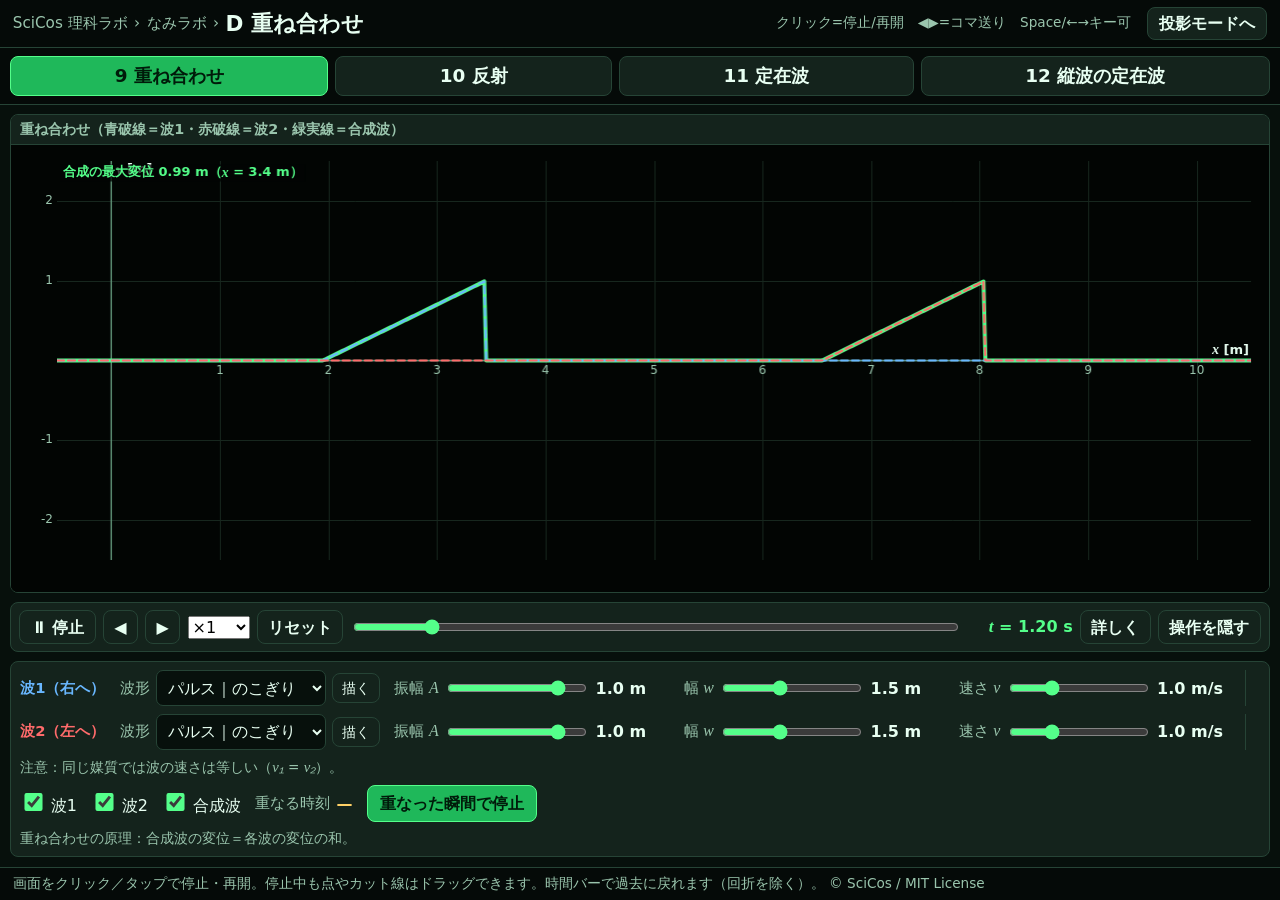
<file: superpose.html>
<!doctype html><html lang="ja"><head><meta charset="utf-8">
<meta name="viewport" content="width=device-width, initial-scale=1, maximum-scale=1, user-scalable=no">
<title>D 重ね合わせ - なみラボ</title>
<link rel="stylesheet" href="common.css">
<style>
  /* ページD ローカル補正（common.css は編集しない） */
  .panel.mid{min-height:300px}
  .panel.half{min-height:238px}
  .panel.tall{min-height:470px}
  .controls .ctlLabel.hdr{font-weight:900}
  .controls .btnMini{padding:.35rem .55rem;font-size:.85rem}
  /* 作図ステップの「なぜそうなるか」 */
  .controls .note.reason{color:var(--text);opacity:.92;line-height:1.55;font-size:.88rem}
  .controls .note.reason b{font-weight:800}
  /* 投影モード（白地・大きい文字）: 理由文は薄めず、図の高さを稼ぐ */
  html[data-mode=proj] .controls .note.reason{opacity:1;font-size:.95rem}
  html[data-mode=proj] .panel.mid{min-height:340px}
  html[data-mode=proj] .panel.half{min-height:270px}
  html[data-mode=proj] .panel.tall{min-height:600px}
  @media (max-width:760px){
    .panel.mid{min-height:240px}
    .panel.half{min-height:200px}
    .panel.tall{min-height:400px}
  }
</style>
</head><body>
<script src="common.js"></script>
<script>
(() => {
'use strict';
const { C, TAU, ui, Wave, fmt, clamp, PROJ, SC } = Nami;
/* 投影モードでは文字・線が SC 倍になるので、ページ側で px 指定している位置も同じだけ伸ばす */
const S = v => v * SC;
/* 半透明の補助線は白地だと沈むので、投影モードでは濃いめにする */
const GA = a => PROJ ? Math.min(1, a * 1.55) : a;
const dbg = (window.__nami_debug = window.__nami_debug || {});

/* ===================== ページD 共通: 波形セレクタ ===================== */
const SHAPES = [
  ['p:tri',   'パルス｜三角'],
  ['p:rect',  'パルス｜矩形'],
  ['p:saw',   'パルス｜のこぎり'],
  ['p:gauss', 'パルス｜ガウス'],
  ['p:sin1',  'パルス｜sin 1周期'],
  ['p:free',  'パルス｜自由描画'],
  ['c:sin',   '連続波｜正弦'],
  ['c:tri',   '連続波｜三角'],
  ['c:square','連続波｜矩形'],
  ['c:saw',   '連続波｜のこぎり']
];

/* 描いた点列 → u∈[-0.5,0.5] の関数サンプル（正規化・平滑化・両端0） */
function buildFree(pts) {
  if (!pts || pts.length < 4) return null;
  const ps = pts.slice().sort((a, b) => a.x - b.x);
  const xs = [], ys = [];
  for (const p of ps) {
    if (!isFinite(p.x) || !isFinite(p.y)) continue;
    if (xs.length && p.x - xs[xs.length - 1] < 1e-9) { ys[ys.length - 1] = (ys[ys.length - 1] + p.y) / 2; }
    else { xs.push(p.x); ys.push(p.y); }
  }
  if (xs.length < 4) return null;
  const xa = xs[0], xb = xs[xs.length - 1];
  if (xb - xa < 1e-6) return null;
  const N = 121, s = new Array(N);
  let j = 0;
  for (let i = 0; i < N; i++) {
    const xq = xa + (xb - xa) * i / (N - 1);
    while (j < xs.length - 2 && xs[j + 1] < xq) j++;
    const den = Math.max(1e-12, xs[j + 1] - xs[j]);
    s[i] = ys[j] + (ys[j + 1] - ys[j]) * clamp((xq - xs[j]) / den, 0, 1);
  }
  const e0 = s[0], e1 = s[N - 1];                     // 両端を0につなぐ（段差を直線で除く＝端のトゲを防ぐ）
  for (let i = 0; i < N; i++) s[i] -= e0 + (e1 - e0) * i / (N - 1);
  for (let pass = 0; pass < 2; pass++) {            // 移動平均3点（軽く2回）
    const src = s.slice();
    for (let i = 1; i < N - 1; i++) s[i] = (src[i - 1] + src[i] + src[i + 1]) / 3;
  }
  s[0] = 0; s[N - 1] = 0;
  let m = 0; for (const v of s) m = Math.max(m, Math.abs(v));
  if (m < 1e-9) return null;
  for (let i = 0; i < N; i++) s[i] /= m;            // 最大値1に正規化
  return s;
}
function freeFn(s) {
  const N = s.length;
  return u => {
    if (!(u > -0.5 && u < 0.5)) return 0;
    const q = (u + 0.5) * (N - 1), i = Math.floor(q), fr = q - i;
    return s[i] * (1 - fr) + s[Math.min(N - 1, i + 1)] * fr;
  };
}

/* 波形セレクタ本体（「描く」ボタン付き） */
function makePicker(parent, o) {
  const P = { value: o.value || 'p:saw', free: null, drawing: false, live: null, cv: null };
  const sel = ui.select(parent, {
    label: o.label || '波形', value: P.value, options: SHAPES,
    onChange: v => { P.value = v; if (v === 'p:free' && !P.free) start(); if (o.onChange) o.onChange(v); }
  });
  P.sel = sel;
  const btn = ui.button(sel.box, { label: '描く', className: 'btnMini', onClick: () => { sel.set('p:free', true); P.value = 'p:free'; if (o.onChange) o.onChange('p:free'); start(); } });
  btn.title = 'キャンバス上をドラッグして波形を描く（クリックだけで中止）';

  function start() {
    const cv = o.getCv && o.getCv(); if (!cv) return;
    P.cv = cv; P.drawing = true; P.live = [];
    if (o.sim) o.sim.pause();
    cv.onClick = null;                       // 描画モード中はクリック停止を無効化
    cv.onDragStart = (x, y) => { P.live = [{ x, y }]; };
    cv.onDrag = (x, y) => { if (P.live) P.live.push({ x, y }); };
    cv.onDragEnd = () => { const s = buildFree(P.live); if (s) P.free = s; end(); };
    cv.overlay.textContent = '描画モード：ドラッグで形を描く';
  }
  function end() {
    const cv = P.cv; P.drawing = false; P.live = null; P.cv = null;
    if (!cv) return;
    cv.onDragStart = null; cv.onDrag = null; cv.onDragEnd = null;
    cv.overlay.textContent = '';
    cv.onClick = () => o.sim.toggle();
  }
  P.startDraw = start;
  P.isPulse = () => P.value.charAt(0) === 'p';
  P.shape = () => P.value.slice(2);
  P.pulseFn = () => (P.value === 'p:free') ? (P.free ? freeFn(P.free) : Wave.pulse.tri) : (Wave.pulse[P.shape()] || Wave.pulse.tri);
  P.periodicFn = () => Wave.periodic[P.shape()] || Wave.periodic.sin;
  /* prm: {A, w, lam, v, dir, x0} → y(x,t) */
  P.y = prm => {
    if (P.isPulse()) {
      const f = P.pulseFn(), A = prm.A, w = Math.max(0.05, prm.w), x0 = prm.x0, v = prm.v, d = prm.dir;
      return (x, t) => A * f((x - x0 - d * v * t) / w);
    }
    const f = P.periodicFn(), A = prm.A, L = prm.lam, T = prm.lam / prm.v, d = prm.dir;
    return (x, t) => A * f(t / T - d * x / L);
  };
  P.drawLive = cv => {
    if (P.drawing && P.live && P.live.length > 1) cv.plotPts(P.live, { color: C.yellow, width: 2.5 });
  };
  return P;
}

/* 1つの波の操作子（波形・振幅・幅/波長・速さ・開始位置） */
function makeWaveCtl(ctx, parent, o) {
  const hdr = ui.group(parent, o.label);
  hdr.firstChild.className = 'ctlLabel hdr';
  hdr.firstChild.style.color = o.color;
  const P = makePicker(parent, { label: '波形', value: o.shape, getCv: o.getCv, sim: ctx.sim, onChange: upd });
  const sA = ui.slider(parent, { label: '振幅 A', min: -1.5, max: 1.5, step: 0.1, value: o.A, unit: 'm', digits: 1 });
  const sW = ui.slider(parent, { label: '幅 w', min: 0.5, max: 3.0, step: 0.1, value: o.w == null ? 1.5 : o.w, unit: 'm', digits: 1 });
  const sL = ui.slider(parent, { label: '波長 λ', min: 0.5, max: 4.0, step: 0.1, value: o.lam == null ? 2.0 : o.lam, unit: 'm', digits: 1 });
  const sV = ui.slider(parent, { label: '速さ v', min: 0.2, max: 3.0, step: 0.1, value: o.v == null ? 1.0 : o.v, unit: 'm/s', digits: 1 });
  const sX = ui.slider(ctx.detail, { label: o.label + ' 開始位置 x₀', min: -3, max: 13, step: 0.5, value: o.x0, unit: 'm', digits: 1 });
  function upd() {
    const p = P.isPulse();
    sW.box.style.display = p ? 'flex' : 'none';   // [hidden] は .controls .ctl{display:flex} に負けるため style で制御
    sL.box.style.display = p ? 'none' : 'flex';
    sX.box.style.display = p ? 'flex' : 'none';
  }
  upd();
  const prm = () => ({ A: sA.get(), w: sW.get(), lam: sL.get(), v: sV.get(), dir: o.dir, x0: sX.get() });
  return {
    P, prm, sA, sV, sW, sL, sX,
    y: () => P.y(prm()),
    period: () => (P.isPulse() ? sW.get() : sL.get()) / Math.max(0.05, sV.get())
  };
}

/* 文字が枠に収まるフォントサイズを返す（狭い画面で注記がはみ出さないように）。
   textPx は size を SC 倍して描くので、測るときも SC 倍で測る（戻り値は SC 倍前の size）。 */
function fitSize(cv, str, maxW, size, min = 9) {
  const g = cv.ctx; let s = size;
  while (s > min) { g.font = 'bold ' + (s * SC) + 'px system-ui,sans-serif'; if (g.measureText(str).width + S(10) <= maxW) break; s -= 0.5; }
  return s;
}

/* 壁の右（仮想領域）を薄く塗る（投影＝白地なので薄いグレー、手元＝薄い緑） */
const SHADE = PROJ ? 'rgba(0,0,0,0.08)' : 'rgba(154,197,173,0.09)';
function shadeRight(cv, xw) {
  const g = cv.ctx; g.save();
  g.fillStyle = SHADE;
  g.fillRect(cv.px(xw), cv.pad.t, Math.max(0, cv.px(cv.view.x1) - cv.px(xw)), cv.ih);
  g.restore();
}

/* 壁（実線）。投影モードは白地なので黒。手元モードは従来どおり明るい色 */
const WALL = PROJ ? C.text : '#e8fff2';

/* 「節」「腹」ラベルを x 昇順に置く。前に置いた文字と近すぎるものは間引く（投影モードは文字が大きく重なりやすい）。
   marks: [[x, 'n'|'a'], …]（順不同）／ Y: 文字の中心（px） */
function drawMarks(cv, marks, Y) {
  const minPx = S(26);
  const sorted = marks.slice().sort((p, q) => p[0] - q[0]);
  // 隣どうしが文字幅より詰まるときは「節」と「腹」を上下2段に分ける（片方だけ消えるのを防ぐ）
  let tight = false;
  for (let i = 1; i < sorted.length; i++) if (cv.px(sorted[i][0]) - cv.px(sorted[i - 1][0]) < minPx) { tight = true; break; }
  const last = { n: -1e9, a: -1e9 };
  for (const [x, kind] of sorted) {
    const X = cv.px(x);
    if (X - (tight ? last[kind] : Math.max(last.n, last.a)) < minPx) continue;
    last[kind] = X;
    cv.textPx(kind === 'n' ? '節' : '腹', X, Y - (tight && kind === 'a' ? S(18) : 0),
      { color: kind === 'n' ? C.node : C.anti, size: 13, bold: true });
  }
}

/* ブラケット＋ラベル。共通側の hbracket はラベル位置が px 固定（12px）で、
   投影モードの大きな文字だと線や目盛りに重なるので、投影時だけラベルを自前で置く。
   place: 'above'(既定) / 'below' / 'right' / 'left' */
function bracket(cv, x1, x2, y, label, o = {}) {
  if (!PROJ) { cv.hbracket(x1, x2, y, label, o); return; }
  cv.hbracket(x1, x2, y, null, o);
  const X1 = cv.px(x1), X2 = cv.px(x2), Y = cv.py(y), col = o.color || C.yellow, size = o.size || 13;
  const place = o.place || 'above';
  if (place === 'right') cv.textPx(label, X2 + S(9), Y, { color: col, bold: true, size, align: 'left' });
  else if (place === 'left') cv.textPx(label, X1 - S(9), Y, { color: col, bold: true, size, align: 'right' });
  else cv.textPx(label, (X1 + X2) / 2, Y + (place === 'below' ? S(13) : -S(13)), { color: col, bold: true, size });
}

const periodHolder = {};

/* ===================== D-9 重ね合わせ ===================== */
function buildSuperpose(ctx) {
  ctx.layout('1');
  const cv = ctx.canvas({ title: '重ね合わせ（青破線＝波1・赤破線＝波2・緑実線＝合成波）', className: 'mid' });
  const V = { x0: -0.5, x1: 10.5, y0: -3.0, y1: 3.0 };

  const w1 = makeWaveCtl(ctx, ctx.controls, { label: '波1（右へ）', color: C.wave1, shape: 'p:saw', A: 1.0, w: 1.5, lam: 2.0, v: 1.0, dir: +1, x0: 1.5, getCv: () => cv });
  ui.sep(ctx.controls);
  const w2 = makeWaveCtl(ctx, ctx.controls, { label: '波2（左へ）', color: C.wave2, shape: 'p:saw', A: 1.0, w: 1.5, lam: 2.0, v: 1.0, dir: -1, x0: 8.5, getCv: () => cv });
  ui.sep(ctx.controls);
  ui.note(ctx.controls, '注意：同じ媒質では波の速さは等しい（v₁ = v₂）。');

  const t1 = ui.toggle(ctx.controls, { label: '波1', checked: true });
  const t2 = ui.toggle(ctx.controls, { label: '波2', checked: true });
  const tS = ui.toggle(ctx.controls, { label: '合成波', checked: true });
  const ro = ui.readout(ctx.controls, { label: '重なる時刻', value: '—' });
  ui.buttons(ctx.controls, null, [{
    label: '重なった瞬間で停止', className: 'primary', onClick: () => {
      const p1 = w1.prm(), p2 = w2.prm();
      if (!(w1.P.isPulse() && w2.P.isPulse())) { ro.set('パルスのときだけ計算できます'); return; }
      const ts = (p2.x0 - p1.x0) / (p1.v + p2.v);
      if (!isFinite(ts) || ts < 0) { ro.set('重なりません'); return; }
      ctx.sim.setT(ts); ctx.sim.pause(); ro.set('t* = ' + fmt(ts, 2) + ' s');
    }
  }]);
  ui.note(ctx.controls, '重ね合わせの原理：合成波の変位＝各波の変位の和。');

  periodHolder.sup = () => Math.max(0.2, Math.min(w1.period(), w2.period()));

  /* パルスのリピート：両方のパルスが画面外へ出たら（＋1秒の余白）最初から。
     t >= T_loop になったフレームで sim.t 自体を 0 に戻す（時間バー・t 表示も巻き戻る）。連続波のときはリピートなし。 */
  function loopT() {
    if (!(w1.P.isPulse() && w2.P.isPulse())) return Infinity;
    const p1 = w1.prm(), p2 = w2.prm();
    const e1 = (V.x1 - p1.x0 + p1.w / 2) / Math.max(0.05, p1.v);   // 波1が右端を出る時刻
    const e2 = (p2.x0 + p2.w / 2 - V.x0) / Math.max(0.05, p2.v);   // 波2が左端を出る時刻
    return Math.max(1.0, Math.max(e1, e2) + 1.0);
  }
  const tLoop = t => { const TL = loopT(); return isFinite(TL) ? t - Math.floor(t / TL) * TL : t; };
  /* 描画の先頭で呼ぶ：1周したら時刻そのものを巻き戻し、そのフレームは戻した t で描く */
  const rewind = t => { const TL = loopT(); if (isFinite(TL) && t >= TL) { t -= Math.floor(t / TL) * TL; ctx.sim.setT(t); } return t; };

  dbg.superpose = {
    y1: (x, t) => w1.y()(x, t), y2: (x, t) => w2.y()(x, t),
    ySum: (x, t) => w1.y()(x, t) + w2.y()(x, t),
    tLoop, loopT,
    setShape1: v => { w1.P.sel.set(v); }, setShape2: v => { w2.P.sel.set(v); }
  };

  return {
    draw(tRaw) {
      const t = rewind(tRaw);
      const yM = Math.max(1.3, (Math.abs(w1.prm().A) + Math.abs(w2.prm().A)) * 1.25);
      cv.clear(); cv.setView({ x0: V.x0, x1: V.x1, y0: -yM, y1: yM });
      cv.axes({ xLabel: 'x [m]', yLabel: 'y [m]', xStep: 1 });
      const y1 = w1.y(), y2 = w2.y();
      cv.clip(() => {
        // 合成波を下に、成分波（破線）を上に重ねる
        if (tS.get()) cv.plot(x => y1(x, t) + y2(x, t), { color: C.wave, width: 4.0 });
        if (t1.get()) cv.plot(x => y1(x, t), { color: C.wave1, width: 2.2, dash: [7, 4] });
        if (t2.get()) cv.plot(x => y2(x, t), { color: C.wave2, width: 2.2, dash: [7, 4] });
        w1.P.drawLive(cv); w2.P.drawLive(cv);
      });
      // 最大変位の読み
      let mx = 0, mxx = 0;
      for (let x = V.x0; x <= V.x1; x += 0.02) { const s = y1(x, t) + y2(x, t); if (Math.abs(s) > Math.abs(mx)) { mx = s; mxx = x; } }
      cv.textPx('合成の最大変位 ' + fmt(mx, 2) + ' m（x = ' + fmt(mxx, 1) + ' m）', cv.pad.l + S(6), cv.pad.t + S(12), { align: 'left', color: C.wave, size: 13, bold: true });
      if (w1.P.drawing || w2.P.drawing) cv.textPx('ドラッグで波形を描いてください', cv.pad.l + S(6), cv.pad.t + S(30), { align: 'left', color: C.yellow, size: 13, bold: true });
    }
  };
}

/* ===================== D-R 反射 ===================== */
function buildReflect(ctx) {
  ctx.layout('1');
  const cvF = ctx.canvas({ title: '① 自由端（端が自由に動ける）', className: 'half' });
  const cvX = ctx.canvas({ title: '② 固定端（端が固定されている）', className: 'half' });
  const L = 8.0;
  const V = { x0: -0.5, x1: 11.0, y0: -2.6, y1: 2.6 };
  let step = 3;

  const inc = makeWaveCtl(ctx, ctx.controls, { label: '入射波（右へ）', color: C.wave1, shape: 'p:saw', A: 1.0, w: 1.5, lam: 2.0, v: 1.0, dir: +1, x0: 3.0, getCv: () => cvF });
  ui.sep(ctx.controls);
  const stepBtns = ui.buttons(ctx.controls, '作図ステップ', [
    { label: '0 入射波', onClick: () => setStep(0) },
    { label: '① 壁を無視して延長', onClick: () => setStep(1) },
    { label: '② 反射波をつくる', onClick: () => setStep(2) },
    { label: '③ 合成波', onClick: () => setStep(3) }
  ]);
  /* 作図の「なぜそうなるのか」＝手順と同じ画面に理由を置く（ステップごとに切り替え） */
  const REASON = [
    '',
    '<b>①なぜ延長するのか</b>：「もし壁がなかったら」の波（薄い線）が、折り返しのもとになる。',
    '<b style="color:' + C.node + '">②固定端</b>：端は動けない（変位が常に0）。<b>上下反転して折り返した仮想の波</b>なら、壁で入射波と打ち消し合って常に0になる。<br>' +
    '<b style="color:' + C.anti + '">②自由端</b>：端を引き戻す力がない。<b>線対称に折り返した仮想の波</b>なら、壁で同じ変位が重なって傾きが0になる。',
    '<b>③なぜ足すのか</b>：重ね合わせの原理。実際の波（緑）は入射波と反射波の変位の和。'
  ];
  const reasonBox = document.createElement('div'); reasonBox.style.display = 'contents'; ctx.controls.appendChild(reasonBox);
  function setReason(html) { reasonBox.textContent = ''; if (html) ui.note(reasonBox, html).classList.add('reason'); }
  function setStep(s) { step = s; stepBtns.forEach((b, i) => b.classList.toggle('active', i === s)); setReason(REASON[s]); }
  setStep(3);
  ui.sep(ctx.controls);
  const tI = ui.toggle(ctx.controls, { label: '入射波', checked: true });
  const tR = ui.toggle(ctx.controls, { label: '反射波', checked: true });
  const tS = ui.toggle(ctx.controls, { label: '合成波', checked: true });
  const roF = ui.readout(ctx.controls, { label: '自由端 壁の変位', value: '—' });
  const roX = ui.readout(ctx.controls, { label: '固定端 壁の変位', value: '—' });

  periodHolder.ref = () => Math.max(0.2, inc.period());

  /* パルスのリピート：反射したパルスが実領域（壁より左）を通り過ぎたら（＋1秒）最初から。t の純関数。 */
  function loopT() {
    if (!inc.P.isPulse()) return Infinity;
    const p = inc.prm();
    return Math.max(1.0, (2 * L - p.x0 + p.w / 2 - V.x0) / Math.max(0.05, p.v) + 1.0);
  }
  const tLoop = t => { const TL = loopT(); return isFinite(TL) ? t - Math.floor(t / TL) * TL : t; };
  /* 描画の先頭で呼ぶ：1周したら時刻そのものを巻き戻し、そのフレームは戻した t で描く */
  const rewind = t => { const TL = loopT(); if (isFinite(TL) && t >= TL) { t -= Math.floor(t / TL) * TL; ctx.sim.setT(t); } return t; };

  const yiFn = () => inc.y();
  const ySum = (end, x, t) => { const yi = yiFn(), s = (end === 'free' ? 1 : -1); return yi(x, t) + s * yi(2 * L - x, t); };
  dbg.reflect = {
    L, A: () => inc.prm().A, lam: () => inc.prm().lam, v: () => inc.prm().v,
    yi: (x, t) => yiFn()(x, t),
    ySum, tLoop, loopT,
    yWall: (end, t) => ySum(end, L, t),
    setShape: v => { inc.P.sel.set(v); },
    isPulse: () => inc.P.isPulse()
  };

  function drawEnd(cv, end, t) {
    const s = (end === 'free' ? 1 : -1);
    const yi = yiFn();
    cv.clear(); cv.setView(V);
    shadeRight(cv, L);
    cv.axes({ xLabel: 'x [m]', yLabel: 'y [m]', xStep: 1, yStep: 1 });
    cv.clip(() => {
      // ③ 合成波（下に敷く）
      if (step >= 3 && tS.get()) {
        cv.plot(x => ySum(end, x, t), { color: C.wave, width: 4.2, x0: V.x0, x1: L });
        cv.plot(x => ySum(end, x, t), { color: C.wave, width: 2.0, alpha: GA(0.3), x0: L, x1: V.x1 });
      }
      // ① 入射波
      if (tI.get()) {
        cv.plot(x => yi(x, t), { color: C.wave1, width: 2.6, dash: [7, 4], x0: V.x0, x1: L });
        if (step >= 1) cv.plot(x => yi(x, t), { color: C.wave1, width: 2.0, dash: [7, 4], alpha: GA(0.35), x0: L, x1: V.x1 });
      }
      // ② 反射波
      if (step >= 2 && tR.get()) {
        cv.plot(x => s * yi(2 * L - x, t), { color: C.wave2, width: 2.6, dash: [7, 4], x0: V.x0, x1: L });
        cv.plot(x => s * yi(x, t), { color: C.wave2, width: 2.0, dash: [3, 3], alpha: GA(0.35), x0: L, x1: V.x1 });
        // 折り返しの矢印（作図の意味が出るパルスのときだけ）
        let xp = null, best = inc.P.isPulse() ? 0 : Infinity;
        for (let x = L + 0.05; x <= V.x1; x += 0.05) { const v = Math.abs(s * yi(x, t)); if (v > best) { best = v; xp = x; } }
        if (xp != null && best > 0.08) {
          const yv = s * yi(xp, t);
          cv.arrow(xp, yv, 2 * L - xp, yv, { color: C.wave2, alpha: 0.85, width: 1.6, head: 9 });
          // 投影モードは文字が大きいので、矢印に重ならないよう px でずらし、
          // 壁の左下に出る y(L) の読みを避けて壁の右側へ寄せる（手元モードは従来どおり壁の真上／真下）
          const lp = PROJ
            ? { X: cv.px(L) + S(6), Y: cv.py(yv) + (yv >= 0 ? -S(14) : S(14)), align: 'left' }
            : { X: cv.px(L), Y: cv.py(yv + (yv >= 0 ? 0.34 : -0.34)), align: 'center' };
          cv.textPx('折り返す', lp.X, lp.Y, { align: lp.align, color: C.wave2, size: 12, bold: true });
        }
      }
    });
    // 壁
    cv.line(L, V.y0, L, V.y1, { color: WALL, width: 3 });
    const yw = ySum(end, L, t);
    if (end === 'free') {
      // 縦の棒を滑る輪（自由端）。輪の内側は背景色で抜く
      cv.dotPx(cv.px(L), cv.py(yw), 8, { color: PROJ ? '#ffffff' : '#0b1510', stroke: C.yellow, width: S(3) });
    } else {
      const g = cv.ctx; g.save(); g.strokeStyle = C.muted; g.lineWidth = 1.5 * SC;
      for (let k = 0; k < 9; k++) { const Y = cv.pad.t + cv.ih * k / 8; g.beginPath(); g.moveTo(cv.px(L), Y); g.lineTo(cv.px(L) + S(12), Y + S(10)); g.stroke(); }
      g.restore();
      cv.dot(L, 0, 6, { color: C.node, stroke: PROJ ? '#ffffff' : '#000' });
    }
    if (cv.px(V.x1) - cv.px(L) > S(90)) cv.textPx('仮想の領域', (cv.px(L) + cv.px(V.x1)) / 2, cv.pad.t + S(12), { color: C.muted, size: 12, bg: false });
    const head = end === 'free'
      ? (PROJ ? '自由端：壁は腹（最大 2A）' : '自由端：壁の位置は腹（変位の最大は 2A）')
      : (PROJ ? '固定端：壁は節（変位 0）' : '固定端：壁の位置は常に変位 0（節）');
    cv.textPx(head, cv.pad.l + S(6), cv.pad.t + S(12), { align: 'left', color: end === 'free' ? C.anti : C.node, size: fitSize(cv, head, cv.px(L) - cv.pad.l, 13), bold: true });
    cv.textPx('y(L) = ' + fmt(yw, 2) + ' m', cv.px(L) - S(8), cv.pad.t + cv.ih - S(10), { align: 'right', color: C.wave, size: 13, bold: true });
    // 作図ステップ②以降は「なぜその折り返しになるのか」を絵の上にも置く（投影では短く・1行下げる）
    if (step >= 2) {
      const wide = cv.iw > (PROJ ? 900 : 460);   // 投影は文字が大きいぶん、長い文を出すのは十分広いときだけ
      const why = end === 'free'
        ? (wide ? '端が自由に動ける（引き戻す力がない）→ 線対称に折り返す → 壁で同じ変位が重なり傾き0（最大 2A）'
                : '端が自由 → 線対称に折り返す → 壁で最大 2A')
        : (wide ? '端が動けない（変位が常に0）→ 上下反転して折り返す → 壁で打ち消し合って常に0'
                : '端は動けない → 上下反転して折り返す → 壁で0');
      cv.textPx(why, cv.pad.l + S(6), cv.pad.t + S(30),
        { align: 'left', color: end === 'free' ? C.anti : C.node, size: fitSize(cv, why, cv.iw - S(12), 12), bold: true });
    }
    inc.P.drawLive(cv);
    return yw;
  }

  return {
    draw(tRaw) {
      const t = rewind(tRaw);
      roF.set(fmt(drawEnd(cvF, 'free', t), 3) + ' m');
      roX.set(fmt(drawEnd(cvX, 'fixed', t), 3) + ' m');
    }
  };
}

/* ===================== D-10 定在波 ===================== */
function buildStanding(ctx) {
  ctx.layout('1');
  const cv = ctx.canvas({ title: '定在波', className: 'mid' });
  const V = { x0: -0.2, x1: 10.2, y0: -3.0, y1: 3.0 };
  const L = 8.0;   // 教材2の壁

  const mode = ui.select(ctx.controls, {
    label: 'モード', value: 'm1',
    options: [['m1', '教材1: 2つの進行波の重ね合わせ'], ['m2', '教材2: 反射でできる定在波']],
    onChange: () => sync()
  });

  /* --- 教材1 --- */
  const g1 = document.createElement('div'); g1.style.display = 'contents'; ctx.controls.appendChild(g1);
  const h1 = ui.group(g1, '波1（右へ）'); h1.firstChild.className = 'ctlLabel hdr'; h1.firstChild.style.color = C.wave1;
  const v1 = ui.slider(g1, { label: '速さ v₁', min: 0.2, max: 3.0, step: 0.05, value: 1.0, unit: 'm/s', digits: 2 });
  const a1 = ui.slider(g1, { label: '振幅 A₁', min: 0.0, max: 2.0, step: 0.05, value: 1.0, unit: 'm', digits: 2 });
  const L1 = ui.slider(g1, { label: '波長 λ₁', min: 0.5, max: 4.0, step: 0.1, value: 2.0, unit: 'm', digits: 1 });
  const f1 = { get: () => v1.get() / L1.get() };   // 振動数は導出量（f = v/λ）
  ui.sep(g1);
  const h2 = ui.group(g1, '波2（左へ）'); h2.firstChild.className = 'ctlLabel hdr'; h2.firstChild.style.color = C.wave2;
  const v2 = ui.slider(g1, { label: '速さ v₂', min: 0.2, max: 3.0, step: 0.05, value: 1.0, unit: 'm/s', digits: 2 });
  const a2 = ui.slider(g1, { label: '振幅 A₂', min: 0.0, max: 2.0, step: 0.05, value: 1.0, unit: 'm', digits: 2 });
  const L2 = ui.slider(g1, { label: '波長 λ₂', min: 0.5, max: 4.0, step: 0.1, value: 2.0, unit: 'm', digits: 1 });
  const f2 = { get: () => v2.get() / L2.get() };
  ui.buttons(g1, null, [{ label: '波2を波1にそろえる', onClick: () => { v2.set(v1.get()); a2.set(a1.get()); L2.set(L1.get()); } }]);
  ui.sep(g1);
  const t1 = ui.toggle(g1, { label: '波1', checked: true });
  const t2 = ui.toggle(g1, { label: '波2', checked: true });
  const tS = ui.toggle(g1, { label: '合成波', checked: true });
  const tE = ui.toggle(g1, { label: '包絡線', checked: true });
  const tM = ui.toggle(g1, { label: '節・腹', checked: true });
  const roN = ui.readout(g1, { label: '節の変位', value: '—' });
  const roL = ui.readout(g1, { label: '状態', value: '—' });
  ui.note(g1, '注意：同じ媒質では波の速さは等しい（v₁ = v₂）。');
  ui.formula(ctx.detail, '教材1の位相：y₁ + y₂ = A sin2π(t/T − x/λ) + A sin2π(t/T + x/λ) = <b>2A sin(2πt/T) · cos(2πx/λ)</b>　（和積の公式）');
  ui.note(ctx.detail, '時間の部分 sin(2πt/T) と場所の部分 cos(2πx/λ) が分かれる＝各点が振幅 2A cos(2πx/λ) で単振動する。');

  /* --- 教材2 --- */
  const g2 = document.createElement('div'); g2.style.display = 'contents'; ctx.controls.appendChild(g2);
  const endSel = ui.select(g2, { label: '壁の端', value: 'fixed', options: [['fixed', '固定端（節）'], ['free', '自由端（腹）']] });
  const lam2 = ui.slider(g2, { label: '波長 λ', min: 0.5, max: 4.0, step: 0.1, value: 2.0, unit: 'm', digits: 1 });
  const vel2 = ui.slider(g2, { label: '速さ v', min: 0.2, max: 3.0, step: 0.1, value: 1.0, unit: 'm/s', digits: 1 });
  const amp2 = ui.slider(g2, { label: '振幅 A', min: 0.1, max: 1.5, step: 0.1, value: 1.0, unit: 'm', digits: 1 });
  const tI2 = ui.toggle(g2, { label: '入射波', checked: true });
  const tR2 = ui.toggle(g2, { label: '反射波', checked: true });
  const tS2 = ui.toggle(g2, { label: '合成波', checked: true });
  const roW = ui.readout(g2, { label: '壁の変位', value: '—' });

  function sync() { const m = mode.get(); g1.style.display = (m === 'm1') ? 'contents' : 'none'; g2.style.display = (m === 'm2') ? 'contents' : 'none'; }
  sync();

  periodHolder.std = () => (mode.get() === 'm1' ? 1 / Math.max(0.05, f1.get()) : lam2.get() / Math.max(0.05, vel2.get()));

  /* 教材1 の式 */
  const lamOf = (v, f) => v / Math.max(0.05, f);
  const Y1 = (x, t) => a1.get() * Math.sin(TAU * (f1.get() * t - x / lamOf(v1.get(), f1.get())));
  const Y2 = (x, t) => a2.get() * Math.sin(TAU * (f2.get() * t + x / lamOf(v2.get(), f2.get())));
  const matched = () => Math.abs(v1.get() - v2.get()) < 1e-9 && Math.abs(a1.get() - a2.get()) < 1e-9 && Math.abs(f1.get() - f2.get()) < 1e-9;
  /* 教材2 の式 */
  const T2 = () => lam2.get() / Math.max(0.05, vel2.get());
  const Yi2 = (x, t) => amp2.get() * Math.sin(TAU * (t / T2() - x / lam2.get()));
  const Ys2 = (x, t) => { const s = endSel.get() === 'free' ? 1 : -1; return Yi2(x, t) + s * Yi2(2 * L - x, t); };

  dbg.standing = {
    y1: Y1, y2: Y2, ySum: (x, t) => Y1(x, t) + Y2(x, t),
    matched,
    lambda: () => lamOf(v1.get(), f1.get()),
    nodes: () => { const lam = lamOf(v1.get(), f1.get()), out = []; for (let x = lam / 4; x <= V.x1; x += lam / 2) out.push(x); return out; },
    setA2: v => a2.set(v), setV2: v => v2.set(v), setL2: v => L2.set(v), setF2: v => L2.set(v2.get() / v),
    align: () => { v2.set(v1.get()); a2.set(a1.get()); L2.set(L1.get()); },
    mode: v => mode.set(v),
    setEnd: v => endSel.set(v),
    ySum2: (x, t) => Ys2(x, t), yi2: (x, t) => Yi2(x, t), wallL: L,
    yWall2: t => Ys2(L, t)
  };

  function draw1(t) {
    cv.setTitle('教材1: 2つの進行波の重ね合わせ');
    cv.clear(); cv.setView(V);
    cv.axes({ xLabel: 'x [m]', yLabel: 'y [m]', xStep: 1, yStep: 1 });
    const lam = lamOf(v1.get(), f1.get()), A = a1.get(), ok = matched();
    const ghost = ok ? 1 : GA(0.35);   // 不一致でも「波1の条件で計算した節・腹の位置」を薄く残す
    cv.clip(() => {
      if (tE.get()) {
        const ea = ok ? GA(.75) : GA(.26);
        cv.plot(x => 2 * A * Math.cos(TAU * x / lam), { color: C.guide, width: 1.6, dash: [5, 5], alpha: ea });
        cv.plot(x => -2 * A * Math.cos(TAU * x / lam), { color: C.guide, width: 1.6, dash: [5, 5], alpha: ea });
      }
      if (tS.get()) cv.plot(x => Y1(x, t) + Y2(x, t), { color: C.wave, width: 4.0 });
      if (t1.get()) cv.plot(x => Y1(x, t), { color: C.wave1, width: 2.0, dash: [7, 4] });
      if (t2.get()) cv.plot(x => Y2(x, t), { color: C.wave2, width: 2.0, dash: [7, 4] });
      if (tM.get()) {
        const g = cv.ctx; g.save(); g.globalAlpha = ghost;
        const xEnd = V.x1 - (PROJ ? 0.8 : 0.45);   // 右端の x 軸ラベルに重ねない（投影は文字が大きい）
        const marks = [];
        for (let x = lam / 4; x <= xEnd; x += lam / 2) marks.push([x, 'n']);
        for (let x = 0; x <= xEnd; x += lam / 2) marks.push([x, 'a']);
        drawMarks(cv, marks, cv.py(0) - S(11));
        g.restore();
        // 不一致のとき：節のはずの位置で実際の変位が0でないことを線で示す
        if (!ok) {
          for (let xn = lam / 4; xn <= V.x1; xn += lam / 2) {
            const yn = Y1(xn, t) + Y2(xn, t);
            cv.line(xn, 0, xn, yn, { color: C.wave2, width: 2 });
            cv.dot(xn, yn, 4, { color: C.wave2 });
          }
        }
      }
    });
    if (ok) {
      // 投影モードはラベルをブラケットの右へ（上に置くと波や y 軸の目盛りに重なる）
      bracket(cv, lam / 4, lam / 4 + lam / 2, -2.35, '節と節の間隔 λ/2 = ' + fmt(lam / 2, 2) + ' m', { color: C.guide, place: 'right' });
      if (cv.iw > S(600)) cv.textPx('包絡線 ±2A cos(2πx/λ)　（2A = ' + fmt(2 * A, 2) + ' m）', cv.pad.l + S(6), cv.pad.t + S(12), { align: 'left', color: C.guide, size: 12, bold: true });
      const xn = lam / 4, yn = Y1(xn, t) + Y2(xn, t);
      roN.set(fmt(yn, 6) + ' m（x = ' + fmt(xn, 2) + ' m）');
      roL.set('定在波（3つが一致）');
      cv.textPx('定在波：節は動かない', cv.pad.l + cv.iw - S(6), cv.pad.t + S(12), { align: 'right', color: C.wave, size: 13, bold: true });
    } else {
      const xn = lam / 4, yn = Y1(xn, t) + Y2(xn, t);
      roN.set(fmt(yn, 6) + ' m（x = ' + fmt(xn, 2) + ' m）');
      roL.set('定在波ではありません');
      const ng = PROJ ? '定在波ではありません' : '速さ・振幅・波長が一致していないので定在波ではありません';
      cv.textPx(ng, cv.pad.l + cv.iw - S(6), cv.pad.t + S(12), { align: 'right', color: C.wave2, size: 13, bold: true });
      const msg = PROJ ? '薄い「節」「腹」＝波1の条件での位置。節のはずでも変位が0でない（赤い線）'
        : '薄い「節」「腹」＝波1の条件で計算した位置。節のはずの場所でも変位が0になっていない（赤い線）';
      cv.textPx(msg, cv.pad.l + S(6), cv.pad.t + S(30), { align: 'left', color: C.muted, size: fitSize(cv, msg, cv.iw - S(12), 12) });
    }
  }

  function draw2(t) {
    const end = endSel.get(), s = end === 'free' ? 1 : -1, lam = lam2.get(), A = amp2.get();
    cv.setTitle('教材2: 反射でできる定在波（' + (end === 'free' ? '自由端' : '固定端') + '）');
    cv.clear(); cv.setView(V);
    shadeRight(cv, L);
    cv.axes({ xLabel: 'x [m]', yLabel: 'y [m]', xStep: 1, yStep: 1 });
    cv.clip(() => {
      if (tS2.get()) cv.plot(x => Ys2(x, t), { color: C.wave, width: 4.0, x0: V.x0, x1: L });
      if (tI2.get()) {
        cv.plot(x => Yi2(x, t), { color: C.wave1, width: 2.0, dash: [7, 4], x0: V.x0, x1: L });
        cv.plot(x => Yi2(x, t), { color: C.wave1, width: 1.6, dash: [7, 4], alpha: GA(.3), x0: L, x1: V.x1 });
      }
      if (tR2.get()) cv.plot(x => s * Yi2(2 * L - x, t), { color: C.wave2, width: 2.0, dash: [7, 4], x0: V.x0, x1: L });
      const envF = end === 'free' ? Math.cos : Math.sin;   // 自由端は壁が腹 → cos 型の包絡線
      cv.plot(x => 2 * A * Math.abs(envF(TAU * (L - x) / lam)), { color: C.guide, width: 1.4, dash: [5, 5], alpha: GA(.55), x0: V.x0, x1: L });
      cv.plot(x => -2 * A * Math.abs(envF(TAU * (L - x) / lam)), { color: C.guide, width: 1.4, dash: [5, 5], alpha: GA(.55), x0: V.x0, x1: L });
      // 壁からの節・腹（λ/4 刻み）
      const marks = [];
      const nodeOff = (end === 'free') ? lam / 4 : 0;   // 壁から節までの距離
      for (let d = nodeOff; d <= L - V.x0; d += lam / 2) { if (L - d >= V.x0) marks.push([L - d, 'n']); }
      const antiOff = (end === 'free') ? 0 : lam / 4;
      for (let d = antiOff; d <= L - V.x0; d += lam / 2) { if (L - d >= V.x0) marks.push([L - d, 'a']); }
      drawMarks(cv, marks, cv.py(0) - S(11));
    });
    cv.line(L, V.y0, L, V.y1, { color: WALL, width: 3 });
    // 投影モードはラベルを線の左右に振り分ける（上に置くと 2 本のラベルどうしが重なる）
    bracket(cv, L - lam / 4, L, 2.05, 'λ/4', { color: C.guide, place: 'right' });
    bracket(cv, L - lam / 2, L, 2.45, 'λ/2', { color: C.guide, place: 'left' });
    const head2 = end === 'free'
      ? (PROJ ? '自由端：壁が腹（最大 2A = ' + fmt(2 * A, 1) + ' m）' : '自由端：壁が腹（変位の最大 2A = ' + fmt(2 * A, 1) + ' m）')
      : '固定端：壁が節（常に変位 0）';
    cv.textPx(head2, cv.pad.l + S(6), cv.pad.t + S(12), { align: 'left', color: end === 'free' ? C.anti : C.node, size: fitSize(cv, head2, cv.px(L) - cv.pad.l, 13), bold: true });
    if (cv.px(V.x1) - cv.px(L) > S(90)) cv.textPx('仮想の領域', (cv.px(L) + cv.px(V.x1)) / 2, cv.pad.t + S(12), { color: C.muted, size: 12, bg: false });
    roW.set(fmt(Ys2(L, t), 3) + ' m');
  }

  return { draw(t) { if (mode.get() === 'm1') draw1(t); else draw2(t); } };
}

/* ===================== D-11 縦波の定在波 ===================== */
function buildLT(ctx) {
  ctx.layout('1');
  const cv = ctx.canvas({ title: '縦波の定在波（①玉列 ②変位 ③媒質の速度 ④疎密）', className: 'tall' });
  const X0 = 0, X1 = 8, DX = 0.25;

  const sLam = ui.slider(ctx.controls, { label: '波長 λ', min: 1.0, max: 4.0, step: 0.5, value: 2.0, unit: 'm', digits: 1 });
  const sT = ui.slider(ctx.controls, { label: '周期 T', min: 1.0, max: 4.0, step: 0.5, value: 2.0, unit: 's', digits: 1 });
  const sA = ui.slider(ctx.controls, { label: '振幅 A', min: 0.01, max: 0.12, step: 0.005, value: 0.075, unit: 'm', digits: 3 });
  const tM = ui.toggle(ctx.controls, { label: '節・腹の縦線', checked: true });
  const tL = ui.toggle(ctx.controls, { label: '疎・密ラベル', checked: true });
  const tC = ui.toggle(ctx.controls, { label: '成分波を表示（②）', checked: false });
  ui.formula(ctx.detail, '疎密（圧力）∝ −∂ξ/∂x　／　媒質の速度 = ∂ξ/∂t');
  ui.note(ctx.detail, '定在波 ξ は、右へ進む縦波 ξ₁ と左へ進む縦波 ξ₂ の和。');

  periodHolder.lt = () => sT.get();

  /* 定在波は「右へ進む縦波」と「左へ進む縦波」の和として計算する（閉じた式は直描きしない）。
     ξ₁ = A sin2π(t/T − x/λ)（右へ）、ξ₂ = −A sin2π(t/T + x/λ)（左へ：固定端の反射で位相がπずれた波）
     和 = −2A cos(2πt/T) sin(2πx/λ) → x = 0, λ/2, λ, … が節。 */
  const XI1 = (x, t, lam, T, A) => A * Math.sin(TAU * (t / T - x / lam));
  const XI2 = (x, t, lam, T, A) => -A * Math.sin(TAU * (t / T + x / lam));
  const XI = (x, t, lam, T, A) => XI1(x, t, lam, T, A) + XI2(x, t, lam, T, A);
  /* 速度・疎密も成分波ごとの微分の和（∂ξ/∂t と −∂ξ/∂x） */
  const VX1 = (x, t, lam, T, A) => A * (TAU / T) * Math.cos(TAU * (t / T - x / lam));
  const VX2 = (x, t, lam, T, A) => -A * (TAU / T) * Math.cos(TAU * (t / T + x / lam));
  const VX = (x, t, lam, T, A) => VX1(x, t, lam, T, A) + VX2(x, t, lam, T, A);
  const DN1 = (x, t, lam, T, A) => A * (TAU / lam) * Math.cos(TAU * (t / T - x / lam));
  const DN2 = (x, t, lam, T, A) => A * (TAU / lam) * Math.cos(TAU * (t / T + x / lam));
  const DENS = (x, t, lam, T, A) => DN1(x, t, lam, T, A) + DN2(x, t, lam, T, A);

  dbg.ltstanding = {
    xi: (x, t) => XI(x, t, sLam.get(), sT.get(), sA.get()),
    xi1: (x, t) => XI1(x, t, sLam.get(), sT.get(), sA.get()),
    xi2: (x, t) => XI2(x, t, sLam.get(), sT.get(), sA.get()),
    vx: (x, t) => VX(x, t, sLam.get(), sT.get(), sA.get()),
    dens: (x, t) => DENS(x, t, sLam.get(), sT.get(), sA.get()),
    lambda: () => sLam.get(),
    components: b => tC.set(b)
  };

  const PADL = 58, PADR = 14, TOP = 2, BOT = 2;
  /* 4段に区切る。setPad は値を SC 倍するので、実ピクセルで決めたい上下の余白は SC で割って渡す
     （割らないと投影モードで帯が 1.6 倍ずれて図が崩れる）。左右は文字が大きくなるぶん SC 倍のままでよい。 */
  function band(k) {
    const bh = (cv.h - TOP - BOT) / 4, y0 = TOP + k * bh;
    const padT = Math.round(y0) + S(17), padB = Math.round(cv.h - (y0 + bh)) + S(6);
    cv.setPad({ l: PADL, r: PADR, t: padT / SC, b: padB / SC });
    return { top: Math.round(y0), bh, labelY: Math.round(y0) + S(9) };
  }

  return {
    draw(t) {
      const lam = sLam.get(), T = sT.get(), A = sA.get();
      cv.clear();
      const xi = x => XI(x, t, lam, T, A);
      const vy = x => VX(x, t, lam, T, A);
      const dn = x => DENS(x, t, lam, T, A);
      const yMax = 2 * A * 1.45, vMax = 2 * A * (TAU / T) * 1.45, dMax = 2 * A * (TAU / lam) * 1.45;

      /* ① 玉列 */
      let b = band(0);
      cv.setView({ x0: X0 - 0.3, x1: X1 + 0.3, y0: -1, y1: 1 });
      cv.axes({ xAxis: true, yAxis: false, grid: false, xTicks: false, yTicks: false });
      cv.textPx('① 縦波の玉列（媒質の粒子）', cv.pad.l + S(2), b.labelY, { align: 'left', color: C.muted, size: 12, bg: false });
      cv.clip(() => {
        for (let x = X0; x <= X1 + 1e-9; x += DX) {
          const near = Math.abs(Math.sin(TAU * x / lam)) > 0.99;
          cv.dot(x + xi(x), 0, 4.5, { color: near ? C.anti : C.text });
        }
      });
      if (tL.get()) {
        for (let x = 0; x <= X1 + 1e-9; x += lam / 2) {
          const d = dn(x);
          if (Math.abs(d) < 1e-6) continue;
          cv.text(d > 0 ? '密' : '疎', x, 0.62, { color: d > 0 ? C.dens : C.muted, size: 14, bold: true });
        }
      }
      const bandTop = cv.pad.t - S(15);

      /* ② 変位 */
      b = band(1);
      cv.setView({ x0: X0 - 0.3, x1: X1 + 0.3, y0: -yMax, y1: yMax });
      cv.axes({ yLabel: 'ξ [m]', grid: false, xTicks: false });
      cv.textPx('② 変位の横波表示（右向きの変位を上に）', cv.pad.l + S(2), b.labelY, { align: 'left', color: C.muted, size: 12, bg: false });
      cv.clip(() => {
        cv.plot(x => 2 * A * Math.sin(TAU * x / lam), { color: C.guide, width: 1.3, dash: [5, 5], alpha: GA(.5) });
        cv.plot(x => -2 * A * Math.sin(TAU * x / lam), { color: C.guide, width: 1.3, dash: [5, 5], alpha: GA(.5) });
        if (tC.get()) {
          cv.plot(x => XI1(x, t, lam, T, A), { color: C.wave1, width: 1.8, dash: [7, 4] });
          cv.plot(x => XI2(x, t, lam, T, A), { color: C.wave2, width: 1.8, dash: [7, 4] });
        }
        cv.plot(xi, { color: C.wave, width: 3.2 });
      });
      if (tC.get()) {
        const lg = '青破線 ξ₁（右へ）＋ 赤破線 ξ₂（左へ）＝ 緑の定在波';
        cv.textPx(lg, cv.pad.l + cv.iw - S(4), b.labelY, { align: 'right', color: C.muted, size: fitSize(cv, lg, cv.iw * 0.6, 12) });
      }
      const markY = cv.py(0);
      const markPx = [];
      for (let x = 0; x <= X1 + 1e-9; x += lam / 2) markPx.push(['n', cv.px(x)]);
      for (let x = lam / 4; x <= X1 + 1e-9; x += lam / 2) markPx.push(['a', cv.px(x)]);

      /* ③ 速度 */
      b = band(2);
      cv.setView({ x0: X0 - 0.3, x1: X1 + 0.3, y0: -vMax, y1: vMax });
      cv.axes({ yLabel: 'v [m/s]', grid: false, xTicks: false });
      cv.textPx('③ 媒質の速度 ∂ξ/∂t', cv.pad.l + S(2), b.labelY, { align: 'left', color: C.muted, size: 12, bg: false });
      cv.clip(() => { cv.plot(vy, { color: C.vel, width: 3.0 }); });

      /* ④ 疎密 */
      b = band(3);
      cv.setView({ x0: X0 - 0.3, x1: X1 + 0.3, y0: -dMax, y1: dMax });
      cv.axes({ yLabel: '圧力', xLabel: 'x [m]', grid: false, xStep: 1 });
      cv.textPx('④ 疎密（圧力変化 ∝ −∂ξ/∂x　上＝密・下＝疎）', cv.pad.l + S(2), b.labelY, { align: 'left', color: C.muted, size: 12, bg: false });
      cv.clip(() => { cv.plot(dn, { color: C.dens, width: 3.0 }); });
      const bandBot = cv.pad.t + cv.ih;

      /* 節・腹の縦線とマーカー（①〜④を貫通）。縦線は全部引き、文字だけ詰まるときは間引く */
      if (tM.get()) {
        let lastX = -1e9;
        for (const [kind, X] of markPx.slice().sort((p, q) => p[1] - q[1])) {
          cv.linePx(X, bandTop, X, bandBot, { color: kind === 'n' ? C.node : C.anti, width: 1.2, dash: [4, 4], alpha: PROJ ? .5 : .35 });
          if (X - lastX < S(26)) continue;
          lastX = X;
          cv.textPx(kind === 'n' ? '節' : '腹', X, markY, { color: kind === 'n' ? C.node : C.anti, size: 13, bold: true });
        }
      }
    }
  };
}

/* ===================== init ===================== */
Nami.init({
  title: 'D 重ね合わせ',
  tabs: [
    { id: 'superpose', label: '9 重ね合わせ', period: () => (periodHolder.sup ? periodHolder.sup() : 2), build: buildSuperpose },
    { id: 'reflect', label: '10 反射', period: () => (periodHolder.ref ? periodHolder.ref() : 2), build: buildReflect },
    { id: 'standing', label: '11 定在波', period: () => (periodHolder.std ? periodHolder.std() : 2), build: buildStanding },
    { id: 'ltstanding', label: '12 縦波の定在波', period: () => (periodHolder.lt ? periodHolder.lt() : 2), build: buildLT }
  ]
});
})();
</script></body></html>
</file>
<file: common.css>
/* なみラボ 共通スタイル（おとラボと同パレット） */
:root{
  --bg:#07100c; --bg2:#050a08; --panel:#101a15; --panel2:#14231c; --panel3:#0a1210; --canvas:#020503; --line:#264436;
  --text:#e8fff2; --muted:#9ac5ad; --green:#54ff8a; --green2:#1fb85a; --onGreen:#001b0a;
  --red:#ff6b6b; --yellow:#ffd166; --blue:#69b7ff; --orange:#ffa64d; --purple:#c792ff; --cyan:#4dd0e1;
  --statusBg:rgba(0,0,0,.5); --shadow:#000;
}
/* 投影モード（白地・黒字・濃い色・大きい文字）。common.js が html[data-mode=proj] を立てる */
html[data-mode=proj]{
  --bg:#ffffff; --bg2:#f0f3f1; --panel:#ffffff; --panel2:#eef2ef; --panel3:#e8ede9; --canvas:#ffffff; --line:#9fb0a5;
  --text:#111111; --muted:#2f3a34; --green:#0a7d2c; --green2:#1a9a3a; --onGreen:#ffffff;
  --red:#c8102e; --yellow:#8a5a00; --blue:#1d4fc4; --orange:#c65a00; --purple:#6a1fb5; --cyan:#00796b;
  --statusBg:rgba(255,255,255,.85); --shadow:#fff;
  font-size:118%;
}
html[data-mode=proj] .panelTitle{font-size:1.05rem;color:var(--text)}
html[data-mode=proj] .controls .ctlLabel,html[data-mode=proj] .controls .note{color:var(--text)}
html[data-mode=proj] .controls .formula b{color:var(--green)}
html[data-mode=proj] button{font-weight:700}
header.top .modeBtn{margin-left:.4rem;font-weight:800;padding:.35rem .7rem}
*{box-sizing:border-box}
[hidden]{display:none !important}
/* 物理の変数＝斜体（数式エディタ風のセリフ体）。単位・関数名は立体のまま */
i{font-family:"Times New Roman","Cambria Math","STIX Two Math","Latin Modern Math",Times,serif;font-style:italic;font-size:1.08em}
html{height:100%}
body{margin:0;min-height:100%;background:var(--bg);color:var(--text);font-family:system-ui,-apple-system,"Segoe UI","Hiragino Sans","Noto Sans JP",sans-serif}
body{display:flex;flex-direction:column;overflow-x:hidden}
button,input,select{font:inherit}
button{border:1px solid var(--line);background:var(--panel2);color:var(--text);border-radius:8px;padding:.5rem .75rem;cursor:pointer;line-height:1.2}
button:active{transform:translateY(1px)}
button.active{background:var(--green2);border-color:var(--green);color:var(--onGreen)}
button.primary{background:var(--green2);border-color:var(--green);color:var(--onGreen);font-weight:800}
a{color:var(--blue)}

/* ヘッダー */
header.top{display:flex;align-items:center;gap:.6rem;padding:.45rem .8rem;background:var(--bg2);border-bottom:1px solid var(--line);flex-wrap:wrap}
header.top .crumb{color:var(--muted);font-size:.95rem;display:flex;gap:.4rem;align-items:center;flex-wrap:wrap}
header.top .crumb a{color:var(--muted);text-decoration:none}
header.top .crumb a:hover{color:var(--text)}
header.top .title{font-weight:900;font-size:clamp(1.05rem,2.4vw,1.35rem);color:var(--text)}
header.top .right{margin-left:auto;color:var(--muted);font-size:.85rem}

/* タブ */
nav.tabs{display:flex;gap:.45rem;padding:.5rem .65rem;background:var(--bg2);border-bottom:1px solid var(--line);overflow-x:auto}
nav.tabs button{flex:1 0 auto;font-weight:800;font-size:clamp(.95rem,2.2vw,1.15rem);white-space:nowrap}

/* ビュー */
main{flex:1 0 auto;display:flex;flex-direction:column}
.view{display:none;flex:1;min-height:0;flex-direction:column;padding:.6rem;gap:.55rem}
.view.show{display:flex}

/* 操作子を右列に置くレイアウト（大きな1枚の図が主役のタブ用: ctx.layout('side')） */
.view.side.show{display:grid;grid-template-columns:minmax(0,1fr) minmax(230px,300px);grid-template-areas:"stage ctl" "bar bar" "detail detail";align-items:stretch}
.view.side .stage{grid-area:stage;min-height:0}
.view.side .timebar{grid-area:bar}
.view.side .controls:not(.detail){grid-area:ctl;flex-direction:column;align-items:stretch;overflow:auto;align-content:flex-start}
.view.side .controls:not(.detail) .ctl{flex-direction:row;flex-wrap:wrap}
.view.side .controls:not(.detail) input[type=range]{flex:1;min-width:0;width:auto}
.view.side .controls:not(.detail) .note{flex-basis:auto}
.view.side .controls:not(.detail) .sep{width:auto;height:1px;align-self:auto}
.view.side .controls.detail{grid-area:detail}
@media (max-width:760px){.view.side.show{display:flex}}

/* 描画面（グリッド） */
.stage{display:grid;gap:.55rem;grid-template-columns:1fr;flex:1 0 auto;min-height:0}
.stage.cols2{grid-template-columns:1fr 1fr}
.stage.cols3{grid-template-columns:1fr 1fr 1fr}
.stage.hasMax{grid-template-columns:1fr !important}
.panel{position:relative;background:var(--panel);border:1px solid var(--line);border-radius:8px;display:flex;flex-direction:column;overflow:hidden;min-height:200px}
.panel.max{min-height:70vh}
.panel.hiddenByMax{display:none}
.panelTitle{padding:.3rem .6rem;font-size:.9rem;font-weight:700;color:var(--muted);border-bottom:1px solid var(--line);background:var(--panel2);cursor:pointer;user-select:none;-webkit-user-select:none}
.panel canvas{display:block;width:100%;flex:1 1 0;height:0;min-height:160px;touch-action:none;background:var(--canvas);cursor:pointer}
.panel .overlay{position:absolute;right:.5rem;top:.35rem;pointer-events:none;color:var(--yellow);font-weight:800;font-size:clamp(.95rem,2vw,1.2rem);text-shadow:0 0 6px var(--shadow)}
.panel .overlayTL{position:absolute;left:.5rem;top:2rem;pointer-events:none;color:var(--muted);font-size:.85rem;text-shadow:0 0 6px var(--shadow)}
.status{position:absolute;left:.6rem;bottom:.5rem;color:var(--yellow);font-weight:800;background:var(--statusBg);padding:.2rem .45rem;border-radius:6px;pointer-events:none;font-size:.9rem}

/* 時間バー */
.timebar{display:flex;gap:.45rem;align-items:center;flex-wrap:wrap;padding:.45rem .55rem;border:1px solid var(--line);border-radius:8px;background:var(--panel2)}
.timebar button{padding:.4rem .65rem;font-weight:800}
.timebar input[type=range]{flex:1;min-width:120px;accent-color:var(--green)}
.timebar .tval{min-width:6.5rem;text-align:right;font-variant-numeric:tabular-nums;color:var(--green);font-weight:800}
.timebar .detailBtn{margin-left:auto}

/* 操作パネル */
.controls{display:flex;gap:.5rem .9rem;align-items:center;flex-wrap:wrap;padding:.5rem .6rem;border:1px solid var(--line);border-radius:8px;background:var(--panel2)}
.controls.detail{border-style:dashed;background:var(--panel3)}
.controls .ctl{display:flex;gap:.4rem;align-items:center;flex-wrap:wrap}
.controls .ctlLabel{color:var(--muted);font-size:.92rem;white-space:nowrap}
.controls .sep{width:1px;align-self:stretch;background:var(--line)}
.controls input[type=range]{width:140px;accent-color:var(--green)}
.controls .val{min-width:4.6rem;font-variant-numeric:tabular-nums;color:var(--text);font-weight:700}
.controls input[type=checkbox]{width:1.15rem;height:1.15rem;accent-color:var(--green)}
.controls select{background:var(--bg);color:var(--text);border:1px solid var(--line);border-radius:7px;padding:.4rem}
.controls input[type=number]{width:6rem;background:var(--bg);color:var(--text);border:1px solid var(--line);border-radius:7px;padding:.4rem}
.controls .note{color:var(--muted);font-size:.85rem;flex-basis:100%}
.controls .readout{font-weight:800;color:var(--yellow);font-variant-numeric:tabular-nums}
.controls .formula{font-family:"Cambria Math","STIX Two Math","Latin Modern Math",Georgia,serif;font-size:clamp(1rem,2.2vw,1.25rem);color:var(--text);flex-basis:100%;line-height:1.7}
.controls .formula b{color:var(--green);font-weight:700}
.swatch{display:inline-block;width:.9rem;height:.9rem;border-radius:3px;vertical-align:-.1rem;margin-right:.25rem}

footer{padding:.45rem .8rem;color:var(--muted);background:var(--bg2);border-top:1px solid var(--line);font-size:.85rem}

/* TOP（カード） */
.cards{display:grid;grid-template-columns:repeat(auto-fill,minmax(260px,1fr));gap:.8rem;padding:1rem;max-width:1100px;margin:0 auto;width:100%}
.card{display:block;background:var(--panel);border:1px solid var(--line);border-radius:10px;padding:.9rem 1rem;color:var(--text);text-decoration:none}
.card:hover{border-color:var(--green)}
.card h2{margin:0 0 .35rem;font-size:1.15rem}
.card p{margin:0;color:var(--muted);font-size:.92rem;line-height:1.5}
.card .tabsList{margin-top:.5rem;display:flex;flex-wrap:wrap;gap:.3rem}
.card .tabsList span{font-size:.8rem;border:1px solid var(--line);border-radius:6px;padding:.1rem .4rem;color:var(--muted)}
.lead{padding:1rem 1rem 0;max-width:1100px;margin:0 auto;width:100%;color:var(--muted)}

@media (max-width:760px){
  .stage.cols2,.stage.cols3{grid-template-columns:1fr}
  .view{padding:.45rem;gap:.45rem}
  .controls input[type=range]{width:120px}
  .panel{min-height:170px}
  nav.tabs button{font-size:.9rem;padding:.45rem .55rem}
}
</file>
